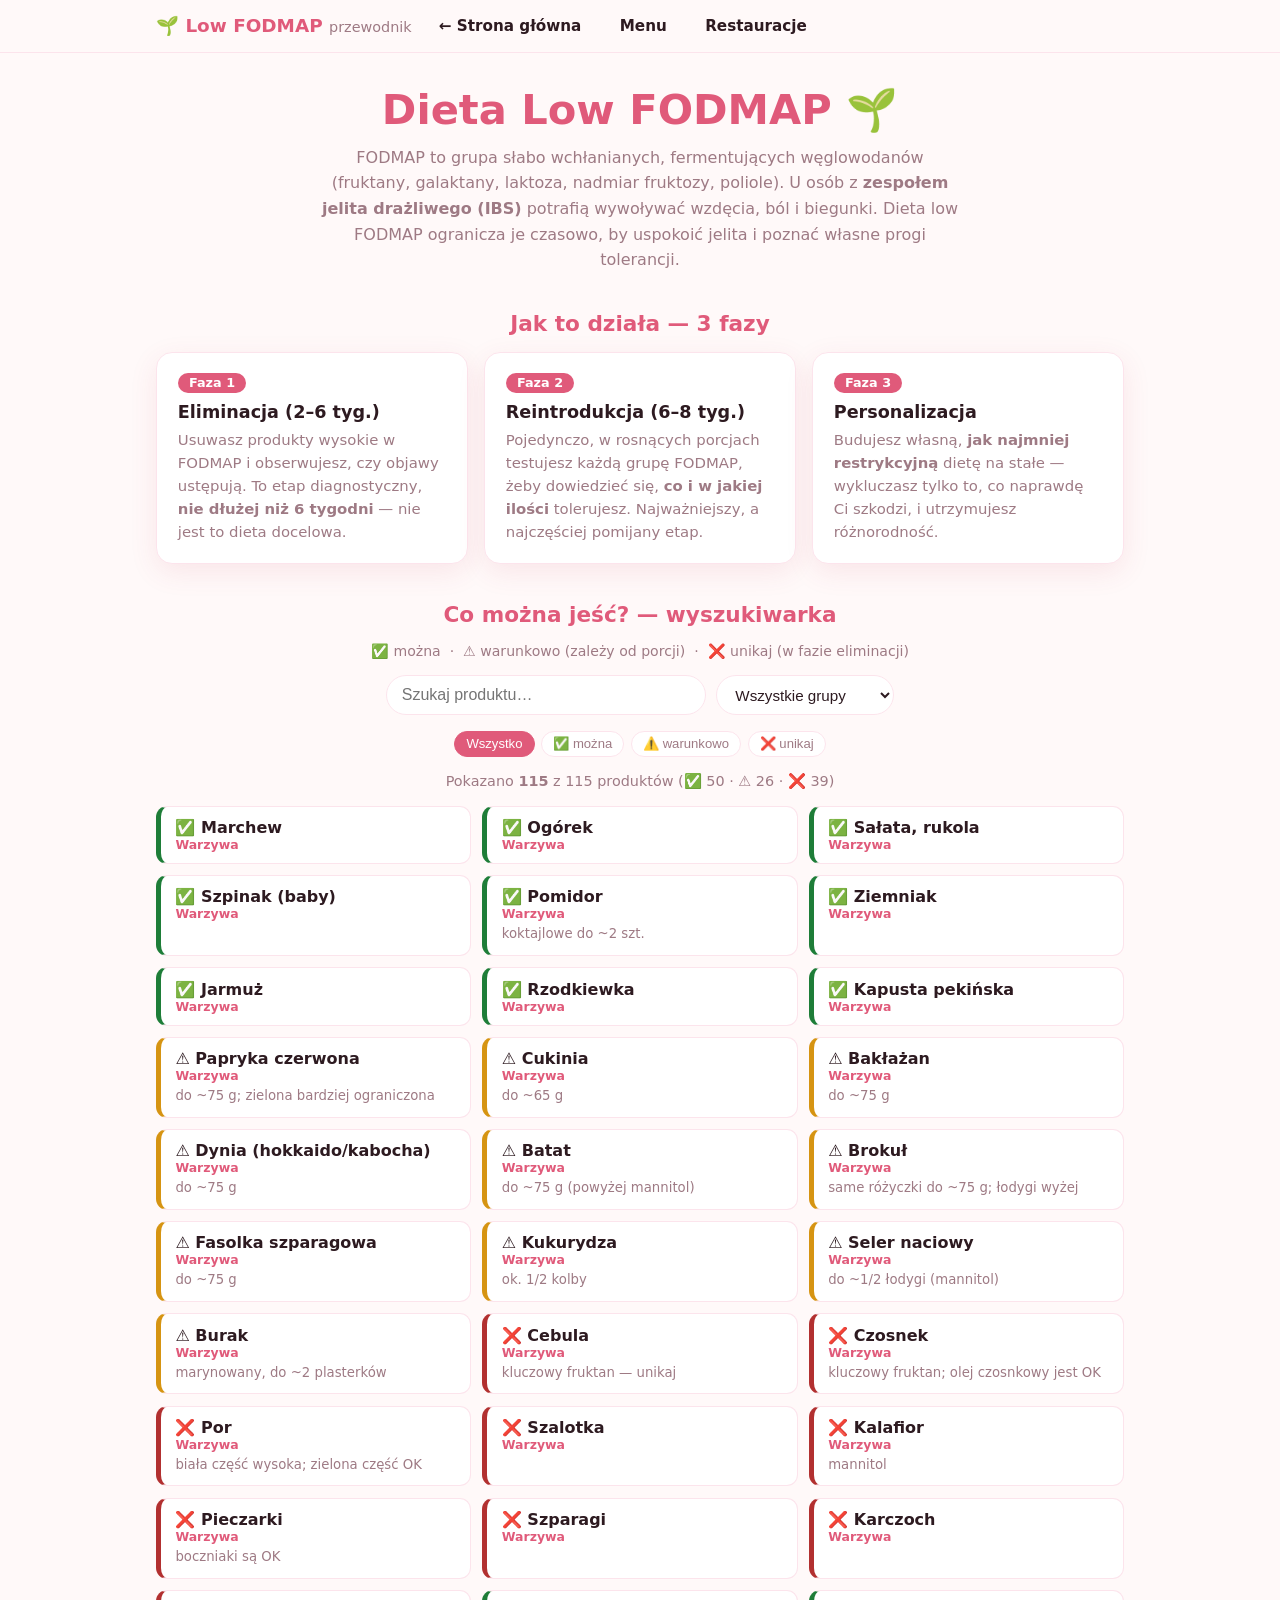
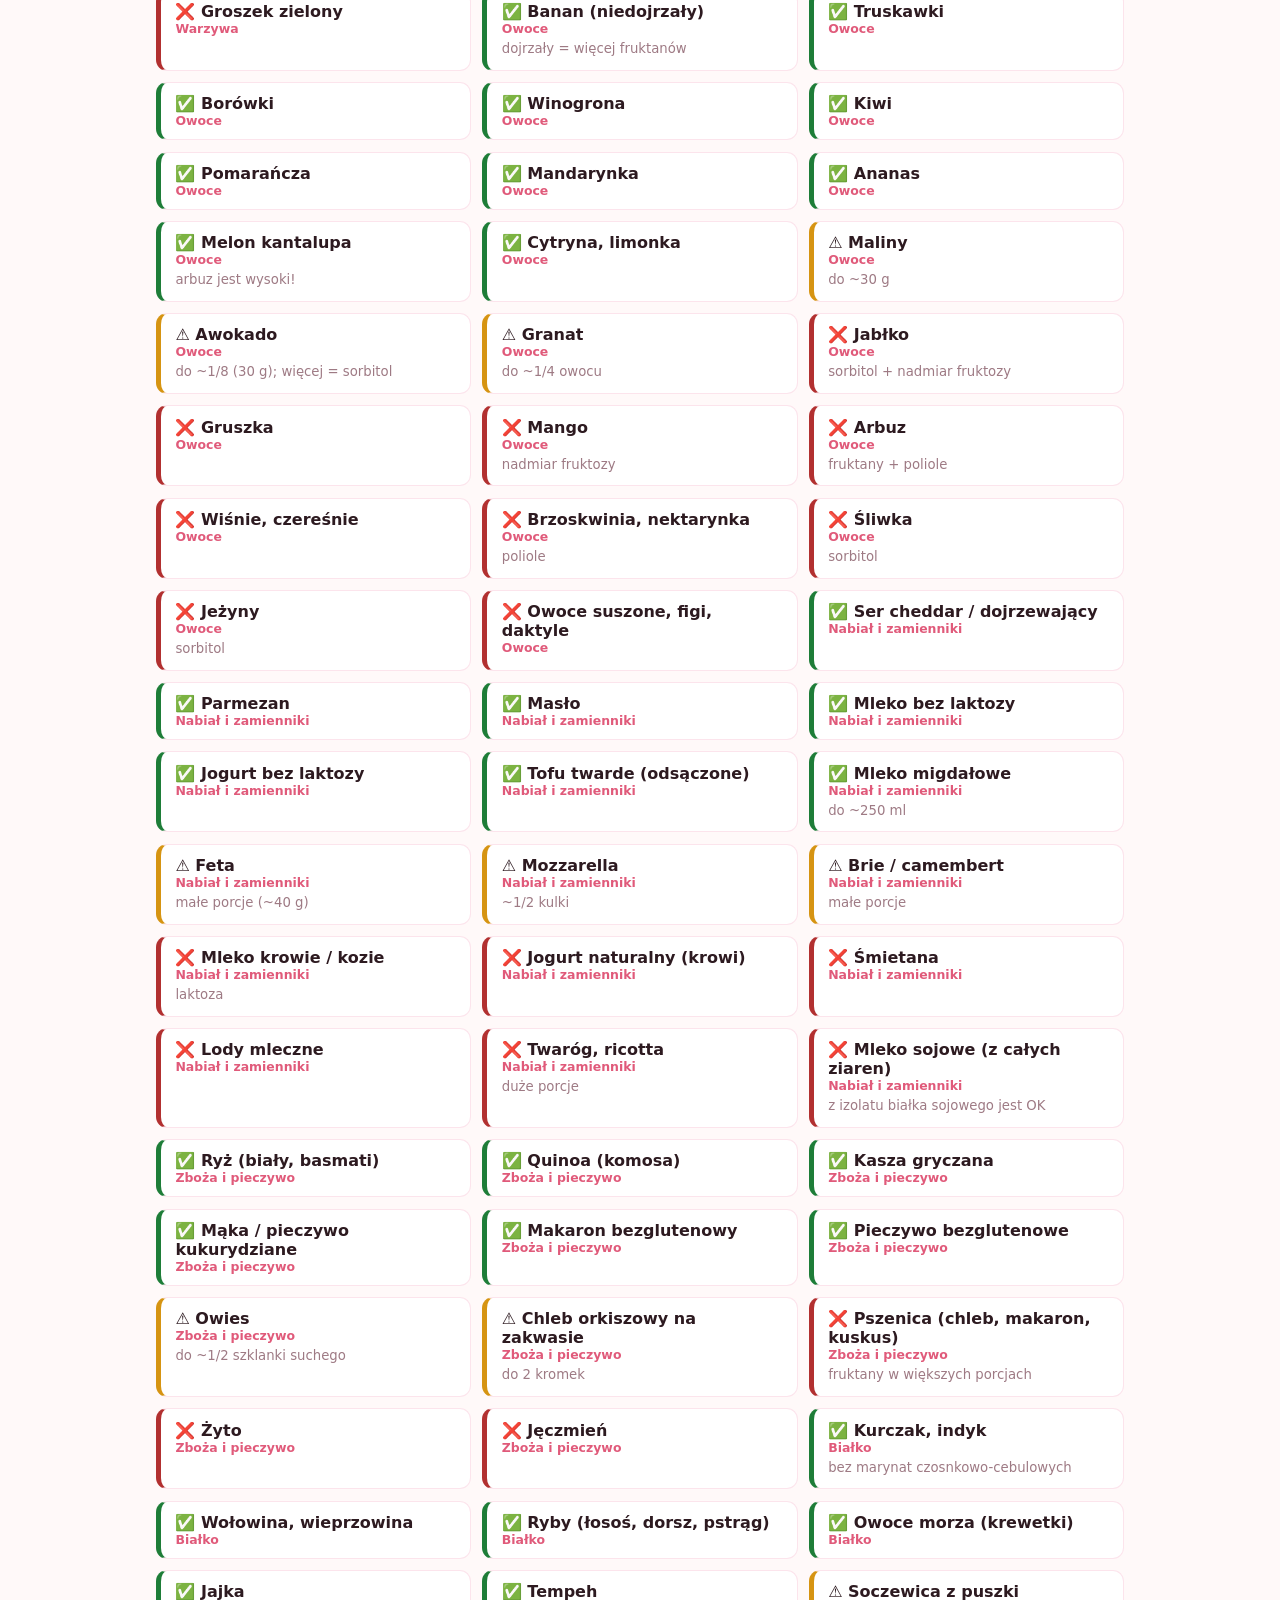
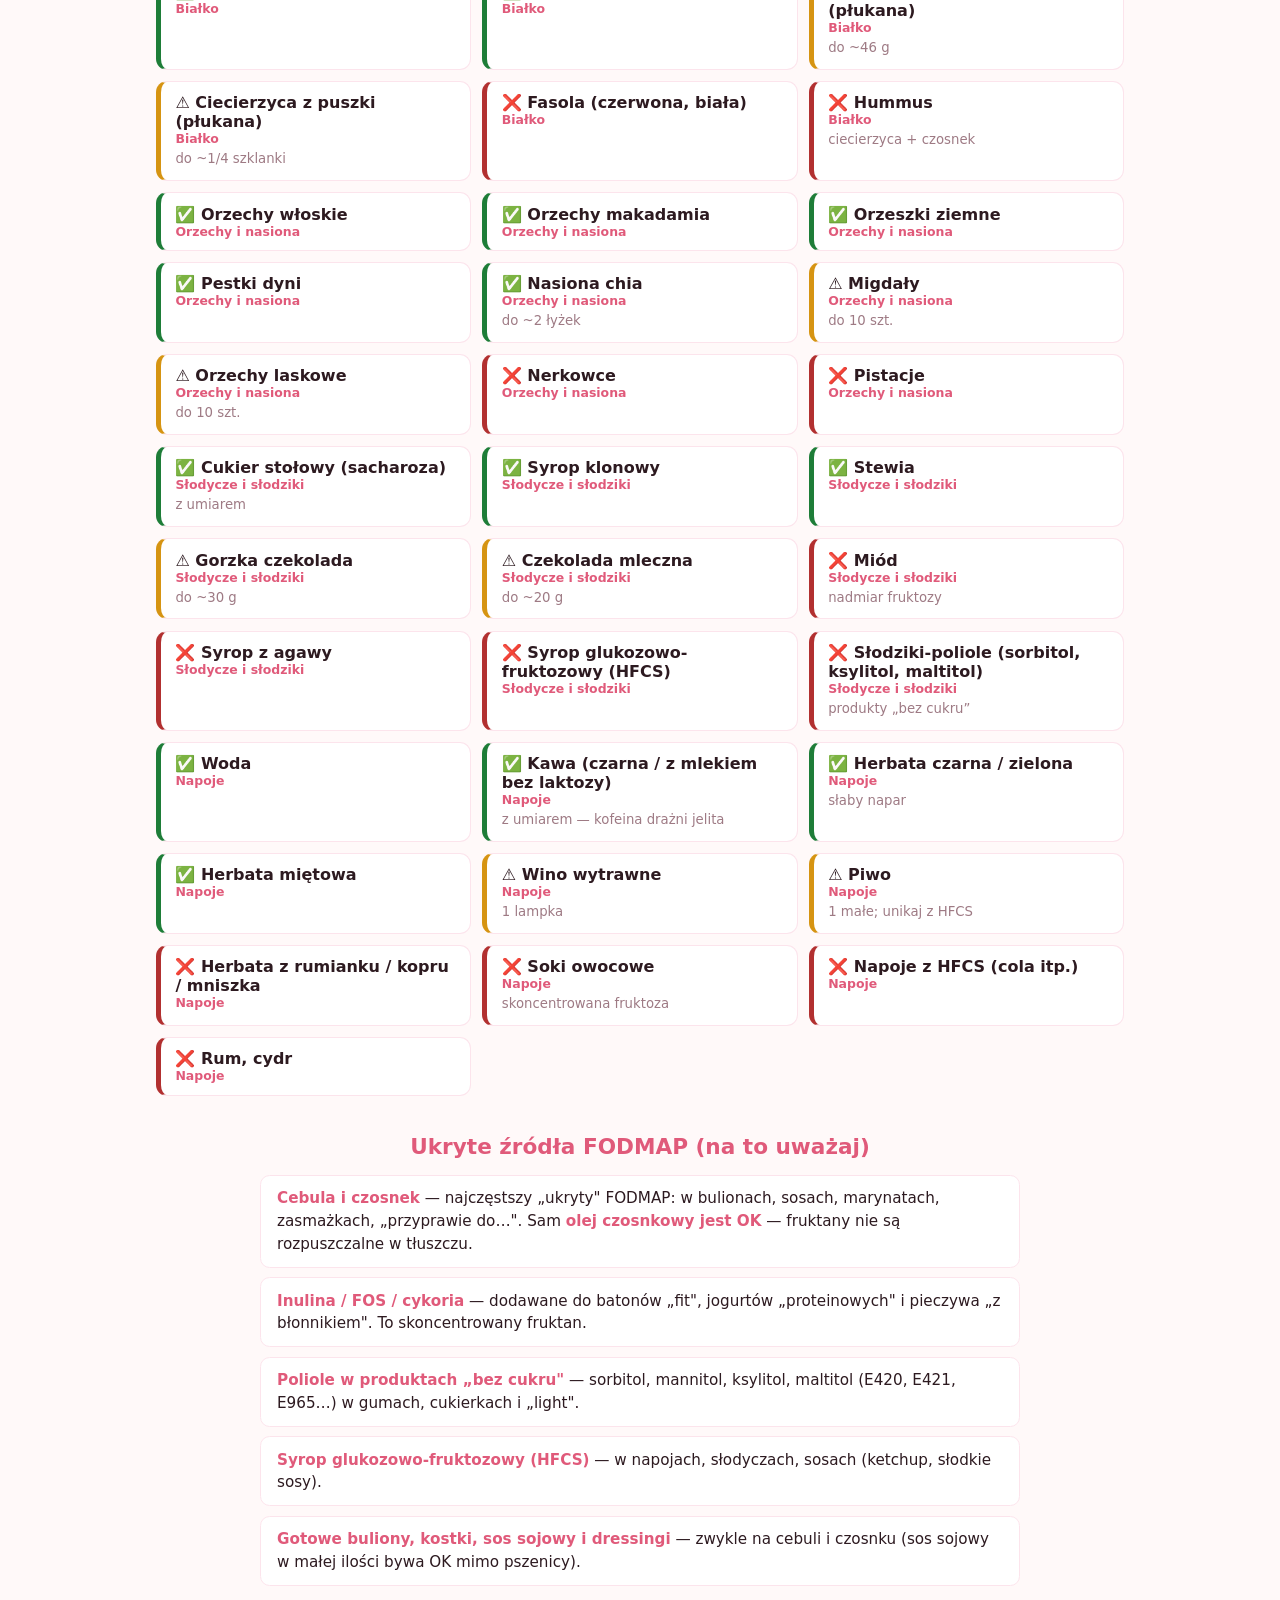
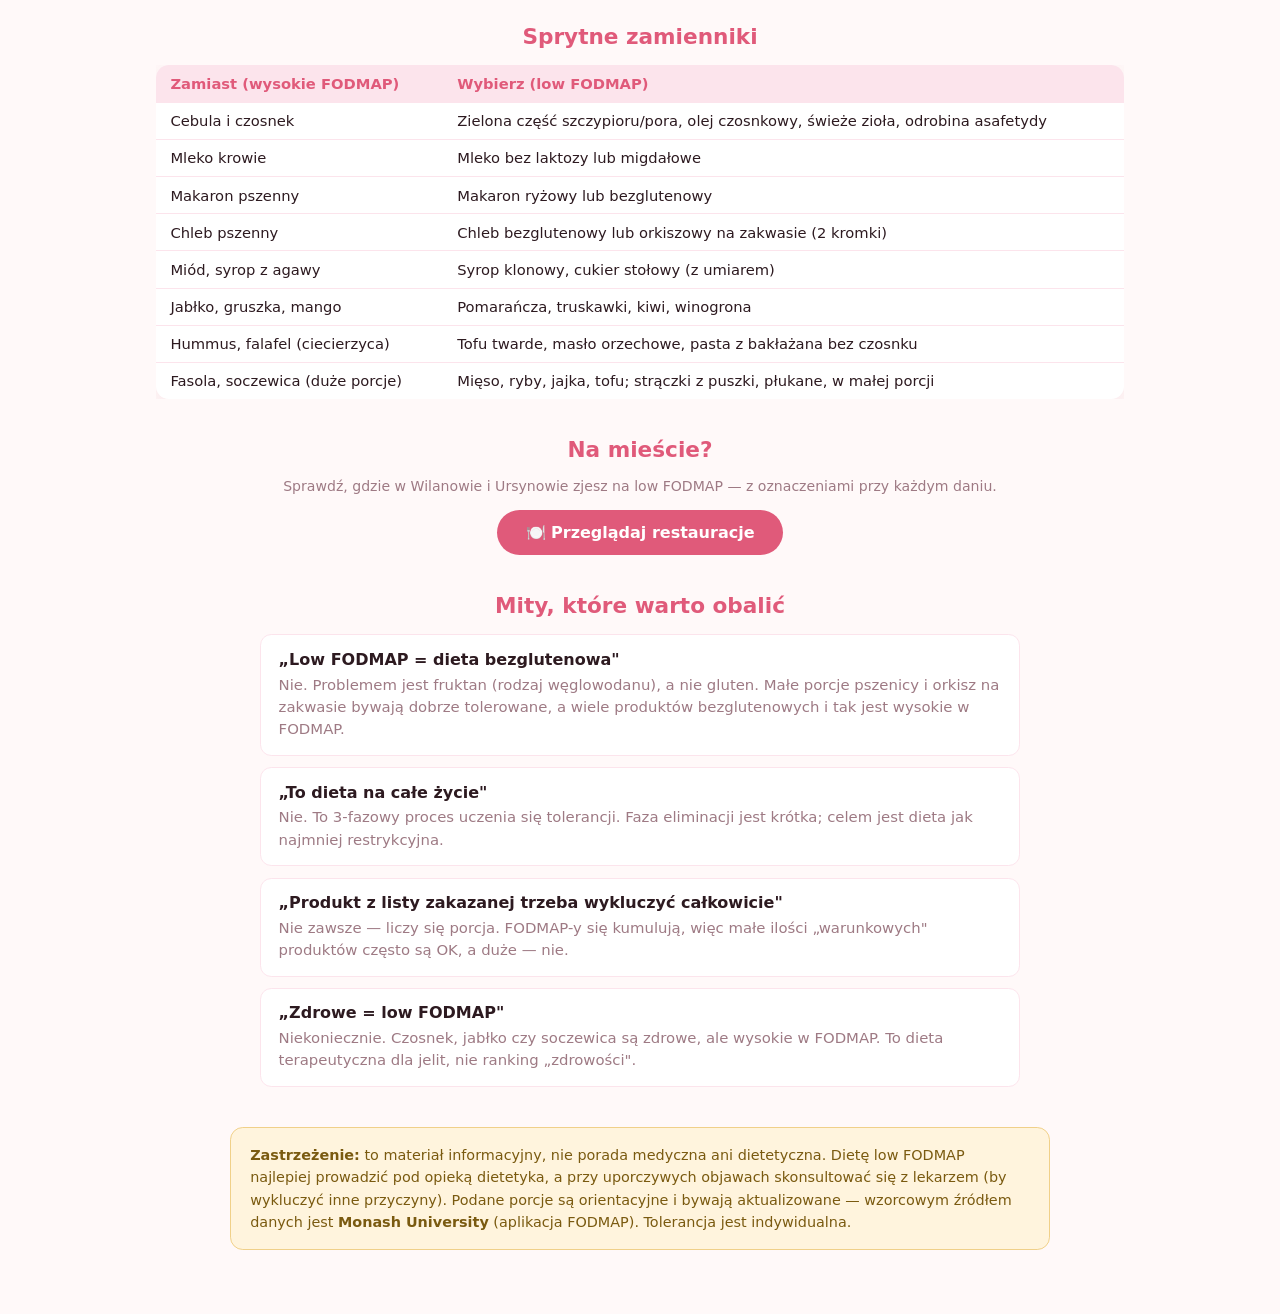
<file: low-fodmap/index.html>
<!doctype html>
<html lang="pl">
  <head>
    <meta charset="UTF-8" />
    <meta name="viewport" content="width=device-width, initial-scale=1.0" />
    <title>Dieta Low FODMAP — przewodnik</title>
    <link rel="stylesheet" href="../style.css" />
    <style>
      .r-nav { position: sticky; top: 0; z-index: 40; background: rgba(255,249,249,0.92);
               backdrop-filter: blur(8px); border-bottom: 1px solid var(--rose-lt); }
      .r-nav-inner { max-width: 1000px; margin: 0 auto; padding: 0.7rem 1rem; display: flex; align-items: center;
                     gap: 1rem; flex-wrap: wrap; }
      .r-brand { font-weight: 800; color: var(--rose); text-decoration: none; font-size: 1.15rem; }
      .r-brand span { font-weight: 400; color: var(--muted); font-size: 0.9rem; }
      .r-navlink { color: var(--text); text-decoration: none; font-weight: 600; font-size: 0.95rem;
                   padding: 0.35rem 0.7rem; border-radius: 100px; }
      .r-navlink:hover { background: var(--rose-lt); color: var(--rose); }
      .r-status-wrap { display: flex; align-items: center; gap: 0.4rem; flex-wrap: wrap; margin-left: auto; }
      .r-status-label { font-size: 0.82rem; font-weight: 700; color: var(--muted); text-transform: uppercase; letter-spacing: 0.04em; }
      .chips { display: flex; flex-wrap: wrap; gap: 0.4rem; }
      .chip { border: 1px solid var(--rose-lt); background: var(--card); color: var(--muted); border-radius: 100px;
              padding: 0.28rem 0.7rem; font-size: 0.82rem; cursor: pointer; transition: all 0.15s; }
      .chip:hover { border-color: var(--rose); }
      .chip.active { background: var(--rose); color: #fff; border-color: var(--rose); }

      .wrap { max-width: 1000px; margin: 0 auto; padding: 2rem 1rem 4rem; position: relative; z-index: 1; }
      .lead { text-align: center; margin-bottom: 2.2rem; }
      .lead h1 { color: var(--rose); font-size: clamp(1.8rem, 5vw, 2.6rem); }
      .lead p { color: var(--muted); max-width: 640px; margin: 0.7rem auto 0; line-height: 1.6; }

      .sec { margin: 2.4rem 0; }
      .sec h2 { color: var(--rose); font-size: 1.35rem; margin-bottom: 1rem; text-align: center; }

      .cards3 { display: grid; grid-template-columns: repeat(auto-fit, minmax(240px, 1fr)); gap: 1rem; }
      .pcard { background: var(--card); border: 1px solid var(--rose-lt); border-radius: 1rem; padding: 1.2rem 1.3rem; box-shadow: var(--shadow); }
      .pcard .step { display: inline-block; background: var(--rose); color: #fff; font-weight: 800; font-size: 0.8rem;
                     border-radius: 100px; padding: 0.15rem 0.7rem; margin-bottom: 0.6rem; }
      .pcard h3 { font-size: 1.1rem; margin-bottom: 0.4rem; }
      .pcard p { color: var(--muted); font-size: 0.93rem; line-height: 1.55; }

      /* Wyszukiwarka jedzenia */
      .finder-controls { display: flex; flex-wrap: wrap; gap: 0.6rem; justify-content: center; margin-bottom: 1rem; }
      .r-search { flex: 1 1 240px; max-width: 320px; padding: 0.6rem 0.9rem; border: 1px solid var(--rose-lt);
                  border-radius: 100px; font-size: 1rem; outline: none; }
      .r-search:focus { border-color: var(--rose); }
      .r-select { padding: 0.55rem 0.9rem; border: 1px solid var(--rose-lt); border-radius: 100px; font-size: 0.95rem;
                  background: var(--card); color: var(--text); cursor: pointer; outline: none; }
      .food-count { text-align: center; color: var(--muted); font-size: 0.9rem; margin-bottom: 1rem; }
      .food-grid { display: grid; grid-template-columns: repeat(auto-fill, minmax(240px, 1fr)); gap: 0.7rem; }
      .food { background: var(--card); border: 1px solid var(--rose-lt); border-left-width: 5px; border-radius: 0.7rem;
              padding: 0.7rem 0.9rem; }
      .food.ok { border-left-color: #1e7d38; }
      .food.maybe { border-left-color: #d69412; }
      .food.no { border-left-color: #b23030; }
      .food .fname { font-weight: 700; display: flex; align-items: center; gap: 0.4rem; }
      .food .fgroup { font-size: 0.78rem; color: var(--rose); font-weight: 600; }
      .food .fnote { font-size: 0.83rem; color: var(--muted); margin-top: 0.25rem; line-height: 1.4; }

      table.swaps { width: 100%; border-collapse: collapse; background: var(--card); border-radius: 0.8rem; overflow: hidden; box-shadow: var(--shadow); }
      table.swaps th, table.swaps td { padding: 0.6rem 0.9rem; text-align: left; border-bottom: 1px solid var(--rose-lt); font-size: 0.92rem; }
      table.swaps th { background: var(--rose-lt); color: var(--rose); }
      table.swaps tr:last-child td { border-bottom: none; }
      .table-scroll { overflow-x: auto; }

      ul.plain { list-style: none; padding: 0; max-width: 760px; margin: 0 auto; }
      ul.plain li { background: var(--card); border: 1px solid var(--rose-lt); border-radius: 0.6rem;
                    padding: 0.7rem 1rem; margin-bottom: 0.6rem; line-height: 1.5; font-size: 0.95rem; }
      ul.plain li strong { color: var(--rose); }

      .myth { display: grid; gap: 0.7rem; max-width: 760px; margin: 0 auto; }
      .myth .m { background: var(--card); border: 1px solid var(--rose-lt); border-radius: 0.7rem; padding: 0.9rem 1.1rem; }
      .myth .m .q { font-weight: 700; }
      .myth .m .a { color: var(--muted); font-size: 0.93rem; margin-top: 0.3rem; line-height: 1.5; }

      .cta { text-align: center; }
      .cta a { display: inline-block; background: var(--rose); color: #fff; text-decoration: none; font-weight: 700;
               padding: 0.8rem 1.8rem; border-radius: 100px; }
      .cta a:hover { background: #c0325a; }

      .disclaimer { background: #fff4dd; border: 1px solid #f0d089; border-radius: 0.8rem; padding: 1rem 1.2rem;
                    color: #7a5a10; font-size: 0.9rem; line-height: 1.55; max-width: 820px; margin: 2.5rem auto 0; }
      .legend-inline { text-align: center; color: var(--muted); font-size: 0.88rem; margin-bottom: 1rem; }
    </style>
  </head>
  <body>
    <div class="hearts-bg" aria-hidden="true" id="hearts-bg"></div>

    <nav class="r-nav">
      <div class="r-nav-inner">
        <a class="r-brand" href="../index.html">🌱 Low FODMAP <span>przewodnik</span></a>
        <a class="r-navlink" href="../index.html">← Strona główna</a>
        <a class="r-navlink" href="../menu/index.html">Menu</a>
        <a class="r-navlink" href="../restauracje/index.html">Restauracje</a>
      </div>
    </nav>

    <div class="wrap">
      <div class="lead">
        <h1>Dieta Low FODMAP 🌱</h1>
        <p>FODMAP to grupa słabo wchłanianych, fermentujących węglowodanów (fruktany, galaktany,
           laktoza, nadmiar fruktozy, poliole). U osób z <strong>zespołem jelita drażliwego (IBS)</strong>
           potrafią wywoływać wzdęcia, ból i biegunki. Dieta low FODMAP ogranicza je czasowo,
           by uspokoić jelita i poznać własne progi tolerancji.</p>
      </div>

      <!-- FAZY -->
      <section class="sec">
        <h2>Jak to działa — 3 fazy</h2>
        <div class="cards3">
          <div class="pcard">
            <span class="step">Faza 1</span>
            <h3>Eliminacja (2–6 tyg.)</h3>
            <p>Usuwasz produkty wysokie w FODMAP i obserwujesz, czy objawy ustępują. To etap
               diagnostyczny, <strong>nie dłużej niż 6 tygodni</strong> — nie jest to dieta docelowa.</p>
          </div>
          <div class="pcard">
            <span class="step">Faza 2</span>
            <h3>Reintrodukcja (6–8 tyg.)</h3>
            <p>Pojedynczo, w rosnących porcjach testujesz każdą grupę FODMAP, żeby dowiedzieć się,
               <strong>co i w jakiej ilości</strong> tolerujesz. Najważniejszy, a najczęściej pomijany etap.</p>
          </div>
          <div class="pcard">
            <span class="step">Faza 3</span>
            <h3>Personalizacja</h3>
            <p>Budujesz własną, <strong>jak najmniej restrykcyjną</strong> dietę na stałe — wykluczasz tylko to,
               co naprawdę Ci szkodzi, i utrzymujesz różnorodność.</p>
          </div>
        </div>
      </section>

      <!-- WYSZUKIWARKA JEDZENIA -->
      <section class="sec" id="finder">
        <h2>Co można jeść? — wyszukiwarka</h2>
        <p class="legend-inline">✅ można &nbsp;·&nbsp; ⚠️ warunkowo (zależy od porcji) &nbsp;·&nbsp; ❌ unikaj (w fazie eliminacji)</p>
        <div class="finder-controls">
          <input type="search" class="r-search" id="food-search" placeholder="Szukaj produktu…" />
          <select class="r-select" id="group-select" aria-label="Grupa produktów"></select>
        </div>
        <div class="chips" id="status-chips" style="justify-content:center; margin-bottom:1rem;"></div>
        <div class="food-count" id="food-count"></div>
        <div class="food-grid" id="food-grid"></div>
      </section>

      <!-- UKRYTE ŹRÓDŁA -->
      <section class="sec">
        <h2>Ukryte źródła FODMAP (na to uważaj)</h2>
        <ul class="plain">
          <li><strong>Cebula i czosnek</strong> — najczęstszy „ukryty" FODMAP: w bulionach, sosach, marynatach,
              zasmażkach, „przyprawie do…". Sam <strong>olej czosnkowy jest OK</strong> — fruktany nie są rozpuszczalne w tłuszczu.</li>
          <li><strong>Inulina / FOS / cykoria</strong> — dodawane do batonów „fit", jogurtów „proteinowych" i pieczywa
              „z błonnikiem". To skoncentrowany fruktan.</li>
          <li><strong>Poliole w produktach „bez cukru"</strong> — sorbitol, mannitol, ksylitol, maltitol (E420, E421,
              E965…) w gumach, cukierkach i „light".</li>
          <li><strong>Syrop glukozowo-fruktozowy (HFCS)</strong> — w napojach, słodyczach, sosach (ketchup, słodkie sosy).</li>
          <li><strong>Gotowe buliony, kostki, sos sojowy i dressingi</strong> — zwykle na cebuli i czosnku
              (sos sojowy w małej ilości bywa OK mimo pszenicy).</li>
        </ul>
      </section>

      <!-- ZAMIENNIKI -->
      <section class="sec">
        <h2>Sprytne zamienniki</h2>
        <div class="table-scroll">
          <table class="swaps">
            <tr><th>Zamiast (wysokie FODMAP)</th><th>Wybierz (low FODMAP)</th></tr>
            <tr><td>Cebula i czosnek</td><td>Zielona część szczypioru/pora, olej czosnkowy, świeże zioła, odrobina asafetydy</td></tr>
            <tr><td>Mleko krowie</td><td>Mleko bez laktozy lub migdałowe</td></tr>
            <tr><td>Makaron pszenny</td><td>Makaron ryżowy lub bezglutenowy</td></tr>
            <tr><td>Chleb pszenny</td><td>Chleb bezglutenowy lub orkiszowy na zakwasie (2 kromki)</td></tr>
            <tr><td>Miód, syrop z agawy</td><td>Syrop klonowy, cukier stołowy (z umiarem)</td></tr>
            <tr><td>Jabłko, gruszka, mango</td><td>Pomarańcza, truskawki, kiwi, winogrona</td></tr>
            <tr><td>Hummus, falafel (ciecierzyca)</td><td>Tofu twarde, masło orzechowe, pasta z bakłażana bez czosnku</td></tr>
            <tr><td>Fasola, soczewica (duże porcje)</td><td>Mięso, ryby, jajka, tofu; strączki z puszki, płukane, w małej porcji</td></tr>
          </table>
        </div>
      </section>

      <!-- JEDZENIE NA MIEŚCIE -->
      <section class="sec cta">
        <h2>Na mieście?</h2>
        <p class="legend-inline">Sprawdź, gdzie w Wilanowie i Ursynowie zjesz na low FODMAP — z oznaczeniami przy każdym daniu.</p>
        <a href="../restauracje/index.html">🍽️ Przeglądaj restauracje</a>
      </section>

      <!-- MITY -->
      <section class="sec">
        <h2>Mity, które warto obalić</h2>
        <div class="myth">
          <div class="m"><div class="q">„Low FODMAP = dieta bezglutenowa"</div>
            <div class="a">Nie. Problemem jest fruktan (rodzaj węglowodanu), a nie gluten. Małe porcje pszenicy i
              orkisz na zakwasie bywają dobrze tolerowane, a wiele produktów bezglutenowych i tak jest wysokie w FODMAP.</div></div>
          <div class="m"><div class="q">„To dieta na całe życie"</div>
            <div class="a">Nie. To 3-fazowy proces uczenia się tolerancji. Faza eliminacji jest krótka; celem jest
              dieta jak najmniej restrykcyjna.</div></div>
          <div class="m"><div class="q">„Produkt z listy zakazanej trzeba wykluczyć całkowicie"</div>
            <div class="a">Nie zawsze — liczy się porcja. FODMAP-y się kumulują, więc małe ilości „warunkowych"
              produktów często są OK, a duże — nie.</div></div>
          <div class="m"><div class="q">„Zdrowe = low FODMAP"</div>
            <div class="a">Niekoniecznie. Czosnek, jabłko czy soczewica są zdrowe, ale wysokie w FODMAP. To dieta
              terapeutyczna dla jelit, nie ranking „zdrowości".</div></div>
        </div>
      </section>

      <div class="disclaimer">
        <strong>Zastrzeżenie:</strong> to materiał informacyjny, nie porada medyczna ani dietetyczna. Dietę low FODMAP
        najlepiej prowadzić pod opieką dietetyka, a przy uporczywych objawach skonsultować się z lekarzem (by wykluczyć
        inne przyczyny). Podane porcje są orientacyjne i bywają aktualizowane — wzorcowym źródłem danych jest
        <strong>Monash University</strong> (aplikacja FODMAP). Tolerancja jest indywidualna.
      </div>
    </div>

    <script>
      // status: ok = ✅ można, maybe = ⚠️ warunkowo, no = ❌ unikaj
      const FOODS = [
        // Warzywa
        {n:"Marchew", g:"Warzywa", s:"ok"},
        {n:"Ogórek", g:"Warzywa", s:"ok"},
        {n:"Sałata, rukola", g:"Warzywa", s:"ok"},
        {n:"Szpinak (baby)", g:"Warzywa", s:"ok"},
        {n:"Pomidor", g:"Warzywa", s:"ok", note:"koktajlowe do ~2 szt."},
        {n:"Ziemniak", g:"Warzywa", s:"ok"},
        {n:"Jarmuż", g:"Warzywa", s:"ok"},
        {n:"Rzodkiewka", g:"Warzywa", s:"ok"},
        {n:"Kapusta pekińska", g:"Warzywa", s:"ok"},
        {n:"Papryka czerwona", g:"Warzywa", s:"maybe", note:"do ~75 g; zielona bardziej ograniczona"},
        {n:"Cukinia", g:"Warzywa", s:"maybe", note:"do ~65 g"},
        {n:"Bakłażan", g:"Warzywa", s:"maybe", note:"do ~75 g"},
        {n:"Dynia (hokkaido/kabocha)", g:"Warzywa", s:"maybe", note:"do ~75 g"},
        {n:"Batat", g:"Warzywa", s:"maybe", note:"do ~75 g (powyżej mannitol)"},
        {n:"Brokuł", g:"Warzywa", s:"maybe", note:"same różyczki do ~75 g; łodygi wyżej"},
        {n:"Fasolka szparagowa", g:"Warzywa", s:"maybe", note:"do ~75 g"},
        {n:"Kukurydza", g:"Warzywa", s:"maybe", note:"ok. 1/2 kolby"},
        {n:"Seler naciowy", g:"Warzywa", s:"maybe", note:"do ~1/2 łodygi (mannitol)"},
        {n:"Burak", g:"Warzywa", s:"maybe", note:"marynowany, do ~2 plasterków"},
        {n:"Cebula", g:"Warzywa", s:"no", note:"kluczowy fruktan — unikaj"},
        {n:"Czosnek", g:"Warzywa", s:"no", note:"kluczowy fruktan; olej czosnkowy jest OK"},
        {n:"Por", g:"Warzywa", s:"no", note:"biała część wysoka; zielona część OK"},
        {n:"Szalotka", g:"Warzywa", s:"no"},
        {n:"Kalafior", g:"Warzywa", s:"no", note:"mannitol"},
        {n:"Pieczarki", g:"Warzywa", s:"no", note:"boczniaki są OK"},
        {n:"Szparagi", g:"Warzywa", s:"no"},
        {n:"Karczoch", g:"Warzywa", s:"no"},
        {n:"Groszek zielony", g:"Warzywa", s:"no"},

        // Owoce
        {n:"Banan (niedojrzały)", g:"Owoce", s:"ok", note:"dojrzały = więcej fruktanów"},
        {n:"Truskawki", g:"Owoce", s:"ok"},
        {n:"Borówki", g:"Owoce", s:"ok"},
        {n:"Winogrona", g:"Owoce", s:"ok"},
        {n:"Kiwi", g:"Owoce", s:"ok"},
        {n:"Pomarańcza", g:"Owoce", s:"ok"},
        {n:"Mandarynka", g:"Owoce", s:"ok"},
        {n:"Ananas", g:"Owoce", s:"ok"},
        {n:"Melon kantalupa", g:"Owoce", s:"ok", note:"arbuz jest wysoki!"},
        {n:"Cytryna, limonka", g:"Owoce", s:"ok"},
        {n:"Maliny", g:"Owoce", s:"maybe", note:"do ~30 g"},
        {n:"Awokado", g:"Owoce", s:"maybe", note:"do ~1/8 (30 g); więcej = sorbitol"},
        {n:"Granat", g:"Owoce", s:"maybe", note:"do ~1/4 owocu"},
        {n:"Jabłko", g:"Owoce", s:"no", note:"sorbitol + nadmiar fruktozy"},
        {n:"Gruszka", g:"Owoce", s:"no"},
        {n:"Mango", g:"Owoce", s:"no", note:"nadmiar fruktozy"},
        {n:"Arbuz", g:"Owoce", s:"no", note:"fruktany + poliole"},
        {n:"Wiśnie, czereśnie", g:"Owoce", s:"no"},
        {n:"Brzoskwinia, nektarynka", g:"Owoce", s:"no", note:"poliole"},
        {n:"Śliwka", g:"Owoce", s:"no", note:"sorbitol"},
        {n:"Jeżyny", g:"Owoce", s:"no", note:"sorbitol"},
        {n:"Owoce suszone, figi, daktyle", g:"Owoce", s:"no"},

        // Nabiał i zamienniki
        {n:"Ser cheddar / dojrzewający", g:"Nabiał i zamienniki", s:"ok"},
        {n:"Parmezan", g:"Nabiał i zamienniki", s:"ok"},
        {n:"Masło", g:"Nabiał i zamienniki", s:"ok"},
        {n:"Mleko bez laktozy", g:"Nabiał i zamienniki", s:"ok"},
        {n:"Jogurt bez laktozy", g:"Nabiał i zamienniki", s:"ok"},
        {n:"Tofu twarde (odsączone)", g:"Nabiał i zamienniki", s:"ok"},
        {n:"Mleko migdałowe", g:"Nabiał i zamienniki", s:"ok", note:"do ~250 ml"},
        {n:"Feta", g:"Nabiał i zamienniki", s:"maybe", note:"małe porcje (~40 g)"},
        {n:"Mozzarella", g:"Nabiał i zamienniki", s:"maybe", note:"~1/2 kulki"},
        {n:"Brie / camembert", g:"Nabiał i zamienniki", s:"maybe", note:"małe porcje"},
        {n:"Mleko krowie / kozie", g:"Nabiał i zamienniki", s:"no", note:"laktoza"},
        {n:"Jogurt naturalny (krowi)", g:"Nabiał i zamienniki", s:"no"},
        {n:"Śmietana", g:"Nabiał i zamienniki", s:"no"},
        {n:"Lody mleczne", g:"Nabiał i zamienniki", s:"no"},
        {n:"Twaróg, ricotta", g:"Nabiał i zamienniki", s:"no", note:"duże porcje"},
        {n:"Mleko sojowe (z całych ziaren)", g:"Nabiał i zamienniki", s:"no", note:"z izolatu białka sojowego jest OK"},

        // Zboża i pieczywo
        {n:"Ryż (biały, basmati)", g:"Zboża i pieczywo", s:"ok"},
        {n:"Quinoa (komosa)", g:"Zboża i pieczywo", s:"ok"},
        {n:"Kasza gryczana", g:"Zboża i pieczywo", s:"ok"},
        {n:"Mąka / pieczywo kukurydziane", g:"Zboża i pieczywo", s:"ok"},
        {n:"Makaron bezglutenowy", g:"Zboża i pieczywo", s:"ok"},
        {n:"Pieczywo bezglutenowe", g:"Zboża i pieczywo", s:"ok"},
        {n:"Owies", g:"Zboża i pieczywo", s:"maybe", note:"do ~1/2 szklanki suchego"},
        {n:"Chleb orkiszowy na zakwasie", g:"Zboża i pieczywo", s:"maybe", note:"do 2 kromek"},
        {n:"Pszenica (chleb, makaron, kuskus)", g:"Zboża i pieczywo", s:"no", note:"fruktany w większych porcjach"},
        {n:"Żyto", g:"Zboża i pieczywo", s:"no"},
        {n:"Jęczmień", g:"Zboża i pieczywo", s:"no"},

        // Białko
        {n:"Kurczak, indyk", g:"Białko", s:"ok", note:"bez marynat czosnkowo-cebulowych"},
        {n:"Wołowina, wieprzowina", g:"Białko", s:"ok"},
        {n:"Ryby (łosoś, dorsz, pstrąg)", g:"Białko", s:"ok"},
        {n:"Owoce morza (krewetki)", g:"Białko", s:"ok"},
        {n:"Jajka", g:"Białko", s:"ok"},
        {n:"Tempeh", g:"Białko", s:"ok"},
        {n:"Soczewica z puszki (płukana)", g:"Białko", s:"maybe", note:"do ~46 g"},
        {n:"Ciecierzyca z puszki (płukana)", g:"Białko", s:"maybe", note:"do ~1/4 szklanki"},
        {n:"Fasola (czerwona, biała)", g:"Białko", s:"no"},
        {n:"Hummus", g:"Białko", s:"no", note:"ciecierzyca + czosnek"},

        // Orzechy i nasiona
        {n:"Orzechy włoskie", g:"Orzechy i nasiona", s:"ok"},
        {n:"Orzechy makadamia", g:"Orzechy i nasiona", s:"ok"},
        {n:"Orzeszki ziemne", g:"Orzechy i nasiona", s:"ok"},
        {n:"Pestki dyni", g:"Orzechy i nasiona", s:"ok"},
        {n:"Nasiona chia", g:"Orzechy i nasiona", s:"ok", note:"do ~2 łyżek"},
        {n:"Migdały", g:"Orzechy i nasiona", s:"maybe", note:"do 10 szt."},
        {n:"Orzechy laskowe", g:"Orzechy i nasiona", s:"maybe", note:"do 10 szt."},
        {n:"Nerkowce", g:"Orzechy i nasiona", s:"no"},
        {n:"Pistacje", g:"Orzechy i nasiona", s:"no"},

        // Słodycze i słodziki
        {n:"Cukier stołowy (sacharoza)", g:"Słodycze i słodziki", s:"ok", note:"z umiarem"},
        {n:"Syrop klonowy", g:"Słodycze i słodziki", s:"ok"},
        {n:"Stewia", g:"Słodycze i słodziki", s:"ok"},
        {n:"Gorzka czekolada", g:"Słodycze i słodziki", s:"maybe", note:"do ~30 g"},
        {n:"Czekolada mleczna", g:"Słodycze i słodziki", s:"maybe", note:"do ~20 g"},
        {n:"Miód", g:"Słodycze i słodziki", s:"no", note:"nadmiar fruktozy"},
        {n:"Syrop z agawy", g:"Słodycze i słodziki", s:"no"},
        {n:"Syrop glukozowo-fruktozowy (HFCS)", g:"Słodycze i słodziki", s:"no"},
        {n:"Słodziki-poliole (sorbitol, ksylitol, maltitol)", g:"Słodycze i słodziki", s:"no", note:"produkty „bez cukru”"},

        // Napoje
        {n:"Woda", g:"Napoje", s:"ok"},
        {n:"Kawa (czarna / z mlekiem bez laktozy)", g:"Napoje", s:"ok", note:"z umiarem — kofeina drażni jelita"},
        {n:"Herbata czarna / zielona", g:"Napoje", s:"ok", note:"słaby napar"},
        {n:"Herbata miętowa", g:"Napoje", s:"ok"},
        {n:"Wino wytrawne", g:"Napoje", s:"maybe", note:"1 lampka"},
        {n:"Piwo", g:"Napoje", s:"maybe", note:"1 małe; unikaj z HFCS"},
        {n:"Herbata z rumianku / kopru / mniszka", g:"Napoje", s:"no"},
        {n:"Soki owocowe", g:"Napoje", s:"no", note:"skoncentrowana fruktoza"},
        {n:"Napoje z HFCS (cola itp.)", g:"Napoje", s:"no"},
        {n:"Rum, cydr", g:"Napoje", s:"no"}
      ];

      const SMAP = { ok:["ok","✅"], maybe:["maybe","⚠️"], no:["no","❌"] };
      let fStatus = "all", fGroup = "all", fQuery = "";

      const groupSelect = document.getElementById("group-select");
      const groups = [...new Set(FOODS.map(f => f.g))];
      groupSelect.innerHTML = `<option value="all">Wszystkie grupy</option>` +
        groups.map(g => `<option value="${g}">${g}</option>`).join("");
      groupSelect.onchange = () => { fGroup = groupSelect.value; renderFoods(); };

      function renderStatusChips() {
        const box = document.getElementById("status-chips");
        box.innerHTML = "";
        [["all","Wszystko"],["ok","✅ można"],["maybe","⚠️ warunkowo"],["no","❌ unikaj"]]
          .forEach(([val, label]) => {
            const b = document.createElement("button");
            b.className = "chip" + (val === fStatus ? " active" : "");
            b.textContent = label;
            b.onclick = () => { fStatus = val; renderFoods(); renderStatusChips(); };
            box.appendChild(b);
          });
      }

      function esc(s){ return String(s).replace(/&/g,"&amp;").replace(/</g,"&lt;").replace(/>/g,"&gt;"); }

      function renderFoods() {
        const q = fQuery.trim().toLowerCase();
        const list = FOODS.filter(f =>
          (fStatus === "all" || f.s === fStatus) &&
          (fGroup === "all" || f.g === fGroup) &&
          (q === "" || f.n.toLowerCase().includes(q) || f.g.toLowerCase().includes(q))
        );
        const grid = document.getElementById("food-grid");
        grid.innerHTML = "";
        list.forEach(f => {
          const [cls, icon] = SMAP[f.s];
          const el = document.createElement("div");
          el.className = "food " + cls;
          el.innerHTML =
            `<div class="fname">${icon} ${esc(f.n)}</div>` +
            `<div class="fgroup">${esc(f.g)}</div>` +
            (f.note ? `<div class="fnote">${esc(f.note)}</div>` : "");
          grid.appendChild(el);
        });
        const c = document.getElementById("food-count");
        const okN = FOODS.filter(f=>f.s==="ok").length, mN = FOODS.filter(f=>f.s==="maybe").length, nN = FOODS.filter(f=>f.s==="no").length;
        c.innerHTML = `Pokazano <strong>${list.length}</strong> z ${FOODS.length} produktów ` +
          `(✅ ${okN} · ⚠️ ${mN} · ❌ ${nN})`;
      }

      document.getElementById("food-search").addEventListener("input", (e) => { fQuery = e.target.value; renderFoods(); });

      renderStatusChips();
      renderFoods();
    </script>
    <script src="../hearts.js"></script>
  </body>
</html>
</file>
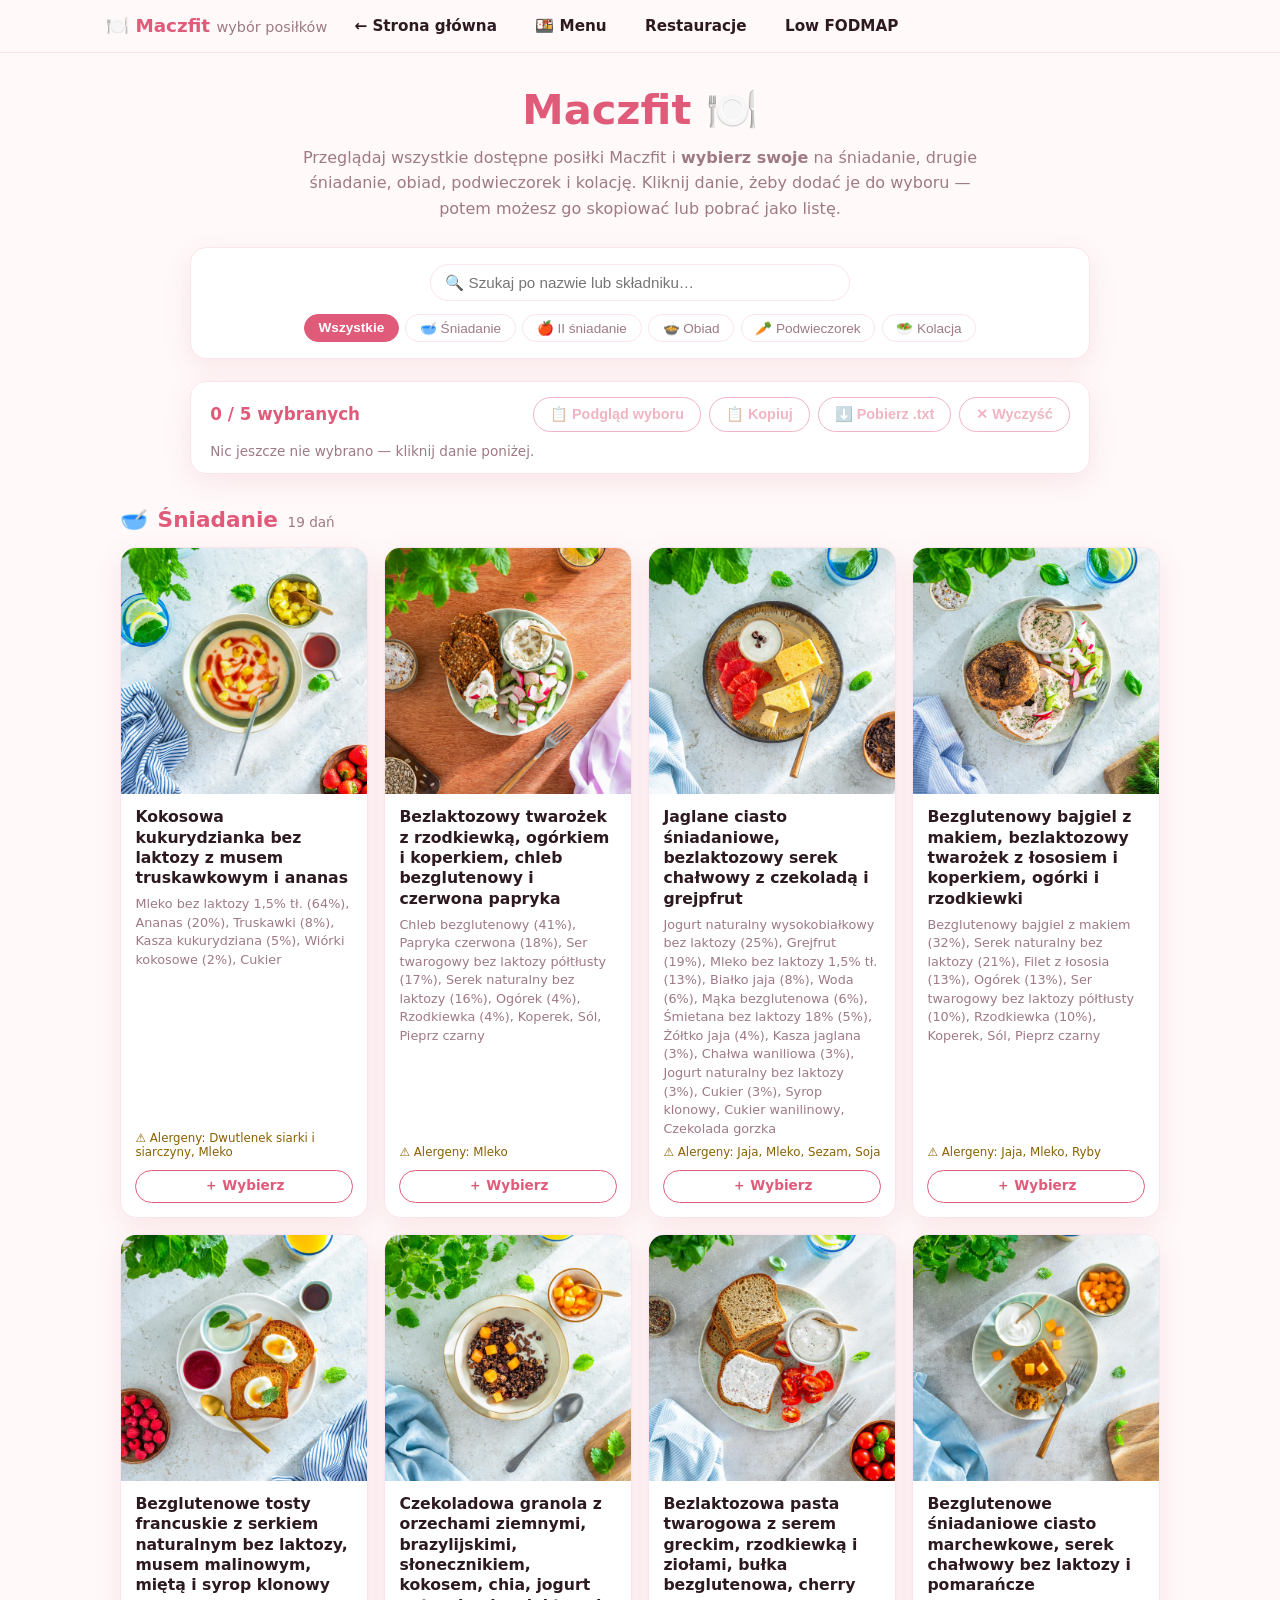
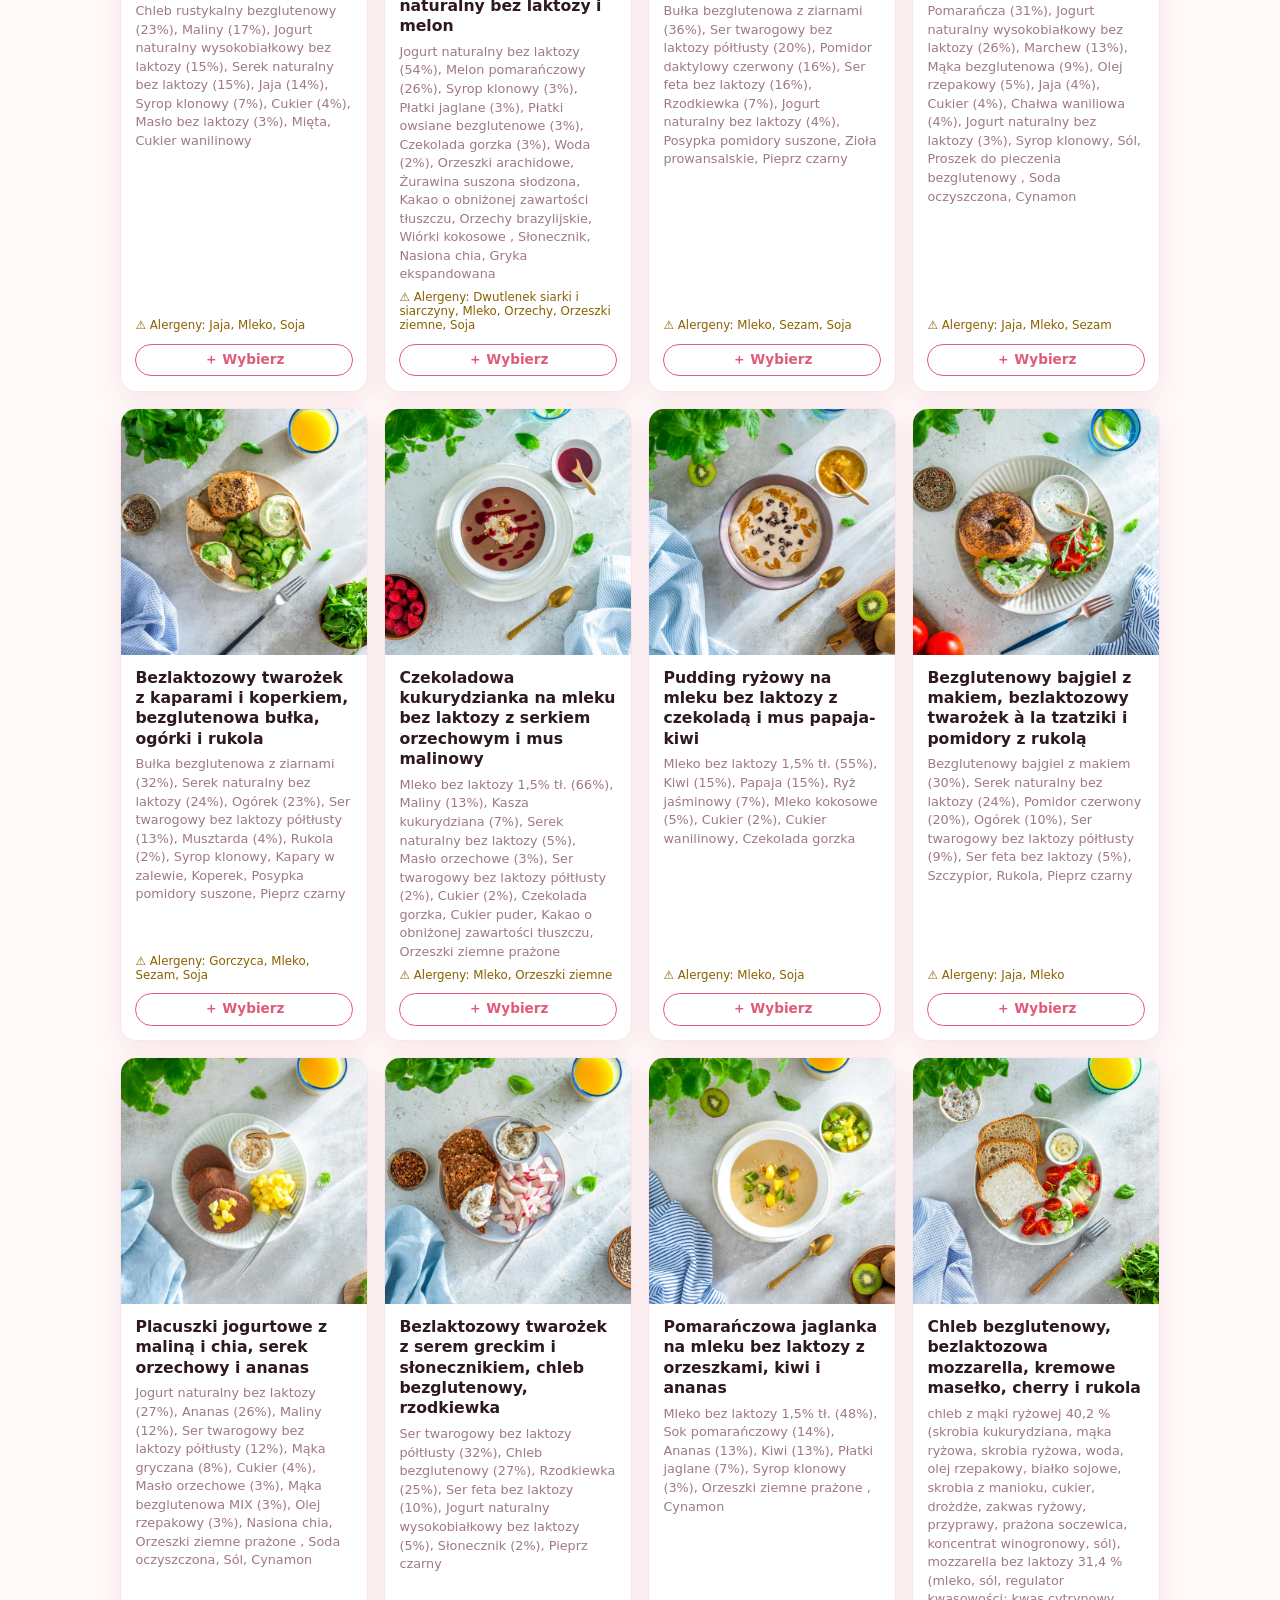
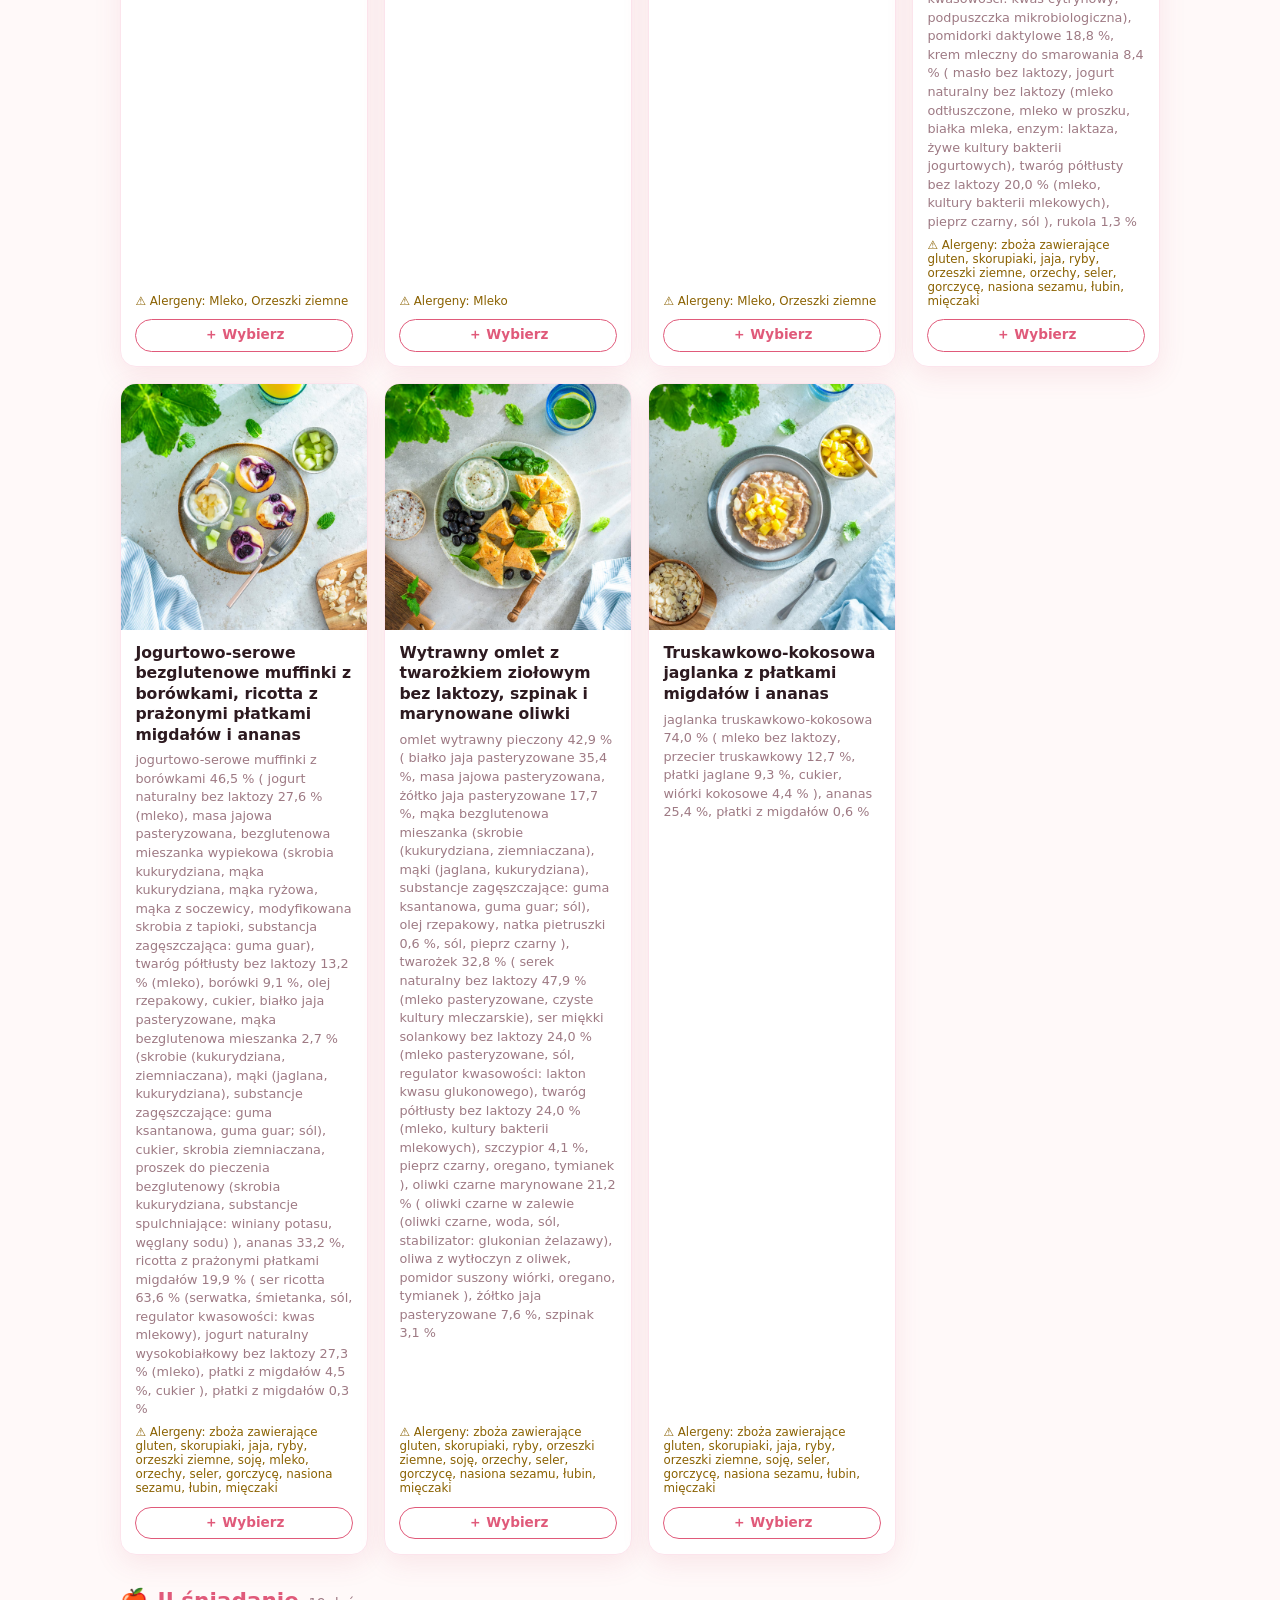
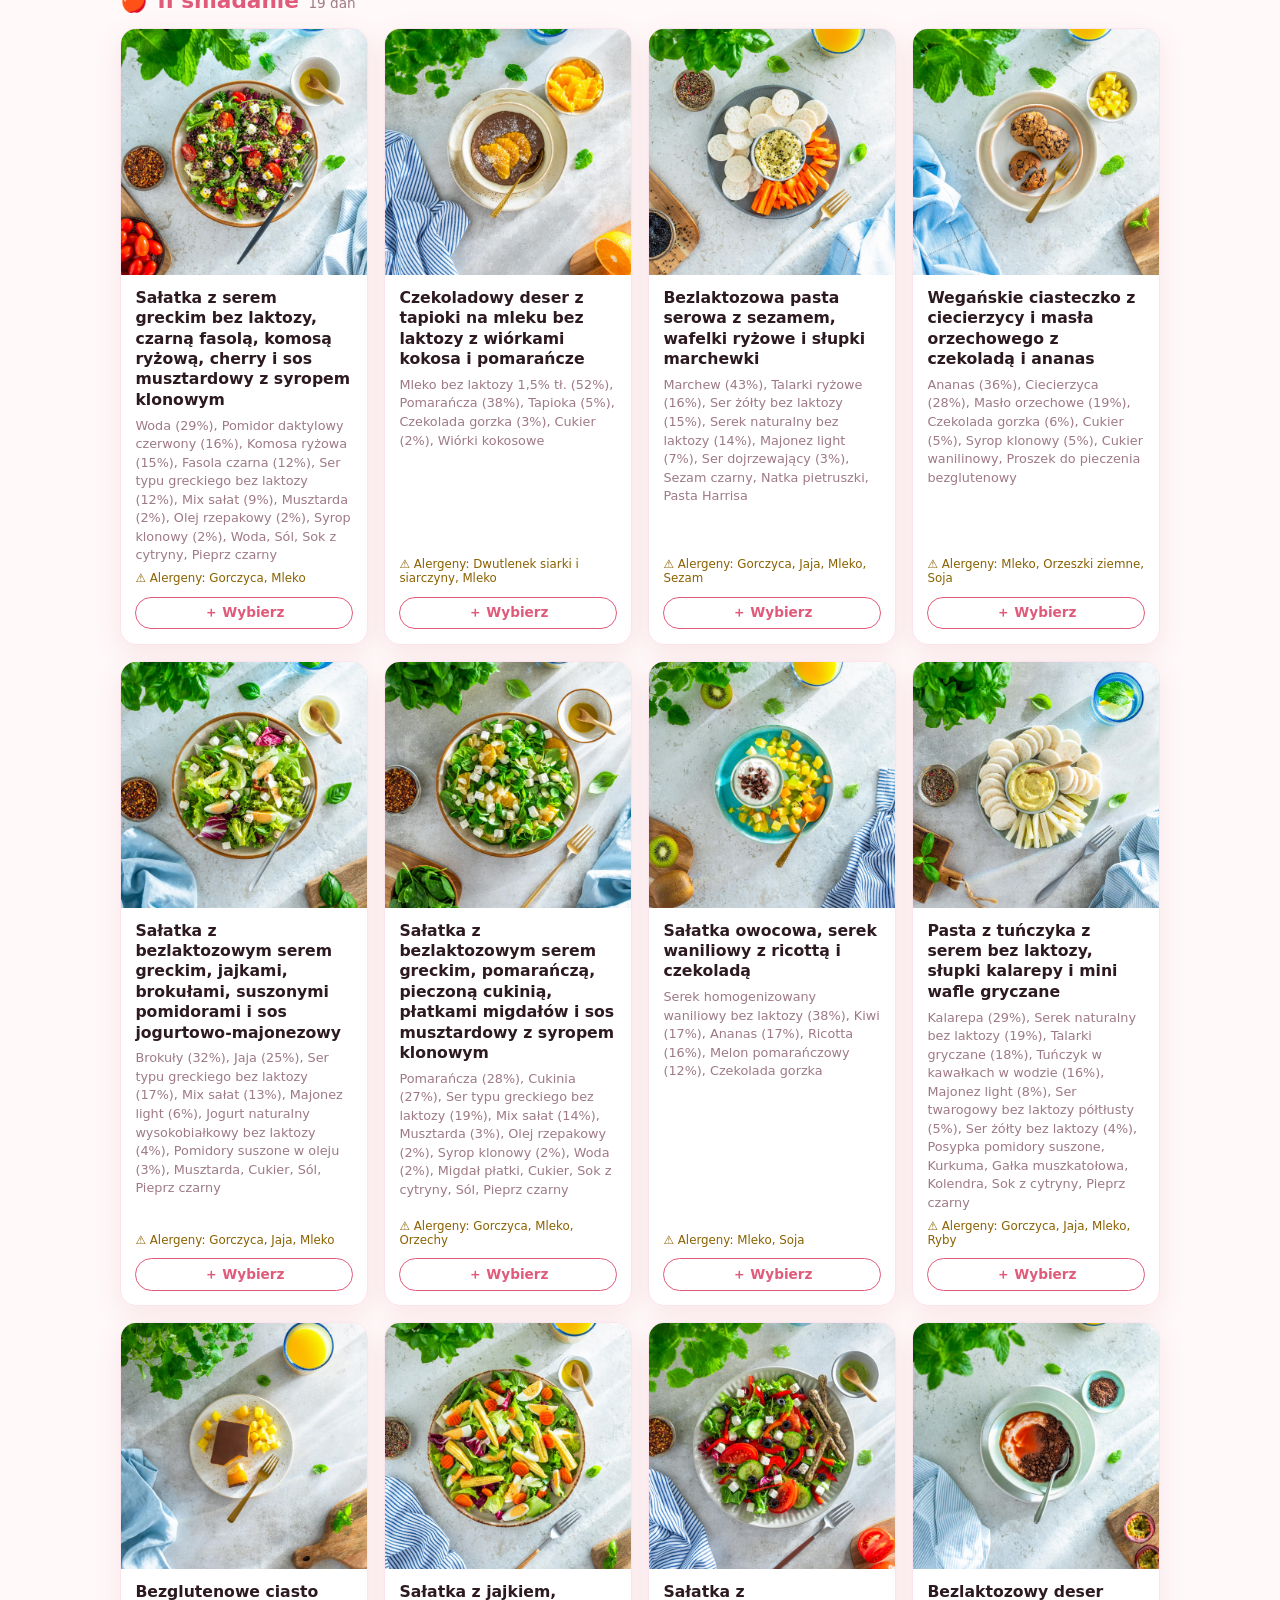
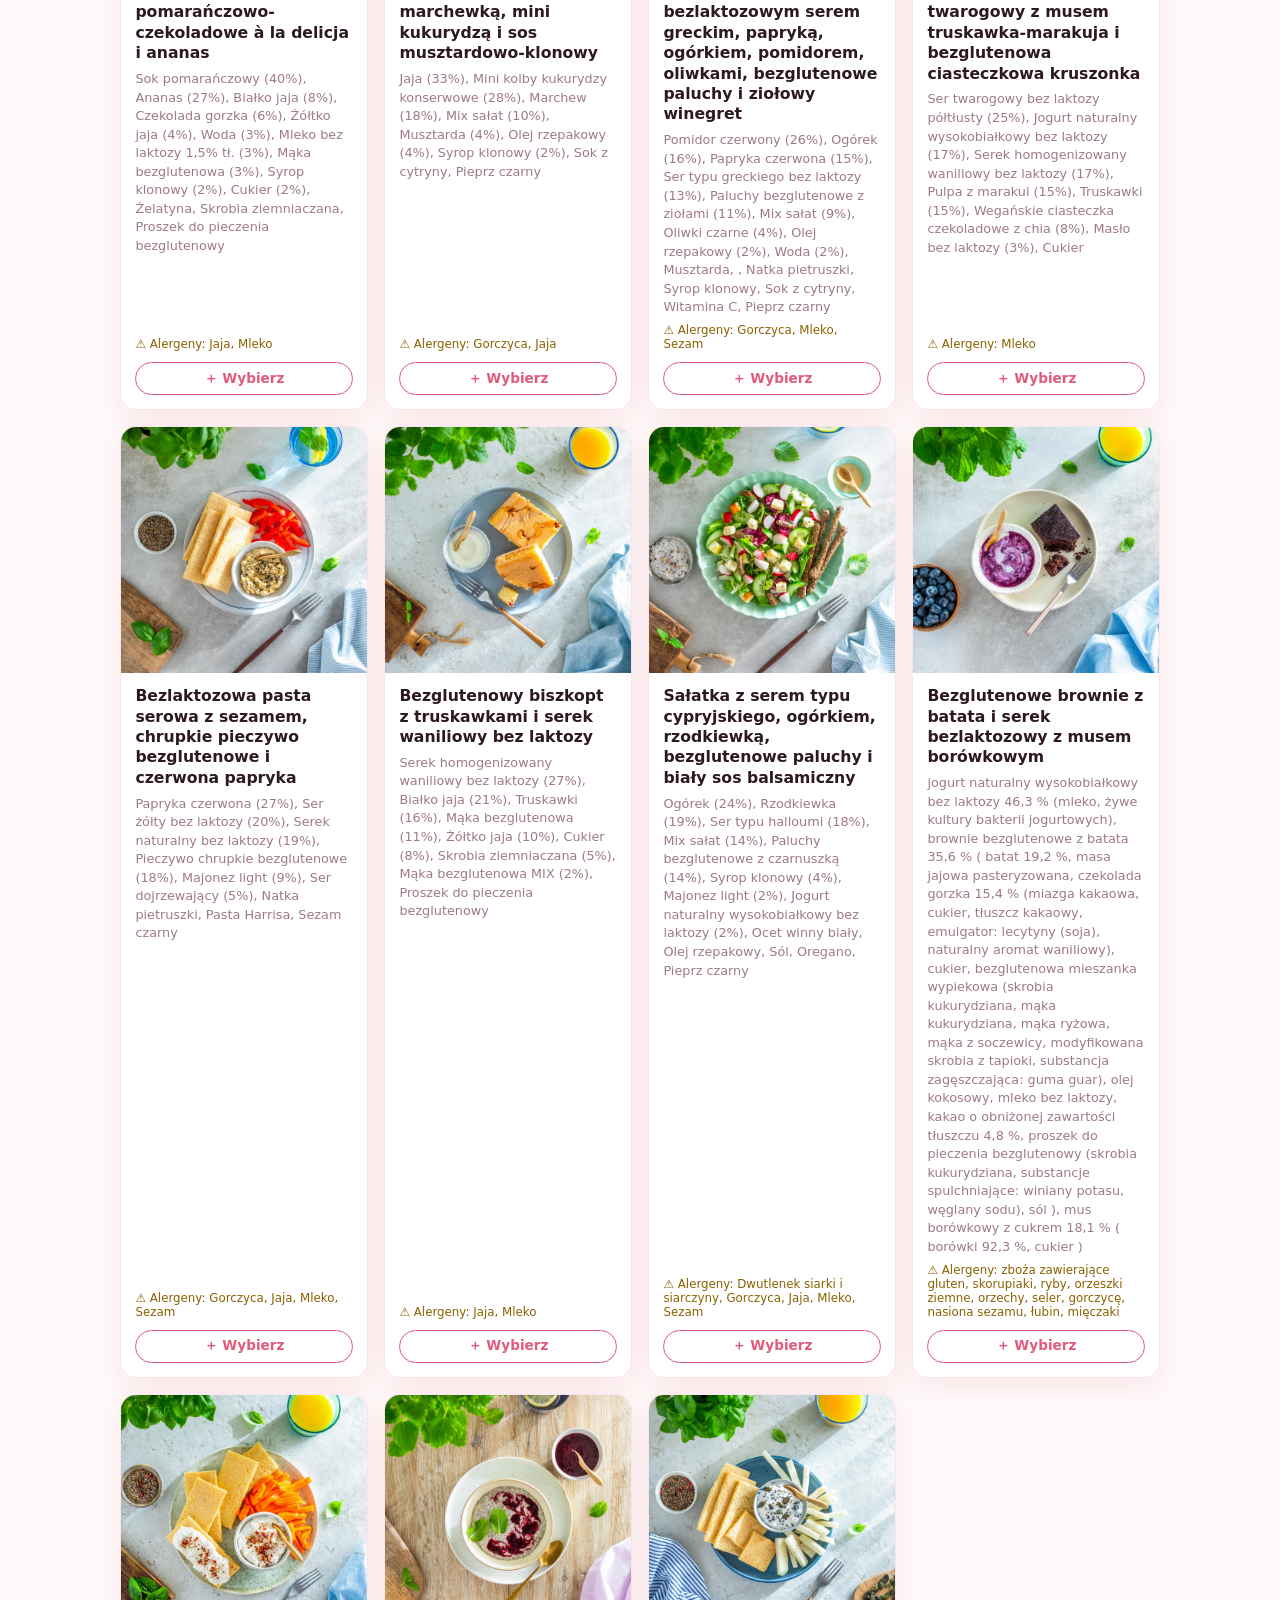
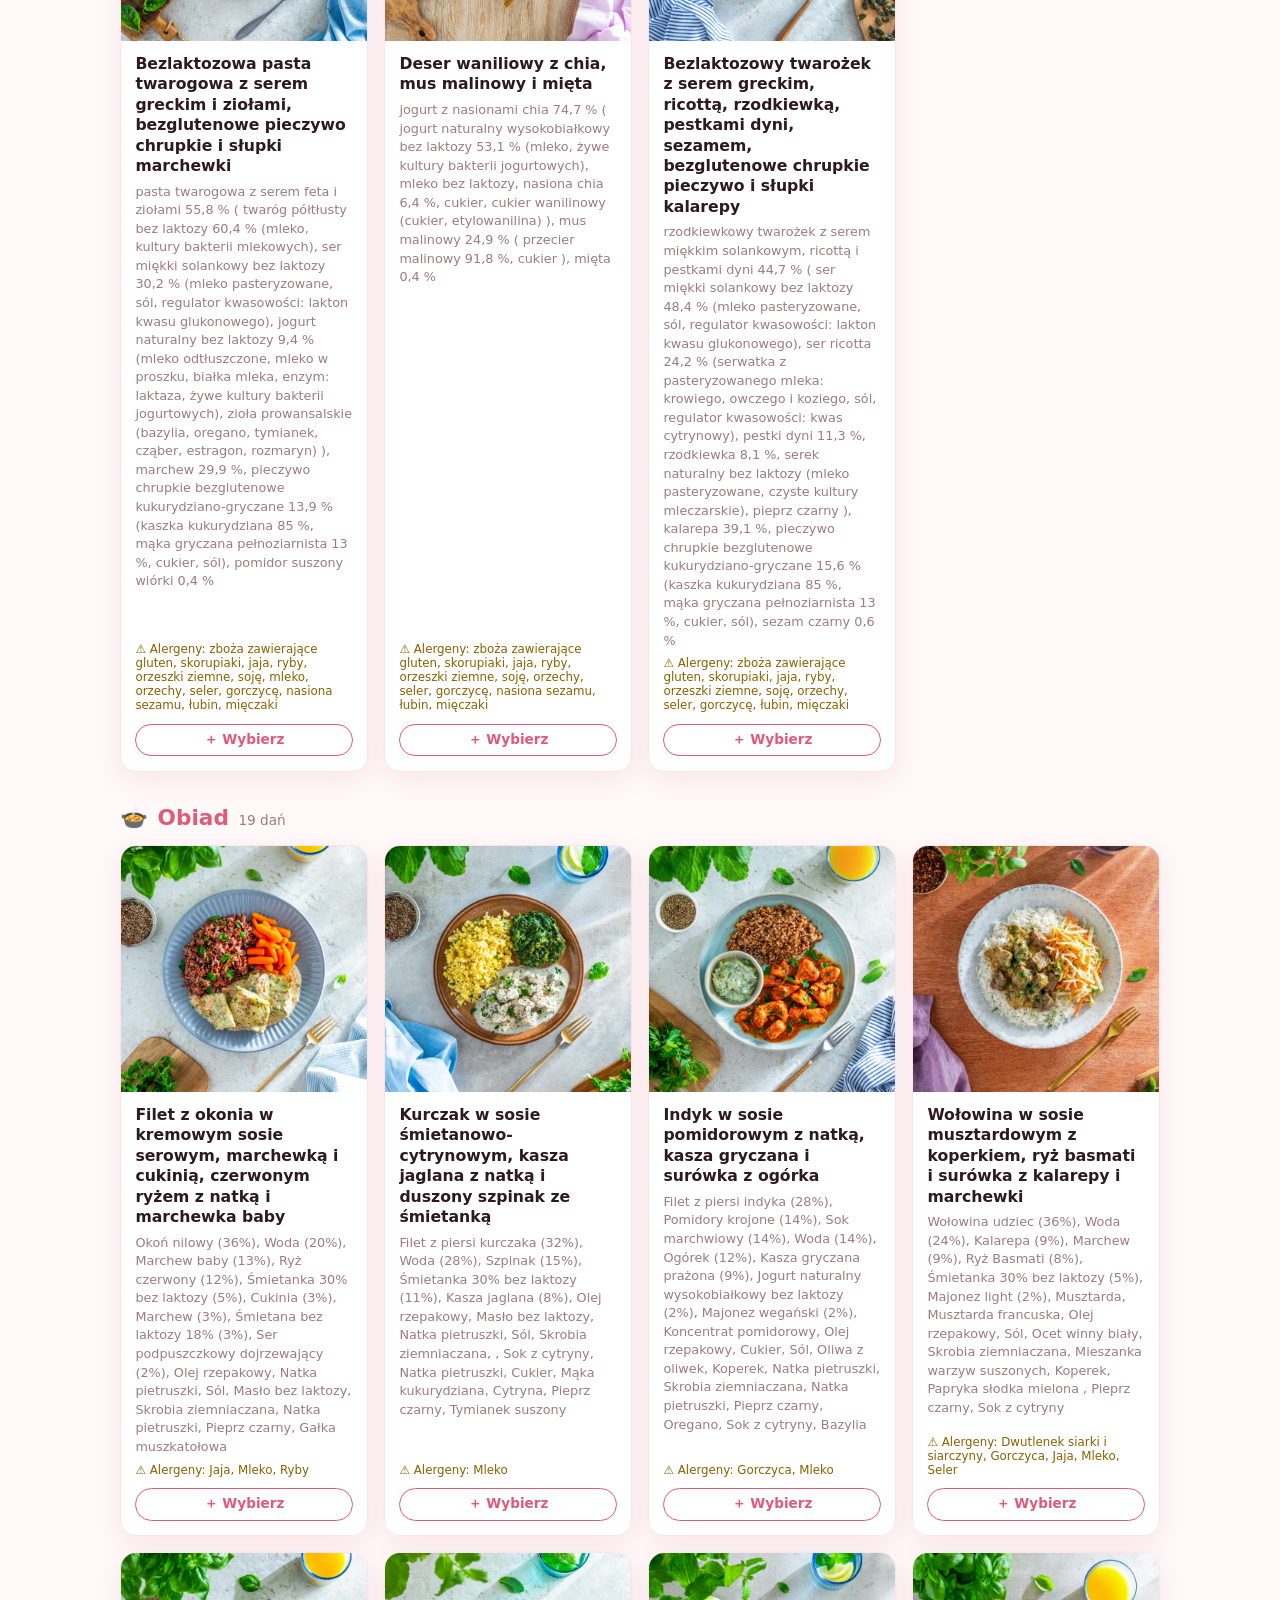
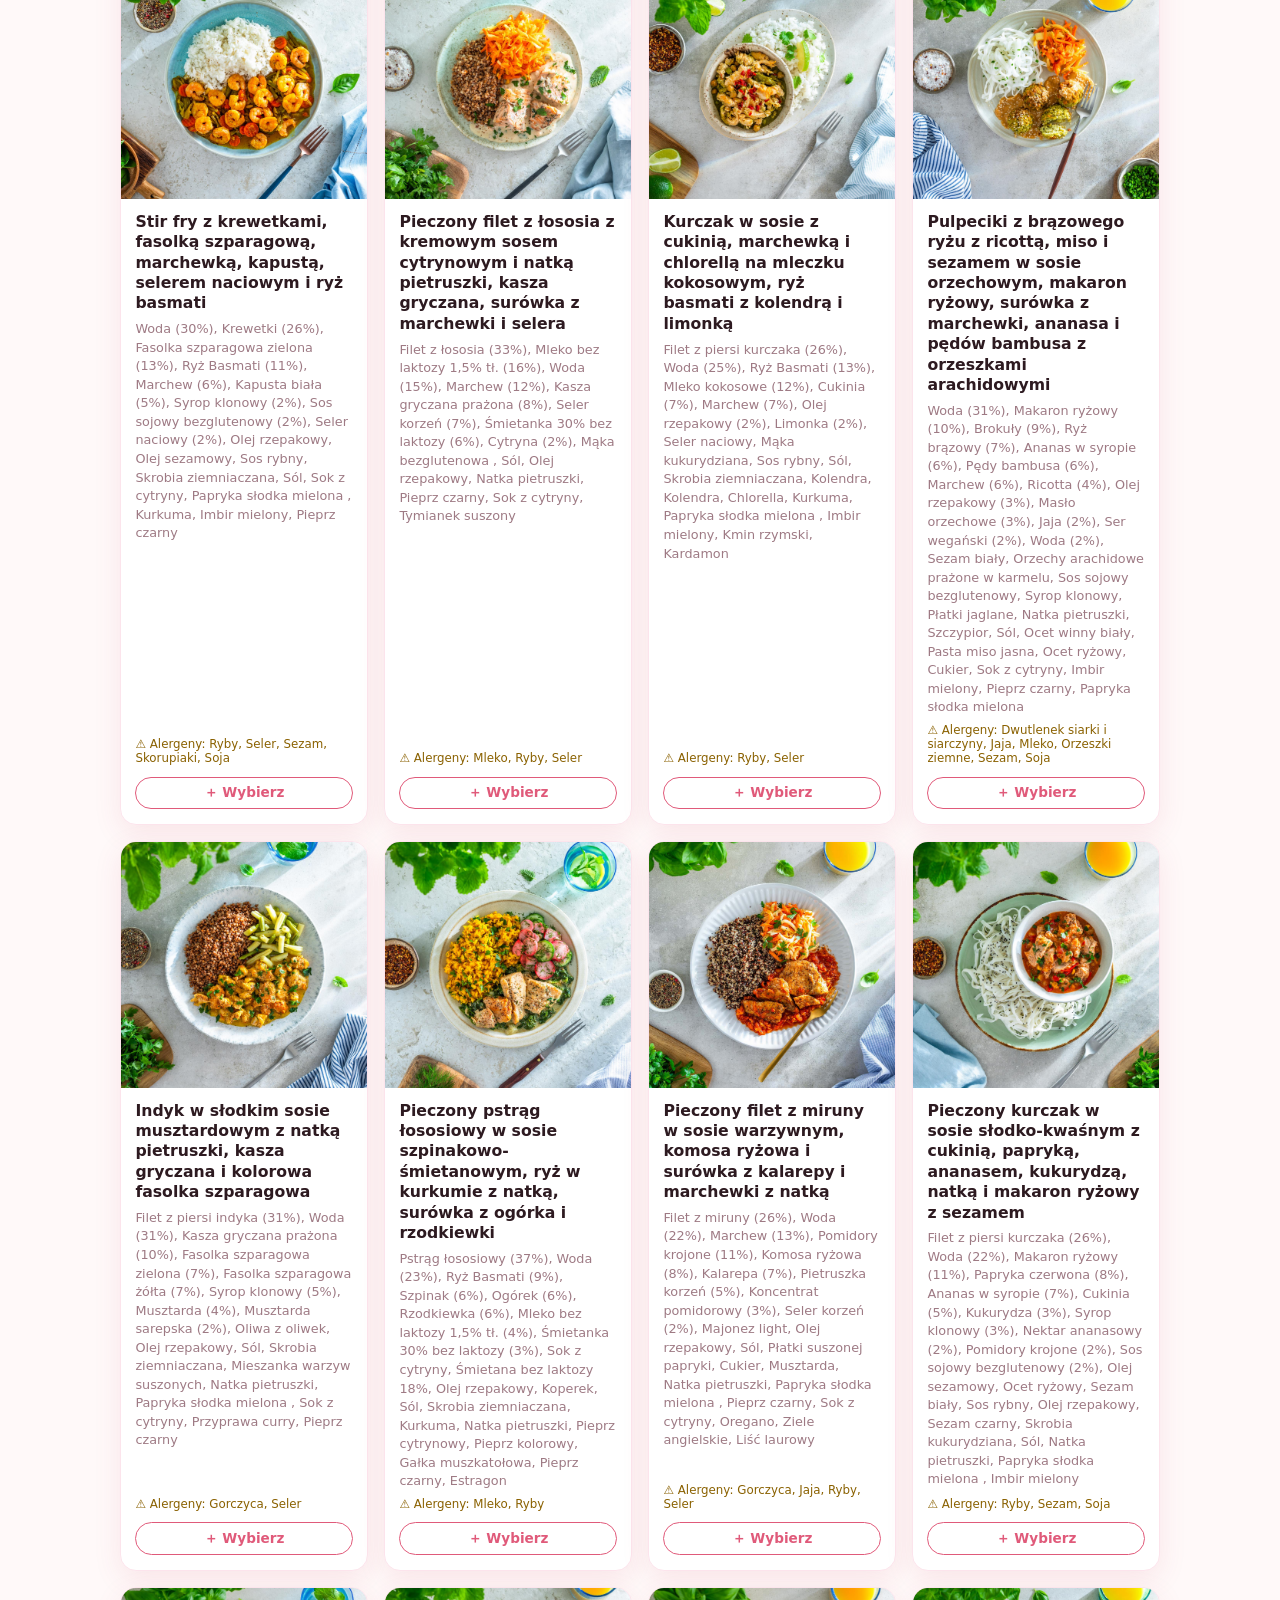
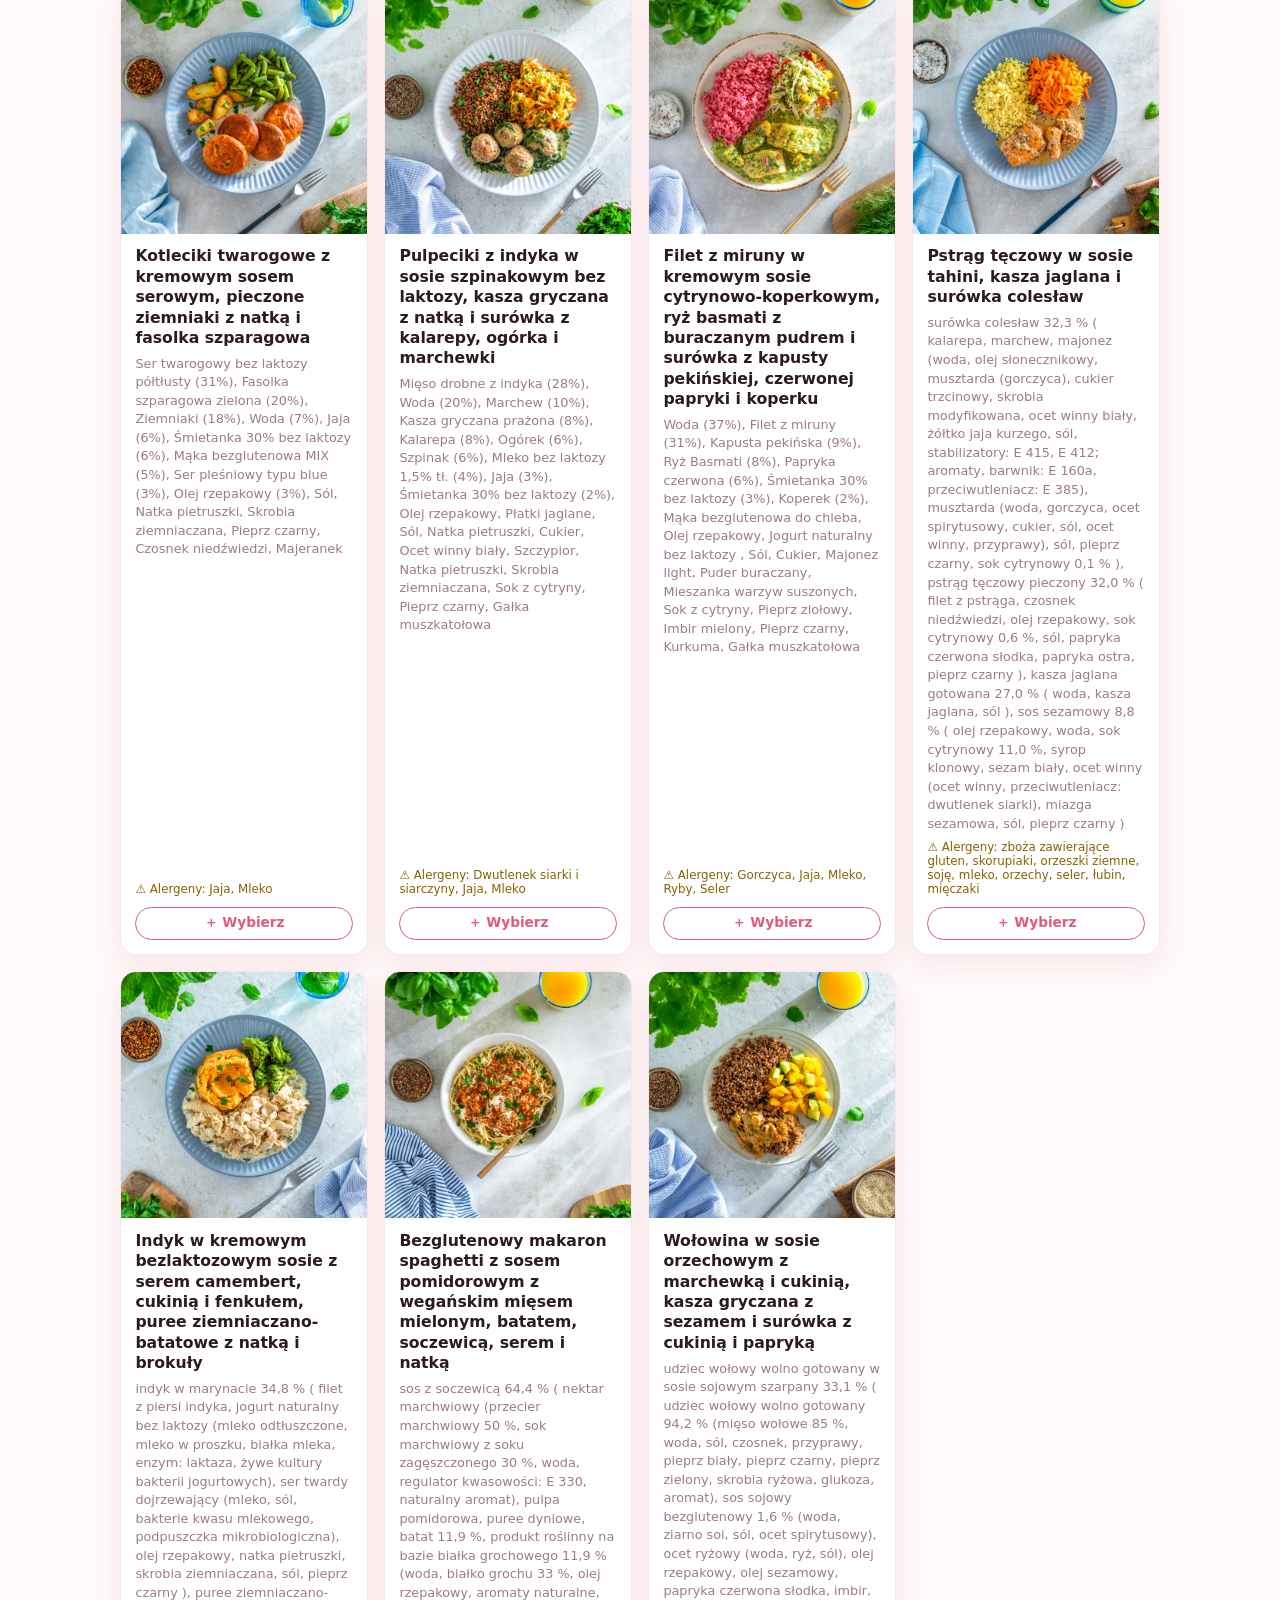
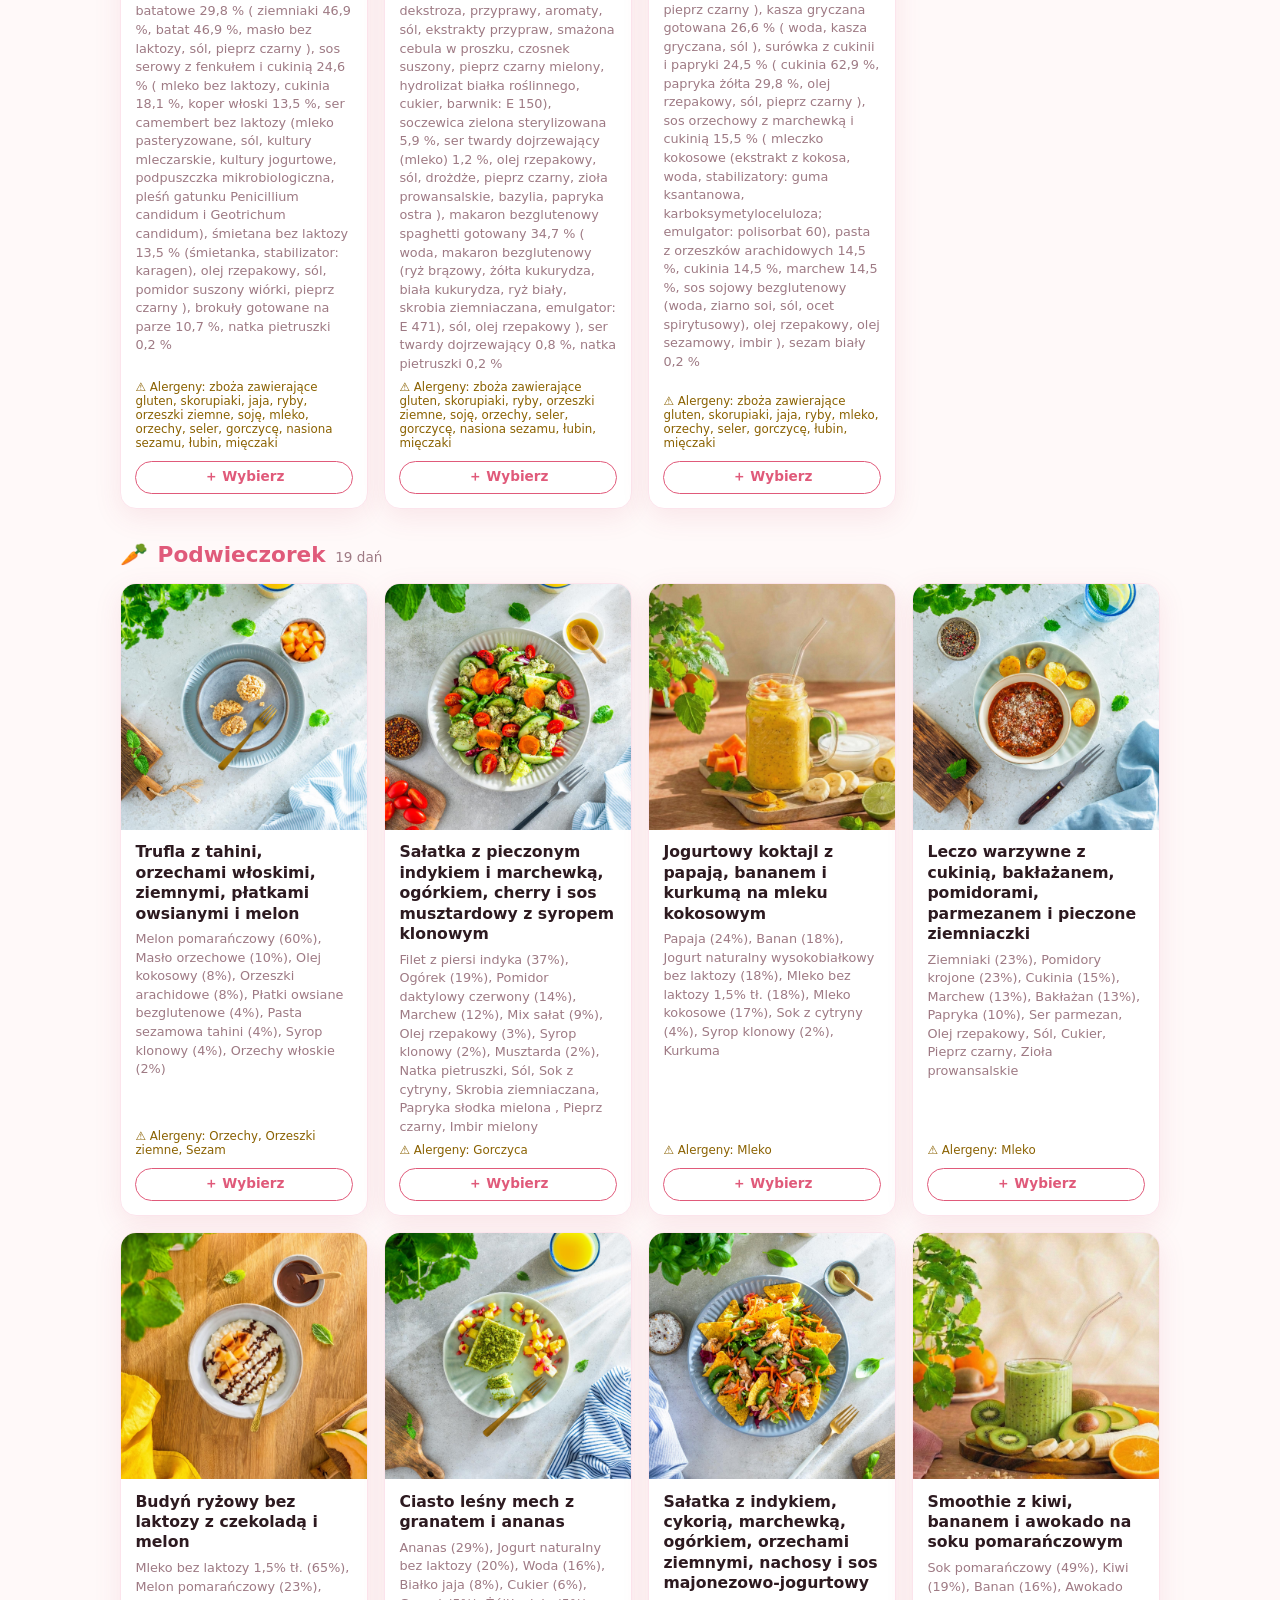
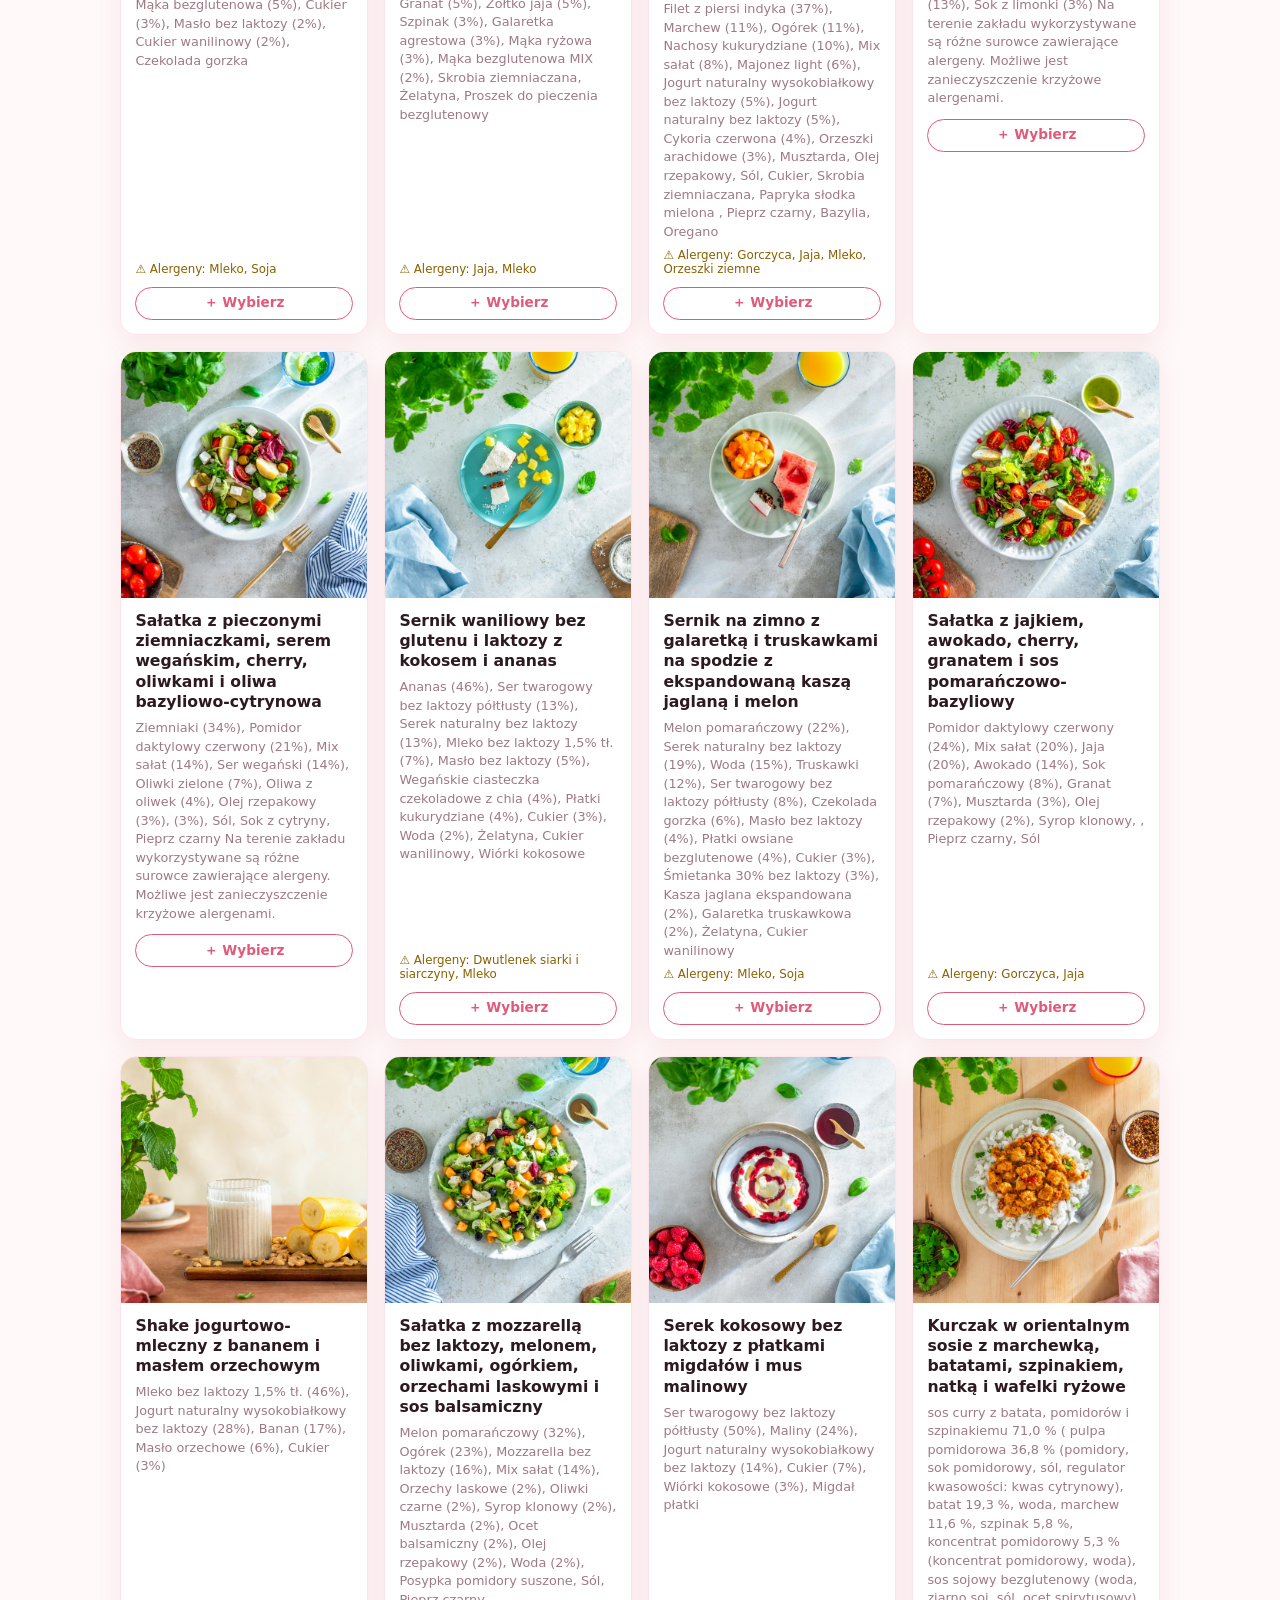
<file: maczfit/index.html>
<!doctype html>
<html lang="pl">
  <head>
    <meta charset="UTF-8" />
    <meta name="viewport" content="width=device-width, initial-scale=1.0" />
    <title>Maczfit — wybór posiłków</title>
    <link rel="stylesheet" href="../style.css" />
    <style>
      .r-nav { position: sticky; top: 0; z-index: 40; background: rgba(255,249,249,0.92);
               backdrop-filter: blur(8px); border-bottom: 1px solid var(--rose-lt); }
      .r-nav-inner { max-width: 1100px; margin: 0 auto; padding: 0.7rem 1rem; display: flex; align-items: center;
                     gap: 1rem; flex-wrap: wrap; }
      .r-brand { font-weight: 800; color: var(--rose); text-decoration: none; font-size: 1.15rem; }
      .r-brand span { font-weight: 400; color: var(--muted); font-size: 0.9rem; }
      .r-navlink { color: var(--text); text-decoration: none; font-weight: 600; font-size: 0.95rem;
                   padding: 0.35rem 0.7rem; border-radius: 100px; }
      .r-navlink:hover { background: var(--rose-lt); color: var(--rose); }

      .wrap { max-width: 1100px; margin: 0 auto; padding: 2rem 1rem 4rem; position: relative; z-index: 1; }
      .lead { text-align: center; margin-bottom: 1.6rem; }
      .lead h1 { color: var(--rose); font-size: clamp(1.8rem, 5vw, 2.6rem); }
      .lead p { color: var(--muted); max-width: 680px; margin: 0.7rem auto 0; line-height: 1.6; }

      /* Panel sterowania */
      .controls { background: var(--card); border: 1px solid var(--rose-lt); border-radius: 1rem;
                  box-shadow: var(--shadow); padding: 1rem 1.2rem; max-width: 900px; margin: 0 auto 1.4rem;
                  display: flex; flex-wrap: wrap; gap: 0.8rem; align-items: center; justify-content: center; }
      .search { flex: 1 1 260px; max-width: 420px; padding: 0.55rem 0.9rem; border: 1px solid var(--rose-lt);
                border-radius: 100px; font-size: 0.95rem; outline: none; }
      .search:focus { border-color: var(--rose); }
      .cat-filter { display: flex; gap: 0.4rem; flex-wrap: wrap; justify-content: center; }
      .cbtn { border: 1px solid var(--rose-lt); background: var(--card); color: var(--muted); border-radius: 100px;
              padding: 0.32rem 0.85rem; font-size: 0.85rem; cursor: pointer; }
      .cbtn:hover { border-color: var(--rose); color: var(--rose); }
      .cbtn.on { background: var(--rose); color: #fff; border-color: var(--rose); font-weight: 700; }

      /* Pasek wyboru (sticky) */
      .picked-bar { position: sticky; top: 56px; z-index: 30; max-width: 900px; margin: 0 auto 1.6rem;
                    background: var(--card); border: 1px solid var(--rose-lt); border-radius: 1rem;
                    box-shadow: var(--shadow); padding: 0.9rem 1.2rem; }
      .picked-top { display: flex; align-items: center; gap: 0.7rem; flex-wrap: wrap; }
      .picked-count { font-weight: 800; color: var(--rose); font-size: 1.05rem; }
      .picked-actions { margin-left: auto; display: flex; gap: 0.5rem; flex-wrap: wrap; }
      .btn-ghost { background: var(--card); color: var(--rose); border: 1px solid var(--rose); font-weight: 700;
                   padding: 0.5rem 1rem; border-radius: 100px; cursor: pointer; font-size: 0.9rem; }
      .btn-ghost:disabled { opacity: 0.45; cursor: default; }
      .picked-chips { display: flex; gap: 0.4rem; flex-wrap: wrap; margin-top: 0.7rem; }
      .chip { display: inline-flex; align-items: center; gap: 0.4rem; background: var(--rose-lt); color: var(--rose);
              border-radius: 100px; padding: 0.28rem 0.7rem; font-size: 0.82rem; font-weight: 600; }
      .chip b { font-weight: 800; }
      .chip button { border: none; background: transparent; color: var(--rose); cursor: pointer; font-size: 1rem;
                     line-height: 1; padding: 0; }
      .chip-empty { color: var(--muted); font-size: 0.85rem; }

      /* Sekcja kategorii */
      .cat { margin: 2rem auto 0; max-width: 1040px; }
      .cat-head { display: flex; align-items: baseline; gap: 0.6rem; margin: 0 0 0.9rem; }
      .cat-head .emoji { font-size: 1.4rem; }
      .cat-head h2 { color: var(--rose); font-size: 1.35rem; margin: 0; }
      .cat-head .n { color: var(--muted); font-size: 0.85rem; }

      .cards { display: grid; grid-template-columns: repeat(auto-fill, minmax(240px, 1fr)); gap: 1rem; }
      .card { background: var(--card); border: 1px solid var(--rose-lt); border-radius: 1rem; overflow: hidden;
              box-shadow: var(--shadow); display: flex; flex-direction: column; cursor: pointer; position: relative;
              transition: border-color 0.15s, transform 0.1s; }
      .card:hover { border-color: var(--rose); }
      .card.sel { border-color: var(--rose); box-shadow: 0 0 0 2px var(--rose), var(--shadow); }
      .card .thumb { width: 100%; aspect-ratio: 1 / 1; object-fit: cover; background: var(--rose-lt); display: block; }
      .card .body { padding: 0.8rem 0.9rem 0.9rem; display: flex; flex-direction: column; gap: 0.4rem; flex: 1; }
      .card h3 { font-size: 0.98rem; margin: 0; line-height: 1.3; }
      .card .ing { font-size: 0.8rem; color: var(--muted); line-height: 1.45; }
      .card .alg { font-size: 0.74rem; color: #8a6100; margin-top: auto; }
      .card .pick { display: inline-flex; align-items: center; justify-content: center; gap: 0.35rem;
                    margin-top: 0.3rem; border: 1px solid var(--rose); background: var(--card); color: var(--rose);
                    border-radius: 100px; padding: 0.4rem 0.6rem; font-size: 0.85rem; font-weight: 700; }
      .card.sel .pick { background: var(--rose); color: #fff; }
      .check { position: absolute; top: 0.6rem; right: 0.6rem; width: 30px; height: 30px; border-radius: 50%;
               background: var(--rose); color: #fff; display: none; align-items: center; justify-content: center;
               font-size: 1rem; box-shadow: 0 2px 8px rgba(0,0,0,0.25); }
      .card.sel .check { display: flex; }

      .empty { text-align: center; color: var(--muted); padding: 1.5rem 1rem; grid-column: 1 / -1; }
      .disclaimer { background: #fff4dd; border: 1px solid #f0d089; border-radius: 0.8rem; padding: 1rem 1.2rem;
                    color: #7a5a10; font-size: 0.9rem; line-height: 1.55; max-width: 1040px; margin: 2.5rem auto 0; }

      /* Modal podglądu */
      .modal-bg { position: fixed; inset: 0; background: rgba(45,26,32,0.45); z-index: 100; display: none;
                  align-items: flex-start; justify-content: center; padding: 4vh 1rem; overflow-y: auto; }
      .modal-bg.show { display: flex; }
      .modal { background: var(--card); border-radius: 1rem; box-shadow: 0 20px 60px rgba(0,0,0,0.25);
               max-width: 640px; width: 100%; overflow: hidden; }
      .modal-head { display: flex; align-items: center; gap: 0.7rem; padding: 1rem 1.3rem; background: var(--rose-lt); }
      .modal-head h2 { color: var(--rose); font-size: 1.2rem; margin: 0; }
      .modal-head .close { margin-left: auto; border: none; background: transparent; font-size: 1.5rem; cursor: pointer;
                           color: var(--muted); line-height: 1; }
      .modal-body { padding: 1.1rem 1.3rem 1.4rem; }
      .shop-list { list-style: none; padding: 0; margin: 0.4rem 0 0; }
      .shop-list li { padding: 0.6rem 0; border-bottom: 1px solid var(--rose-lt); font-size: 0.95rem; }
      .shop-list li:last-child { border-bottom: none; }
      .shop-list .cat-label { color: var(--rose); font-weight: 800; font-size: 0.78rem; text-transform: uppercase;
                              letter-spacing: 0.04em; }
      .shop-list .nm { font-weight: 700; }
      .shop-list .sk { color: var(--muted); font-size: 0.82rem; }
      .modal-actions { display: flex; gap: 0.5rem; margin-top: 1rem; flex-wrap: wrap; }
      .btn-primary { background: var(--rose); color: #fff; border: none; font-weight: 700; font-size: 0.95rem;
                     padding: 0.6rem 1.3rem; border-radius: 100px; cursor: pointer; }
      .btn-primary:hover { background: #c0325a; }
      .toast { position: fixed; left: 50%; bottom: 1.5rem; transform: translateX(-50%) translateY(1rem);
               background: #2e7d32; color: #fff; padding: 0.7rem 1.3rem; border-radius: 100px; font-weight: 700;
               font-size: 0.9rem; box-shadow: 0 8px 24px rgba(0,0,0,0.2); opacity: 0; pointer-events: none;
               transition: opacity 0.25s, transform 0.25s; z-index: 200; }
      .toast.show { opacity: 1; transform: translateX(-50%) translateY(0); }
    </style>
  </head>
  <body>
    <div class="hearts-bg" aria-hidden="true" id="hearts-bg"></div>

    <nav class="r-nav">
      <div class="r-nav-inner">
        <a class="r-brand" href="../index.html">🍽️ Maczfit <span>wybór posiłków</span></a>
        <a class="r-navlink" href="../index.html">← Strona główna</a>
        <a class="r-navlink" href="../menu/index.html">🍱 Menu</a>
        <a class="r-navlink" href="../restauracje/index.html">Restauracje</a>
        <a class="r-navlink" href="../low-fodmap/index.html">Low FODMAP</a>
      </div>
    </nav>

    <div class="wrap">
      <div class="lead">
        <h1>Maczfit 🍽️</h1>
        <p>Przeglądaj wszystkie dostępne posiłki Maczfit i <strong>wybierz swoje</strong> na
           śniadanie, drugie śniadanie, obiad, podwieczorek i kolację. Kliknij danie, żeby dodać je
           do wyboru — potem możesz go skopiować lub pobrać jako listę.</p>
      </div>

      <div class="controls">
        <input class="search" id="search" type="search" placeholder="🔍 Szukaj po nazwie lub składniku…" />
        <div class="cat-filter" id="catFilter"></div>
      </div>

      <div class="picked-bar">
        <div class="picked-top">
          <span class="picked-count"><span id="pickN">0</span> / 5 wybranych</span>
          <div class="picked-actions">
            <button class="btn-ghost" id="viewPick" disabled>📋 Podgląd wyboru</button>
            <button class="btn-ghost" id="copyPick" disabled>📋 Kopiuj</button>
            <button class="btn-ghost" id="downloadPick" disabled>⬇️ Pobierz .txt</button>
            <button class="btn-ghost" id="clearPick" disabled>✕ Wyczyść</button>
          </div>
        </div>
        <div class="picked-chips" id="pickedChips">
          <span class="chip-empty">Nic jeszcze nie wybrano — kliknij danie poniżej.</span>
        </div>
      </div>

      <div id="cats"></div>

      <div class="disclaimer">
        <strong>Uwaga:</strong> to zestawienie posiłków Maczfit (składniki i alergeny wg producenta). Dania
        <em>nie są</em> filtrowane pod dietę low FODMAP — sprawdzaj składniki samodzielnie. Daty dostaw są
        pominięte; lista pokazuje wszystkie unikalne dania z menu.
      </div>
    </div>

    <div class="modal-bg" id="pickModal">
      <div class="modal">
        <div class="modal-head">
          <h2>📋 Twój wybór</h2>
          <button class="close" id="pickClose" aria-label="Zamknij">×</button>
        </div>
        <div class="modal-body">
          <ul class="shop-list" id="pickList"></ul>
          <div class="modal-actions">
            <button class="btn-primary" id="pickCopy">📋 Kopiuj</button>
            <button class="btn-ghost" id="pickDownload">⬇️ Pobierz .txt</button>
          </div>
        </div>
      </div>
    </div>

    <div class="toast" id="toast" aria-live="polite"></div>

    <script src="../hearts.js"></script>
    <script>
      const $ = (id) => document.getElementById(id);
      let DATA = null;
      let byCat = {};
      let picked = {};          // slug posiłku -> danie (sku)
      let filterCat = "all";
      let query = "";

      const escapeHtml = (s) => String(s || "").replace(/[&<>"]/g, (c) =>
        ({ "&": "&amp;", "<": "&lt;", ">": "&gt;", '"': "&quot;" }[c]));

      async function load() {
        const res = await fetch("dania.json", { cache: "no-store" });
        if (!res.ok) throw new Error("Nie udało się wczytać dania.json (uruchom przez http://, nie file://).");
        DATA = await res.json();
        byCat = {};
        for (const p of DATA.posilki) byCat[p.slug] = [];
        for (const d of DATA.dania) (byCat[d.posilek] ||= []).push(d);
        renderCatFilter();
        render();
      }

      function renderCatFilter() {
        const box = $("catFilter");
        box.innerHTML = `<button class="cbtn on" data-cat="all">Wszystkie</button>` +
          DATA.posilki.map((p) =>
            `<button class="cbtn" data-cat="${p.slug}">${p.emoji} ${escapeHtml(p.etykieta)}</button>`).join("");
        box.addEventListener("click", (e) => {
          const b = e.target.closest("[data-cat]");
          if (!b) return;
          filterCat = b.dataset.cat;
          box.querySelectorAll(".cbtn").forEach((x) => x.classList.toggle("on", x === b));
          render();
        });
      }

      function matches(d) {
        if (!query) return true;
        const hay = (d.nazwa + " " + d.skladniki).toLowerCase();
        return hay.includes(query);
      }

      function render() {
        const root = $("cats");
        root.innerHTML = "";
        const cats = DATA.posilki.filter((p) => filterCat === "all" || p.slug === filterCat);
        for (const p of cats) {
          const dishes = (byCat[p.slug] || []).filter(matches);
          const sec = document.createElement("section");
          sec.className = "cat";
          sec.innerHTML =
            `<div class="cat-head"><span class="emoji">${p.emoji}</span>` +
            `<h2>${escapeHtml(p.etykieta)}</h2><span class="n">${dishes.length} dań</span></div>` +
            `<div class="cards"></div>`;
          const grid = sec.querySelector(".cards");
          if (!dishes.length) {
            grid.innerHTML = `<div class="empty">Brak dań pasujących do wyszukiwania.</div>`;
          } else {
            for (const d of dishes) grid.appendChild(card(p, d));
          }
          root.appendChild(sec);
        }
      }

      function card(posilek, d) {
        const el = document.createElement("div");
        const isSel = picked[posilek.slug] && picked[posilek.slug].sku === d.sku;
        el.className = "card" + (isSel ? " sel" : "");
        el.innerHTML =
          `<div class="check">✓</div>` +
          // Obrazek lokalny (img/<SKU>.jpg) gdy pobrany; oryginalny link Maczfit zachowany w komentarzu.
          `<!-- ${escapeHtml(d.obrazekUrl || d.obrazek)} -->` +
          `<img class="thumb" src="${escapeHtml(d.obrazek)}" alt="${escapeHtml(d.nazwa)}" loading="lazy" ` +
          `onerror="this.style.visibility='hidden'">` +
          `<div class="body">` +
          `<h3>${escapeHtml(d.nazwa)}</h3>` +
          `<div class="ing">${escapeHtml(d.skladniki)}</div>` +
          (d.alergeny.length ? `<div class="alg">⚠️ Alergeny: ${escapeHtml(d.alergeny.join(", "))}</div>` : "") +
          `<span class="pick">${isSel ? "✓ Wybrane" : "＋ Wybierz"}</span>` +
          `</div>`;
        el.addEventListener("click", () => toggle(posilek.slug, d));
        return el;
      }

      function toggle(slug, d) {
        if (picked[slug] && picked[slug].sku === d.sku) delete picked[slug];
        else picked[slug] = d;
        render();
        renderPicked();
      }

      function renderPicked() {
        const n = Object.keys(picked).length;
        $("pickN").textContent = n;
        const chips = $("pickedChips");
        if (!n) {
          chips.innerHTML = `<span class="chip-empty">Nic jeszcze nie wybrano — kliknij danie poniżej.</span>`;
        } else {
          chips.innerHTML = DATA.posilki.filter((p) => picked[p.slug]).map((p) => {
            const d = picked[p.slug];
            return `<span class="chip"><b>${p.emoji} ${escapeHtml(p.etykieta)}:</b> ` +
                   `${escapeHtml(d.nazwa)} <button data-clear="${p.slug}" title="Usuń">×</button></span>`;
          }).join("");
          chips.querySelectorAll("[data-clear]").forEach((b) =>
            b.addEventListener("click", () => { delete picked[b.dataset.clear]; render(); renderPicked(); }));
        }
        const has = n > 0;
        ["viewPick", "copyPick", "downloadPick", "clearPick"].forEach((id) => $(id).disabled = !has);
      }

      function pickText() {
        const lines = ["Mój wybór z Maczfit", ""];
        for (const p of DATA.posilki) {
          const d = picked[p.slug];
          if (!d) continue;
          lines.push(`${p.etykieta.toUpperCase()}: ${d.nazwa}`);
          if (d.skladniki) lines.push(`  Składniki: ${d.skladniki}`);
          if (d.alergeny.length) lines.push(`  Alergeny: ${d.alergeny.join(", ")}`);
          lines.push("");
        }
        return lines.join("\n").trim() + "\n";
      }

      function openModal() {
        $("pickList").innerHTML = DATA.posilki.filter((p) => picked[p.slug]).map((p) => {
          const d = picked[p.slug];
          return `<li><div class="cat-label">${p.emoji} ${escapeHtml(p.etykieta)}</div>` +
                 `<div class="nm">${escapeHtml(d.nazwa)}</div>` +
                 (d.skladniki ? `<div class="sk">${escapeHtml(d.skladniki)}</div>` : "") + `</li>`;
        }).join("");
        $("pickModal").classList.add("show");
      }
      const closeModal = () => $("pickModal").classList.remove("show");

      let toastTimer = null;
      function toast(msg) {
        const t = $("toast"); t.textContent = msg; t.classList.add("show");
        clearTimeout(toastTimer); toastTimer = setTimeout(() => t.classList.remove("show"), 2200);
      }
      async function copyText(txt) {
        try { await navigator.clipboard.writeText(txt); toast("Skopiowano ✓"); }
        catch (e) {
          const ta = document.createElement("textarea"); ta.value = txt; document.body.appendChild(ta); ta.select();
          try { document.execCommand("copy"); toast("Skopiowano ✓"); } catch (_) {}
          ta.remove();
        }
      }
      function download(name, txt) {
        const blob = new Blob([txt], { type: "text/plain;charset=utf-8" });
        const a = document.createElement("a");
        a.href = URL.createObjectURL(blob); a.download = name;
        document.body.appendChild(a); a.click(); a.remove();
        setTimeout(() => URL.revokeObjectURL(a.href), 1000);
      }

      $("search").addEventListener("input", (e) => { query = e.target.value.trim().toLowerCase(); render(); });
      $("viewPick").addEventListener("click", openModal);
      $("pickClose").addEventListener("click", closeModal);
      $("copyPick").addEventListener("click", () => copyText(pickText()));
      $("pickCopy").addEventListener("click", () => copyText(pickText()));
      $("downloadPick").addEventListener("click", () => { download("maczfit-wybor.txt", pickText()); toast("Pobrano ⬇️"); });
      $("pickDownload").addEventListener("click", () => { download("maczfit-wybor.txt", pickText()); toast("Pobrano ⬇️"); });
      $("clearPick").addEventListener("click", () => { picked = {}; render(); renderPicked(); });
      $("pickModal").addEventListener("click", (e) => { if (e.target.id === "pickModal") closeModal(); });
      document.addEventListener("keydown", (e) => { if (e.key === "Escape") closeModal(); });

      load().catch((err) => { $("cats").innerHTML = `<div class="empty">${escapeHtml(err.message)}</div>`; });
    </script>
  </body>
</html>
</file>
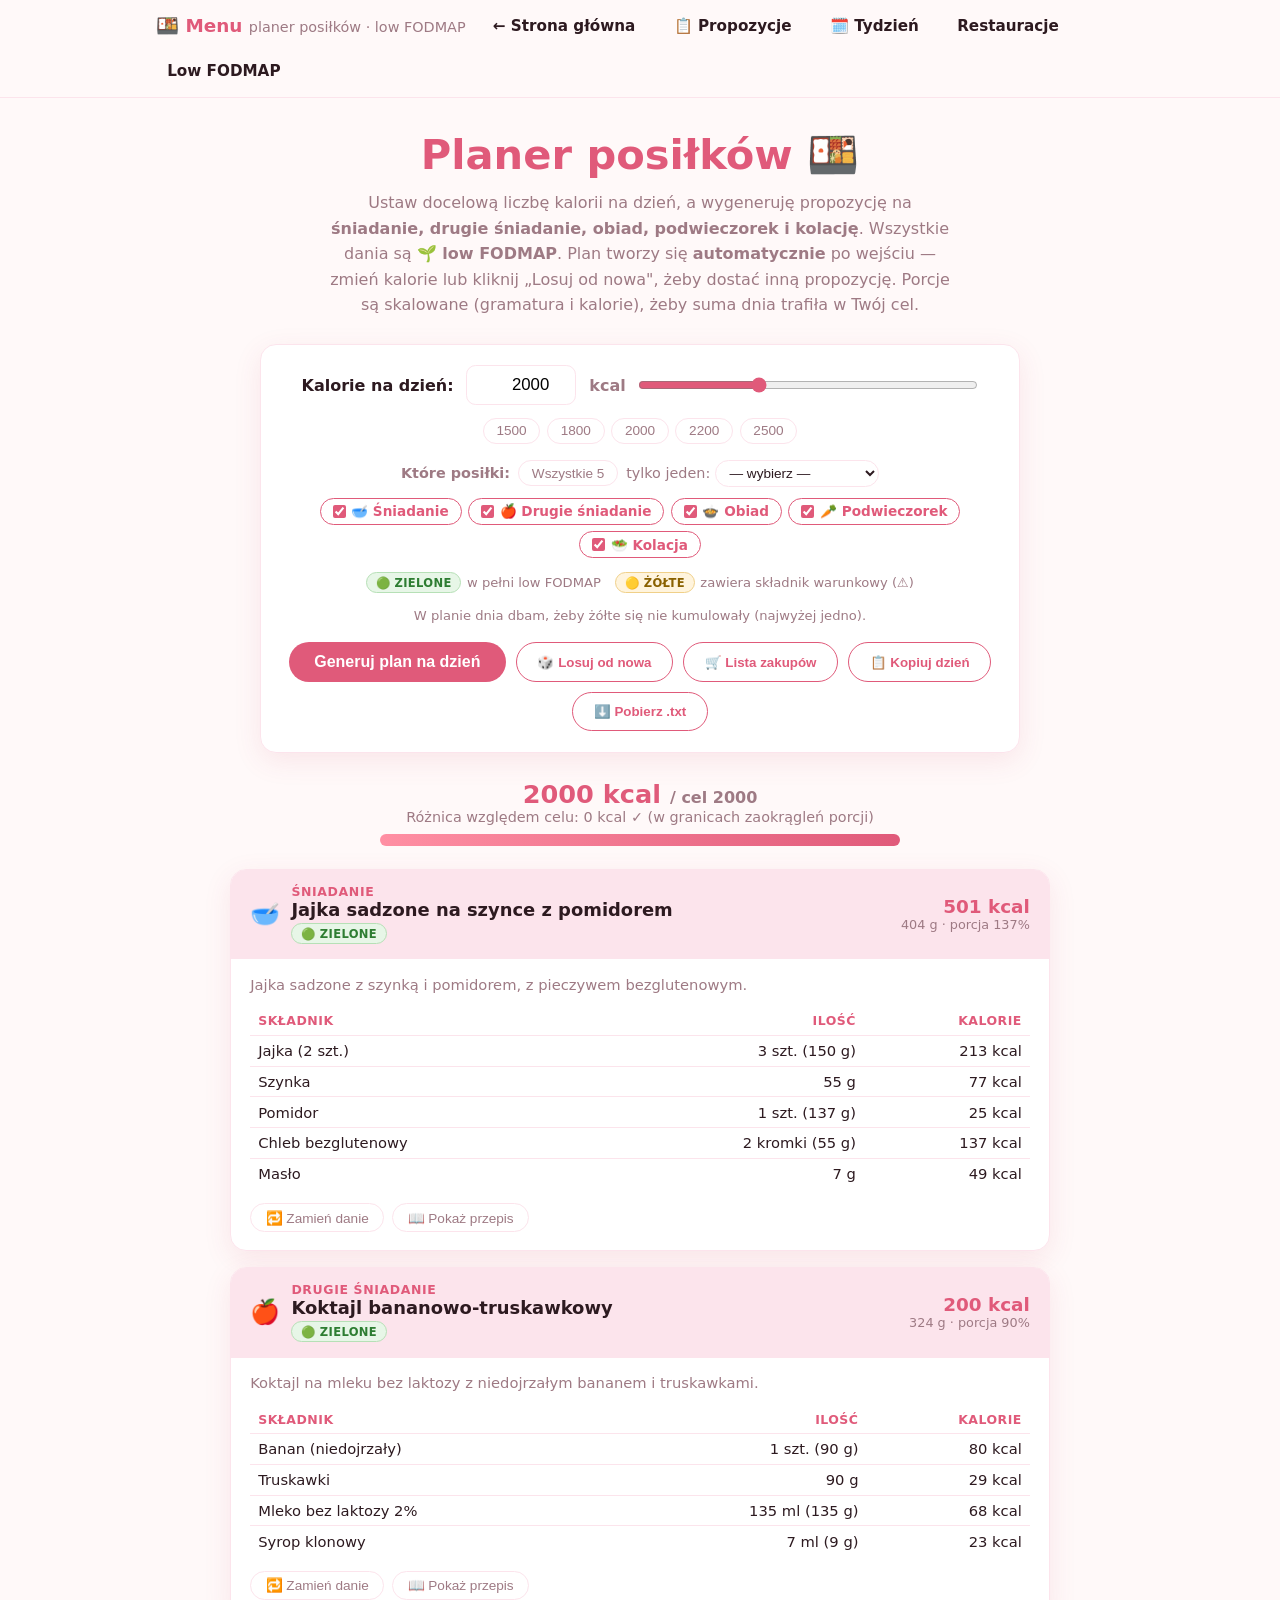
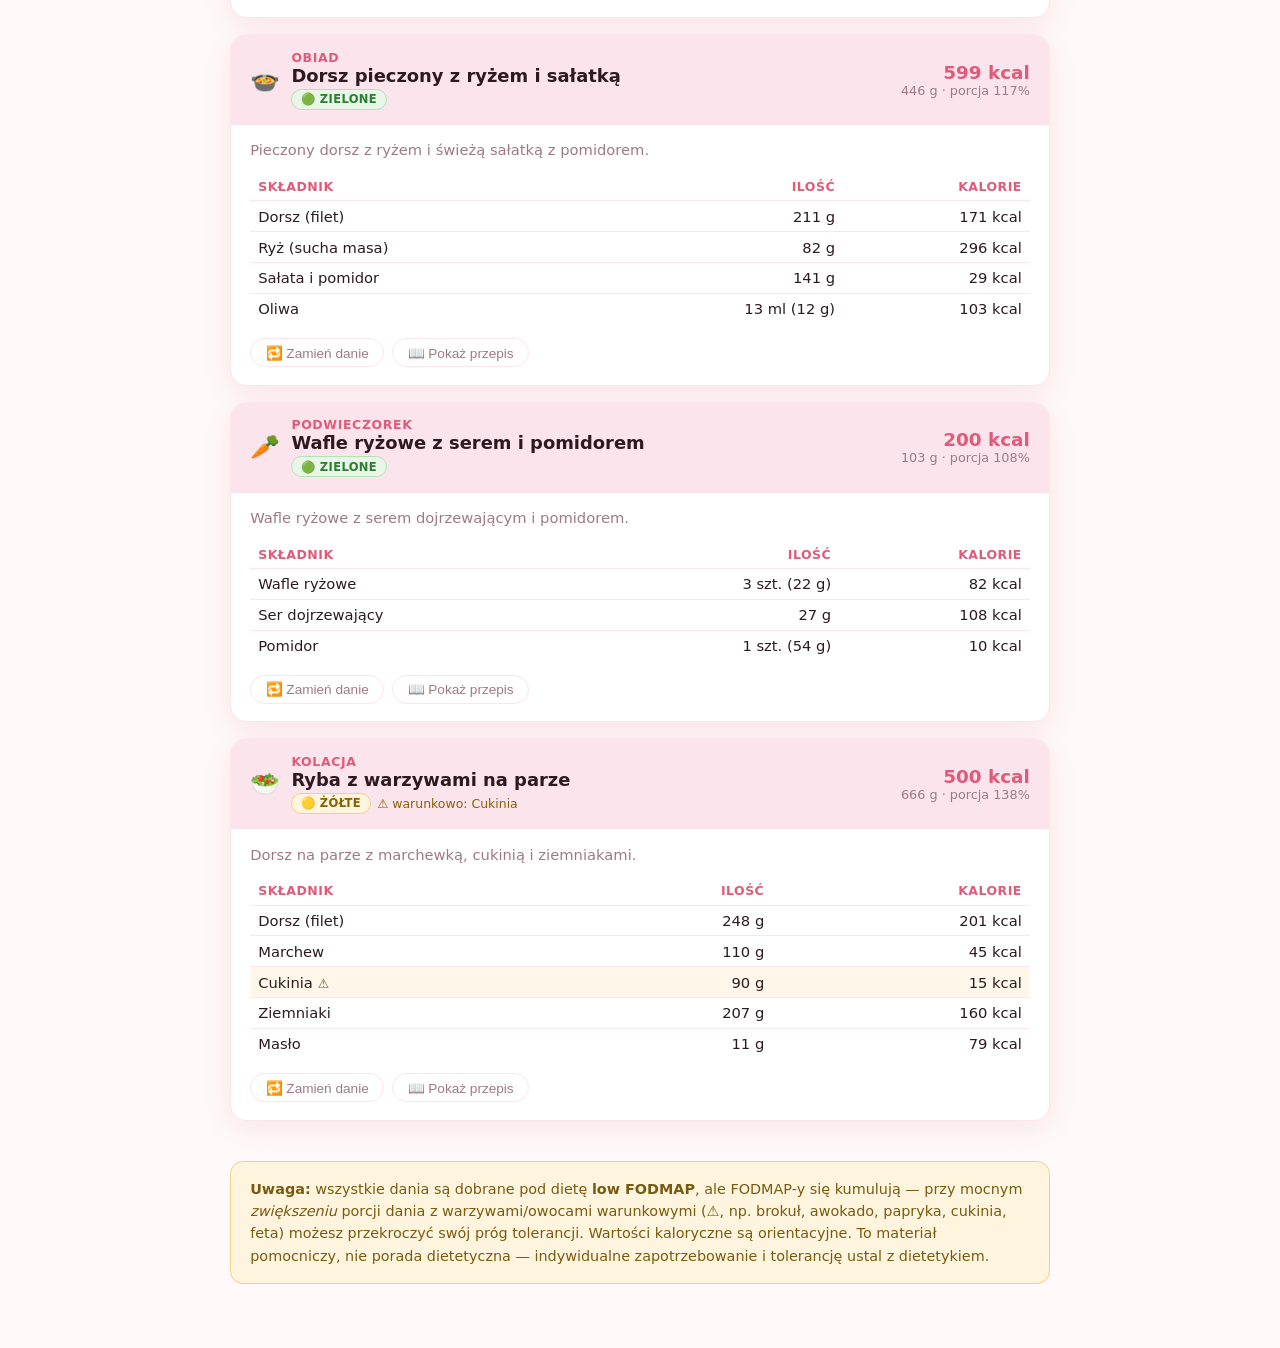
<file: menu/index.html>
<!doctype html>
<html lang="pl">
  <head>
    <meta charset="UTF-8" />
    <meta name="viewport" content="width=device-width, initial-scale=1.0" />
    <title>Menu — planer posiłków low FODMAP</title>
    <link rel="stylesheet" href="../style.css" />
    <style>
      .r-nav { position: sticky; top: 0; z-index: 40; background: rgba(255,249,249,0.92);
               backdrop-filter: blur(8px); border-bottom: 1px solid var(--rose-lt); }
      .r-nav-inner { max-width: 1000px; margin: 0 auto; padding: 0.7rem 1rem; display: flex; align-items: center;
                     gap: 1rem; flex-wrap: wrap; }
      .r-brand { font-weight: 800; color: var(--rose); text-decoration: none; font-size: 1.15rem; }
      .r-brand span { font-weight: 400; color: var(--muted); font-size: 0.9rem; }
      .r-navlink { color: var(--text); text-decoration: none; font-weight: 600; font-size: 0.95rem;
                   padding: 0.35rem 0.7rem; border-radius: 100px; }
      .r-navlink:hover { background: var(--rose-lt); color: var(--rose); }

      .wrap { max-width: 1000px; margin: 0 auto; padding: 2rem 1rem 4rem; position: relative; z-index: 1; }
      .lead { text-align: center; margin-bottom: 1.6rem; }
      .lead h1 { color: var(--rose); font-size: clamp(1.8rem, 5vw, 2.6rem); }
      .lead p { color: var(--muted); max-width: 640px; margin: 0.7rem auto 0; line-height: 1.6; }

      /* Panel sterowania */
      .controls { background: var(--card); border: 1px solid var(--rose-lt); border-radius: 1rem;
                  box-shadow: var(--shadow); padding: 1.3rem 1.4rem; max-width: 760px; margin: 0 auto 1.6rem; }
      .kcal-row { display: flex; align-items: center; gap: 0.8rem; flex-wrap: wrap; justify-content: center; }
      .kcal-row label { font-weight: 700; }
      .kcal-input { width: 110px; padding: 0.55rem 0.7rem; border: 1px solid var(--rose-lt); border-radius: 0.6rem;
                    font-size: 1.05rem; text-align: right; outline: none; }
      .kcal-input:focus { border-color: var(--rose); }
      .kcal-range { flex: 1 1 240px; max-width: 340px; accent-color: var(--rose); }
      .kcal-presets { display: flex; gap: 0.4rem; flex-wrap: wrap; justify-content: center; margin-top: 0.8rem; }
      .kbtn { border: 1px solid var(--rose-lt); background: var(--card); color: var(--muted); border-radius: 100px;
              padding: 0.28rem 0.8rem; font-size: 0.85rem; cursor: pointer; }
      .kbtn:hover { border-color: var(--rose); color: var(--rose); }

      .quick-select { display: flex; flex-wrap: wrap; gap: 0.5rem; justify-content: center; align-items: center;
                      margin-top: 1rem; font-size: 0.9rem; color: var(--muted); }
      .quick-select .qs-label { font-weight: 700; }
      .qs-only select { border: 1px solid var(--rose-lt); border-radius: 100px; padding: 0.25rem 0.6rem;
                        color: var(--text); background: var(--card); font-size: 0.85rem; }
      .meals-toggle { display: flex; flex-wrap: wrap; gap: 0.4rem; justify-content: center; margin-top: 0.7rem; }
      .mtog { display: inline-flex; align-items: center; gap: 0.35rem; border: 1px solid var(--rose-lt);
              background: var(--card); border-radius: 100px; padding: 0.28rem 0.75rem; font-size: 0.85rem;
              cursor: pointer; color: var(--muted); user-select: none; }
      .mtog input { accent-color: var(--rose); }
      .mtog.on { border-color: var(--rose); color: var(--rose); font-weight: 700; }

      .gen-row { display: flex; gap: 0.6rem; justify-content: center; margin-top: 1.2rem; flex-wrap: wrap; }
      .btn-primary { background: var(--rose); color: #fff; border: none; font-weight: 700; font-size: 1rem;
                     padding: 0.7rem 1.6rem; border-radius: 100px; cursor: pointer; }
      .btn-primary:hover { background: #c0325a; }
      .btn-ghost { background: var(--card); color: var(--rose); border: 1px solid var(--rose); font-weight: 700;
                   padding: 0.7rem 1.3rem; border-radius: 100px; cursor: pointer; }

      /* Podsumowanie kalorii */
      .summary { text-align: center; margin: 0 auto 1.4rem; max-width: 760px; }
      .summary .big { font-size: 1.6rem; font-weight: 800; color: var(--rose); }
      .summary .diff { font-size: 0.9rem; color: var(--muted); }
      .bar { height: 12px; border-radius: 100px; background: var(--rose-lt); overflow: hidden; margin: 0.6rem auto 0; max-width: 520px; }
      .bar > div { height: 100%; background: linear-gradient(90deg, #ff8fa3, var(--rose)); width: 0; transition: width 0.4s; }

      /* Karty posiłków */
      .meals { display: grid; gap: 1rem; max-width: 820px; margin: 0 auto; }
      .meal { background: var(--card); border: 1px solid var(--rose-lt); border-radius: 1rem; box-shadow: var(--shadow);
              overflow: hidden; }
      .meal-head { display: flex; align-items: center; gap: 0.7rem; padding: 0.9rem 1.2rem; border-bottom: 1px solid var(--rose-lt);
                   background: var(--rose-lt); }
      .meal-emoji { font-size: 1.5rem; }
      .meal-cat { font-size: 0.78rem; font-weight: 700; text-transform: uppercase; letter-spacing: 0.05em; color: var(--rose); }
      .meal-name { font-weight: 800; font-size: 1.12rem; }
      .badge { display: inline-flex; align-items: center; gap: 0.3rem; font-size: 0.72rem; font-weight: 700;
               text-transform: uppercase; letter-spacing: 0.03em; padding: 0.15rem 0.55rem; border-radius: 100px;
               border: 1px solid transparent; white-space: nowrap; }
      .badge-green { background: #e7f6e7; color: #2e7d32; border-color: #b6e0b6; }
      .badge-yellow { background: #fff4dd; color: #8a6100; border-color: #f0d089; }
      .meal-tags { display: flex; align-items: center; gap: 0.4rem; margin-top: 0.2rem; flex-wrap: wrap; }
      .warn-ings { font-size: 0.78rem; color: #8a6100; }
      table.ing tr.warn td { background: #fff8ea; }
      table.ing td .chip-warn { color: #8a6100; font-weight: 700; margin-left: 0.3rem; font-size: 0.8rem; }
      .legend { display: flex; gap: 0.9rem; justify-content: center; flex-wrap: wrap; margin-top: 0.9rem;
                font-size: 0.82rem; color: var(--muted); }
      .legend span { display: inline-flex; align-items: center; gap: 0.35rem; }
      .meal-kcal { margin-left: auto; text-align: right; }
      .meal-kcal .n { font-weight: 800; color: var(--rose); font-size: 1.15rem; }
      .meal-kcal .g { font-size: 0.8rem; color: var(--muted); }
      .meal-body { padding: 0.9rem 1.2rem 1.1rem; }
      .meal-desc { color: var(--muted); font-size: 0.92rem; margin-bottom: 0.7rem; line-height: 1.5; }
      table.ing { width: 100%; border-collapse: collapse; font-size: 0.92rem; }
      table.ing th, table.ing td { padding: 0.4rem 0.5rem; border-bottom: 1px solid var(--rose-lt); text-align: left; }
      table.ing th { color: var(--rose); font-size: 0.78rem; text-transform: uppercase; letter-spacing: 0.04em; }
      table.ing td.num, table.ing th.num { text-align: right; white-space: nowrap; }
      table.ing tr:last-child td { border-bottom: none; }
      .meal-actions { display: flex; gap: 0.5rem; margin-top: 0.9rem; flex-wrap: wrap; }
      .mini { border: 1px solid var(--rose-lt); background: var(--card); color: var(--muted); border-radius: 100px;
              padding: 0.35rem 0.9rem; font-size: 0.85rem; cursor: pointer; }
      .mini:hover { border-color: var(--rose); color: var(--rose); }
      .recipe { margin-top: 0.8rem; padding-top: 0.8rem; border-top: 1px dashed var(--rose-lt); font-size: 0.92rem;
                line-height: 1.6; display: none; }
      .recipe.show { display: block; }
      .recipe ol { padding-left: 1.2rem; }
      .recipe li { margin-bottom: 0.3rem; }
      .recipe a { color: var(--rose); }

      .empty { text-align: center; color: var(--muted); padding: 2rem 1rem; }
      .disclaimer { background: #fff4dd; border: 1px solid #f0d089; border-radius: 0.8rem; padding: 1rem 1.2rem;
                    color: #7a5a10; font-size: 0.9rem; line-height: 1.55; max-width: 820px; margin: 2.5rem auto 0; }

      /* Modal listy zakupów */
      .modal-bg { position: fixed; inset: 0; background: rgba(45,26,32,0.45); z-index: 100; display: none;
                  align-items: flex-start; justify-content: center; padding: 4vh 1rem; overflow-y: auto; }
      .modal-bg.show { display: flex; }
      .modal { background: var(--card); border-radius: 1rem; box-shadow: 0 20px 60px rgba(0,0,0,0.25);
               max-width: 620px; width: 100%; overflow: hidden; }
      .modal-head { display: flex; align-items: center; gap: 0.7rem; padding: 1rem 1.3rem; background: var(--rose-lt);
                    border-bottom: 1px solid var(--rose-lt); }
      .modal-head h2 { color: var(--rose); font-size: 1.2rem; margin: 0; }
      .modal-head .close { margin-left: auto; border: none; background: transparent; font-size: 1.5rem; cursor: pointer;
                           color: var(--muted); line-height: 1; }
      .modal-body { padding: 1.1rem 1.3rem 1.4rem; }
      .shop-list { list-style: none; padding: 0; margin: 0.4rem 0 0; column-gap: 2rem; }
      .shop-list li { display: flex; justify-content: space-between; gap: 1rem; padding: 0.4rem 0;
                      border-bottom: 1px solid var(--rose-lt); font-size: 0.95rem; }
      .shop-list li .q { color: var(--rose); font-weight: 700; white-space: nowrap; }
      .modal-actions { display: flex; gap: 0.5rem; margin-top: 1rem; flex-wrap: wrap; }
      .copied { color: #2e7d32; font-size: 0.85rem; align-self: center; }
      .toast { position: fixed; left: 50%; bottom: 1.5rem; transform: translateX(-50%) translateY(1rem);
               background: #2e7d32; color: #fff; padding: 0.7rem 1.3rem; border-radius: 100px; font-weight: 700;
               font-size: 0.9rem; box-shadow: 0 8px 24px rgba(0,0,0,0.2); opacity: 0; pointer-events: none;
               transition: opacity 0.25s, transform 0.25s; z-index: 200; }
      .toast.show { opacity: 1; transform: translateX(-50%) translateY(0); }
    </style>
  </head>
  <body>
    <div class="hearts-bg" aria-hidden="true" id="hearts-bg"></div>

    <nav class="r-nav">
      <div class="r-nav-inner">
        <a class="r-brand" href="../index.html">🍱 Menu <span>planer posiłków · low FODMAP</span></a>
        <a class="r-navlink" href="../index.html">← Strona główna</a>
        <a class="r-navlink" href="przegladaj.html">📋 Propozycje</a>
        <a class="r-navlink" href="tydzien.html">🗓️ Tydzień</a>
        <a class="r-navlink" href="../restauracje/index.html">Restauracje</a>
        <a class="r-navlink" href="../low-fodmap/index.html">Low FODMAP</a>
      </div>
    </nav>

    <div class="wrap">
      <div class="lead">
        <h1>Planer posiłków 🍱</h1>
        <p>Ustaw docelową liczbę kalorii na dzień, a wygeneruję propozycję na
           <strong>śniadanie, drugie śniadanie, obiad, podwieczorek i kolację</strong>.
           Wszystkie dania są <strong>🌱 low FODMAP</strong>. Plan tworzy się <strong>automatycznie</strong>
           po wejściu — zmień kalorie lub kliknij „Losuj od nowa", żeby dostać inną propozycję.
           Porcje są skalowane (gramatura i kalorie), żeby suma dnia trafiła w Twój cel.</p>
      </div>

      <div class="controls">
        <div class="kcal-row">
          <label for="kcal">Kalorie na dzień:</label>
          <input class="kcal-input" id="kcal" type="number" min="1000" max="4000" step="50" value="2000" />
          <span style="font-weight:700;color:var(--muted)">kcal</span>
          <input class="kcal-range" id="kcalRange" type="range" min="1200" max="3500" step="50" value="2000" />
        </div>
        <div class="kcal-presets" id="presets">
          <button class="kbtn" data-k="1500">1500</button>
          <button class="kbtn" data-k="1800">1800</button>
          <button class="kbtn" data-k="2000">2000</button>
          <button class="kbtn" data-k="2200">2200</button>
          <button class="kbtn" data-k="2500">2500</button>
        </div>
        <div class="quick-select">
          <span class="qs-label">Które posiłki:</span>
          <button class="kbtn" id="qsAll" type="button">Wszystkie 5</button>
          <label class="qs-only">tylko jeden:
            <select id="qsOnly">
              <option value="">— wybierz —</option>
            </select>
          </label>
        </div>
        <div class="meals-toggle" id="mealsToggle"></div>
        <div class="legend">
          <span><span class="badge badge-green">🟢 Zielone</span> w pełni low FODMAP</span>
          <span><span class="badge badge-yellow">🟡 Żółte</span> zawiera składnik warunkowy (⚠️)</span>
          <span>W planie dnia dbam, żeby żółte się nie kumulowały (najwyżej jedno).</span>
        </div>
        <div class="gen-row">
          <button class="btn-primary" id="generate">Generuj plan na dzień</button>
          <button class="btn-ghost" id="regen" hidden>🎲 Losuj od nowa</button>
          <button class="btn-ghost" id="shopping" hidden>🛒 Lista zakupów</button>
          <button class="btn-ghost" id="exportDay" hidden>📋 Kopiuj dzień</button>
          <button class="btn-ghost" id="downloadDay" hidden>⬇️ Pobierz .txt</button>
        </div>
      </div>

      <div class="summary" id="summary" hidden>
        <div class="big"><span id="planKcal">0</span> kcal <span style="color:var(--muted);font-weight:600;font-size:1rem">/ cel <span id="targetKcal">0</span></span></div>
        <div class="diff" id="diff"></div>
        <div class="bar"><div id="barFill"></div></div>
      </div>

      <div class="meals" id="meals">
        <div class="empty">Generuję propozycję na dzień…</div>
      </div>

      <div class="disclaimer">
        <strong>Uwaga:</strong> wszystkie dania są dobrane pod dietę <strong>low FODMAP</strong>, ale FODMAP-y
        się kumulują — przy mocnym <em>zwiększeniu</em> porcji dania z warzywami/owocami warunkowymi (⚠️, np. brokuł,
        awokado, papryka, cukinia, feta) możesz przekroczyć swój próg tolerancji. Wartości kaloryczne są orientacyjne.
        To materiał pomocniczy, nie porada dietetyczna — indywidualne zapotrzebowanie i tolerancję ustal z dietetykiem.
      </div>
    </div>

    <div class="modal-bg" id="shopModal">
      <div class="modal">
        <div class="modal-head">
          <h2>🛒 Lista zakupów na dzień</h2>
          <button class="close" id="shopClose" aria-label="Zamknij">×</button>
        </div>
        <div class="modal-body">
          <div id="shopMeta" style="color:var(--muted);font-size:0.9rem"></div>
          <ul class="shop-list" id="shopList"></ul>
          <div class="modal-actions">
            <button class="btn-primary" id="shopCopy">📋 Kopiuj listę</button>
            <button class="btn-ghost" id="shopDownload">⬇️ Pobierz .txt</button>
            <span class="copied" id="shopCopied" hidden>Skopiowano ✓</span>
          </div>
        </div>
      </div>
    </div>

    <div class="toast" id="toast" aria-live="polite"></div>

    <script src="../hearts.js"></script>
    <script src="units.js"></script>
    <script>
      // ── Bazowy rozkład kalorii między posiłki (wagi; normalizowane po odfiltrowaniu) ──
      const BASE_WEIGHTS = {
        "sniadanie": 25,
        "drugie-sniadanie": 10,
        "obiad": 30,
        "podwieczorek": 10,
        "kolacja": 25,
      };
      const EMOJI = {
        "sniadanie": "🥣", "drugie-sniadanie": "🍎", "obiad": "🍲",
        "podwieczorek": "🥕", "kolacja": "🥗",
      };

      let MENU = null;          // dane z dania.json
      let byMeal = {};          // slug posiłku -> [dania]
      let active = {};          // slug posiłku -> bool (włączony)
      let plan = {};            // slug posiłku -> { dish, factor }

      const $ = (id) => document.getElementById(id);

      async function loadData() {
        const res = await fetch("dania.json", { cache: "no-store" });
        if (!res.ok) throw new Error("Nie udało się wczytać dania.json (uruchom stronę przez http://, nie file://).");
        MENU = await res.json();
        byMeal = {};
        for (const p of MENU.posilki) byMeal[p.slug] = [];
        for (const d of MENU.dania) (byMeal[d.posilek] ||= []).push(d);
        for (const p of MENU.posilki) active[p.slug] = true;
        renderToggles();
        initQuickSelect();
      }

      // Wypełnia listę „tylko jeden" i podpina szybki wybór.
      function initQuickSelect() {
        const sel = $("qsOnly");
        sel.innerHTML = '<option value="">— wybierz —</option>';
        for (const p of MENU.posilki) {
          const o = document.createElement("option");
          o.value = p.slug;
          o.textContent = `${EMOJI[p.slug] || ""} ${p.etykieta}`;
          sel.appendChild(o);
        }
        sel.addEventListener("change", (e) => { if (e.target.value) setOnly(e.target.value); });
        $("qsAll").addEventListener("click", () => setAllMeals(true));
      }

      function applyActive() {
        renderToggles();
        generate(false);   // przelicz porcje, zachowując wybrane dania
      }
      function setAllMeals(on) {
        for (const p of MENU.posilki) active[p.slug] = on;
        $("qsOnly").value = "";
        applyActive();
      }
      function setOnly(slug) {
        for (const p of MENU.posilki) active[p.slug] = (p.slug === slug);
        applyActive();
      }

      function renderToggles() {
        const box = $("mealsToggle");
        box.innerHTML = "";
        for (const p of MENU.posilki) {
          const lab = document.createElement("label");
          lab.className = "mtog" + (active[p.slug] ? " on" : "");
          lab.innerHTML =
            `<input type="checkbox" ${active[p.slug] ? "checked" : ""}> ${EMOJI[p.slug] || ""} ${p.etykieta}`;
          lab.querySelector("input").addEventListener("change", (e) => {
            active[p.slug] = e.target.checked;
            lab.classList.toggle("on", e.target.checked);
            const sel = $("qsOnly"); if (sel) sel.value = "";  // ręczna zmiana ≠ „tylko jeden"
            if (Object.keys(plan).length) generate(false); // przelicz, zachowując dania
          });
          box.appendChild(lab);
        }
      }

      const TOTAL_WEIGHT = Object.values(BASE_WEIGHTS).reduce((a, b) => a + b, 0); // = 100

      function activeSlugs() {
        return MENU.posilki.filter((p) => active[p.slug]).map((p) => p.slug);
      }

      // Tryb planu:
      //  • < 3 posiłków → "domyślne porcje": każdy posiłek dostaje swój domyślny
      //    udział dnia (waga/100 × cel), NIE sumujemy do celu.
      //  • ≥ 3 posiłków → "do celu": wagi normalizujemy tak, by suma = cel.
      function isDefaultMode() {
        return activeSlugs().length < 3;
      }

      // Zwraca docelową liczbę kcal dla każdego aktywnego posiłku.
      function mealTargets(target) {
        const slugs = activeSlugs();
        const out = {};
        if (slugs.length >= 3) {
          let sum = 0;
          for (const s of slugs) sum += BASE_WEIGHTS[s] || 0;
          for (const s of slugs) out[s] = target * ((BASE_WEIGHTS[s] || 0) / (sum || 1));
        } else {
          for (const s of slugs) out[s] = target * ((BASE_WEIGHTS[s] || 0) / TOTAL_WEIGHT);
        }
        return out;
      }

      const pick = (arr) => arr[Math.floor(Math.random() * arr.length)];
      const isYellow = (d) => d && d.fodmap === "zolty";
      const shuffled = (arr) => {
        const a = arr.slice();
        for (let i = a.length - 1; i > 0; i--) {
          const j = Math.floor(Math.random() * (i + 1));
          [a[i], a[j]] = [a[j], a[i]];
        }
        return a;
      };

      // Liczba żółtych dań w planie poza wskazanym posiłkiem.
      function yellowCount(exceptSlug) {
        return Object.keys(plan).filter((s) => s !== exceptSlug && isYellow(plan[s].dish)).length;
      }

      // reroll=true losuje nowe dania; reroll=false zachowuje wybrane i tylko przelicza porcje.
      // Blokada kumulacji: w całym planie dnia dopuszczamy najwyżej JEDNO żółte danie.
      function generate(reroll = true) {
        const target = clampKcal(parseInt($("kcal").value, 10) || 2000);
        const w = mealTargets(target);
        const prev = plan;
        plan = {};
        let yellowUsed = false;
        // Losowa kolejność wyboru, żeby żółte danie mogło trafić w różne posiłki
        // (a nie zawsze w pierwszy). Renderujemy i tak w kolejności kanonicznej.
        const order = shuffled(MENU.posilki.filter((p) => active[p.slug]));
        for (const p of order) {
          const dishes = byMeal[p.slug] || [];
          if (!dishes.length) continue;

          let dish;
          if (!reroll && prev[p.slug]?.dish) {
            dish = prev[p.slug].dish;              // zachowaj wybrane danie
          } else if (yellowUsed) {
            // Żółte już wykorzystane — losuj tylko z zielonych (fallback: cokolwiek).
            const greens = dishes.filter((d) => !isYellow(d));
            dish = greens.length ? pick(greens) : pick(dishes);
          } else {
            dish = pick(dishes);
          }
          if (isYellow(dish)) yellowUsed = true;

          plan[p.slug] = { dish, factor: w[p.slug] / dish.bazowe_kcal };
        }
        render(target);
      }

      function swapMeal(slug) {
        let dishes = byMeal[slug] || [];
        if (dishes.length <= 1) return;
        // Jeśli w planie jest już żółte danie w innym posiłku, zamieniaj tylko
        // na zielone, żeby żółte się nie kumulowały.
        if (yellowCount(slug) >= 1) {
          const greens = dishes.filter((d) => !isYellow(d));
          if (greens.length) dishes = greens;
        }
        let d;
        do { d = pick(dishes); } while (d.slug === plan[slug].dish.slug && dishes.length > 1);
        const target = clampKcal(parseInt($("kcal").value, 10) || 2000);
        const w = mealTargets(target);
        plan[slug] = { dish: d, factor: w[slug] / d.bazowe_kcal };
        render(target);
      }

      // Skaluje danie: zaokrągla gramaturę i kcal składników; kcal posiłku = suma zaokrąglonych.
      function scaleDish(dish, factor) {
        const ing = dish.skladniki.map((s) => ({
          nazwa: s.nazwa,
          gramy: Math.max(1, Math.round(s.gramy * factor)),
          kcal: Math.round(s.kcal * factor),
          jednostka: s.jednostka || null,
        }));
        const kcal = ing.reduce((a, s) => a + s.kcal, 0);
        const gramy = ing.reduce((a, s) => a + s.gramy, 0);
        return { ing, kcal, gramy };
      }

      function render(target) {
        const meals = $("meals");
        meals.innerHTML = "";
        let total = 0;
        for (const p of MENU.posilki) {
          const entry = plan[p.slug];
          if (!entry) continue;
          const s = scaleDish(entry.dish, entry.factor);
          total += s.kcal;
          meals.appendChild(mealCard(p, entry.dish, s, Math.round(entry.factor * 100)));
        }
        if (!meals.children.length) {
          meals.innerHTML = '<div class="empty">Włącz przynajmniej jeden posiłek.</div>';
        }
        // Podsumowanie
        $("summary").hidden = false;
        $("regen").hidden = false;
        $("shopping").hidden = false;
        $("exportDay").hidden = false;
        $("downloadDay").hidden = false;
        $("planKcal").textContent = total;
        $("targetKcal").textContent = target;
        if (isDefaultMode()) {
          // Mniej niż 3 posiłki — porcje domyślne, nie sumujemy do celu.
          $("diff").textContent =
            `Porcje domyślne dla celu ${target} kcal/dzień (przy < 3 posiłkach nie sumuję do celu). ` +
            `Suma wybranych: ${total} kcal.`;
        } else {
          const diff = total - target;
          const sign = diff > 0 ? "+" : "";
          $("diff").textContent =
            `Różnica względem celu: ${sign}${diff} kcal` +
            (Math.abs(diff) <= Math.max(20, target * 0.02) ? " ✓ (w granicach zaokrągleń porcji)" : "");
        }
        $("barFill").style.width = Math.min(100, (total / target) * 100) + "%";
      }

      function mealCard(posilek, dish, scaled, pct) {
        const el = document.createElement("div");
        el.className = "meal";
        const warunkowe = dish.warunkowe || [];
        const isWarn = (nazwa) => warunkowe.includes(nazwa);
        const rows = scaled.ing.map((s) =>
          `<tr class="${isWarn(s.nazwa) ? "warn" : ""}"><td>${escapeHtml(s.nazwa)}` +
          `${isWarn(s.nazwa) ? '<span class="chip-warn" title="Składnik warunkowy — bezpieczny tylko w limicie porcji">⚠️</span>' : ""}` +
          `</td><td class="num">${MenuUnits.qtyLabel(s.gramy, s.jednostka)}</td><td class="num">${s.kcal} kcal</td></tr>`
        ).join("");
        const badge = isYellow(dish)
          ? `<span class="badge badge-yellow">🟡 Żółte</span>`
          : `<span class="badge badge-green">🟢 Zielone</span>`;
        const warnLine = (isYellow(dish) && warunkowe.length)
          ? `<span class="warn-ings">⚠️ warunkowo: ${warunkowe.map(escapeHtml).join(", ")}</span>`
          : "";
        el.innerHTML = `
          <div class="meal-head">
            <span class="meal-emoji">${EMOJI[posilek.slug] || "🍽️"}</span>
            <div>
              <div class="meal-cat">${posilek.etykieta}</div>
              <div class="meal-name">${escapeHtml(dish.nazwa)}</div>
              <div class="meal-tags">${badge}${warnLine}</div>
            </div>
            <div class="meal-kcal">
              <div class="n">${scaled.kcal} kcal</div>
              <div class="g">${scaled.gramy} g · porcja ${pct}%</div>
            </div>
          </div>
          <div class="meal-body">
            ${dish.opis ? `<div class="meal-desc">${dish.opis}</div>` : ""}
            <table class="ing">
              <thead><tr><th>Składnik</th><th class="num">Ilość</th><th class="num">Kalorie</th></tr></thead>
              <tbody>${rows}</tbody>
            </table>
            <div class="meal-actions">
              <button class="mini" data-act="swap">🔁 Zamień danie</button>
              <button class="mini" data-act="recipe">📖 Pokaż przepis</button>
            </div>
            <div class="recipe" data-recipe></div>
          </div>`;
        el.querySelector('[data-act="swap"]').addEventListener("click", () => swapMeal(posilek.slug));
        el.querySelector('[data-act="recipe"]').addEventListener("click", (e) =>
          toggleRecipe(e.target, dish, el.querySelector("[data-recipe]"))
        );
        return el;
      }

      // dish.plik jest zapisany względem korzenia repo ("menu/dania/…"), a ta
      // strona leży w "menu/", więc do fetch/linku trzeba ścieżki względem strony.
      const recipeHref = (plik) => plik.replace(/^menu\//, "");

      async function toggleRecipe(btn, dish, box) {
        if (box.classList.contains("show")) {
          box.classList.remove("show");
          btn.textContent = "📖 Pokaż przepis";
          return;
        }
        btn.textContent = "📖 Ukryj przepis";
        box.classList.add("show");
        if (box.dataset.loaded) return;
        box.innerHTML = "Wczytuję przepis…";
        const href = recipeHref(dish.plik);
        try {
          const res = await fetch(href, { cache: "no-store" });
          if (!res.ok) throw new Error("HTTP " + res.status);
          const md = await res.text();
          box.innerHTML = extractRecipe(md, href);
        } catch (e) {
          box.innerHTML = `<a href="${href}" target="_blank" rel="noopener">Otwórz pełny przepis →</a>`;
        }
        box.dataset.loaded = "1";
      }

      // Wyciąga sekcję "## Przepis" z Markdown i renderuje jako listę kroków.
      function extractRecipe(md, path) {
        const m = md.split(/^##\s+Przepis\s*$/m)[1] || "";
        const steps = m.split("\n").map((l) => l.trim())
          .filter((l) => /^\d+\.\s+/.test(l))
          .map((l) => l.replace(/^\d+\.\s+/, ""));
        const list = steps.length
          ? `<ol>${steps.map((s) => `<li>${escapeHtml(s)}</li>`).join("")}</ol>`
          : "";
        return `<strong>Przepis</strong>${list}<a href="${path}" target="_blank" rel="noopener">Pełny plik →</a>`;
      }

      const escapeHtml = (s) => s.replace(/[&<>]/g, (c) => ({ "&": "&amp;", "<": "&lt;", ">": "&gt;" }[c]));
      const clampKcal = (v) => Math.min(4000, Math.max(1000, v));

      // ── Lista zakupów na dzień ──
      const fmtQty = MenuUnits.fmtQty;
      const qtyLabel = (it) => MenuUnits.qtyLabel(it.gramy, it.jednostka);
      // Sumuje składniki (z ich `jednostka` z danych); produkty z grupą scala razem.
      function aggregateIngredients(entries) {
        const map = new Map();
        for (const it of entries) {
          const j = it.jednostka;
          const key = (j && j.grupa) ? j.grupa : it.nazwa;
          const cur = map.get(key) || { nazwa: (j && j.nazwa_grupy) ? j.nazwa_grupy : it.nazwa, gramy: 0, jednostka: j };
          cur.gramy += it.gramy;
          map.set(key, cur);
        }
        return [...map.values()]
          .map((it) => ({ ...it, gramy: Math.round(it.gramy) }))
          .sort((a, b) => a.nazwa.localeCompare(b.nazwa, "pl"));
      }
      // Składniki z bieżącego planu dnia (po przeskalowaniu porcji).
      function planIngredients() {
        const all = [];
        for (const slug in plan) {
          const s = scaleDish(plan[slug].dish, plan[slug].factor);
          for (const ing of s.ing) all.push({ nazwa: ing.nazwa, gramy: ing.gramy, jednostka: ing.jednostka });
        }
        return aggregateIngredients(all);
      }
      function shoppingText() {
        const items = planIngredients();
        return "Lista zakupów na dzień\n" + items.map((it) => `- ${it.nazwa}: ${qtyLabel(it)}`).join("\n");
      }
      // Pełny eksport dnia: posiłki + składniki + lista zakupów (tekst).
      function exportDayText() {
        const target = clampKcal(parseInt($("kcal").value, 10) || 2000);
        let total = 0;
        const body = [];
        for (const p of MENU.posilki) {
          const e = plan[p.slug];
          if (!e) continue;
          const s = scaleDish(e.dish, e.factor);
          total += s.kcal;
          body.push(`${p.etykieta.toUpperCase()}: ${e.dish.nazwa} — ${s.kcal} kcal`);
          for (const ing of s.ing) body.push(`  - ${ing.nazwa}: ${MenuUnits.qtyLabel(ing.gramy, ing.jednostka)}`);
          body.push("");
        }
        const lines = [`Plan dnia — ${total} kcal (cel ${target})`, ""].concat(body);
        lines.push("Lista zakupów (dzień):");
        for (const it of planIngredients()) lines.push(`- ${it.nazwa}: ${qtyLabel(it)}`);
        return lines.join("\n");
      }
      // Toast (potwierdzenie kopiowania/pobrania).
      let toastTimer = null;
      function toast(msg) {
        const t = $("toast"); t.textContent = msg; t.classList.add("show");
        clearTimeout(toastTimer); toastTimer = setTimeout(() => t.classList.remove("show"), 2200);
      }
      async function copyText(txt, msg) {
        try { await navigator.clipboard.writeText(txt); toast(msg || "Skopiowano ✓"); }
        catch (e) {
          const ta = document.createElement("textarea"); ta.value = txt; document.body.appendChild(ta); ta.select();
          try { document.execCommand("copy"); toast(msg || "Skopiowano ✓"); } catch (_) {}
          ta.remove();
        }
      }
      function openShopping() {
        const items = planIngredients();
        const nMeals = Object.keys(plan).length;
        $("shopMeta").textContent = items.length
          ? `${items.length} pozycji · z ${nMeals} posiłków`
          : "Najpierw wygeneruj plan.";
        $("shopList").innerHTML = items
          .map((it) => `<li><span>${escapeHtml(it.nazwa)}</span><span class="q">${qtyLabel(it)}</span></li>`)
          .join("");
        $("shopCopied").hidden = true;
        $("shopModal").classList.add("show");
      }
      async function copyShopping() {
        const txt = shoppingText();
        try {
          await navigator.clipboard.writeText(txt);
          $("shopCopied").hidden = false;
        } catch (e) {
          const ta = document.createElement("textarea");
          ta.value = txt; document.body.appendChild(ta); ta.select();
          try { document.execCommand("copy"); $("shopCopied").hidden = false; } catch (_) {}
          ta.remove();
        }
      }
      const closeShopping = () => $("shopModal").classList.remove("show");

      // ── Wiązanie kontrolek ──
      function syncKcal(v) {
        v = clampKcal(v);
        $("kcal").value = v;
        $("kcalRange").value = Math.min(3500, Math.max(1200, v));
      }
      $("kcal").addEventListener("input", (e) => $("kcalRange").value = Math.min(3500, Math.max(1200, parseInt(e.target.value, 10) || 2000)));
      $("kcalRange").addEventListener("input", (e) => { $("kcal").value = e.target.value; if (Object.keys(plan).length) generate(false); });
      $("presets").addEventListener("click", (e) => {
        if (e.target.dataset.k) { syncKcal(parseInt(e.target.dataset.k, 10)); if (Object.keys(plan).length) generate(false); }
      });
      $("generate").addEventListener("click", () => generate(true));
      $("regen").addEventListener("click", () => generate(true));
      $("shopping").addEventListener("click", openShopping);
      $("shopClose").addEventListener("click", closeShopping);
      $("shopCopy").addEventListener("click", copyShopping);
      $("shopDownload").addEventListener("click", () => { MenuUnits.download("zakupy-dzien.txt", shoppingText()); toast("Pobrano listę ⬇️"); });
      $("exportDay").addEventListener("click", () => copyText(exportDayText(), "Skopiowano plan dnia ✓"));
      $("downloadDay").addEventListener("click", () => { MenuUnits.download("plan-dzien.txt", exportDayText()); toast("Pobrano plan dnia ⬇️"); });
      $("shopModal").addEventListener("click", (e) => { if (e.target.id === "shopModal") closeShopping(); });
      document.addEventListener("keydown", (e) => { if (e.key === "Escape") closeShopping(); });

      // Po wczytaniu danych od razu generujemy propozycję na dzień — bez klikania.
      loadData()
        .then(() => generate(true))
        .catch((err) => {
          $("meals").innerHTML = `<div class="empty">${err.message}</div>`;
        });
    </script>
  </body>
</html>
</file>
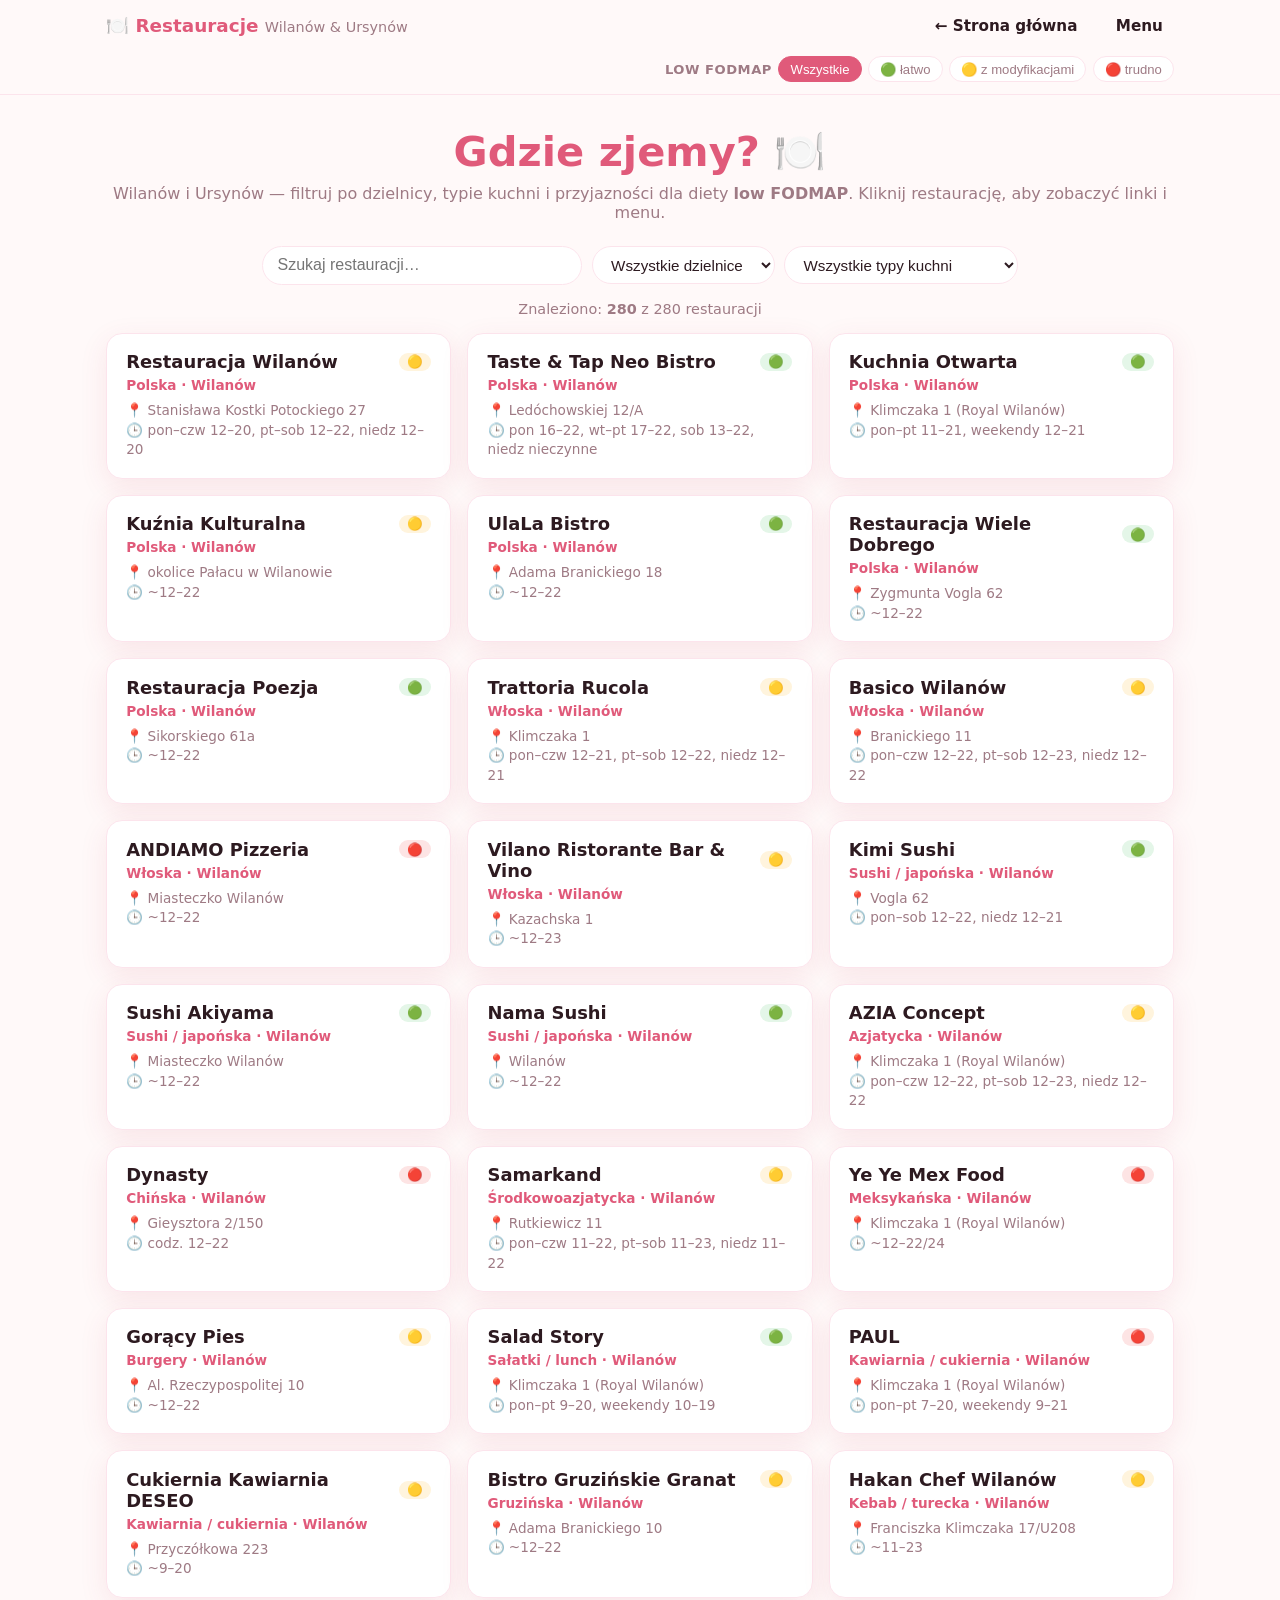
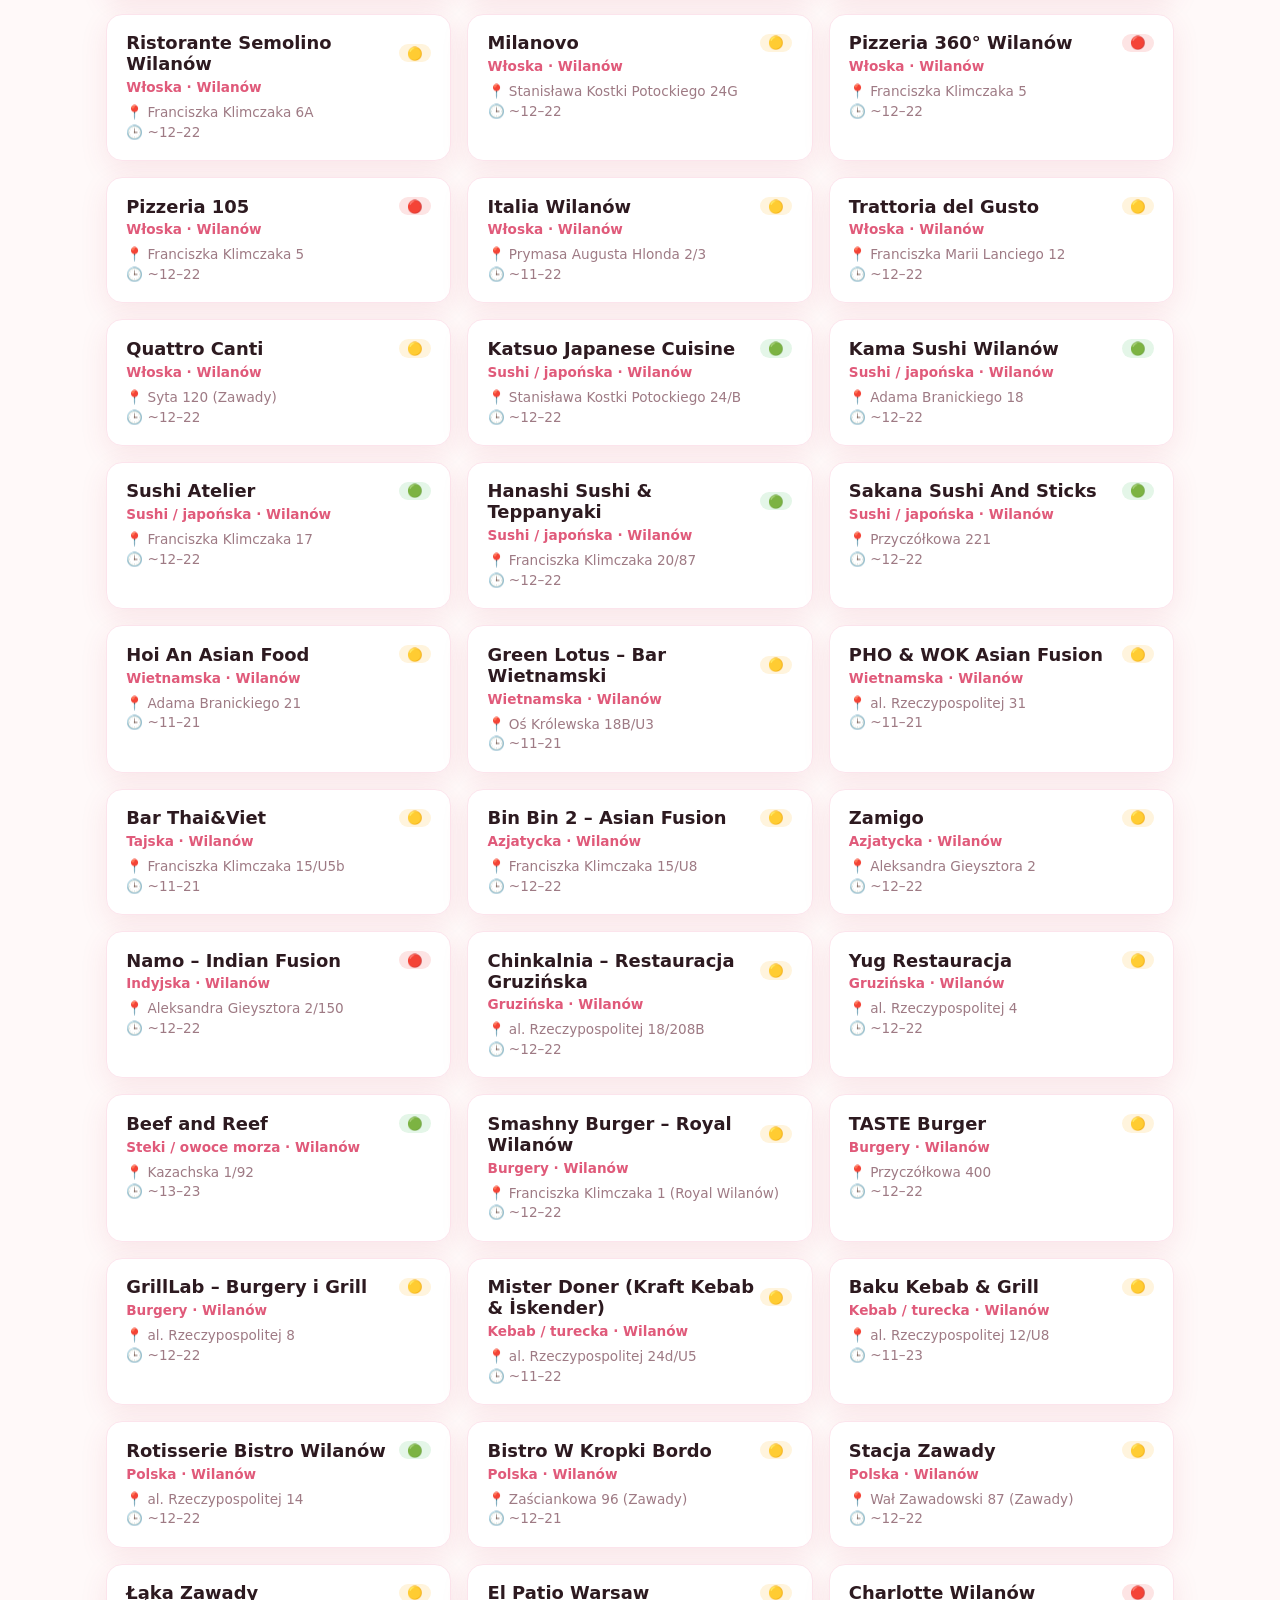
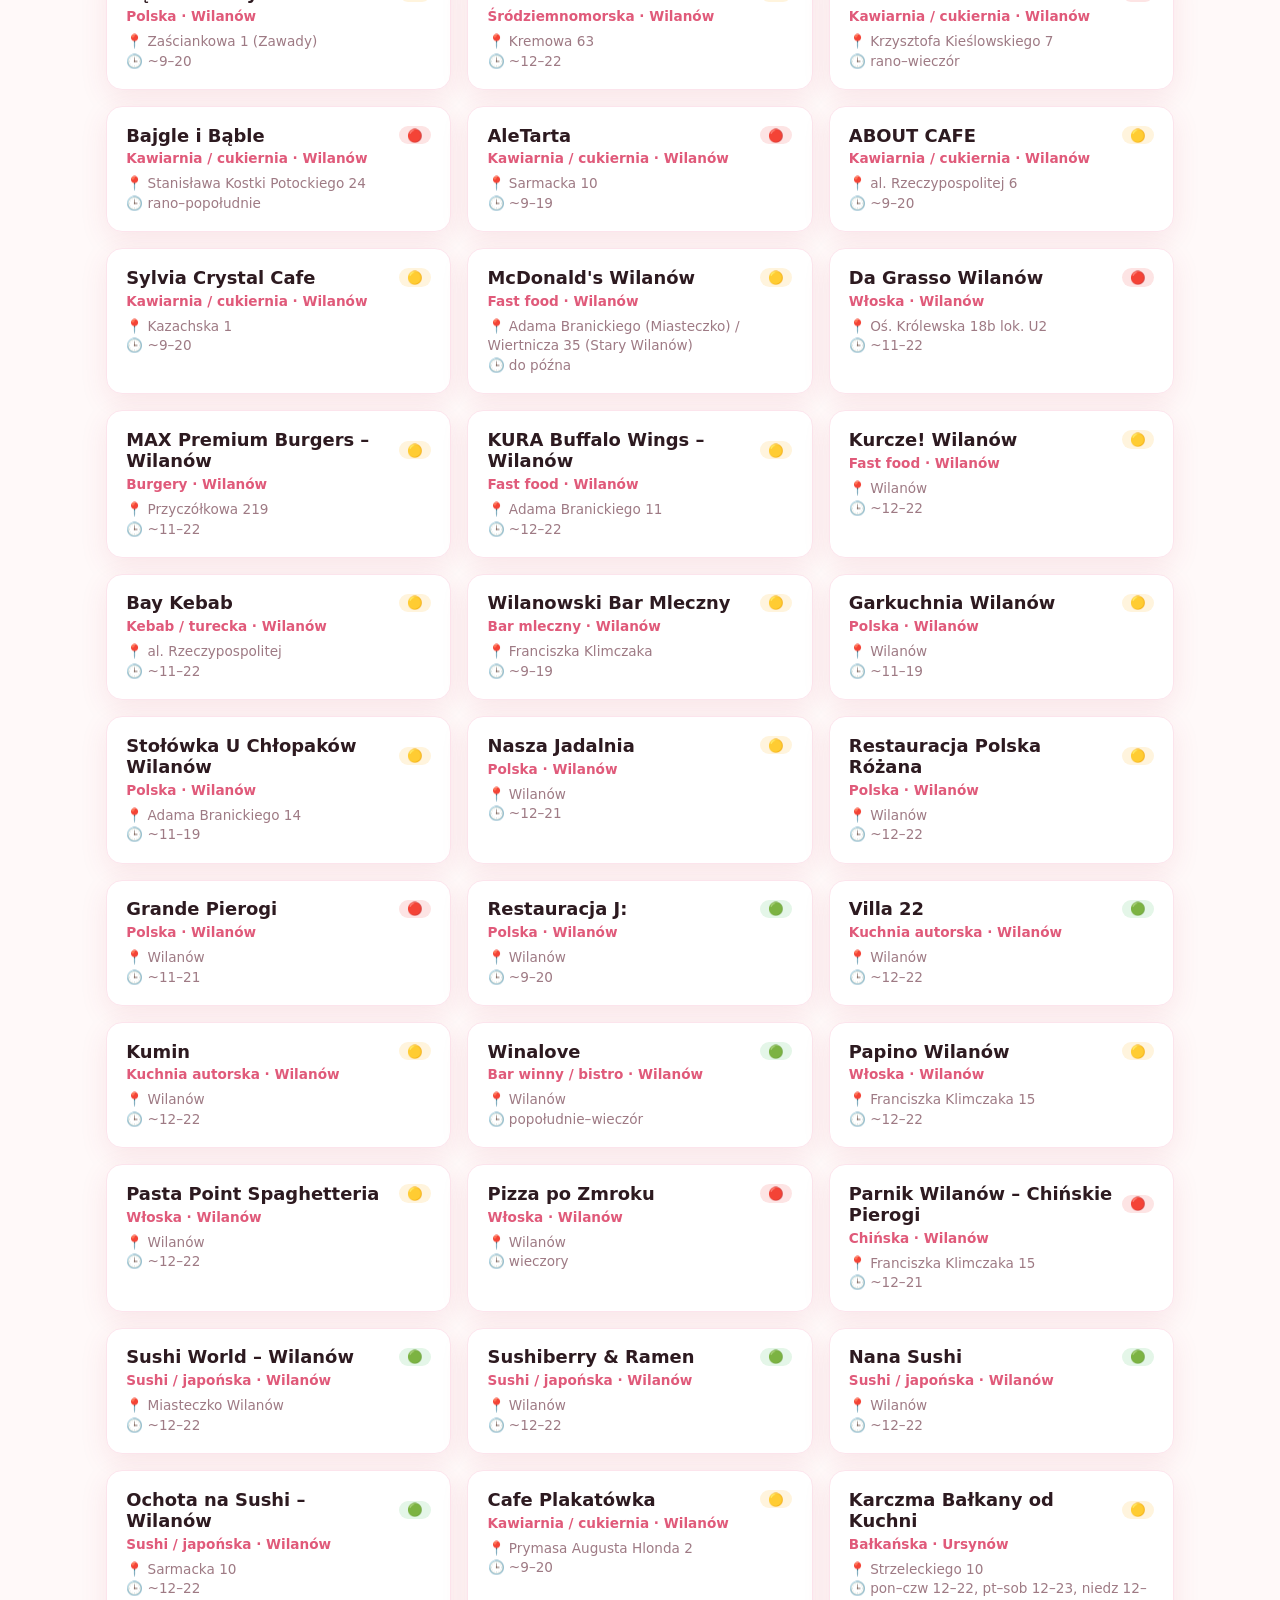
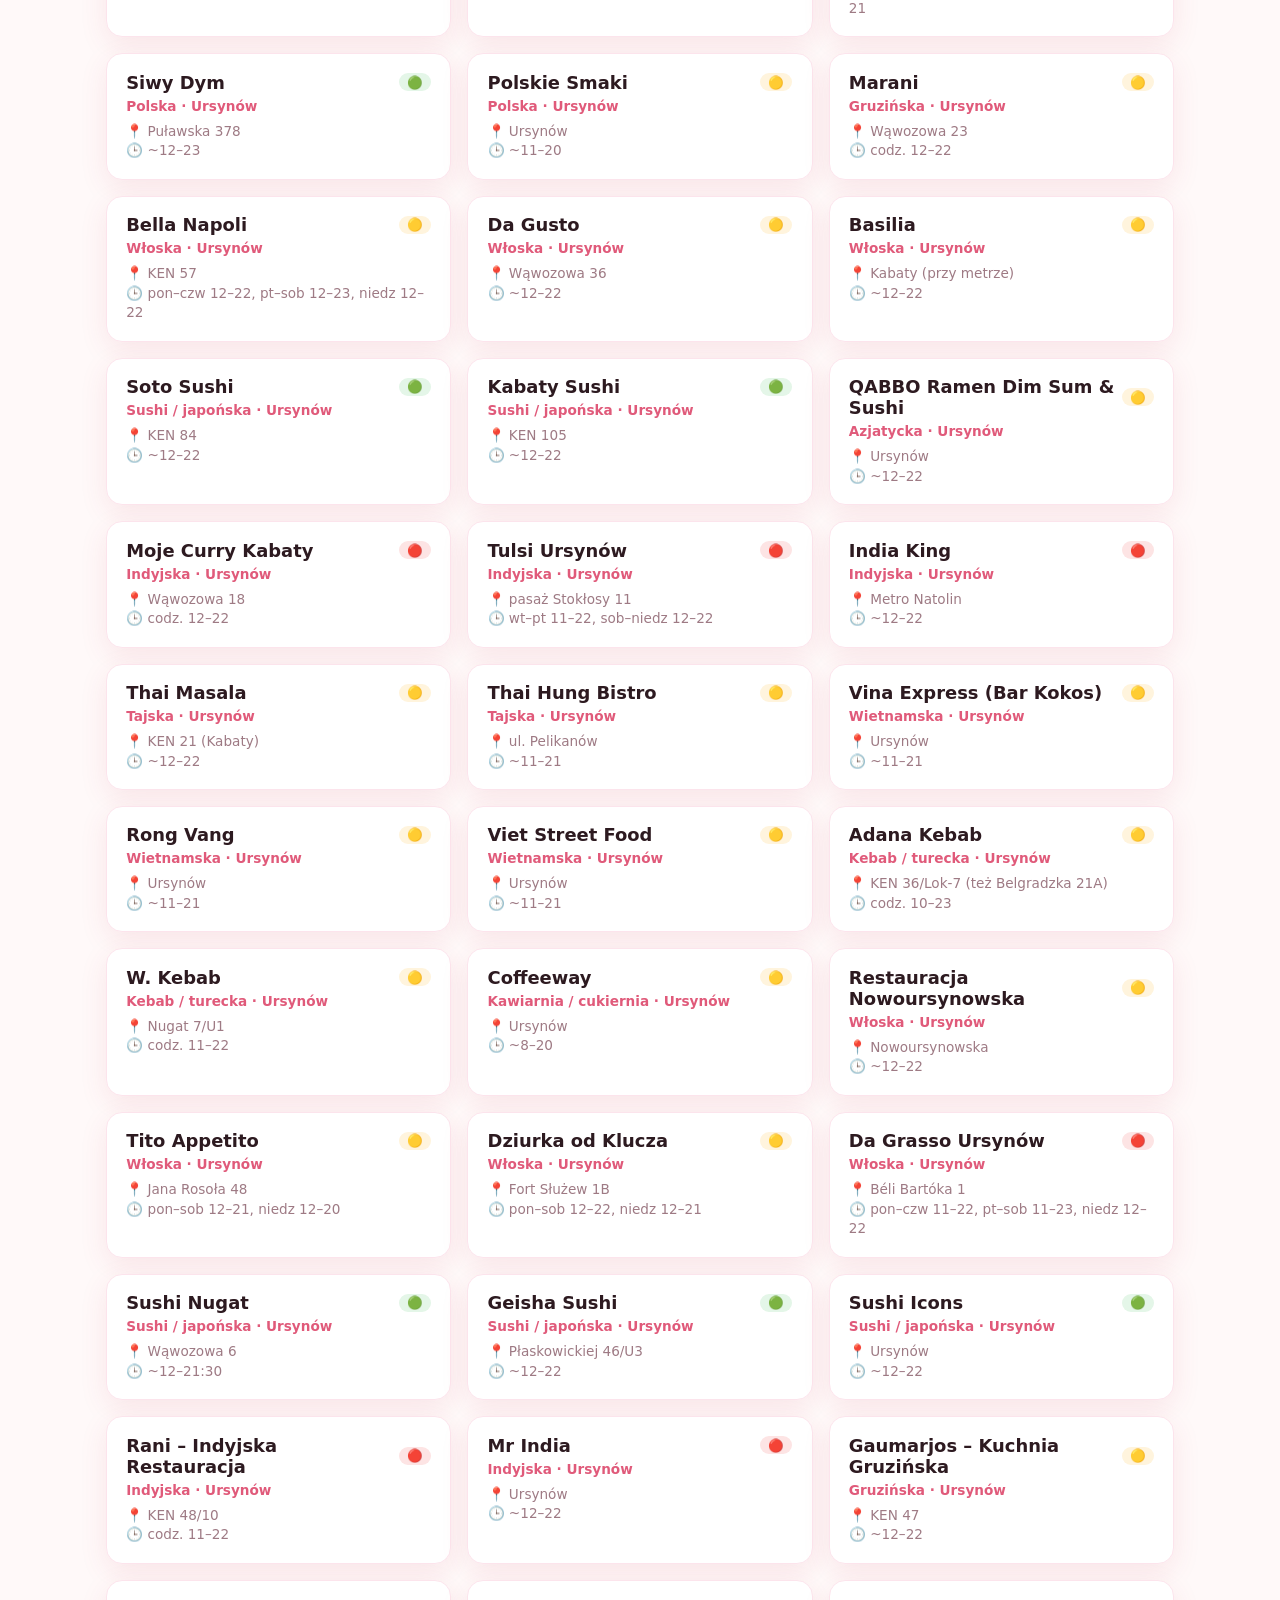
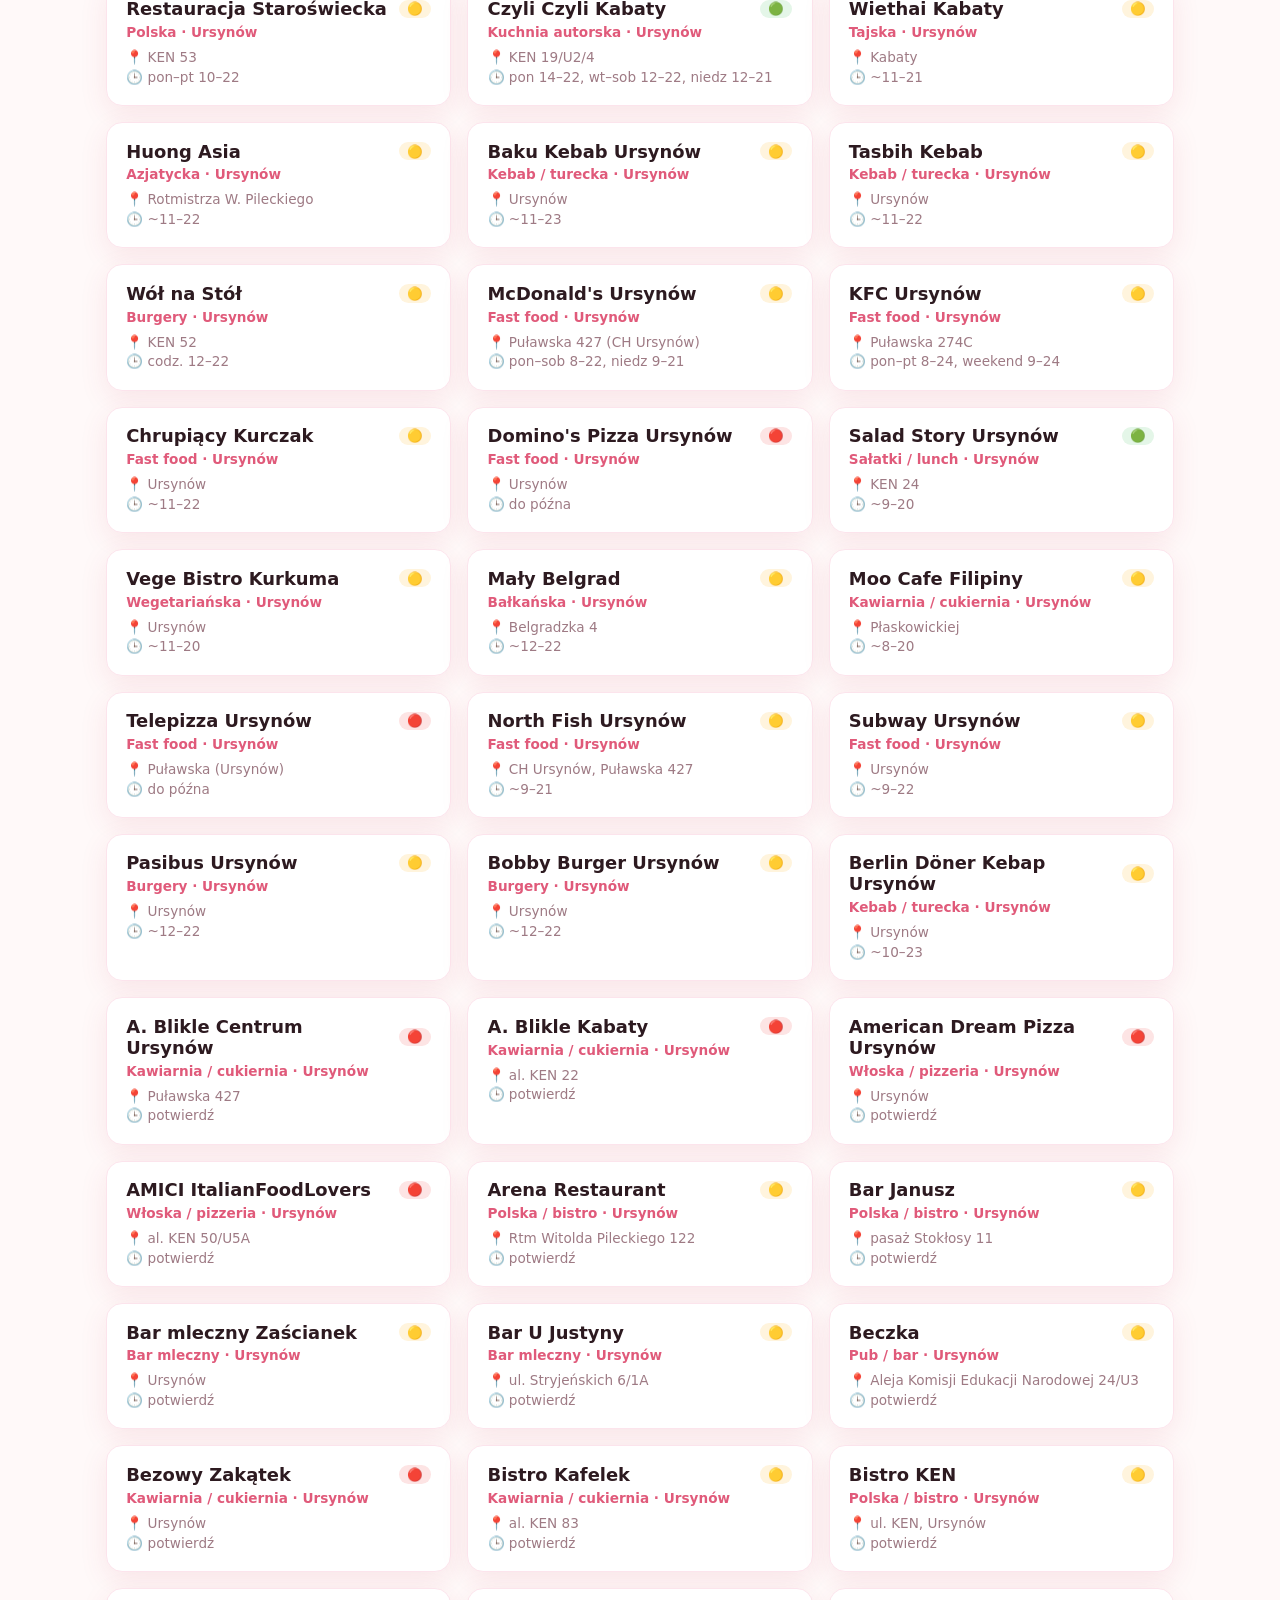
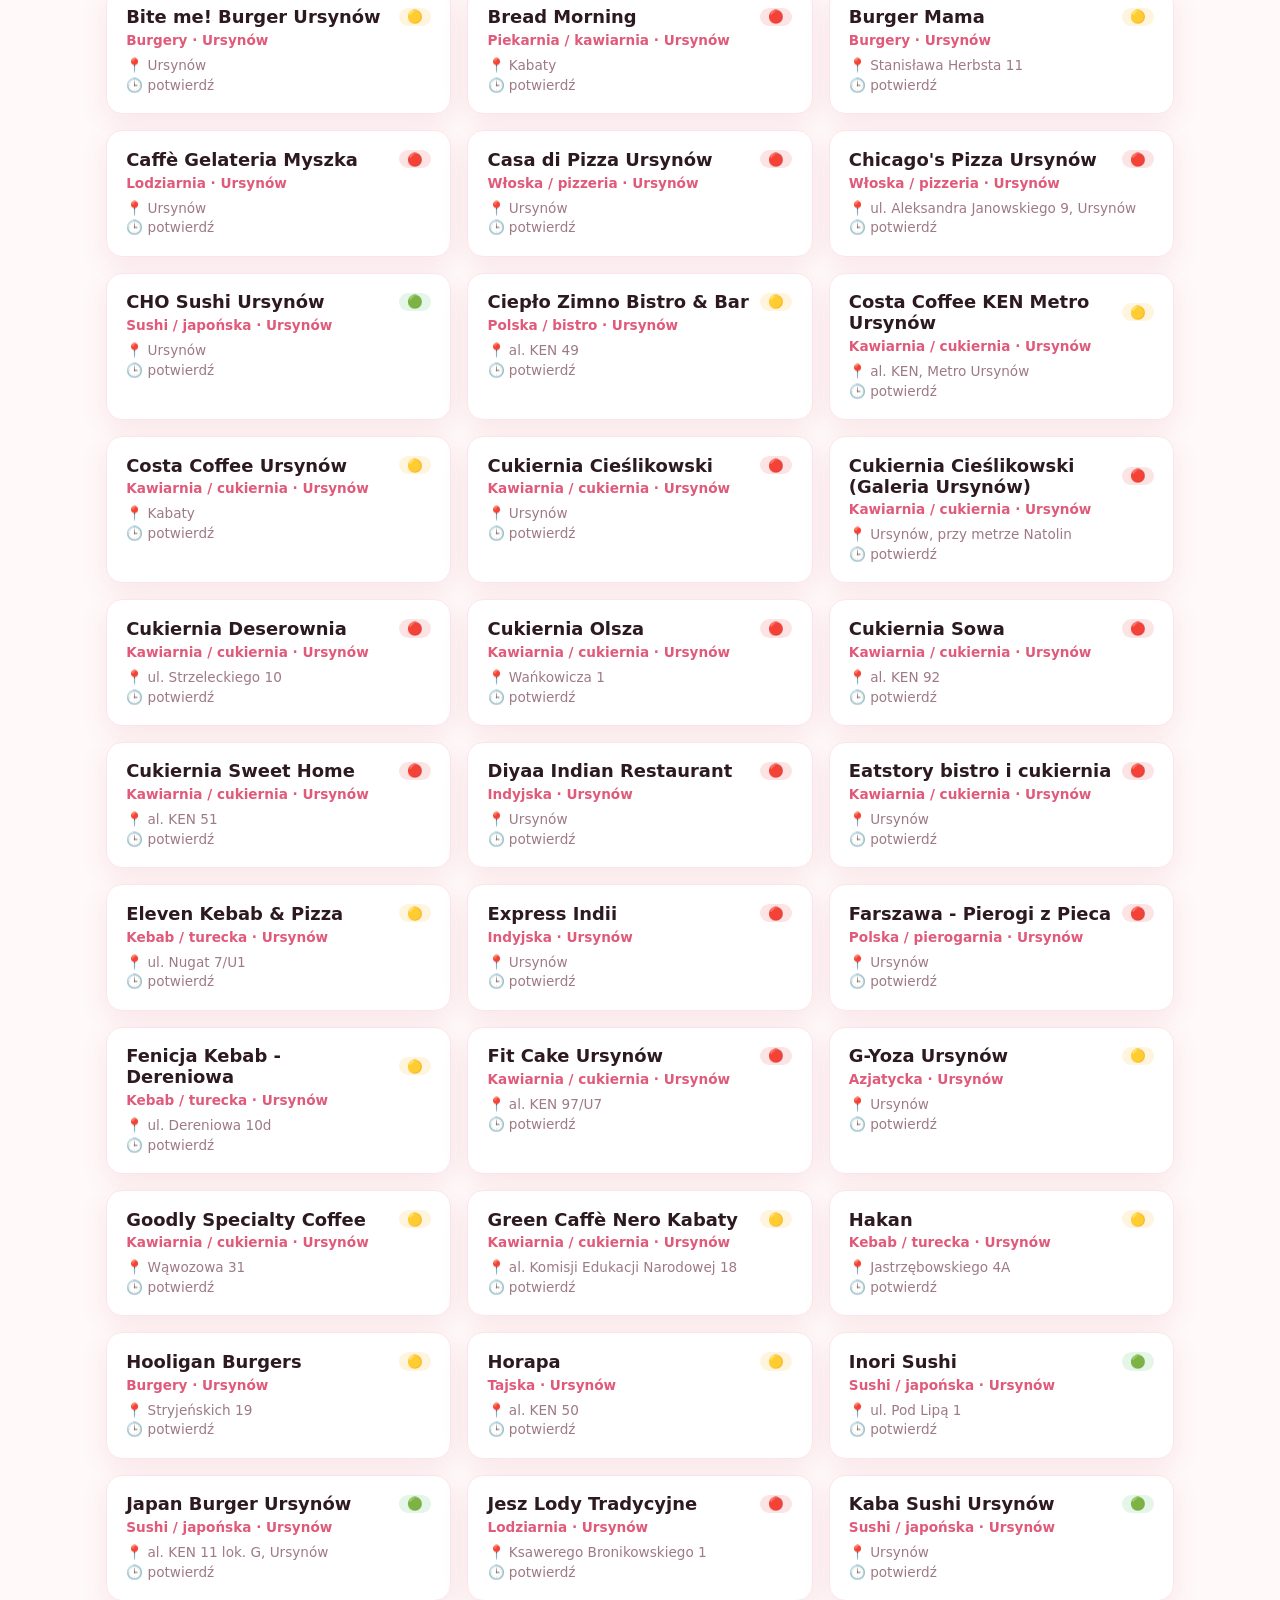
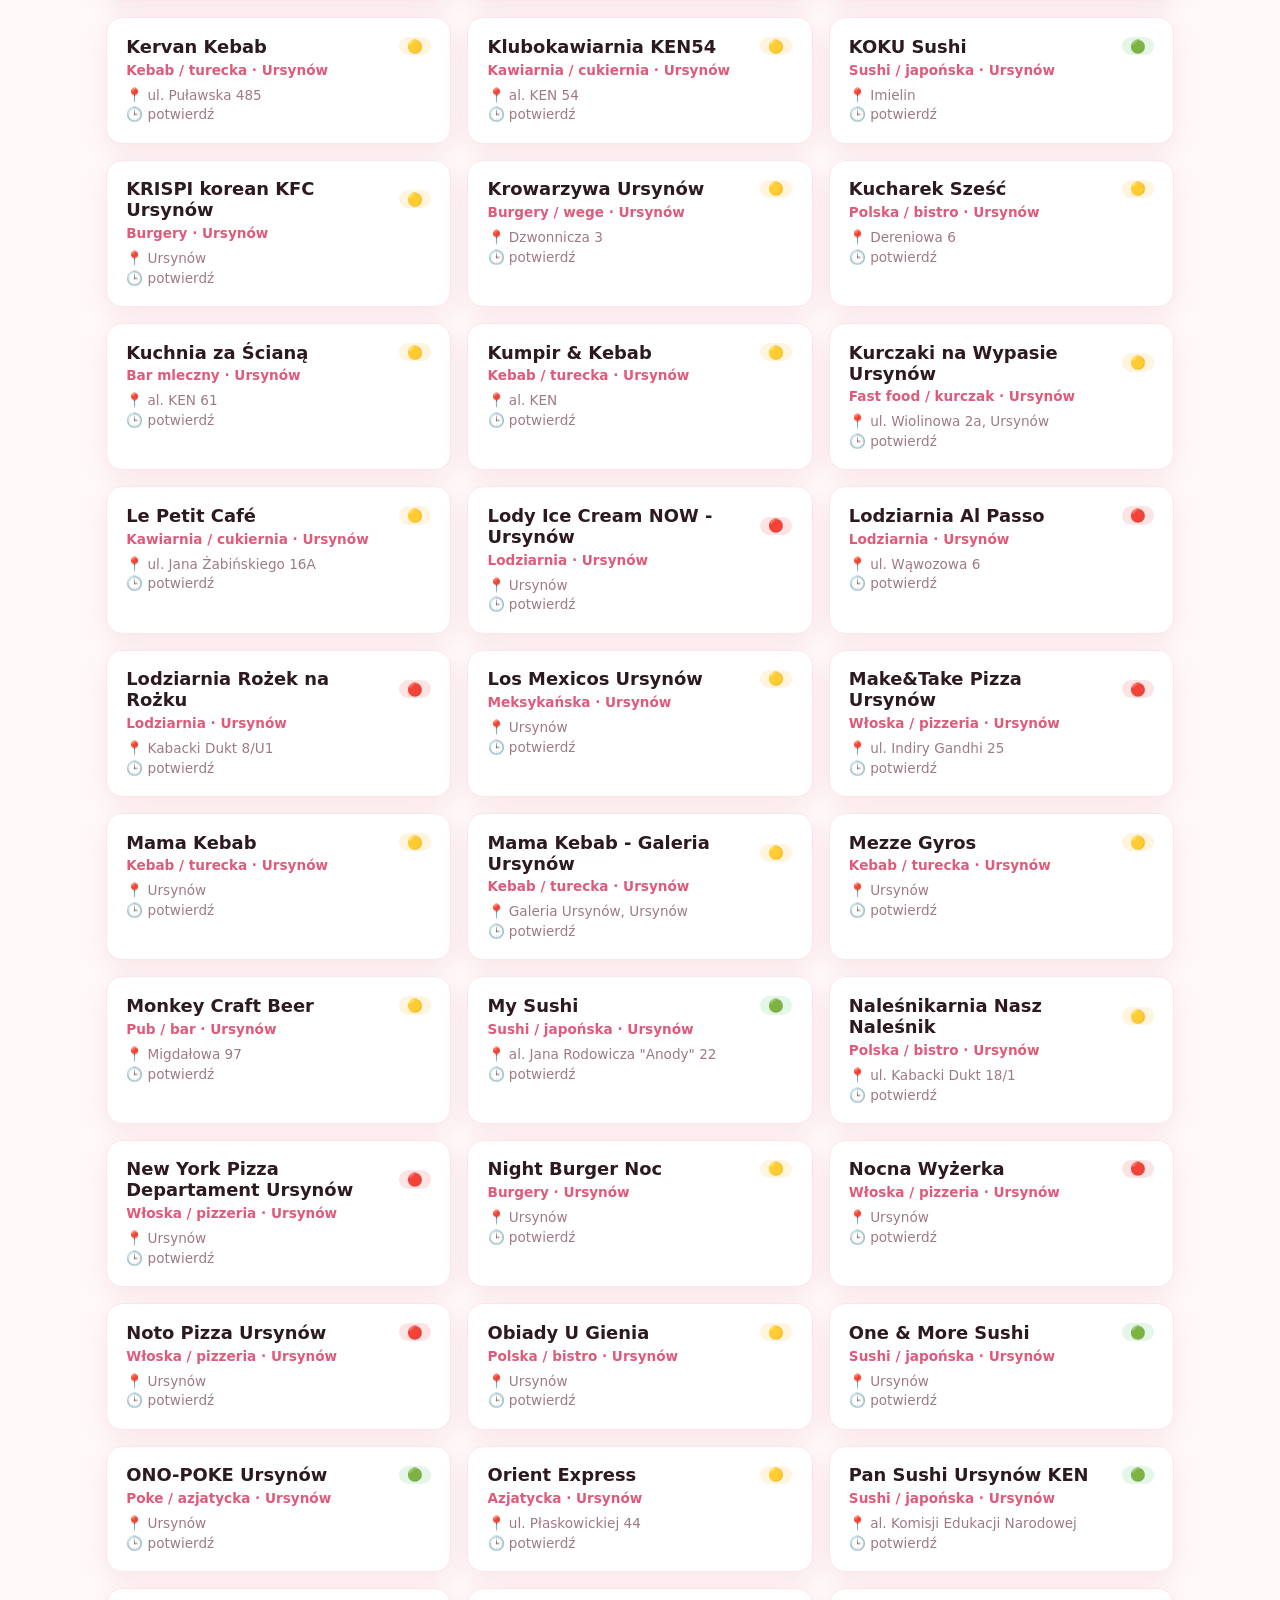
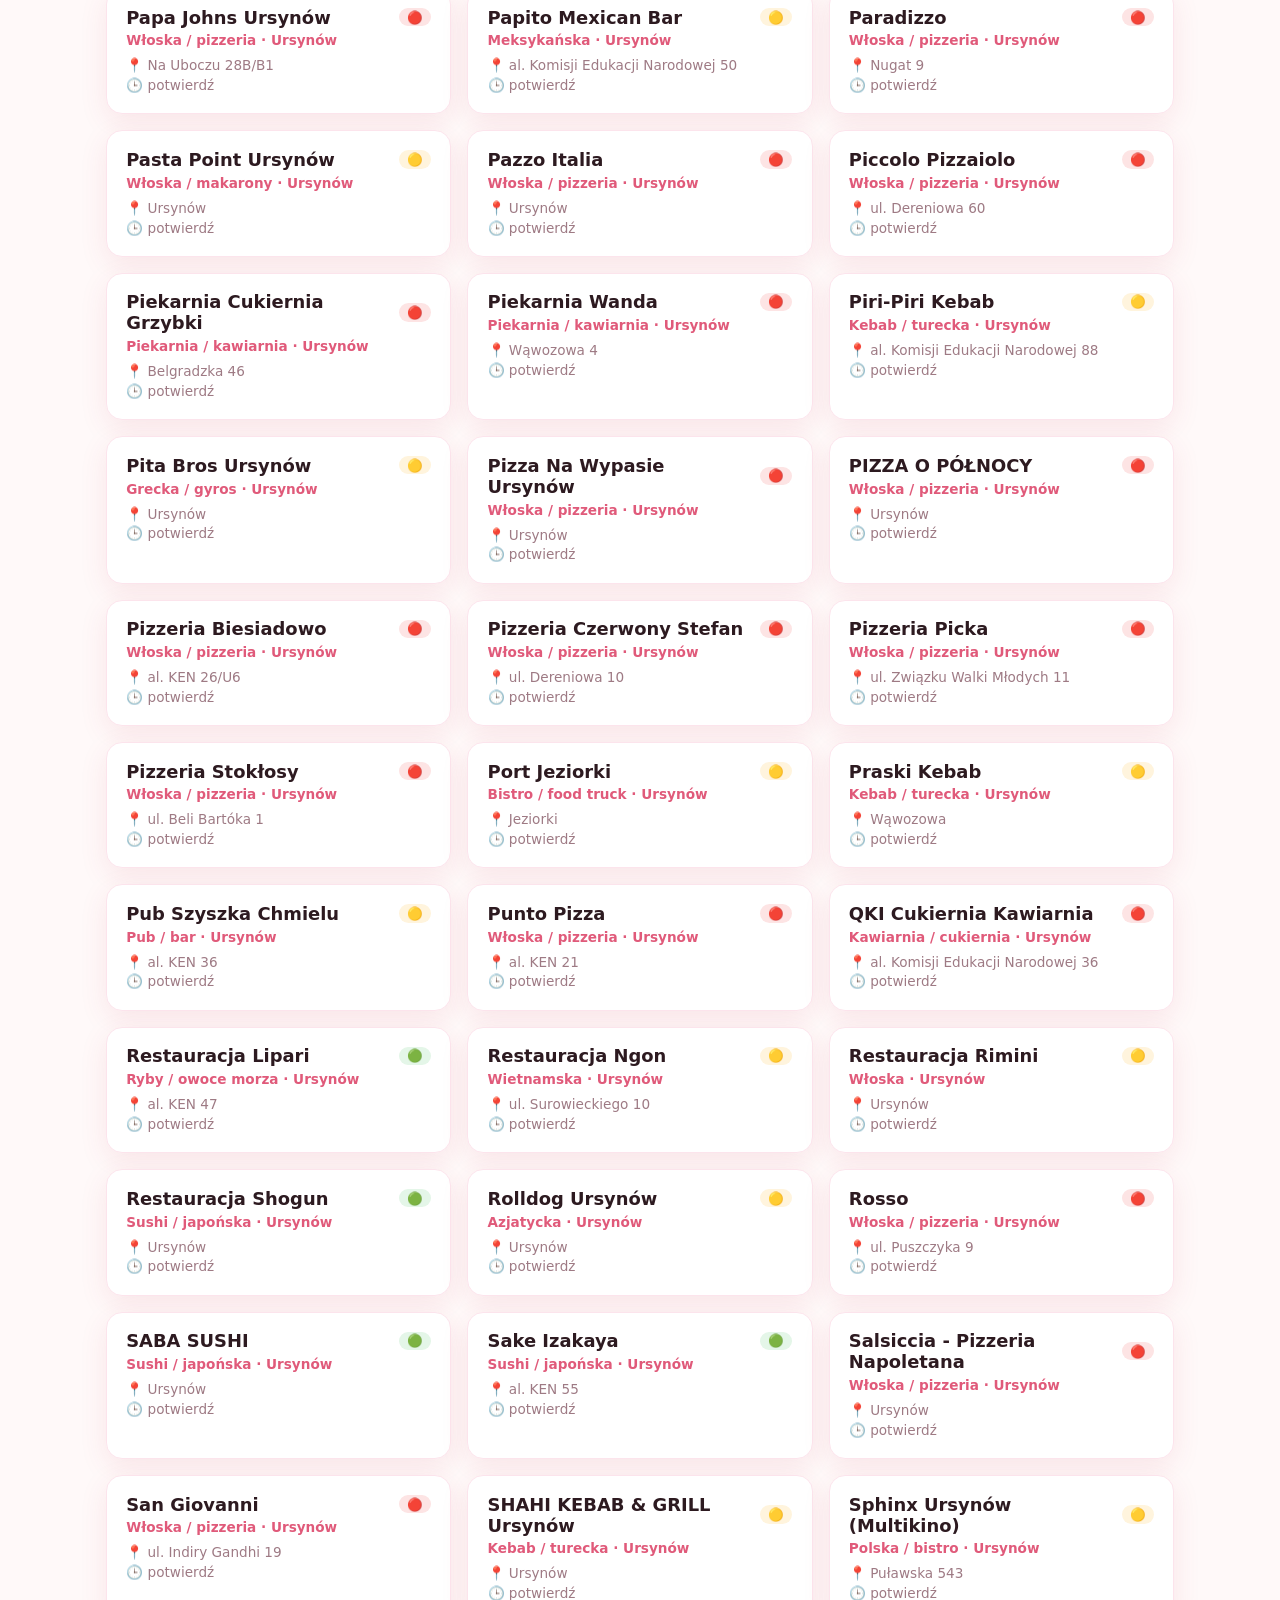
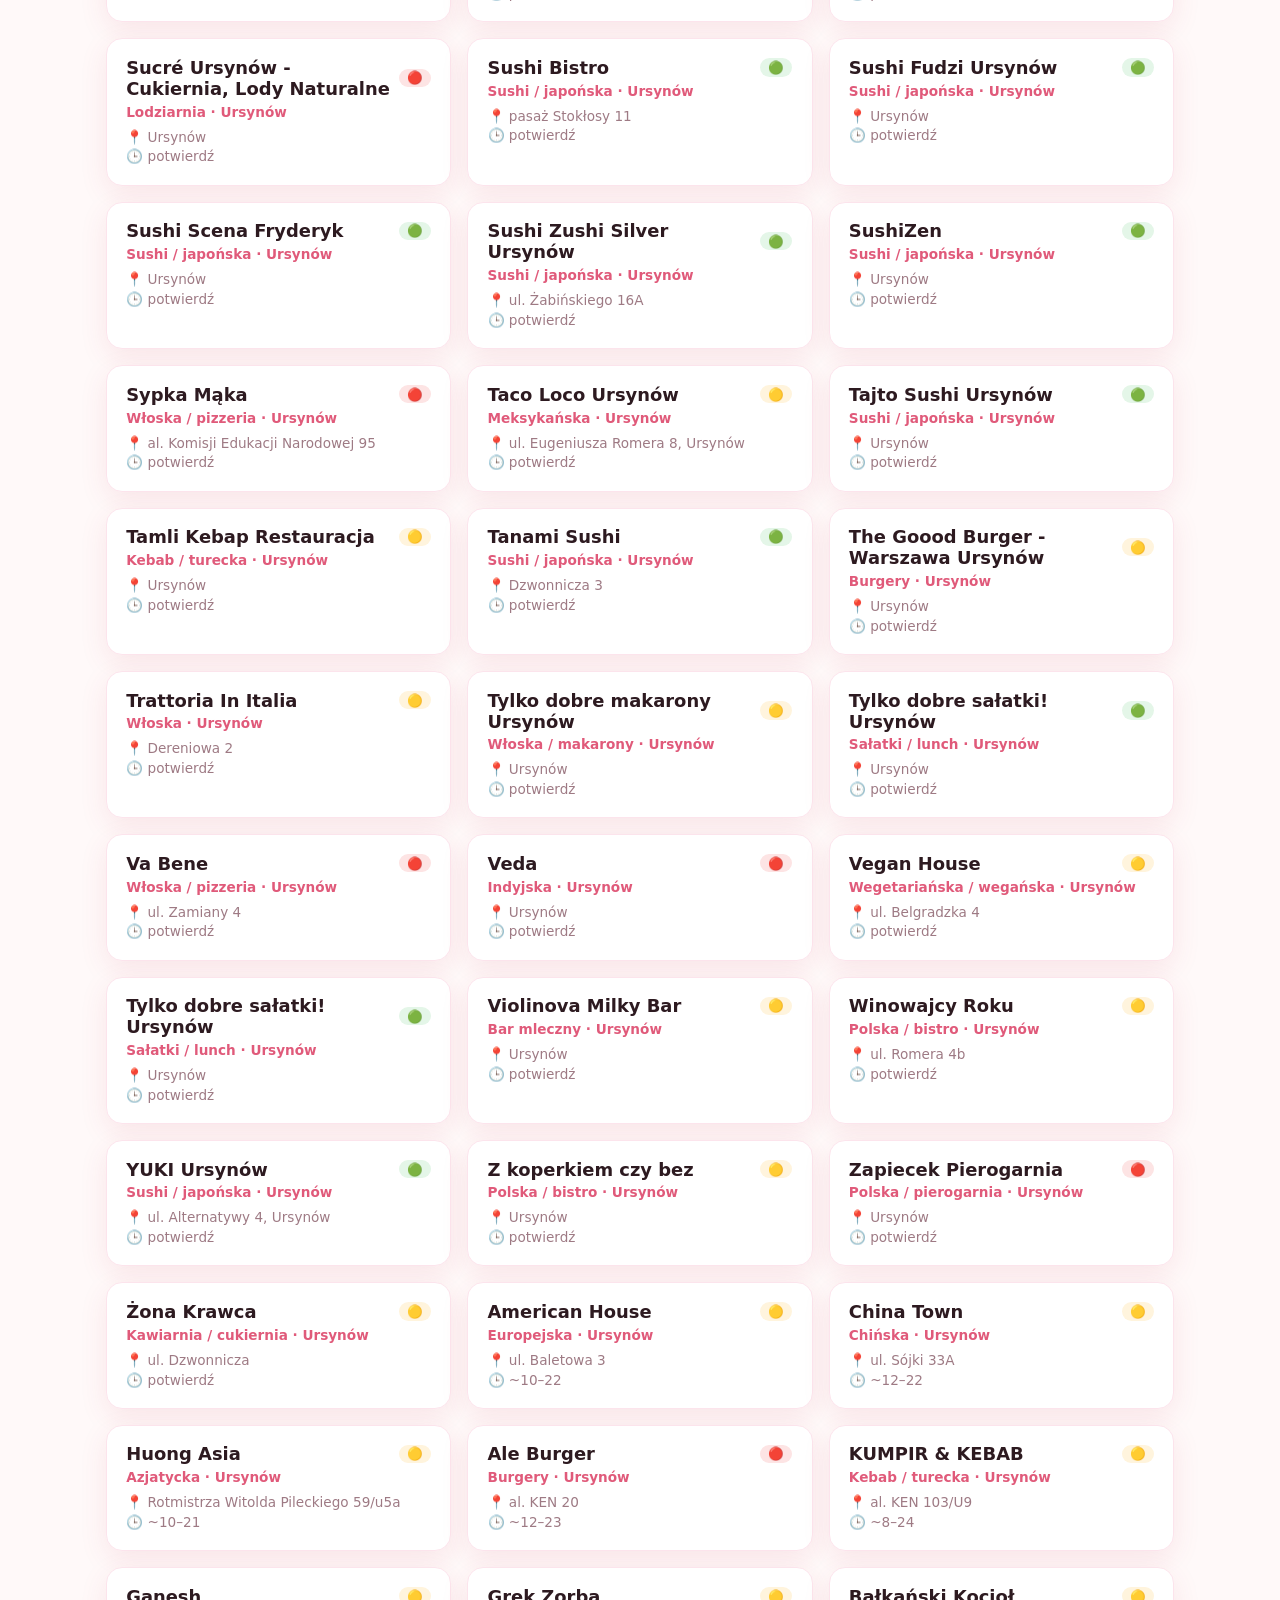
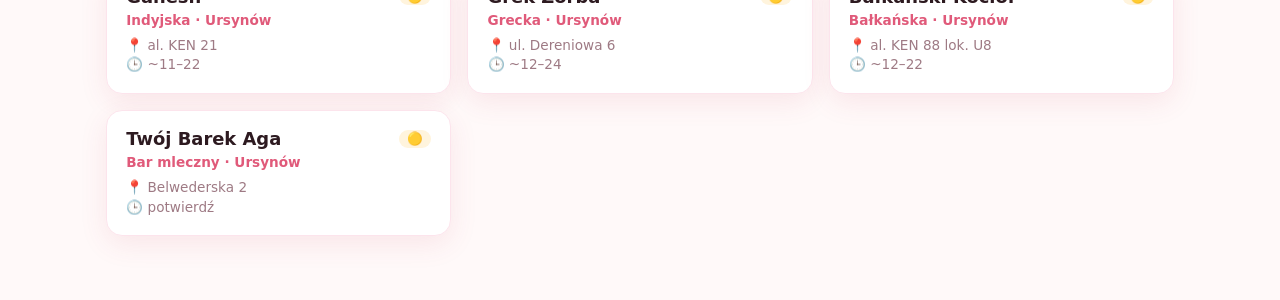
<file: restauracje/index.html>
<!doctype html>
<html lang="pl">
  <head>
    <meta charset="UTF-8" />
    <meta name="viewport" content="width=device-width, initial-scale=1.0" />
    <title>Restauracje — Wilanów i Ursynów</title>
    <link rel="stylesheet" href="../style.css" />
    <style>
      /* ── Nawigacja ── */
      .r-nav { position: sticky; top: 0; z-index: 40; background: rgba(255,249,249,0.92);
               backdrop-filter: blur(8px); border-bottom: 1px solid var(--rose-lt); }
      .r-nav-inner { max-width: 1100px; margin: 0 auto; padding: 0.7rem 1rem; display: flex; align-items: center;
                     gap: 1rem; flex-wrap: wrap; }
      .r-brand { font-weight: 800; color: var(--rose); text-decoration: none; font-size: 1.15rem; margin-right: auto; }
      .r-brand span { font-weight: 400; color: var(--muted); font-size: 0.9rem; }
      .r-nav a.r-navlink, .r-nav button.r-navlink {
        background: none; border: none; cursor: pointer; color: var(--text); text-decoration: none;
        font-size: 0.95rem; font-weight: 600; padding: 0.35rem 0.7rem; border-radius: 100px; transition: all 0.15s; }
      .r-nav a.r-navlink:hover, .r-nav button.r-navlink:hover { background: var(--rose-lt); color: var(--rose); }
      .r-fodmap-wrap { display: flex; align-items: center; gap: 0.4rem; flex-wrap: wrap; margin-left: auto; }
      .r-fodmap-label { font-size: 0.82rem; font-weight: 700; color: var(--muted); text-transform: uppercase; letter-spacing: 0.04em; }
      .r-fodmap-wrap .chips { margin: 0; }
      .r-fodmap-wrap .chip { padding: 0.28rem 0.7rem; font-size: 0.82rem; }

      .r-wrap { max-width: 1100px; margin: 0 auto; padding: 2rem 1rem 4rem; position: relative; z-index: 1; }
      .r-top { text-align: center; margin-bottom: 1.5rem; }
      .r-top h1 { color: var(--rose); font-size: clamp(1.8rem, 5vw, 2.6rem); }
      .r-top p { color: var(--muted); margin-top: 0.5rem; }

      .r-controls { display: flex; flex-wrap: wrap; gap: 0.6rem; justify-content: center; align-items: center; margin-bottom: 1rem; }
      .r-search { flex: 1 1 240px; max-width: 320px; padding: 0.6rem 0.9rem; border: 1px solid var(--rose-lt);
                  border-radius: 100px; font-size: 1rem; outline: none; }
      .r-search:focus { border-color: var(--rose); }
      .r-select { padding: 0.55rem 0.9rem; border: 1px solid var(--rose-lt); border-radius: 100px; font-size: 0.95rem;
                  background: var(--card); color: var(--text); cursor: pointer; outline: none; }
      .r-select:focus { border-color: var(--rose); }
      .chips { display: flex; flex-wrap: wrap; gap: 0.4rem; justify-content: center; margin-bottom: 0.8rem; }
      .chip { border: 1px solid var(--rose-lt); background: var(--card); color: var(--muted); border-radius: 100px;
              padding: 0.35rem 0.9rem; font-size: 0.88rem; cursor: pointer; transition: all 0.15s; }
      .chip:hover { border-color: var(--rose); }
      .chip.active { background: var(--rose); color: #fff; border-color: var(--rose); }

      .r-count { text-align: center; color: var(--muted); font-size: 0.9rem; margin-bottom: 1rem; }
      .r-reset { background: none; border: none; color: var(--rose); cursor: pointer; font-size: 0.85rem; text-decoration: underline; }

      .r-grid { display: grid; grid-template-columns: repeat(auto-fill, minmax(260px, 1fr)); gap: 1rem; }
      .r-card { background: var(--card); border: 1px solid var(--rose-lt); border-radius: 1rem; padding: 1.1rem 1.2rem;
                box-shadow: var(--shadow); cursor: pointer; transition: transform 0.2s, box-shadow 0.2s; text-align: left; }
      .r-card:hover { transform: translateY(-3px); box-shadow: 0 16px 40px rgba(200, 60, 90, 0.18); }
      .r-card h3 { color: var(--text); font-size: 1.12rem; margin-bottom: 0.3rem; display: flex; align-items: center; gap: 0.4rem; }
      .r-card .r-type { color: var(--rose); font-size: 0.85rem; font-weight: 600; }
      .r-card .r-meta { color: var(--muted); font-size: 0.85rem; margin-top: 0.5rem; line-height: 1.45; }
      .r-badge { font-size: 0.78rem; padding: 0.1rem 0.5rem; border-radius: 100px; margin-left: auto; white-space: nowrap; }
      .r-badge.g { background: #e4f6e8; color: #1e7d38; }
      .r-badge.y { background: #fff4dd; color: #9a6a10; }
      .r-badge.r { background: #fde4e4; color: #b23030; }

      /* Modal */
      .r-modal { position: fixed; inset: 0; background: rgba(45, 26, 32, 0.55); display: none; align-items: flex-start;
                 justify-content: center; padding: 2rem 1rem; z-index: 60; overflow-y: auto; }
      .r-modal.open { display: flex; }
      .r-dialog { background: var(--cream); border-radius: 1.1rem; max-width: 720px; width: 100%; box-shadow: var(--shadow); overflow: hidden; }
      .r-dialog-head { background: var(--rose); color: #fff; padding: 0.8rem 1.3rem; display: flex; align-items: center;
                       justify-content: space-between; position: sticky; top: 0; }
      .r-dialog-head span { font-weight: 700; letter-spacing: 0.05em; }
      .r-close { background: rgba(255,255,255,0.2); border: none; color: #fff; font-size: 1.3rem; line-height: 1;
                 width: 2rem; height: 2rem; border-radius: 50%; cursor: pointer; }
      .r-close:hover { background: rgba(255,255,255,0.35); }
      .r-body { padding: 1.4rem 1.6rem 2rem; line-height: 1.7; }

      /* Pasek linków restauracji */
      .r-links { display: flex; flex-wrap: wrap; gap: 0.5rem; margin: 0.2rem 0 1.2rem; }
      .r-link { display: inline-flex; align-items: center; gap: 0.35rem; padding: 0.45rem 0.85rem; border-radius: 100px;
                text-decoration: none; font-size: 0.88rem; font-weight: 600; border: 1px solid var(--rose-lt);
                background: var(--card); color: var(--text); transition: all 0.15s; }
      .r-link:hover { border-color: var(--rose); color: var(--rose); transform: translateY(-1px); }
      .r-link.primary { background: var(--rose); color: #fff; border-color: var(--rose); }
      .r-link.muted { opacity: 0.4; filter: grayscale(1); font-weight: 500; }
      .r-link.muted:hover { opacity: 0.7; transform: none; }
      .r-links-note { font-size: 0.78rem; color: var(--muted); margin: -0.6rem 0 1.2rem; }

      /* Menu podzielone na działy */
      .r-body h1 { font-size: 1.6rem; color: var(--rose); margin-bottom: 0.3rem; }
      .r-body h2 { display: none; } /* podtytuł opisowy pomijamy w podglądzie – kluczowe dane są w pasku linków */
      .r-section { background: var(--card); border: 1px solid var(--rose-lt); border-radius: 0.9rem; overflow: hidden; margin: 0.9rem 0; }
      .r-section > .r-section-title { background: var(--rose-lt); color: var(--rose); font-weight: 800; font-size: 0.95rem;
                letter-spacing: 0.03em; padding: 0.55rem 1rem; }
      .r-section ul { list-style: none; padding: 0.3rem 1rem 0.6rem; margin: 0; }
      .r-section li { padding: 0.32rem 0; border-bottom: 1px dashed var(--rose-lt); font-size: 0.95rem; }
      .r-section li:last-child { border-bottom: none; }
      .r-body p { margin: 0.5rem 0; }
      .r-body p.r-desc { color: var(--muted); font-size: 0.92rem; margin-bottom: 0.6rem; }
      .r-loading, .r-error { text-align: center; color: var(--muted); padding: 2rem; }
      .r-error a { color: var(--rose); }
    </style>
  </head>
  <body>
    <div class="hearts-bg" aria-hidden="true" id="hearts-bg"></div>

    <nav class="r-nav">
      <div class="r-nav-inner">
        <a class="r-brand" href="../index.html">🍽️ Restauracje <span>Wilanów &amp; Ursynów</span></a>
        <a class="r-navlink" href="../index.html">← Strona główna</a>
        <a class="r-navlink" href="../menu/index.html">Menu</a>
        <div class="r-fodmap-wrap">
          <span class="r-fodmap-label">Low FODMAP</span>
          <div class="chips" id="fodmap-chips"></div>
        </div>
      </div>
    </nav>

    <div class="r-wrap">
      <div class="r-top">
        <h1>Gdzie zjemy? 🍽️</h1>
        <p>Wilanów i Ursynów — filtruj po dzielnicy, typie kuchni i przyjazności dla diety
           <strong>low&nbsp;FODMAP</strong>. Kliknij restaurację, aby zobaczyć linki i menu.</p>
      </div>

      <div class="r-controls">
        <input type="search" class="r-search" id="search" placeholder="Szukaj restauracji…" />
        <select class="r-select" id="district-select" aria-label="Dzielnica"></select>
        <select class="r-select" id="type-select" aria-label="Typ kuchni"></select>
      </div>
      <div class="r-count" id="count"></div>

      <div class="r-grid" id="grid"></div>
    </div>

    <div class="r-modal" id="modal">
      <div class="r-dialog">
        <div class="r-dialog-head">
          <span id="modal-title">Menu</span>
          <button class="r-close" id="close" aria-label="Zamknij">×</button>
        </div>
        <div class="r-body" id="modal-body"></div>
      </div>
    </div>

    <script>
      const DATA = [
        // Wilanów  (c = kategoria/typ do filtra, www = oficjalna strona jeśli znana)
        {n:"Restauracja Wilanów", d:"Wilanów", c:"Polska", t:"polska / dziczyzna", a:"Stanisława Kostki Potockiego 27", h:"pon–czw 12–20, pt–sob 12–22, niedz 12–20", f:"y", p:"wilanow/kuchnia-polska/restauracja-wilanow.md", www:"https://restauracjawilanow.pl"},
        {n:"Taste & Tap Neo Bistro", d:"Wilanów", c:"Polska", t:"polska / neo bistro", a:"Ledóchowskiej 12/A", h:"pon 16–22, wt–pt 17–22, sob 13–22, niedz nieczynne", f:"g", p:"wilanow/kuchnia-polska/taste-and-tap.md", www:"https://tasteandtap.pl"},
        {n:"Kuchnia Otwarta", d:"Wilanów", c:"Polska", t:"polska / europejska", a:"Klimczaka 1 (Royal Wilanów)", h:"pon–pt 11–21, weekendy 12–21", f:"g", p:"wilanow/kuchnia-polska/kuchnia-otwarta.md", www:"https://kuchniaotwarta.pl"},
        {n:"Kuźnia Kulturalna", d:"Wilanów", c:"Polska", t:"polska / międzynarodowa", a:"okolice Pałacu w Wilanowie", h:"~12–22", f:"y", p:"wilanow/kuchnia-polska/kuznia-kulturalna.md"},
        {n:"UlaLa Bistro", d:"Wilanów", c:"Polska", t:"polska / europejska", a:"Adama Branickiego 18", h:"~12–22", f:"g", p:"wilanow/kuchnia-polska/ulala-bistro.md"},
        {n:"Restauracja Wiele Dobrego", d:"Wilanów", c:"Polska", t:"polska / europejska", a:"Zygmunta Vogla 62", h:"~12–22", f:"g", p:"wilanow/kuchnia-polska/wiele-dobrego.md"},
        {n:"Restauracja Poezja", d:"Wilanów", c:"Polska", t:"polska / włoska / francuska", a:"Sikorskiego 61a", h:"~12–22", f:"g", p:"wilanow/kuchnia-polska/poezja.md"},
        {n:"Trattoria Rucola", d:"Wilanów", c:"Włoska", t:"włoska", a:"Klimczaka 1", h:"pon–czw 12–21, pt–sob 12–22, niedz 12–21", f:"y", p:"wilanow/kuchnia-wloska/trattoria-rucola.md"},
        {n:"Basico Wilanów", d:"Wilanów", c:"Włoska", t:"włoska / pizzeria", a:"Branickiego 11", h:"pon–czw 12–22, pt–sob 12–23, niedz 12–22", f:"y", p:"wilanow/kuchnia-wloska/basico-wilanow.md"},
        {n:"ANDIAMO Pizzeria", d:"Wilanów", c:"Włoska", t:"pizza neapolitańska", a:"Miasteczko Wilanów", h:"~12–22", f:"r", p:"wilanow/kuchnia-wloska/andiamo-pizzeria.md"},
        {n:"Vilano Ristorante Bar & Vino", d:"Wilanów", c:"Włoska", t:"włoska", a:"Kazachska 1", h:"~12–23", f:"y", p:"wilanow/kuchnia-wloska/vilano.md"},
        {n:"Kimi Sushi", d:"Wilanów", c:"Sushi / japońska", t:"japońska / sushi", a:"Vogla 62", h:"pon–sob 12–22, niedz 12–21", f:"g", p:"wilanow/sushi-japonska/kimi-sushi.md"},
        {n:"Sushi Akiyama", d:"Wilanów", c:"Sushi / japońska", t:"japońska / koreańska", a:"Miasteczko Wilanów", h:"~12–22", f:"g", p:"wilanow/sushi-japonska/sushi-akiyama.md"},
        {n:"Nama Sushi", d:"Wilanów", c:"Sushi / japońska", t:"japońska / sushi", a:"Wilanów", h:"~12–22", f:"g", p:"wilanow/sushi-japonska/nama-sushi.md"},
        {n:"AZIA Concept", d:"Wilanów", c:"Azjatycka", t:"azjatycka (tajska/chińska/japońska)", a:"Klimczaka 1 (Royal Wilanów)", h:"pon–czw 12–22, pt–sob 12–23, niedz 12–22", f:"y", p:"wilanow/kuchnia-azjatycka/azia-concept.md"},
        {n:"Dynasty", d:"Wilanów", c:"Chińska", t:"chińska", a:"Gieysztora 2/150", h:"codz. 12–22", f:"r", p:"wilanow/kuchnia-chinska/dynasty.md"},
        {n:"Samarkand", d:"Wilanów", c:"Środkowoazjatycka", t:"uzbecka / środkowoazjatycka", a:"Rutkiewicz 11", h:"pon–czw 11–22, pt–sob 11–23, niedz 11–22", f:"y", p:"wilanow/kuchnia-srodkowoazjatycka/samarkand.md"},
        {n:"Ye Ye Mex Food", d:"Wilanów", c:"Meksykańska", t:"meksykańska", a:"Klimczaka 1 (Royal Wilanów)", h:"~12–22/24", f:"r", p:"wilanow/kuchnia-meksykanska/ye-ye-mex.md"},
        {n:"Gorący Pies", d:"Wilanów", c:"Burgery", t:"burgery / grill", a:"Al. Rzeczypospolitej 10", h:"~12–22", f:"y", p:"wilanow/burgery/goracy-pies.md"},
        {n:"Salad Story", d:"Wilanów", c:"Sałatki / lunch", t:"sałatki / lunch", a:"Klimczaka 1 (Royal Wilanów)", h:"pon–pt 9–20, weekendy 10–19", f:"g", p:"wilanow/salatki-cafe/salad-story.md"},
        {n:"PAUL", d:"Wilanów", c:"Kawiarnia / cukiernia", t:"piekarnia / kawiarnia", a:"Klimczaka 1 (Royal Wilanów)", h:"pon–pt 7–20, weekendy 9–21", f:"r", p:"wilanow/salatki-cafe/paul.md"},
        {n:"Cukiernia Kawiarnia DESEO", d:"Wilanów", c:"Kawiarnia / cukiernia", t:"cukiernia / kawiarnia", a:"Przyczółkowa 223", h:"~9–20", f:"y", p:"wilanow/salatki-cafe/deseo.md"},
        {n:"Bistro Gruzińskie Granat", d:"Wilanów", c:"Gruzińska", t:"gruzińska", a:"Adama Branickiego 10", h:"~12–22", f:"y", p:"wilanow/kuchnia-gruzinska/granat.md"},
        {n:"Hakan Chef Wilanów", d:"Wilanów", c:"Kebab / turecka", t:"turecka / grill", a:"Franciszka Klimczaka 17/U208", h:"~11–23", f:"y", p:"wilanow/kebab-turecka/hakan-chef.md", ig:"https://www.instagram.com/hakanchefwilanow/"},
        {n:"Ristorante Semolino Wilanów", d:"Wilanów", c:"Włoska", t:"włoska", a:"Franciszka Klimczaka 6A", h:"~12–22", f:"y", p:"wilanow/kuchnia-wloska/semolino.md"},
        {n:"Milanovo", d:"Wilanów", c:"Włoska", t:"włoska (makarony, pizza, desery)", a:"Stanisława Kostki Potockiego 24G", h:"~12–22", f:"y", p:"wilanow/kuchnia-wloska/milanovo.md"},
        {n:"Pizzeria 360° Wilanów", d:"Wilanów", c:"Włoska", t:"pizzeria", a:"Franciszka Klimczaka 5", h:"~12–22", f:"r", p:"wilanow/kuchnia-wloska/pizzeria-360.md"},
        {n:"Pizzeria 105", d:"Wilanów", c:"Włoska", t:"pizzeria", a:"Franciszka Klimczaka 5", h:"~12–22", f:"r", p:"wilanow/kuchnia-wloska/pizzeria-105.md"},
        {n:"Italia Wilanów", d:"Wilanów", c:"Włoska", t:"pizzeria / lodziarnia / kawiarnia", a:"Prymasa Augusta Hlonda 2/3", h:"~11–22", f:"y", p:"wilanow/kuchnia-wloska/italia-wilanow.md"},
        {n:"Trattoria del Gusto", d:"Wilanów", c:"Włoska", t:"włoska", a:"Franciszka Marii Lanciego 12", h:"~12–22", f:"y", p:"wilanow/kuchnia-wloska/trattoria-del-gusto.md"},
        {n:"Quattro Canti", d:"Wilanów", c:"Włoska", t:"włoska / sycylijska", a:"Syta 120 (Zawady)", h:"~12–22", f:"y", p:"wilanow/kuchnia-wloska/quattro-canti.md"},
        {n:"Katsuo Japanese Cuisine", d:"Wilanów", c:"Sushi / japońska", t:"japońska / sushi", a:"Stanisława Kostki Potockiego 24/B", h:"~12–22", f:"g", p:"wilanow/sushi-japonska/katsuo.md"},
        {n:"Kama Sushi Wilanów", d:"Wilanów", c:"Sushi / japońska", t:"japońska / sushi", a:"Adama Branickiego 18", h:"~12–22", f:"g", p:"wilanow/sushi-japonska/kama-sushi.md"},
        {n:"Sushi Atelier", d:"Wilanów", c:"Sushi / japońska", t:"japońska / sushi", a:"Franciszka Klimczaka 17", h:"~12–22", f:"g", p:"wilanow/sushi-japonska/sushi-atelier.md"},
        {n:"Hanashi Sushi & Teppanyaki", d:"Wilanów", c:"Sushi / japońska", t:"japońska / sushi / teppanyaki", a:"Franciszka Klimczaka 20/87", h:"~12–22", f:"g", p:"wilanow/sushi-japonska/hanashi.md"},
        {n:"Sakana Sushi And Sticks", d:"Wilanów", c:"Sushi / japońska", t:"japońska / sushi", a:"Przyczółkowa 221", h:"~12–22", f:"g", p:"wilanow/sushi-japonska/sakana.md"},
        {n:"Hoi An Asian Food", d:"Wilanów", c:"Wietnamska", t:"wietnamska", a:"Adama Branickiego 21", h:"~11–21", f:"y", p:"wilanow/kuchnia-wietnamska/hoi-an.md"},
        {n:"Green Lotus – Bar Wietnamski", d:"Wilanów", c:"Wietnamska", t:"wietnamska", a:"Oś Królewska 18B/U3", h:"~11–21", f:"y", p:"wilanow/kuchnia-wietnamska/green-lotus.md"},
        {n:"PHO & WOK Asian Fusion", d:"Wilanów", c:"Wietnamska", t:"wietnamska / azjatycka fusion", a:"al. Rzeczypospolitej 31", h:"~11–21", f:"y", p:"wilanow/kuchnia-wietnamska/pho-wok.md"},
        {n:"Bar Thai&Viet", d:"Wilanów", c:"Tajska", t:"tajska / wietnamska", a:"Franciszka Klimczaka 15/U5b", h:"~11–21", f:"y", p:"wilanow/kuchnia-tajska/bar-thai-viet.md"},
        {n:"Bin Bin 2 – Asian Fusion", d:"Wilanów", c:"Azjatycka", t:"azjatycka fusion", a:"Franciszka Klimczaka 15/U8", h:"~12–22", f:"y", p:"wilanow/kuchnia-azjatycka/bin-bin-2.md"},
        {n:"Zamigo", d:"Wilanów", c:"Azjatycka", t:"azjatycka / ramen", a:"Aleksandra Gieysztora 2", h:"~12–22", f:"y", p:"wilanow/kuchnia-azjatycka/zamigo.md"},
        {n:"Namo – Indian Fusion", d:"Wilanów", c:"Indyjska", t:"indyjska (fusion)", a:"Aleksandra Gieysztora 2/150", h:"~12–22", f:"r", p:"wilanow/kuchnia-indyjska/namo.md"},
        {n:"Chinkalnia – Restauracja Gruzińska", d:"Wilanów", c:"Gruzińska", t:"gruzińska", a:"al. Rzeczypospolitej 18/208B", h:"~12–22", f:"y", p:"wilanow/kuchnia-gruzinska/chinkalnia.md"},
        {n:"Yug Restauracja", d:"Wilanów", c:"Gruzińska", t:"gruzińska / kaukaska", a:"al. Rzeczypospolitej 4", h:"~12–22", f:"y", p:"wilanow/kuchnia-gruzinska/yug.md"},
        {n:"Beef and Reef", d:"Wilanów", c:"Steki / owoce morza", t:"steki i owoce morza / grill", a:"Kazachska 1/92", h:"~13–23", f:"g", p:"wilanow/steki-grill/beef-and-reef.md"},
        {n:"Smashny Burger – Royal Wilanów", d:"Wilanów", c:"Burgery", t:"burgery (smash)", a:"Franciszka Klimczaka 1 (Royal Wilanów)", h:"~12–22", f:"y", p:"wilanow/burgery/smashny-burger.md"},
        {n:"TASTE Burger", d:"Wilanów", c:"Burgery", t:"burgery", a:"Przyczółkowa 400", h:"~12–22", f:"y", p:"wilanow/burgery/taste-burger.md"},
        {n:"GrillLab – Burgery i Grill", d:"Wilanów", c:"Burgery", t:"burgery / grill", a:"al. Rzeczypospolitej 8", h:"~12–22", f:"y", p:"wilanow/burgery/grilllab.md"},
        {n:"Mister Doner (Kraft Kebab & İskender)", d:"Wilanów", c:"Kebab / turecka", t:"turecka / kebab", a:"al. Rzeczypospolitej 24d/U5", h:"~11–22", f:"y", p:"wilanow/kebab-turecka/mister-doner.md"},
        {n:"Baku Kebab & Grill", d:"Wilanów", c:"Kebab / turecka", t:"turecka / azerska / kebab", a:"al. Rzeczypospolitej 12/U8", h:"~11–23", f:"y", p:"wilanow/kebab-turecka/baku-kebab.md"},
        {n:"Rotisserie Bistro Wilanów", d:"Wilanów", c:"Polska", t:"bistro / kurczak z rożna", a:"al. Rzeczypospolitej 14", h:"~12–22", f:"g", p:"wilanow/kuchnia-polska/rotisserie-bistro.md"},
        {n:"Bistro W Kropki Bordo", d:"Wilanów", c:"Polska", t:"bistro / polska", a:"Zaściankowa 96 (Zawady)", h:"~12–21", f:"y", p:"wilanow/kuchnia-polska/kropki-bordo.md"},
        {n:"Stacja Zawady", d:"Wilanów", c:"Polska", t:"bistro / polska", a:"Wał Zawadowski 87 (Zawady)", h:"~12–22", f:"y", p:"wilanow/kuchnia-polska/stacja-zawady.md"},
        {n:"Łąka Zawady", d:"Wilanów", c:"Polska", t:"bistro / kawiarnia", a:"Zaściankowa 1 (Zawady)", h:"~9–20", f:"y", p:"wilanow/kuchnia-polska/laka-zawady.md"},
        {n:"El Patio Warsaw", d:"Wilanów", c:"Śródziemnomorska", t:"śródziemnomorska / hiszpańska", a:"Kremowa 63", h:"~12–22", f:"y", p:"wilanow/kuchnia-srodziemnomorska/el-patio.md"},
        {n:"Charlotte Wilanów", d:"Wilanów", c:"Kawiarnia / cukiernia", t:"francuska piekarnia / bistro", a:"Krzysztofa Kieślowskiego 7", h:"rano–wieczór", f:"r", p:"wilanow/salatki-cafe/charlotte.md"},
        {n:"Bajgle i Bąble", d:"Wilanów", c:"Kawiarnia / cukiernia", t:"bajgle / śniadania / bistro", a:"Stanisława Kostki Potockiego 24", h:"rano–popołudnie", f:"r", p:"wilanow/salatki-cafe/bajgle-i-bable.md"},
        {n:"AleTarta", d:"Wilanów", c:"Kawiarnia / cukiernia", t:"tarty / kawiarnia", a:"Sarmacka 10", h:"~9–19", f:"r", p:"wilanow/salatki-cafe/aletarta.md"},
        {n:"ABOUT CAFE", d:"Wilanów", c:"Kawiarnia / cukiernia", t:"kawiarnia / matcha / desery", a:"al. Rzeczypospolitej 6", h:"~9–20", f:"y", p:"wilanow/salatki-cafe/about-cafe.md"},
        {n:"Sylvia Crystal Cafe", d:"Wilanów", c:"Kawiarnia / cukiernia", t:"kawiarnia", a:"Kazachska 1", h:"~9–20", f:"y", p:"wilanow/salatki-cafe/sylvia-crystal-cafe.md"},
        {n:"McDonald's Wilanów", d:"Wilanów", c:"Fast food", t:"fast food (burgery)", a:"Adama Branickiego (Miasteczko) / Wiertnicza 35 (Stary Wilanów)", h:"do późna", f:"y", p:"wilanow/fast-food/mcdonalds.md", www:"https://mcdonalds.pl"},
        {n:"Da Grasso Wilanów", d:"Wilanów", c:"Włoska", t:"pizzeria (sieć)", a:"Oś. Królewska 18b lok. U2", h:"~11–22", f:"r", p:"wilanow/kuchnia-wloska/da-grasso.md", www:"https://www.dagrasso.pl/warszawa-wilanow"},
        {n:"MAX Premium Burgers – Wilanów", d:"Wilanów", c:"Burgery", t:"burgery (sieć)", a:"Przyczółkowa 219", h:"~11–22", f:"y", p:"wilanow/burgery/max-premium-burgers.md", www:"https://www.maxpremiumburgers.pl"},
        {n:"KURA Buffalo Wings – Wilanów", d:"Wilanów", c:"Fast food", t:"kurczak / wings", a:"Adama Branickiego 11", h:"~12–22", f:"y", p:"wilanow/fast-food/kura-buffalo-wings.md"},
        {n:"Kurcze! Wilanów", d:"Wilanów", c:"Fast food", t:"kurczak / fast food", a:"Wilanów", h:"~12–22", f:"y", p:"wilanow/fast-food/kurcze.md"},
        {n:"Bay Kebab", d:"Wilanów", c:"Kebab / turecka", t:"turecka / kebab", a:"al. Rzeczypospolitej", h:"~11–22", f:"y", p:"wilanow/kebab-turecka/bay-kebab.md"},
        {n:"Wilanowski Bar Mleczny", d:"Wilanów", c:"Bar mleczny", t:"bar mleczny / polska", a:"Franciszka Klimczaka", h:"~9–19", f:"y", p:"wilanow/bar-mleczny/wilanowski-bar-mleczny.md"},
        {n:"Garkuchnia Wilanów", d:"Wilanów", c:"Polska", t:"polska / kuchnia domowa", a:"Wilanów", h:"~11–19", f:"y", p:"wilanow/kuchnia-polska/garkuchnia.md"},
        {n:"Stołówka U Chłopaków Wilanów", d:"Wilanów", c:"Polska", t:"polska / stołówka", a:"Adama Branickiego 14", h:"~11–19", f:"y", p:"wilanow/kuchnia-polska/stolowka-u-chlopakow.md"},
        {n:"Nasza Jadalnia", d:"Wilanów", c:"Polska", t:"polska / bistro", a:"Wilanów", h:"~12–21", f:"y", p:"wilanow/kuchnia-polska/nasza-jadalnia.md"},
        {n:"Restauracja Polska Różana", d:"Wilanów", c:"Polska", t:"polska tradycyjna", a:"Wilanów", h:"~12–22", f:"y", p:"wilanow/kuchnia-polska/polska-rozana.md"},
        {n:"Grande Pierogi", d:"Wilanów", c:"Polska", t:"polska / pierogarnia", a:"Wilanów", h:"~11–21", f:"r", p:"wilanow/kuchnia-polska/grande-pierogi.md"},
        {n:"Restauracja J:", d:"Wilanów", c:"Polska", t:"polska / śniadania / bistro", a:"Wilanów", h:"~9–20", f:"g", p:"wilanow/kuchnia-polska/restauracja-j.md"},
        {n:"Villa 22", d:"Wilanów", c:"Kuchnia autorska", t:"autorska / owoce morza", a:"Wilanów", h:"~12–22", f:"g", p:"wilanow/kuchnia-autorska/villa-22.md"},
        {n:"Kumin", d:"Wilanów", c:"Kuchnia autorska", t:"autorska / bliskowschodnia", a:"Wilanów", h:"~12–22", f:"y", p:"wilanow/kuchnia-autorska/kumin.md"},
        {n:"Winalove", d:"Wilanów", c:"Bar winny / bistro", t:"bar winny / tapas", a:"Wilanów", h:"popołudnie–wieczór", f:"g", p:"wilanow/bar-winny/winalove.md"},
        {n:"Papino Wilanów", d:"Wilanów", c:"Włoska", t:"włoska (makaron i wino)", a:"Franciszka Klimczaka 15", h:"~12–22", f:"y", p:"wilanow/kuchnia-wloska/papino.md", www:"https://www.papino.pl/location/wilanow"},
        {n:"Pasta Point Spaghetteria", d:"Wilanów", c:"Włoska", t:"włoska (makarony)", a:"Wilanów", h:"~12–22", f:"y", p:"wilanow/kuchnia-wloska/pasta-point.md"},
        {n:"Pizza po Zmroku", d:"Wilanów", c:"Włoska", t:"pizzeria (dowóz)", a:"Wilanów", h:"wieczory", f:"r", p:"wilanow/kuchnia-wloska/pizza-po-zmroku.md"},
        {n:"Parnik Wilanów – Chińskie Pierogi", d:"Wilanów", c:"Chińska", t:"chińska / pierożki na parze", a:"Franciszka Klimczaka 15", h:"~12–21", f:"r", p:"wilanow/kuchnia-chinska/parnik.md"},
        {n:"Sushi World – Wilanów", d:"Wilanów", c:"Sushi / japońska", t:"japońska / sushi", a:"Miasteczko Wilanów", h:"~12–22", f:"g", p:"wilanow/sushi-japonska/sushi-world.md", www:"https://wilanow.sushiworld.pl"},
        {n:"Sushiberry & Ramen", d:"Wilanów", c:"Sushi / japońska", t:"japońska / sushi / ramen", a:"Wilanów", h:"~12–22", f:"g", p:"wilanow/sushi-japonska/sushiberry-ramen.md"},
        {n:"Nana Sushi", d:"Wilanów", c:"Sushi / japońska", t:"japońska / sushi", a:"Wilanów", h:"~12–22", f:"g", p:"wilanow/sushi-japonska/nana-sushi.md"},
        {n:"Ochota na Sushi – Wilanów", d:"Wilanów", c:"Sushi / japońska", t:"japońska / sushi", a:"Sarmacka 10", h:"~12–22", f:"g", p:"wilanow/sushi-japonska/ochota-na-sushi.md"},
        {n:"Cafe Plakatówka", d:"Wilanów", c:"Kawiarnia / cukiernia", t:"kawiarnia", a:"Prymasa Augusta Hlonda 2", h:"~9–20", f:"y", p:"wilanow/salatki-cafe/plakatowka.md"},
        // Ursynów
        {n:"Karczma Bałkany od Kuchni", d:"Ursynów", c:"Bałkańska", t:"bałkańska / grill", a:"Strzeleckiego 10", h:"pon–czw 12–22, pt–sob 12–23, niedz 12–21", f:"y", p:"ursynow/kuchnia-balkanska/karczma-balkany.md"},
        {n:"Siwy Dym", d:"Ursynów", c:"Polska", t:"polska / BBQ / grill", a:"Puławska 378", h:"~12–23", f:"g", p:"ursynow/kuchnia-polska/siwy-dym.md"},
        {n:"Polskie Smaki", d:"Ursynów", c:"Polska", t:"polska / pierogarnia", a:"Ursynów", h:"~11–20", f:"y", p:"ursynow/kuchnia-polska/polskie-smaki.md"},
        {n:"Marani", d:"Ursynów", c:"Gruzińska", t:"gruzińska", a:"Wąwozowa 23", h:"codz. 12–22", f:"y", p:"ursynow/kuchnia-gruzinska/marani.md", www:"https://www.marani.pl"},
        {n:"Bella Napoli", d:"Ursynów", c:"Włoska", t:"włoska / pizzeria", a:"KEN 57", h:"pon–czw 12–22, pt–sob 12–23, niedz 12–22", f:"y", p:"ursynow/kuchnia-wloska/bella-napoli.md"},
        {n:"Da Gusto", d:"Ursynów", c:"Włoska", t:"włoska / pizzeria", a:"Wąwozowa 36", h:"~12–22", f:"y", p:"ursynow/kuchnia-wloska/da-gusto.md"},
        {n:"Basilia", d:"Ursynów", c:"Włoska", t:"włoska / sycylijska", a:"Kabaty (przy metrze)", h:"~12–22", f:"y", p:"ursynow/kuchnia-wloska/basilia.md"},
        {n:"Soto Sushi", d:"Ursynów", c:"Sushi / japońska", t:"japońska / sushi", a:"KEN 84", h:"~12–22", f:"g", p:"ursynow/sushi-japonska/soto-sushi.md"},
        {n:"Kabaty Sushi", d:"Ursynów", c:"Sushi / japońska", t:"japońska / sushi", a:"KEN 105", h:"~12–22", f:"g", p:"ursynow/sushi-japonska/kabaty-sushi.md"},
        {n:"QABBO Ramen Dim Sum & Sushi", d:"Ursynów", c:"Azjatycka", t:"azjatycka (ramen/dim sum/sushi)", a:"Ursynów", h:"~12–22", f:"y", p:"ursynow/kuchnia-azjatycka/qabbo.md"},
        {n:"Moje Curry Kabaty", d:"Ursynów", c:"Indyjska", t:"indyjska", a:"Wąwozowa 18", h:"codz. 12–22", f:"r", p:"ursynow/kuchnia-indyjska/moje-curry.md"},
        {n:"Tulsi Ursynów", d:"Ursynów", c:"Indyjska", t:"indyjska", a:"pasaż Stokłosy 11", h:"wt–pt 11–22, sob–niedz 12–22", f:"r", p:"ursynow/kuchnia-indyjska/tulsi.md"},
        {n:"India King", d:"Ursynów", c:"Indyjska", t:"indyjska", a:"Metro Natolin", h:"~12–22", f:"r", p:"ursynow/kuchnia-indyjska/india-king.md", www:"https://www.indiaking.pl"},
        {n:"Thai Masala", d:"Ursynów", c:"Tajska", t:"tajska / indyjska", a:"KEN 21 (Kabaty)", h:"~12–22", f:"y", p:"ursynow/kuchnia-tajska/thai-masala.md"},
        {n:"Thai Hung Bistro", d:"Ursynów", c:"Tajska", t:"tajska / wietnamska", a:"ul. Pelikanów", h:"~11–21", f:"y", p:"ursynow/kuchnia-tajska/thai-hung-bistro.md"},
        {n:"Vina Express (Bar Kokos)", d:"Ursynów", c:"Wietnamska", t:"wietnamska", a:"Ursynów", h:"~11–21", f:"y", p:"ursynow/kuchnia-wietnamska/vina-express.md"},
        {n:"Rong Vang", d:"Ursynów", c:"Wietnamska", t:"wietnamska", a:"Ursynów", h:"~11–21", f:"y", p:"ursynow/kuchnia-wietnamska/rong-vang.md"},
        {n:"Viet Street Food", d:"Ursynów", c:"Wietnamska", t:"wietnamska / street food", a:"Ursynów", h:"~11–21", f:"y", p:"ursynow/kuchnia-wietnamska/viet-street-food.md"},
        {n:"Adana Kebab", d:"Ursynów", c:"Kebab / turecka", t:"turecka / kebab", a:"KEN 36/Lok-7 (też Belgradzka 21A)", h:"codz. 10–23", f:"y", p:"ursynow/kebab-turecka/adana-kebab.md"},
        {n:"W. Kebab", d:"Ursynów", c:"Kebab / turecka", t:"turecka / kebab", a:"Nugat 7/U1", h:"codz. 11–22", f:"y", p:"ursynow/kebab-turecka/w-kebab.md"},
        {n:"Coffeeway", d:"Ursynów", c:"Kawiarnia / cukiernia", t:"kawiarnia", a:"Ursynów", h:"~8–20", f:"y", p:"ursynow/salatki-cafe/coffeeway.md"},
        {n:"Restauracja Nowoursynowska", d:"Ursynów", c:"Włoska", t:"włoska", a:"Nowoursynowska", h:"~12–22", f:"y", p:"ursynow/kuchnia-wloska/nowoursynowska.md"},
        {n:"Tito Appetito", d:"Ursynów", c:"Włoska", t:"włoska", a:"Jana Rosoła 48", h:"pon–sob 12–21, niedz 12–20", f:"y", p:"ursynow/kuchnia-wloska/tito-appetito.md"},
        {n:"Dziurka od Klucza", d:"Ursynów", c:"Włoska", t:"włoska / pizza neapolitańska", a:"Fort Służew 1B", h:"pon–sob 12–22, niedz 12–21", f:"y", p:"ursynow/kuchnia-wloska/dziurka-od-klucza.md"},
        {n:"Da Grasso Ursynów", d:"Ursynów", c:"Włoska", t:"pizzeria (sieć)", a:"Béli Bartóka 1", h:"pon–czw 11–22, pt–sob 11–23, niedz 12–22", f:"r", p:"ursynow/kuchnia-wloska/da-grasso.md"},
        {n:"Sushi Nugat", d:"Ursynów", c:"Sushi / japońska", t:"japońska / sushi", a:"Wąwozowa 6", h:"~12–21:30", f:"g", p:"ursynow/sushi-japonska/sushi-nugat.md"},
        {n:"Geisha Sushi", d:"Ursynów", c:"Sushi / japońska", t:"japońska / sushi", a:"Płaskowickiej 46/U3", h:"~12–22", f:"g", p:"ursynow/sushi-japonska/geisha-sushi.md"},
        {n:"Sushi Icons", d:"Ursynów", c:"Sushi / japońska", t:"japońska / sushi", a:"Ursynów", h:"~12–22", f:"g", p:"ursynow/sushi-japonska/sushi-icons.md"},
        {n:"Rani – Indyjska Restauracja", d:"Ursynów", c:"Indyjska", t:"indyjska", a:"KEN 48/10", h:"codz. 11–22", f:"r", p:"ursynow/kuchnia-indyjska/rani.md"},
        {n:"Mr India", d:"Ursynów", c:"Indyjska", t:"indyjska", a:"Ursynów", h:"~12–22", f:"r", p:"ursynow/kuchnia-indyjska/mr-india.md"},
        {n:"Gaumarjos – Kuchnia Gruzińska", d:"Ursynów", c:"Gruzińska", t:"gruzińska", a:"KEN 47", h:"~12–22", f:"y", p:"ursynow/kuchnia-gruzinska/gaumarjos.md"},
        {n:"Restauracja Staroświecka", d:"Ursynów", c:"Polska", t:"polska tradycyjna", a:"KEN 53", h:"pon–pt 10–22", f:"y", p:"ursynow/kuchnia-polska/staroswiecka.md"},
        {n:"Czyli Czyli Kabaty", d:"Ursynów", c:"Kuchnia autorska", t:"autorska / nowoczesna polska", a:"KEN 19/U2/4", h:"pon 14–22, wt–sob 12–22, niedz 12–21", f:"g", p:"ursynow/kuchnia-autorska/czyli-czyli.md"},
        {n:"Wiethai Kabaty", d:"Ursynów", c:"Tajska", t:"tajska / wietnamska", a:"Kabaty", h:"~11–21", f:"y", p:"ursynow/kuchnia-tajska/wiethai.md"},
        {n:"Huong Asia", d:"Ursynów", c:"Azjatycka", t:"azjatycka (chińska/tajska/wietnamska)", a:"Rotmistrza W. Pileckiego", h:"~11–22", f:"y", p:"ursynow/kuchnia-azjatycka/huong-asia.md"},
        {n:"Baku Kebab Ursynów", d:"Ursynów", c:"Kebab / turecka", t:"turecka / azerska / kebab", a:"Ursynów", h:"~11–23", f:"y", p:"ursynow/kebab-turecka/baku-kebab.md"},
        {n:"Tasbih Kebab", d:"Ursynów", c:"Kebab / turecka", t:"turecka / kebab", a:"Ursynów", h:"~11–22", f:"y", p:"ursynow/kebab-turecka/tasbih-kebab.md"},
        {n:"Wół na Stół", d:"Ursynów", c:"Burgery", t:"burgery / street food", a:"KEN 52", h:"codz. 12–22", f:"y", p:"ursynow/burgery/wol-na-stol.md"},
        {n:"McDonald's Ursynów", d:"Ursynów", c:"Fast food", t:"fast food (burgery)", a:"Puławska 427 (CH Ursynów)", h:"pon–sob 8–22, niedz 9–21", f:"y", p:"ursynow/fast-food/mcdonalds.md", www:"https://mcdonalds.pl"},
        {n:"KFC Ursynów", d:"Ursynów", c:"Fast food", t:"fast food (kurczak)", a:"Puławska 274C", h:"pon–pt 8–24, weekend 9–24", f:"y", p:"ursynow/fast-food/kfc.md", www:"https://kfc.pl"},
        {n:"Chrupiący Kurczak", d:"Ursynów", c:"Fast food", t:"fast food (kurczak)", a:"Ursynów", h:"~11–22", f:"y", p:"ursynow/fast-food/chrupiacy-kurczak.md"},
        {n:"Domino's Pizza Ursynów", d:"Ursynów", c:"Fast food", t:"pizzeria (sieć, dowóz)", a:"Ursynów", h:"do późna", f:"r", p:"ursynow/fast-food/dominos.md", www:"https://dominospizza.pl"},
        {n:"Salad Story Ursynów", d:"Ursynów", c:"Sałatki / lunch", t:"sałatki / lunch", a:"KEN 24", h:"~9–20", f:"g", p:"ursynow/salatki-cafe/salad-story.md"},
        {n:"Vege Bistro Kurkuma", d:"Ursynów", c:"Wegetariańska", t:"wegetariańska / roślinna", a:"Ursynów", h:"~11–20", f:"y", p:"ursynow/wegetarianska/kurkuma.md"},
        {n:"Mały Belgrad", d:"Ursynów", c:"Bałkańska", t:"bałkańska / serbska", a:"Belgradzka 4", h:"~12–22", f:"y", p:"ursynow/kuchnia-balkanska/maly-belgrad.md"},
        {n:"Moo Cafe Filipiny", d:"Ursynów", c:"Kawiarnia / cukiernia", t:"kawiarnia", a:"Płaskowickiej", h:"~8–20", f:"y", p:"ursynow/salatki-cafe/moo-cafe.md"},
        {n:"Telepizza Ursynów", d:"Ursynów", c:"Fast food", t:"pizzeria (sieć, dowóz)", a:"Puławska (Ursynów)", h:"do późna", f:"r", p:"ursynow/fast-food/telepizza.md", www:"https://telepizza.pl"},
        {n:"North Fish Ursynów", d:"Ursynów", c:"Fast food", t:"ryby / fish & chips (sieć)", a:"CH Ursynów, Puławska 427", h:"~9–21", f:"y", p:"ursynow/fast-food/north-fish.md", www:"https://northfish.pl"},
        {n:"Subway Ursynów", d:"Ursynów", c:"Fast food", t:"kanapki (sieć)", a:"Ursynów", h:"~9–22", f:"y", p:"ursynow/fast-food/subway.md", www:"https://www.subway.com/pl-PL"},
        {n:"Pasibus Ursynów", d:"Ursynów", c:"Burgery", t:"burgery (sieć)", a:"Ursynów", h:"~12–22", f:"y", p:"ursynow/burgery/pasibus.md", www:"https://pasibus.pl"},
        {n:"Bobby Burger Ursynów", d:"Ursynów", c:"Burgery", t:"burgery (sieć)", a:"Ursynów", h:"~12–22", f:"y", p:"ursynow/burgery/bobby-burger.md", www:"https://bobbyburger.pl"},
        {n:"Berlin Döner Kebap Ursynów", d:"Ursynów", c:"Kebab / turecka", t:"turecka / kebab (sieć)", a:"Ursynów", h:"~10–23", f:"y", p:"ursynow/kebab-turecka/berlin-doner.md"},
        {n:"A. Blikle Centrum Ursynów", d:"Ursynów", c:"Kawiarnia / cukiernia", t:"cukiernia/kawiarnia", a:"Puławska 427", h:"potwierdź", f:"r", p:"ursynow/salatki-cafe/a-blikle-centrum-ursynow.md"},
        {n:"A. Blikle Kabaty", d:"Ursynów", c:"Kawiarnia / cukiernia", t:"cukiernia/kawiarnia", a:"al. KEN 22", h:"potwierdź", f:"r", p:"ursynow/salatki-cafe/a-blikle-kabaty.md"},
        {n:"American Dream Pizza Ursynów", d:"Ursynów", c:"Włoska / pizzeria", t:"pizza", a:"Ursynów", h:"potwierdź", f:"r", p:"ursynow/kuchnia-wloska/american-dream-pizza-ursynow.md"},
        {n:"AMICI ItalianFoodLovers", d:"Ursynów", c:"Włoska / pizzeria", t:"restauracja włoska/pizzeria", a:"al. KEN 50/U5A", h:"potwierdź", f:"r", p:"ursynow/kuchnia-wloska/amici-italianfoodlovers.md", www:"https://amiciwarszawa.pl/"},
        {n:"Arena Restaurant", d:"Ursynów", c:"Polska / bistro", t:"restauracja", a:"Rtm Witolda Pileckiego 122", h:"potwierdź", f:"y", p:"ursynow/kuchnia-polska/arena-restaurant.md"},
        {n:"Bar Janusz", d:"Ursynów", c:"Polska / bistro", t:"bar", a:"pasaż Stokłosy 11", h:"potwierdź", f:"y", p:"ursynow/kuchnia-polska/bar-janusz.md"},
        {n:"Bar mleczny Zaścianek", d:"Ursynów", c:"Bar mleczny", t:"bar mleczny", a:"Ursynów", h:"potwierdź", f:"y", p:"ursynow/bar-mleczny/bar-mleczny-zascianek.md"},
        {n:"Bar U Justyny", d:"Ursynów", c:"Bar mleczny", t:"bar mleczny", a:"ul. Stryjeńskich 6/1A", h:"potwierdź", f:"y", p:"ursynow/bar-mleczny/bar-u-justyny.md"},
        {n:"Beczka", d:"Ursynów", c:"Pub / bar", t:"pub", a:"Aleja Komisji Edukacji Narodowej 24/U3", h:"potwierdź", f:"y", p:"ursynow/pub-bar/beczka.md"},
        {n:"Bezowy Zakątek", d:"Ursynów", c:"Kawiarnia / cukiernia", t:"cukiernia", a:"Ursynów", h:"potwierdź", f:"r", p:"ursynow/salatki-cafe/bezowy-zakatek.md"},
        {n:"Bistro Kafelek", d:"Ursynów", c:"Kawiarnia / cukiernia", t:"kawiarnia/bistro", a:"al. KEN 83", h:"potwierdź", f:"y", p:"ursynow/salatki-cafe/bistro-kafelek.md"},
        {n:"Bistro KEN", d:"Ursynów", c:"Polska / bistro", t:"polska", a:"ul. KEN, Ursynów", h:"potwierdź", f:"y", p:"ursynow/kuchnia-polska/bistro-ken.md"},
        {n:"Bite me! Burger Ursynów", d:"Ursynów", c:"Burgery", t:"burger", a:"Ursynów", h:"potwierdź", f:"y", p:"ursynow/burgery/bite-me-burger-ursynow.md"},
        {n:"Bread Morning", d:"Ursynów", c:"Piekarnia / kawiarnia", t:"piekarnia", a:"Kabaty", h:"potwierdź", f:"r", p:"ursynow/salatki-cafe/bread-morning.md"},
        {n:"Burger Mama", d:"Ursynów", c:"Burgery", t:"burgery", a:"Stanisława Herbsta 11", h:"potwierdź", f:"y", p:"ursynow/burgery/burger-mama.md"},
        {n:"Caffè Gelateria Myszka", d:"Ursynów", c:"Lodziarnia", t:"desery", a:"Ursynów", h:"potwierdź", f:"r", p:"ursynow/salatki-cafe/caffe-gelateria-myszka.md"},
        {n:"Casa di Pizza Ursynów", d:"Ursynów", c:"Włoska / pizzeria", t:"pizza", a:"Ursynów", h:"potwierdź", f:"r", p:"ursynow/kuchnia-wloska/casa-di-pizza-ursynow.md"},
        {n:"Chicago's Pizza Ursynów", d:"Ursynów", c:"Włoska / pizzeria", t:"pizza", a:"ul. Aleksandra Janowskiego 9, Ursynów", h:"potwierdź", f:"r", p:"ursynow/kuchnia-wloska/chicago-s-pizza-ursynow.md"},
        {n:"CHO Sushi Ursynów", d:"Ursynów", c:"Sushi / japońska", t:"sushi", a:"Ursynów", h:"potwierdź", f:"g", p:"ursynow/sushi-japonska/cho-sushi-ursynow.md"},
        {n:"Ciepło Zimno Bistro & Bar", d:"Ursynów", c:"Polska / bistro", t:"bistro", a:"al. KEN 49", h:"potwierdź", f:"y", p:"ursynow/kuchnia-polska/ciepo-zimno-bistro-bar.md", www:"https://cieplozimnobistro.pl/"},
        {n:"Costa Coffee KEN Metro Ursynów", d:"Ursynów", c:"Kawiarnia / cukiernia", t:"kawa / śniadania", a:"al. KEN, Metro Ursynów", h:"potwierdź", f:"y", p:"ursynow/salatki-cafe/costa-coffee-ken-metro-ursynow.md"},
        {n:"Costa Coffee Ursynów", d:"Ursynów", c:"Kawiarnia / cukiernia", t:"kawa / śniadania", a:"Kabaty", h:"potwierdź", f:"y", p:"ursynow/salatki-cafe/costa-coffee-ursynow.md"},
        {n:"Cukiernia Cieślikowski", d:"Ursynów", c:"Kawiarnia / cukiernia", t:"desery", a:"Ursynów", h:"potwierdź", f:"r", p:"ursynow/salatki-cafe/cukiernia-cieslikowski.md"},
        {n:"Cukiernia Cieślikowski (Galeria Ursynów)", d:"Ursynów", c:"Kawiarnia / cukiernia", t:"cukiernia/kawiarnia", a:"Ursynów, przy metrze Natolin", h:"potwierdź", f:"r", p:"ursynow/salatki-cafe/cukiernia-cieslikowski-galeria-ursynow.md"},
        {n:"Cukiernia Deserownia", d:"Ursynów", c:"Kawiarnia / cukiernia", t:"cukiernia", a:"ul. Strzeleckiego 10", h:"potwierdź", f:"r", p:"ursynow/salatki-cafe/cukiernia-deserownia.md"},
        {n:"Cukiernia Olsza", d:"Ursynów", c:"Kawiarnia / cukiernia", t:"cukiernia", a:"Wańkowicza 1", h:"potwierdź", f:"r", p:"ursynow/salatki-cafe/cukiernia-olsza.md"},
        {n:"Cukiernia Sowa", d:"Ursynów", c:"Kawiarnia / cukiernia", t:"desery", a:"al. KEN 92", h:"potwierdź", f:"r", p:"ursynow/salatki-cafe/cukiernia-sowa.md"},
        {n:"Cukiernia Sweet Home", d:"Ursynów", c:"Kawiarnia / cukiernia", t:"cukiernia", a:"al. KEN 51", h:"potwierdź", f:"r", p:"ursynow/salatki-cafe/cukiernia-sweet-home.md", www:"https://www.sweet-home.pl/"},
        {n:"Diyaa Indian Restaurant", d:"Ursynów", c:"Indyjska", t:"indyjskie", a:"Ursynów", h:"potwierdź", f:"r", p:"ursynow/kuchnia-indyjska/diyaa-indian-restaurant.md"},
        {n:"Eatstory bistro i cukiernia", d:"Ursynów", c:"Kawiarnia / cukiernia", t:"śniadania", a:"Ursynów", h:"potwierdź", f:"r", p:"ursynow/salatki-cafe/eatstory-bistro-i-cukiernia.md"},
        {n:"Eleven Kebab & Pizza", d:"Ursynów", c:"Kebab / turecka", t:"kebab", a:"ul. Nugat 7/U1", h:"potwierdź", f:"y", p:"ursynow/kebab-turecka/eleven-kebab-pizza.md"},
        {n:"Express Indii", d:"Ursynów", c:"Indyjska", t:"indyjskie", a:"Ursynów", h:"potwierdź", f:"r", p:"ursynow/kuchnia-indyjska/express-indii.md"},
        {n:"Farszawa - Pierogi z Pieca", d:"Ursynów", c:"Polska / pierogarnia", t:"polskie", a:"Ursynów", h:"potwierdź", f:"r", p:"ursynow/kuchnia-polska/farszawa-pierogi-z-pieca.md"},
        {n:"Fenicja Kebab - Dereniowa", d:"Ursynów", c:"Kebab / turecka", t:"kebab", a:"ul. Dereniowa 10d", h:"potwierdź", f:"y", p:"ursynow/kebab-turecka/fenicja-kebab-dereniowa.md"},
        {n:"Fit Cake Ursynów", d:"Ursynów", c:"Kawiarnia / cukiernia", t:"desery / cukiernia", a:"al. KEN 97/U7", h:"potwierdź", f:"r", p:"ursynow/salatki-cafe/fit-cake-ursynow.md"},
        {n:"G-Yoza Ursynów", d:"Ursynów", c:"Azjatycka", t:"azjatyckie / gyoza", a:"Ursynów", h:"potwierdź", f:"y", p:"ursynow/kuchnia-azjatycka/g-yoza-ursynow.md"},
        {n:"Goodly Specialty Coffee", d:"Ursynów", c:"Kawiarnia / cukiernia", t:"kawiarnia", a:"Wąwozowa 31", h:"potwierdź", f:"y", p:"ursynow/salatki-cafe/goodly-specialty-coffee.md"},
        {n:"Green Caffè Nero Kabaty", d:"Ursynów", c:"Kawiarnia / cukiernia", t:"kawiarnia", a:"al. Komisji Edukacji Narodowej 18", h:"potwierdź", f:"y", p:"ursynow/salatki-cafe/green-caffe-nero-kabaty.md"},
        {n:"Hakan", d:"Ursynów", c:"Kebab / turecka", t:"kebab", a:"Jastrzębowskiego 4A", h:"potwierdź", f:"y", p:"ursynow/kebab-turecka/hakan.md"},
        {n:"Hooligan Burgers", d:"Ursynów", c:"Burgery", t:"burgery", a:"Stryjeńskich 19", h:"potwierdź", f:"y", p:"ursynow/burgery/hooligan-burgers.md"},
        {n:"Horapa", d:"Ursynów", c:"Tajska", t:"restauracja tajska", a:"al. KEN 50", h:"potwierdź", f:"y", p:"ursynow/kuchnia-tajska/horapa.md", www:"https://horapa.pl/"},
        {n:"Inori Sushi", d:"Ursynów", c:"Sushi / japońska", t:"sushi", a:"ul. Pod Lipą 1", h:"potwierdź", f:"g", p:"ursynow/sushi-japonska/inori-sushi.md"},
        {n:"Japan Burger Ursynów", d:"Ursynów", c:"Sushi / japońska", t:"burger / sushi", a:"al. KEN 11 lok. G, Ursynów", h:"potwierdź", f:"g", p:"ursynow/sushi-japonska/japan-burger-ursynow.md"},
        {n:"Jesz Lody Tradycyjne", d:"Ursynów", c:"Lodziarnia", t:"lodziarnia", a:"Ksawerego Bronikowskiego 1", h:"potwierdź", f:"r", p:"ursynow/salatki-cafe/jesz-lody-tradycyjne.md"},
        {n:"Kaba Sushi Ursynów", d:"Ursynów", c:"Sushi / japońska", t:"sushi", a:"Ursynów", h:"potwierdź", f:"g", p:"ursynow/sushi-japonska/kaba-sushi-ursynow.md"},
        {n:"Kervan Kebab", d:"Ursynów", c:"Kebab / turecka", t:"kebab", a:"ul. Puławska 485", h:"potwierdź", f:"y", p:"ursynow/kebab-turecka/kervan-kebab.md"},
        {n:"Klubokawiarnia KEN54", d:"Ursynów", c:"Kawiarnia / cukiernia", t:"klubokawiarnia", a:"al. KEN 54", h:"potwierdź", f:"y", p:"ursynow/salatki-cafe/klubokawiarnia-ken54.md"},
        {n:"KOKU Sushi", d:"Ursynów", c:"Sushi / japońska", t:"sushi", a:"Imielin", h:"potwierdź", f:"g", p:"ursynow/sushi-japonska/koku-sushi.md"},
        {n:"KRISPI korean KFC Ursynów", d:"Ursynów", c:"Burgery", t:"koreańska / burger", a:"Ursynów", h:"potwierdź", f:"y", p:"ursynow/burgery/krispi-korean-kfc-ursynow.md"},
        {n:"Krowarzywa Ursynów", d:"Ursynów", c:"Burgery / wege", t:"wegański burger", a:"Dzwonnicza 3", h:"potwierdź", f:"y", p:"ursynow/burgery/krowarzywa-ursynow.md", www:"https://krowarzywa.pl/"},
        {n:"Kucharek Sześć", d:"Ursynów", c:"Polska / bistro", t:"bistro/kuchnia polska", a:"Dereniowa 6", h:"potwierdź", f:"y", p:"ursynow/kuchnia-polska/kucharek-szesc.md", www:"https://kucharekszesc.pl/pl/"},
        {n:"Kuchnia za Ścianą", d:"Ursynów", c:"Bar mleczny", t:"bar mleczny", a:"al. KEN 61", h:"potwierdź", f:"y", p:"ursynow/bar-mleczny/kuchnia-za-sciana.md", www:"https://kuchniazasciana.pl/"},
        {n:"Kumpir & Kebab", d:"Ursynów", c:"Kebab / turecka", t:"kebab", a:"al. KEN", h:"potwierdź", f:"y", p:"ursynow/kebab-turecka/kumpir-kebab.md"},
        {n:"Kurczaki na Wypasie Ursynów", d:"Ursynów", c:"Fast food / kurczak", t:"kurczak z rożna", a:"ul. Wiolinowa 2a, Ursynów", h:"potwierdź", f:"y", p:"ursynow/fast-food/kurczaki-na-wypasie-ursynow.md"},
        {n:"Le Petit Café", d:"Ursynów", c:"Kawiarnia / cukiernia", t:"kawiarnia", a:"ul. Jana Żabińskiego 16A", h:"potwierdź", f:"y", p:"ursynow/salatki-cafe/le-petit-cafe.md"},
        {n:"Lody Ice Cream NOW - Ursynów", d:"Ursynów", c:"Lodziarnia", t:"desery", a:"Ursynów", h:"potwierdź", f:"r", p:"ursynow/salatki-cafe/lody-ice-cream-now-ursynow.md"},
        {n:"Lodziarnia Al Passo", d:"Ursynów", c:"Lodziarnia", t:"lodziarnia", a:"ul. Wąwozowa 6", h:"potwierdź", f:"r", p:"ursynow/salatki-cafe/lodziarnia-al-passo.md"},
        {n:"Lodziarnia Rożek na Rożku", d:"Ursynów", c:"Lodziarnia", t:"lodziarnia/kawiarnia", a:"Kabacki Dukt 8/U1", h:"potwierdź", f:"r", p:"ursynow/salatki-cafe/lodziarnia-rozek-na-rozku.md"},
        {n:"Los Mexicos Ursynów", d:"Ursynów", c:"Meksykańska", t:"meksykańska", a:"Ursynów", h:"potwierdź", f:"y", p:"ursynow/kuchnia-meksykanska/los-mexicos-ursynow.md"},
        {n:"Make&Take Pizza Ursynów", d:"Ursynów", c:"Włoska / pizzeria", t:"pizza", a:"ul. Indiry Gandhi 25", h:"potwierdź", f:"r", p:"ursynow/kuchnia-wloska/make-take-pizza-ursynow.md"},
        {n:"Mama Kebab", d:"Ursynów", c:"Kebab / turecka", t:"kebab", a:"Ursynów", h:"potwierdź", f:"y", p:"ursynow/kebab-turecka/mama-kebab.md"},
        {n:"Mama Kebab - Galeria Ursynów", d:"Ursynów", c:"Kebab / turecka", t:"kebab", a:"Galeria Ursynów, Ursynów", h:"potwierdź", f:"y", p:"ursynow/kebab-turecka/mama-kebab-galeria-ursynow.md"},
        {n:"Mezze Gyros", d:"Ursynów", c:"Kebab / turecka", t:"kebab", a:"Ursynów", h:"potwierdź", f:"y", p:"ursynow/kebab-turecka/mezze-gyros.md"},
        {n:"Monkey Craft Beer", d:"Ursynów", c:"Pub / bar", t:"bar", a:"Migdałowa 97", h:"potwierdź", f:"y", p:"ursynow/pub-bar/monkey-craft-beer.md"},
        {n:"My Sushi", d:"Ursynów", c:"Sushi / japońska", t:"sushi", a:"al. Jana Rodowicza \"Anody\" 22", h:"potwierdź", f:"g", p:"ursynow/sushi-japonska/my-sushi.md"},
        {n:"Naleśnikarnia Nasz Naleśnik", d:"Ursynów", c:"Polska / bistro", t:"naleśniki", a:"ul. Kabacki Dukt 18/1", h:"potwierdź", f:"y", p:"ursynow/kuchnia-polska/nalesnikarnia-nasz-nalesnik.md"},
        {n:"New York Pizza Departament Ursynów", d:"Ursynów", c:"Włoska / pizzeria", t:"pizza", a:"Ursynów", h:"potwierdź", f:"r", p:"ursynow/kuchnia-wloska/new-york-pizza-departament-ursynow.md"},
        {n:"Night Burger Noc", d:"Ursynów", c:"Burgery", t:"burgery", a:"Ursynów", h:"potwierdź", f:"y", p:"ursynow/burgery/night-burger-noc.md"},
        {n:"Nocna Wyżerka", d:"Ursynów", c:"Włoska / pizzeria", t:"pizza", a:"Ursynów", h:"potwierdź", f:"r", p:"ursynow/kuchnia-wloska/nocna-wyzerka.md"},
        {n:"Noto Pizza Ursynów", d:"Ursynów", c:"Włoska / pizzeria", t:"pizza", a:"Ursynów", h:"potwierdź", f:"r", p:"ursynow/kuchnia-wloska/noto-pizza-ursynow.md"},
        {n:"Obiady U Gienia", d:"Ursynów", c:"Polska / bistro", t:"polskie", a:"Ursynów", h:"potwierdź", f:"y", p:"ursynow/kuchnia-polska/obiady-u-gienia.md"},
        {n:"One & More Sushi", d:"Ursynów", c:"Sushi / japońska", t:"sushi", a:"Ursynów", h:"potwierdź", f:"g", p:"ursynow/sushi-japonska/one-more-sushi.md"},
        {n:"ONO-POKE Ursynów", d:"Ursynów", c:"Poke / azjatycka", t:"poke", a:"Ursynów", h:"potwierdź", f:"g", p:"ursynow/kuchnia-azjatycka/ono-poke-ursynow.md"},
        {n:"Orient Express", d:"Ursynów", c:"Azjatycka", t:"restauracja azjatycka", a:"ul. Płaskowickiej 44", h:"potwierdź", f:"y", p:"ursynow/kuchnia-azjatycka/orient-express.md"},
        {n:"Pan Sushi Ursynów KEN", d:"Ursynów", c:"Sushi / japońska", t:"sushi", a:"al. Komisji Edukacji Narodowej", h:"potwierdź", f:"g", p:"ursynow/sushi-japonska/pan-sushi-ursynow-ken.md"},
        {n:"Papa Johns Ursynów", d:"Ursynów", c:"Włoska / pizzeria", t:"pizza", a:"Na Uboczu 28B/B1", h:"potwierdź", f:"r", p:"ursynow/kuchnia-wloska/papa-johns-ursynow.md"},
        {n:"Papito Mexican Bar", d:"Ursynów", c:"Meksykańska", t:"meksykańska", a:"al. Komisji Edukacji Narodowej 50", h:"potwierdź", f:"y", p:"ursynow/kuchnia-meksykanska/papito-mexican-bar.md"},
        {n:"Paradizzo", d:"Ursynów", c:"Włoska / pizzeria", t:"włoskie", a:"Nugat 9", h:"potwierdź", f:"r", p:"ursynow/kuchnia-wloska/paradizzo.md"},
        {n:"Pasta Point Ursynów", d:"Ursynów", c:"Włoska / makarony", t:"makarony", a:"Ursynów", h:"potwierdź", f:"y", p:"ursynow/kuchnia-wloska/pasta-point-ursynow.md"},
        {n:"Pazzo Italia", d:"Ursynów", c:"Włoska / pizzeria", t:"pizza", a:"Ursynów", h:"potwierdź", f:"r", p:"ursynow/kuchnia-wloska/pazzo-italia.md"},
        {n:"Piccolo Pizzaiolo", d:"Ursynów", c:"Włoska / pizzeria", t:"pizzeria", a:"ul. Dereniowa 60", h:"potwierdź", f:"r", p:"ursynow/kuchnia-wloska/piccolo-pizzaiolo.md"},
        {n:"Piekarnia Cukiernia Grzybki", d:"Ursynów", c:"Piekarnia / kawiarnia", t:"piekarnia/cukiernia", a:"Belgradzka 46", h:"potwierdź", f:"r", p:"ursynow/salatki-cafe/piekarnia-cukiernia-grzybki.md"},
        {n:"Piekarnia Wanda", d:"Ursynów", c:"Piekarnia / kawiarnia", t:"piekarnia", a:"Wąwozowa 4", h:"potwierdź", f:"r", p:"ursynow/salatki-cafe/piekarnia-wanda.md"},
        {n:"Piri-Piri Kebab", d:"Ursynów", c:"Kebab / turecka", t:"kebab", a:"al. Komisji Edukacji Narodowej 88", h:"potwierdź", f:"y", p:"ursynow/kebab-turecka/piri-piri-kebab.md"},
        {n:"Pita Bros Ursynów", d:"Ursynów", c:"Grecka / gyros", t:"grecka", a:"Ursynów", h:"potwierdź", f:"y", p:"ursynow/kebab-turecka/pita-bros-ursynow.md"},
        {n:"Pizza Na Wypasie Ursynów", d:"Ursynów", c:"Włoska / pizzeria", t:"pizza", a:"Ursynów", h:"potwierdź", f:"r", p:"ursynow/kuchnia-wloska/pizza-na-wypasie-ursynow.md"},
        {n:"PIZZA O PÓŁNOCY", d:"Ursynów", c:"Włoska / pizzeria", t:"pizza", a:"Ursynów", h:"potwierdź", f:"r", p:"ursynow/kuchnia-wloska/pizza-o-ponocy.md"},
        {n:"Pizzeria Biesiadowo", d:"Ursynów", c:"Włoska / pizzeria", t:"pizzeria", a:"al. KEN 26/U6", h:"potwierdź", f:"r", p:"ursynow/kuchnia-wloska/pizzeria-biesiadowo.md"},
        {n:"Pizzeria Czerwony Stefan", d:"Ursynów", c:"Włoska / pizzeria", t:"pizzeria", a:"ul. Dereniowa 10", h:"potwierdź", f:"r", p:"ursynow/kuchnia-wloska/pizzeria-czerwony-stefan.md"},
        {n:"Pizzeria Picka", d:"Ursynów", c:"Włoska / pizzeria", t:"pizzeria", a:"ul. Związku Walki Młodych 11", h:"potwierdź", f:"r", p:"ursynow/kuchnia-wloska/pizzeria-picka.md"},
        {n:"Pizzeria Stokłosy", d:"Ursynów", c:"Włoska / pizzeria", t:"pizzeria", a:"ul. Beli Bartóka 1", h:"potwierdź", f:"r", p:"ursynow/kuchnia-wloska/pizzeria-stokosy.md"},
        {n:"Port Jeziorki", d:"Ursynów", c:"Bistro / food truck", t:"food truck", a:"Jeziorki", h:"potwierdź", f:"y", p:"ursynow/kuchnia-polska/port-jeziorki.md"},
        {n:"Praski Kebab", d:"Ursynów", c:"Kebab / turecka", t:"kebab", a:"Wąwozowa", h:"potwierdź", f:"y", p:"ursynow/kebab-turecka/praski-kebab.md"},
        {n:"Pub Szyszka Chmielu", d:"Ursynów", c:"Pub / bar", t:"pub", a:"al. KEN 36", h:"potwierdź", f:"y", p:"ursynow/pub-bar/pub-szyszka-chmielu.md"},
        {n:"Punto Pizza", d:"Ursynów", c:"Włoska / pizzeria", t:"pizzeria", a:"al. KEN 21", h:"potwierdź", f:"r", p:"ursynow/kuchnia-wloska/punto-pizza.md"},
        {n:"QKI Cukiernia Kawiarnia", d:"Ursynów", c:"Kawiarnia / cukiernia", t:"cukiernia/kawiarnia", a:"al. Komisji Edukacji Narodowej 36", h:"potwierdź", f:"r", p:"ursynow/salatki-cafe/qki-cukiernia-kawiarnia.md"},
        {n:"Restauracja Lipari", d:"Ursynów", c:"Ryby / owoce morza", t:"ryby", a:"al. KEN 47", h:"potwierdź", f:"g", p:"ursynow/kuchnia-wloska/restauracja-lipari.md", www:"https://restauracjalipari.pl/"},
        {n:"Restauracja Ngon", d:"Ursynów", c:"Wietnamska", t:"wietnamska", a:"ul. Surowieckiego 10", h:"potwierdź", f:"y", p:"ursynow/kuchnia-wietnamska/restauracja-ngon.md", www:"https://www.pyszne.pl/menu/bar-orientalny-ngon-ngon"},
        {n:"Restauracja Rimini", d:"Ursynów", c:"Włoska", t:"włoska", a:"Ursynów", h:"potwierdź", f:"y", p:"ursynow/kuchnia-wloska/restauracja-rimini.md"},
        {n:"Restauracja Shogun", d:"Ursynów", c:"Sushi / japońska", t:"japońska", a:"Ursynów", h:"potwierdź", f:"g", p:"ursynow/sushi-japonska/restauracja-shogun.md"},
        {n:"Rolldog Ursynów", d:"Ursynów", c:"Azjatycka", t:"hot dogi / azjatyckie", a:"Ursynów", h:"potwierdź", f:"y", p:"ursynow/kuchnia-azjatycka/rolldog-ursynow.md"},
        {n:"Rosso", d:"Ursynów", c:"Włoska / pizzeria", t:"pizzeria", a:"ul. Puszczyka 9", h:"potwierdź", f:"r", p:"ursynow/kuchnia-wloska/rosso.md"},
        {n:"SABA SUSHI", d:"Ursynów", c:"Sushi / japońska", t:"sushi", a:"Ursynów", h:"potwierdź", f:"g", p:"ursynow/sushi-japonska/saba-sushi.md"},
        {n:"Sake Izakaya", d:"Ursynów", c:"Sushi / japońska", t:"restauracja japońska", a:"al. KEN 55", h:"potwierdź", f:"g", p:"ursynow/sushi-japonska/sake-izakaya.md", www:"https://sake-izakaya.eatbu.com/"},
        {n:"Salsiccia - Pizzeria Napoletana", d:"Ursynów", c:"Włoska / pizzeria", t:"pizza", a:"Ursynów", h:"potwierdź", f:"r", p:"ursynow/kuchnia-wloska/salsiccia-pizzeria-napoletana.md"},
        {n:"San Giovanni", d:"Ursynów", c:"Włoska / pizzeria", t:"pizzeria", a:"ul. Indiry Gandhi 19", h:"potwierdź", f:"r", p:"ursynow/kuchnia-wloska/san-giovanni.md"},
        {n:"SHAHI KEBAB & GRILL Ursynów", d:"Ursynów", c:"Kebab / turecka", t:"kebab", a:"Ursynów", h:"potwierdź", f:"y", p:"ursynow/kebab-turecka/shahi-kebab-grill-ursynow.md"},
        {n:"Sphinx Ursynów (Multikino)", d:"Ursynów", c:"Polska / bistro", t:"restauracja", a:"Puławska 543", h:"potwierdź", f:"y", p:"ursynow/kuchnia-polska/sphinx-ursynow-multikino.md"},
        {n:"Sucré Ursynów - Cukiernia, Lody Naturalne", d:"Ursynów", c:"Lodziarnia", t:"desery", a:"Ursynów", h:"potwierdź", f:"r", p:"ursynow/salatki-cafe/sucre-ursynow-cukiernia-lody-naturalne.md"},
        {n:"Sushi Bistro", d:"Ursynów", c:"Sushi / japońska", t:"sushi", a:"pasaż Stokłosy 11", h:"potwierdź", f:"g", p:"ursynow/sushi-japonska/sushi-bistro.md"},
        {n:"Sushi Fudzi Ursynów", d:"Ursynów", c:"Sushi / japońska", t:"sushi", a:"Ursynów", h:"potwierdź", f:"g", p:"ursynow/sushi-japonska/sushi-fudzi-ursynow.md"},
        {n:"Sushi Scena Fryderyk", d:"Ursynów", c:"Sushi / japońska", t:"sushi", a:"Ursynów", h:"potwierdź", f:"g", p:"ursynow/sushi-japonska/sushi-scena-fryderyk.md"},
        {n:"Sushi Zushi Silver Ursynów", d:"Ursynów", c:"Sushi / japońska", t:"sushi", a:"ul. Żabińskiego 16A", h:"potwierdź", f:"g", p:"ursynow/sushi-japonska/sushi-zushi-silver-ursynow.md"},
        {n:"SushiZen", d:"Ursynów", c:"Sushi / japońska", t:"sushi", a:"Ursynów", h:"potwierdź", f:"g", p:"ursynow/sushi-japonska/sushizen.md"},
        {n:"Sypka Mąka", d:"Ursynów", c:"Włoska / pizzeria", t:"pizzeria", a:"al. Komisji Edukacji Narodowej 95", h:"potwierdź", f:"r", p:"ursynow/kuchnia-wloska/sypka-maka.md"},
        {n:"Taco Loco Ursynów", d:"Ursynów", c:"Meksykańska", t:"meksykańska", a:"ul. Eugeniusza Romera 8, Ursynów", h:"potwierdź", f:"y", p:"ursynow/kuchnia-meksykanska/taco-loco-ursynow.md", www:"https://www.pyszne.pl/menu/taco-loco-eugeniusza-romera"},
        {n:"Tajto Sushi Ursynów", d:"Ursynów", c:"Sushi / japońska", t:"sushi", a:"Ursynów", h:"potwierdź", f:"g", p:"ursynow/sushi-japonska/tajto-sushi-ursynow.md"},
        {n:"Tamli Kebap Restauracja", d:"Ursynów", c:"Kebab / turecka", t:"kebab", a:"Ursynów", h:"potwierdź", f:"y", p:"ursynow/kebab-turecka/tamli-kebap-restauracja.md"},
        {n:"Tanami Sushi", d:"Ursynów", c:"Sushi / japońska", t:"restauracja japońska/sushi", a:"Dzwonnicza 3", h:"potwierdź", f:"g", p:"ursynow/sushi-japonska/tanami-sushi.md", www:"https://tanami-sushi.pl/"},
        {n:"The Goood Burger - Warszawa Ursynów", d:"Ursynów", c:"Burgery", t:"burgery", a:"Ursynów", h:"potwierdź", f:"y", p:"ursynow/burgery/the-goood-burger-warszawa-ursynow.md"},
        {n:"Trattoria In Italia", d:"Ursynów", c:"Włoska", t:"restauracja włoska", a:"Dereniowa 2", h:"potwierdź", f:"y", p:"ursynow/kuchnia-wloska/trattoria-in-italia.md"},
        {n:"Tylko dobre makarony Ursynów", d:"Ursynów", c:"Włoska / makarony", t:"makarony", a:"Ursynów", h:"potwierdź", f:"y", p:"ursynow/kuchnia-wloska/tylko-dobre-makarony-ursynow.md"},
        {n:"Tylko dobre sałatki! Ursynów", d:"Ursynów", c:"Sałatki / lunch", t:"sałatki", a:"Ursynów", h:"potwierdź", f:"g", p:"ursynow/salatki-cafe/tylko-dobre-saatki-ursynow.md"},
        {n:"Va Bene", d:"Ursynów", c:"Włoska / pizzeria", t:"restauracja/pizzeria", a:"ul. Zamiany 4", h:"potwierdź", f:"r", p:"ursynow/kuchnia-wloska/va-bene.md"},
        {n:"Veda", d:"Ursynów", c:"Indyjska", t:"indyjskie", a:"Ursynów", h:"potwierdź", f:"r", p:"ursynow/kuchnia-indyjska/veda.md"},
        {n:"Vegan House", d:"Ursynów", c:"Wegetariańska / wegańska", t:"wegańska", a:"ul. Belgradzka 4", h:"potwierdź", f:"y", p:"ursynow/wegetarianska/vegan-house.md"},
        {n:"Tylko dobre sałatki! Ursynów", d:"Ursynów", c:"Sałatki / lunch", t:"sałatki", a:"Ursynów", h:"potwierdź", f:"g", p:"ursynow/salatki-cafe/tylko-dobre-saatki-ursynow.md"},
        {n:"Violinova Milky Bar", d:"Ursynów", c:"Bar mleczny", t:"bar mleczny", a:"Ursynów", h:"potwierdź", f:"y", p:"ursynow/bar-mleczny/violinova-milky-bar.md"},
        {n:"Winowajcy Roku", d:"Ursynów", c:"Polska / bistro", t:"bistro", a:"ul. Romera 4b", h:"potwierdź", f:"y", p:"ursynow/kuchnia-polska/winowajcy-roku.md"},
        {n:"YUKI Ursynów", d:"Ursynów", c:"Sushi / japońska", t:"sushi / japońska", a:"ul. Alternatywy 4, Ursynów", h:"potwierdź", f:"g", p:"ursynow/sushi-japonska/yuki-ursynow.md"},
        {n:"Z koperkiem czy bez", d:"Ursynów", c:"Polska / bistro", t:"kuchnia domowa", a:"Ursynów", h:"potwierdź", f:"y", p:"ursynow/kuchnia-polska/z-koperkiem-czy-bez.md"},
        {n:"Zapiecek Pierogarnia", d:"Ursynów", c:"Polska / pierogarnia", t:"pierogarnia", a:"Ursynów", h:"potwierdź", f:"r", p:"ursynow/kuchnia-polska/zapiecek-pierogarnia.md"},
        {n:"Żona Krawca", d:"Ursynów", c:"Kawiarnia / cukiernia", t:"kawiarnia", a:"ul. Dzwonnicza", h:"potwierdź", f:"y", p:"ursynow/salatki-cafe/zona-krawca.md"},
        {n:"American House", d:"Ursynów", c:"Europejska", t:"europejska / amerykańska", a:"ul. Baletowa 3", h:"~10–22", f:"y", p:"ursynow/kuchnia-europejska/american-house.md", www:"https://restauracjaamericanhouse.pl"},
        {n:"China Town", d:"Ursynów", c:"Chińska", t:"chińska", a:"ul. Sójki 33A", h:"~12–22", f:"y", p:"ursynow/kuchnia-chinska/china-town.md", www:"https://www.chinatown.pl"},
        {n:"Huong Asia", d:"Ursynów", c:"Azjatycka", t:"azjatycka / pan-asia", a:"Rotmistrza Witolda Pileckiego 59/u5a", h:"~10–21", f:"y", p:"ursynow/kuchnia-azjatycka/huong-asia.md"},
        {n:"Ale Burger", d:"Ursynów", c:"Burgery", t:"burgery", a:"al. KEN 20", h:"~12–23", f:"r", p:"ursynow/burgery/ale-burger.md", www:"https://www.aleburgerwarszawa.pl"},
        {n:"KUMPIR & KEBAB", d:"Ursynów", c:"Kebab / turecka", t:"kebab / kumpir", a:"al. KEN 103/U9", h:"~8–24", f:"y", p:"ursynow/kebab-turecka/kumpir-kebab.md"},
        {n:"Ganesh", d:"Ursynów", c:"Indyjska", t:"indyjska", a:"al. KEN 21", h:"~11–22", f:"y", p:"ursynow/kuchnia-indyjska/ganesh.md"},
        {n:"Grek Zorba", d:"Ursynów", c:"Grecka", t:"grecka", a:"ul. Dereniowa 6", h:"~12–24", f:"y", p:"ursynow/kuchnia-grecka/grek-zorba.md", www:"https://www.zorba.pl"},
        {n:"Bałkański Kocioł", d:"Ursynów", c:"Bałkańska", t:"bałkańska", a:"al. KEN 88 lok. U8", h:"~12–22", f:"y", p:"ursynow/kuchnia-balkanska/balkanski-kociol.md", www:"https://www.balkanskikociol.pl"},
        {n:"Twój Barek Aga", d:"Ursynów", c:"Bar mleczny", t:"bar mleczny", a:"Belwederska 2", h:"potwierdź", f:"y", p:"ursynow/bar-mleczny/twoj-barek-aga.md"},
      ];

      const FBADGE = { g: ["g","🟢 łatwo"], y: ["y","🟡 z modyfikacjami"], r: ["r","🔴 trudno"] };

      let filterDistrict = "Wszystkie", filterFodmap = "all", filterType = "all", query = "";

      const grid = document.getElementById("grid");
      const countEl = document.getElementById("count");

      // Dropdown: dzielnica
      const districtSelect = document.getElementById("district-select");
      districtSelect.innerHTML =
        `<option value="Wszystkie">Wszystkie dzielnice</option>` +
        `<option value="Wilanów">Wilanów</option>` +
        `<option value="Ursynów">Ursynów</option>`;
      districtSelect.onchange = () => { filterDistrict = districtSelect.value; render(); };

      // Dropdown: typ kuchni
      const typeSelect = document.getElementById("type-select");
      const types = [...new Set(DATA.map(r => r.c))].sort((a,b) => a.localeCompare(b,"pl"));
      typeSelect.innerHTML = `<option value="all">Wszystkie typy kuchni</option>` +
        types.map(t => `<option value="${t}">${t}</option>`).join("");
      typeSelect.onchange = () => { filterType = typeSelect.value; render(); };

      // Filtr FODMAP (zawsze widoczny w nawigacji)
      function refreshChips() {
        const box = document.getElementById("fodmap-chips");
        box.innerHTML = "";
        [["all","Wszystkie"],["g","🟢 łatwo"],["y","🟡 z modyfikacjami"],["r","🔴 trudno"]]
          .forEach(([val, label]) => {
            const b = document.createElement("button");
            b.className = "chip" + (val === filterFodmap ? " active" : "");
            b.textContent = label;
            b.onclick = () => { filterFodmap = val; render(); refreshChips(); };
            box.appendChild(b);
          });
      }

      function render() {
        const q = query.trim().toLowerCase();
        const list = DATA.filter(r =>
          (filterDistrict === "Wszystkie" || r.d === filterDistrict) &&
          (filterFodmap === "all" || r.f === filterFodmap) &&
          (filterType === "all" || r.c === filterType) &&
          (q === "" || r.n.toLowerCase().includes(q) || r.t.toLowerCase().includes(q) || r.c.toLowerCase().includes(q))
        );
        grid.innerHTML = "";
        list.forEach(r => {
          const card = document.createElement("div");
          card.className = "r-card";
          const [cls, title] = FBADGE[r.f];
          card.innerHTML =
            `<h3>${esc(r.n)} <span class="r-badge ${cls}" title="low FODMAP: ${title}">${title.split(" ")[0]}</span></h3>` +
            `<div class="r-type">${esc(r.c)} · ${esc(r.d)}</div>` +
            `<div class="r-meta">📍 ${esc(r.a)}<br>🕒 ${esc(r.h)}</div>`;
          card.onclick = () => openModal(r);
          grid.appendChild(card);
        });
        countEl.innerHTML = `Znaleziono: <strong>${list.length}</strong> z ${DATA.length} restauracji` +
          (list.length < DATA.length ? ` · <button class="r-reset" id="reset">wyczyść filtry</button>` : "");
        const rb = document.getElementById("reset");
        if (rb) rb.onclick = resetFilters;
      }

      function resetFilters() {
        filterDistrict = "Wszystkie"; filterFodmap = "all"; filterType = "all"; query = "";
        document.getElementById("search").value = ""; typeSelect.value = "all"; districtSelect.value = "Wszystkie";
        render(); refreshChips();
      }

      function esc(s) { return String(s).replace(/&/g,"&amp;").replace(/</g,"&lt;").replace(/>/g,"&gt;"); }
      function gsearch(q) { return "https://www.google.com/search?q=" + encodeURIComponent(q); }

      // Zweryfikowane linki (strona www / menu) uzupełniane przez research; klucz = ścieżka pliku .md
      const LINKS = {
        "ursynow/bar-mleczny/kuchnia-za-sciana.md": {www:"https://kuchniazasciana.pl/", menu:"https://kuchniazasciana.pl/en/todays-menu/"},
        "ursynow/burgery/krowarzywa-ursynow.md": {www:"https://krowarzywa.pl/", menu:"https://wolt.com/pl/pol/warsaw/restaurant/krowarzywa-ursynow"},
        "ursynow/burgery/wol-na-stol.md": {www:"https://wolnastol.pl/"},
        "ursynow/kebab-turecka/adana-kebab.md": {www:"https://www.adanakebab.pl", menu:"https://www.adanakebab.pl/menu"},
        "ursynow/kebab-turecka/baku-kebab.md": {www:"https://www.bakukebab.com", menu:"https://www.bakukebab.com/restauracja/baku-kebab-ursynow"},
        "ursynow/kebab-turecka/tasbih-kebab.md": {www:"https://www.ubereats.com/pl/store/tasbih-kebab/GRLQRxvzR56WJBmZ3tD3iw", menu:"https://www.ubereats.com/pl/store/tasbih-kebab/GRLQRxvzR56WJBmZ3tD3iw"},
        "ursynow/kuchnia-autorska/czyli-czyli.md": {www:"http://czyliczyli.pl/", menu:"http://czyliczyli.pl/menu/"},
        "ursynow/kuchnia-azjatycka/g-yoza-ursynow.md": {www:"https://wolt.com/en/pol/warsaw/restaurant/g-yoza-ursynow", menu:"https://wolt.com/en/pol/warsaw/restaurant/g-yoza-ursynow"},
        "ursynow/kuchnia-azjatycka/huong-asia.md": {www:"https://wolt.com/en/pol/warsaw/restaurant/huong-asia-pan-asia-cuisine-bar", menu:"https://wolt.com/en/pol/warsaw/restaurant/huong-asia-pan-asia-cuisine-bar"},
        "ursynow/kuchnia-azjatycka/qabbo.md": {www:"https://qabbo.pl/", menu:"https://qabbo.pl/menu/"},
        "ursynow/kuchnia-balkanska/karczma-balkany.md": {www:"https://balkanyodkuchni.pl/", menu:"https://balkanyodkuchni.pl/pl/menu"},
        "ursynow/kuchnia-balkanska/maly-belgrad.md": {www:"https://www.malybelgrad.pl/"},
        "ursynow/kuchnia-gruzinska/gaumarjos.md": {www:"http://www.gaumarjos.pl/", menu:"http://www.gaumarjos.pl/menu/"},
        "ursynow/kuchnia-indyjska/india-king.md": {www:"https://www.indiaking.pl/", menu:"https://www.indiaking.pl/menu.html"},
        "ursynow/kuchnia-indyjska/moje-curry.md": {www:"https://wolt.com/en/pol/warsaw/restaurant/moje-curry", menu:"https://wolt.com/en/pol/warsaw/restaurant/moje-curry"},
        "ursynow/kuchnia-indyjska/mr-india.md": {www:"https://www.mrindia.pl/", menu:"https://www.pyszne.pl/menu/mr-india"},
        "ursynow/kuchnia-indyjska/rani.md": {www:"https://rani.com.pl/", menu:"https://rani-restauracja-indyjska.orderwebsite.com/en/rani-warszawa"},
        "ursynow/kuchnia-indyjska/tulsi.md": {www:"https://tulsirestauracja.pl/", menu:"https://tulsirestauracja.pl/tulsi-menu/"},
        "ursynow/kuchnia-meksykanska/taco-loco-ursynow.md": {www:"https://www.pyszne.pl/menu/taco-loco-eugeniusza-romera", menu:"https://www.pyszne.pl/menu/taco-loco-eugeniusza-romera"},
        "ursynow/kuchnia-polska/ciepo-zimno-bistro-bar.md": {www:"https://cieplozimnobistro.pl/", menu:"https://cieplozimnobistro.pl/menu/"},
        "ursynow/kuchnia-polska/kucharek-szesc.md": {www:"https://kucharekszesc.pl/pl/", menu:"https://www.pyszne.pl/menu/kucharek-szesc"},
        "ursynow/kuchnia-polska/siwy-dym.md": {www:"https://warszawa.siwydym.pl/", menu:"https://warszawa.siwydym.pl/menu/"},
        "ursynow/kuchnia-polska/staroswiecka.md": {www:"https://staroswiecka.pl", menu:"https://staroswiecka.pl/menu-restauracji/"},
        "ursynow/kuchnia-tajska/horapa.md": {www:"https://horapa.pl/", menu:"http://horapa.pl/menu/main-menu/"},
        "ursynow/kuchnia-tajska/thai-hung-bistro.md": {www:"https://www.pyszne.pl/menu/thai-hung-warszawa", menu:"https://www.pyszne.pl/menu/thai-hung-warszawa"},
        "ursynow/kuchnia-tajska/thai-masala.md": {www:"https://www.facebook.com/restauracjathaimasala/"},
        "ursynow/kuchnia-tajska/wiethai.md": {www:"https://www.ubereats.com/pl/store/wiethai-kabaty/SW9b0nktUX26yBPjGwRfVQ", menu:"https://www.ubereats.com/pl/store/wiethai-kabaty/SW9b0nktUX26yBPjGwRfVQ"},
        "ursynow/kuchnia-wietnamska/restauracja-ngon.md": {www:"https://www.pyszne.pl/menu/bar-orientalny-ngon-ngon", menu:"https://www.pyszne.pl/menu/bar-orientalny-ngon-ngon"},
        "ursynow/kuchnia-wietnamska/rong-vang.md": {www:"https://rongvang.pl/"},
        "ursynow/kuchnia-wietnamska/viet-street-food.md": {www:"https://vietstreetfood.pl/", menu:"https://vietstreetfood.pl/photo-menu/"},
        "ursynow/kuchnia-wietnamska/vina-express.md": {www:"https://www.ubereats.com/pl/store/vina-express/Ld-1Bc4oU9mjFmBfsYRFJw", menu:"https://www.ubereats.com/pl/store/vina-express/Ld-1Bc4oU9mjFmBfsYRFJw"},
        "ursynow/kuchnia-wloska/amici-italianfoodlovers.md": {www:"https://amiciwarszawa.pl/", menu:"https://amiciwarszawa.pl/menu/"},
        "ursynow/kuchnia-wloska/basilia.md": {www:"https://basilia.pl/", menu:"https://basilia.pl/menu/"},
        "ursynow/kuchnia-wloska/bella-napoli.md": {www:"https://bellanapoli.com.pl/ursynow.html", menu:"https://wolt.com/en/pol/warsaw/restaurant/bella-napoli-ursynow"},
        "ursynow/kuchnia-wloska/da-grasso.md": {www:"https://www.dagrasso.pl/warszawa-ursynow", menu:"https://www.dagrasso.pl/warszawa-ursynow"},
        "ursynow/kuchnia-wloska/dziurka-od-klucza.md": {www:"https://dziurkaodklucza.eu", menu:"https://wolt.com/en/pol/warsaw/restaurant/dziurka-od-klucza-wwa"},
        "ursynow/kuchnia-wloska/nowoursynowska.md": {www:"https://www.nowoursynowska.pl/", menu:"https://www.nowoursynowska.pl/restauracja/nowoursynowska"},
        "ursynow/kuchnia-wloska/restauracja-lipari.md": {www:"https://restauracjalipari.pl/", menu:"https://www.restauracjalipari.pl/restauracja/restauracja-lipari-warszawa"},
        "ursynow/kuchnia-wloska/tito-appetito.md": {www:"https://www.facebook.com/titoappetito/", menu:"https://titoappetito.order.dish.co/menus"},
        "ursynow/salatki-cafe/cukiernia-sweet-home.md": {www:"https://www.sweet-home.pl/"},
        "ursynow/salatki-cafe/moo-cafe.md": {www:"https://www.facebook.com/moocafe/"},
        "ursynow/salatki-cafe/salad-story.md": {www:"https://wolt.com/en/pol/warsaw/restaurant/salad-story-al-ken", menu:"https://wolt.com/en/pol/warsaw/restaurant/salad-story-al-ken"},
        "ursynow/sushi-japonska/geisha-sushi.md": {www:"https://www.geishasushiursynow.pl/", menu:"https://www.geishasushiursynow.pl/menu"},
        "ursynow/sushi-japonska/sake-izakaya.md": {www:"https://sake-izakaya.eatbu.com/"},
        "ursynow/sushi-japonska/soto-sushi.md": {www:"https://www.sotosushi.pl/", menu:"https://www.sotosushi.pl/menu"},
        "ursynow/sushi-japonska/sushi-icons.md": {www:"https://sushiicons.pl", menu:"https://sushiicons.pl/category/sushi"},
        "ursynow/sushi-japonska/sushi-nugat.md": {www:"https://www.sushinugat.pl/", menu:"https://www.sushinugat.pl/en/menu"},
        "ursynow/sushi-japonska/tanami-sushi.md": {www:"https://tanami-sushi.pl/", menu:"https://www.pyszne.pl/menu/tanami-sushi-dzwonnicza"},
        "ursynow/wegetarianska/kurkuma.md": {www:"https://vege-bistro.dowozimy.pl/", menu:"https://vege-bistro.dowozimy.pl/"},
        "wilanow/bar-mleczny/wilanowski-bar-mleczny.md": {www:"https://www.facebook.com/wilanowski.bar.mleczny/"},
        "wilanow/burgery/goracy-pies.md": {www:"https://goracypies.pl/"},
        "wilanow/burgery/grilllab.md": {www:"https://www.pyszne.pl/menu/grilllab", menu:"https://www.pyszne.pl/menu/grilllab"},
        "wilanow/burgery/max-premium-burgers.md": {www:"https://www.maxpremiumburgers.pl", menu:"https://www.maxpremiumburgers.pl/jedzenie/nasze-menu/"},
        "wilanow/burgery/smashny-burger.md": {www:"https://www.smashnyburger.pl"},
        "wilanow/burgery/taste-burger.md": {www:"https://tasteburger.pl"},
        "wilanow/fast-food/kura-buffalo-wings.md": {www:"https://restauracjakura.pl/", menu:"https://restauracjakura.pl/menu-zamow-online/"},
        "wilanow/fast-food/kurcze.md": {www:"https://www.ubereats.com/pl/store/kurcze!-wilanow/VG32XLNEQ6apM2OdANmdnw", menu:"https://www.pyszne.pl/menu/sfera-burgera-kurcze-wilanow"},
        "wilanow/kebab-turecka/baku-kebab.md": {www:"https://www.bakukebab.com/", menu:"https://www.bakukebab.com/restauracja/baku-kebab-wilanow"},
        "wilanow/kebab-turecka/hakan-chef.md": {www:"https://www.facebook.com/p/Hakan-Chef-Wilanow-100079119724910/", menu:"https://wolt.com/en/pol/warsaw/restaurant/hakan-chef"},
        "wilanow/kebab-turecka/mister-doner.md": {www:"https://www.pyszne.pl/menu/mister-doner", menu:"https://www.pyszne.pl/menu/mister-doner"},
        "wilanow/kuchnia-autorska/villa-22.md": {www:"https://villa22.pl/", menu:"https://villa22.pl/menu-qr/"},
        "wilanow/kuchnia-azjatycka/azia-concept.md": {www:"https://royalwilanow.azia.pl/", menu:"https://royalwilanow.azia.pl/menu/"},
        "wilanow/kuchnia-azjatycka/bin-bin-2.md": {www:"https://wolt.com/en/pol/warsaw/restaurant/bin-bin-asian-fusion-restaurant", menu:"https://www.pyszne.pl/menu/bin-bin-asian-fusion-restaurant"},
        "wilanow/kuchnia-azjatycka/zamigo.md": {www:"https://www.zamigo.pl/", menu:"https://www.zamigo.pl/restauracja/zamigo-gieysztora-2"},
        "wilanow/kuchnia-chinska/dynasty.md": {www:"https://dynastyrestaurant.eatbu.com/?lang=en"},
        "wilanow/kuchnia-chinska/parnik.md": {www:"https://parnik.com.pl/", menu:"https://wolt.com/en/pol/warsaw/restaurant/parnik-wilanw-chiskie-pierogi"},
        "wilanow/kuchnia-gruzinska/chinkalnia.md": {www:"https://chinkalniawilanow.choiceqr.com/", menu:"https://chinkalniawilanow.choiceqr.com/delivery/section:menu"},
        "wilanow/kuchnia-gruzinska/granat.md": {www:"https://bistrogranat.pl/", menu:"https://wolt.com/en/pol/warsaw/restaurant/bistro-gruziskie-granat1"},
        "wilanow/kuchnia-gruzinska/yug.md": {www:"https://www.ubereats.com/pl/store/yug-restauracja/L7fxfYjxUrqKxCt0SM1Y_Q", menu:"https://www.ubereats.com/pl/store/yug-restauracja/L7fxfYjxUrqKxCt0SM1Y_Q"},
        "wilanow/kuchnia-indyjska/namo.md": {www:"https://namorestaurant.pl/"},
        "wilanow/kuchnia-meksykanska/ye-ye-mex.md": {www:"https://yeye.waw.pl", menu:"https://yeye.waw.pl/en/menu-wilanow-en/"},
        "wilanow/kuchnia-polska/garkuchnia.md": {www:"https://garkuchniawilanow.eatbu.com/"},
        "wilanow/kuchnia-polska/kropki-bordo.md": {www:"https://wkropkibordo.wixsite.com/wkropkibordo"},
        "wilanow/kuchnia-polska/kuchnia-otwarta.md": {www:"https://kuchniaotwarta.pl"},
        "wilanow/kuchnia-polska/kuznia-kulturalna.md": {www:"https://www.kuzniakulturalna.pl/"},
        "wilanow/kuchnia-polska/poezja.md": {www:"https://www.facebook.com/RestauracjaPoezja"},
        "wilanow/kuchnia-polska/polska-rozana.md": {www:"https://www.restauracjarozana.com.pl/"},
        "wilanow/kuchnia-polska/restauracja-j.md": {www:"https://www.facebook.com/p/Restauracja-J-Wilan%C3%B3w-100063572349823/"},
        "wilanow/kuchnia-polska/restauracja-wilanow.md": {www:"https://restauracjawilanow.pl", menu:"https://restauracjawilanow.pl/menu/"},
        "wilanow/kuchnia-polska/rotisserie-bistro.md": {www:"https://rotisseriebistro.pl/"},
        "wilanow/kuchnia-polska/stacja-zawady.md": {www:"https://stacjazawady.pl"},
        "wilanow/kuchnia-polska/stolowka-u-chlopakow.md": {www:"https://wolt.com/en/pol/warsaw/restaurant/stowka-u-chopakw-warszawa-wilanw", menu:"https://wolt.com/en/pol/warsaw/restaurant/stowka-u-chopakw-warszawa-wilanw"},
        "wilanow/kuchnia-polska/ulala-bistro.md": {www:"https://pl-pl.facebook.com/UlaLaBistro/"},
        "wilanow/kuchnia-polska/wiele-dobrego.md": {www:"https://en.wieledobrego.com/"},
        "wilanow/kuchnia-srodkowoazjatycka/samarkand.md": {www:"https://samarkand.pl", menu:"https://wolt.com/en/pol/warsaw/restaurant/samarkand-restauracja-uzbecka-na-wilanowie"},
        "wilanow/kuchnia-srodziemnomorska/el-patio.md": {www:"https://elpatiowarsaw.com/en", menu:"https://elpatiowarsaw.com/en/menu"},
        "wilanow/kuchnia-tajska/bar-thai-viet.md": {www:"https://www.barthaiviet.pl/", menu:"https://www.pyszne.pl/menu/bar-thaiviet"},
        "wilanow/kuchnia-wietnamska/green-lotus.md": {www:"https://wolt.com/en/pol/warsaw/restaurant/green-lotus-asian-restaurant", menu:"https://wolt.com/en/pol/warsaw/restaurant/green-lotus-asian-restaurant"},
        "wilanow/kuchnia-wietnamska/pho-wok.md": {www:"https://www.pyszne.pl/menu/pho-wok-asian-fusion", menu:"https://www.pyszne.pl/menu/pho-wok-asian-fusion"},
        "wilanow/kuchnia-wloska/andiamo-pizzeria.md": {www:"https://www.andiamopizzeria.pl/"},
        "wilanow/kuchnia-wloska/basico-wilanow.md": {www:"https://www.basico.pl/"},
        "wilanow/kuchnia-wloska/da-grasso.md": {www:"https://www.dagrasso.pl/warszawa-wilanow"},
        "wilanow/kuchnia-wloska/italia-wilanow.md": {www:"https://www.facebook.com/italiawilanow/", menu:"https://wolt.com/en/pol/warsaw/restaurant/italia-wilanw"},
        "wilanow/kuchnia-wloska/milanovo.md": {www:"https://milanovo.pl/en/"},
        "wilanow/kuchnia-wloska/papino.md": {www:"https://www.papino.pl/location/wilanow"},
        "wilanow/kuchnia-wloska/pasta-point.md": {www:"https://pastapoint.pl/", menu:"https://www.pyszne.pl/menu/pasta-point-spaghetteria-wilanow"},
        "wilanow/kuchnia-wloska/pizza-po-zmroku.md": {www:"https://pizzapozmroku.pl"},
        "wilanow/kuchnia-wloska/pizzeria-105.md": {www:"https://105.pl/pizzeria-warszawa-wilanow/", menu:"https://wolt.com/en/pol/warsaw/restaurant/pizzeria-105-stopitka"},
        "wilanow/kuchnia-wloska/pizzeria-360.md": {www:"https://360pizza.pl", menu:"https://360pizza.pl/360-menu-klimczaka"},
        "wilanow/kuchnia-wloska/quattro-canti.md": {www:"https://quattrowilanow.pl/"},
        "wilanow/kuchnia-wloska/semolino.md": {www:"https://semolino.pl/", menu:"https://semolino.pl/wp-content/uploads/2025/09/Menu-Wilanow-2025-sierpien.pdf.pdf"},
        "wilanow/kuchnia-wloska/trattoria-del-gusto.md": {www:"https://wolt.com/en/pol/warsaw/restaurant/trattoria-del-gustowaw", menu:"https://wolt.com/en/pol/warsaw/restaurant/trattoria-del-gustowaw"},
        "wilanow/kuchnia-wloska/trattoria-rucola.md": {www:"https://www.trattoriarucola.pl", menu:"https://www.trattoriarucola.pl/en/menu"},
        "wilanow/kuchnia-wloska/vilano.md": {www:"https://vilano.pl/", menu:"https://www.ubereats.com/pl/store/vilano-ristorante-bar/FKTue1yISUOGBuxKX5Ckew"},
        "wilanow/salatki-cafe/aletarta.md": {www:"https://aletarta.pl", menu:"https://aletarta.pl/menu/"},
        "wilanow/salatki-cafe/bajgle-i-bable.md": {www:"https://wolt.com/en/pol/warsaw/restaurant/bajgle-i-bble-breakfast-coffee-bar", menu:"https://wolt.com/en/pol/warsaw/restaurant/bajgle-i-bble-breakfast-coffee-bar"},
        "wilanow/salatki-cafe/charlotte.md": {www:"https://bistrocharlotte.com", menu:"https://www.ubereats.com/pl/store/charlotte-wilanow/PPNhiZVOR3imSFrmdJ0S9A"},
        "wilanow/salatki-cafe/deseo.md": {www:"https://deseopatisserie.com/"},
        "wilanow/salatki-cafe/paul.md": {www:"https://paul-bakeries.pl/"},
        "wilanow/salatki-cafe/plakatowka.md": {www:"http://www.plakatowka.pl/"},
        "wilanow/salatki-cafe/salad-story.md": {www:"https://www.saladstory.com/wilanow", menu:"https://www.pyszne.pl/menu/salad-story-warszawa-klimczaka"},
        "wilanow/salatki-cafe/sylvia-crystal-cafe.md": {www:"https://sylviacrystals.com/pages/crystal-cafe"},
        "wilanow/steki-grill/beef-and-reef.md": {www:"https://beefandreef.pl/"},
        "wilanow/sushi-japonska/hanashi.md": {www:"https://hanashi.pl/", menu:"https://hanashi.pl/menu-w-lokalu/"},
        "wilanow/sushi-japonska/kama-sushi.md": {www:"https://www.kamasushi.com.pl", menu:"https://www.kamasushi.com.pl/menu-1"},
        "wilanow/sushi-japonska/kimi-sushi.md": {www:"https://www.kimisushi.pl/", menu:"https://www.kimisushi.pl/wilanow/menu.html"},
        "wilanow/sushi-japonska/nama-sushi.md": {www:"https://namasushi.pl/", menu:"https://namasushi.pl/menu/section:menu"},
        "wilanow/sushi-japonska/nana-sushi.md": {www:"https://nanasushi.pl/"},
        "wilanow/sushi-japonska/ochota-na-sushi.md": {www:"https://www.ochotanasushi.pl/", menu:"https://www.ochotanasushi.pl/restauracja/ochota-na-sushi"},
        "wilanow/sushi-japonska/sakana.md": {www:"https://sakana.pl/", menu:"https://sakana.pl/wp-content/uploads/2024/10/Sakana-Wilanow-Menu-Wynos-PL-102024.pdf"},
        "wilanow/sushi-japonska/sushi-akiyama.md": {www:"https://www.facebook.com/p/Sushi-Akiyama-100054470199091/"},
        "wilanow/sushi-japonska/sushi-atelier.md": {www:"https://sushiatelier.pl/", menu:"https://sushiatelier.pl/menu"},
        "wilanow/sushi-japonska/sushiberry-ramen.md": {www:"https://www.sushiberry.pl"},
        "ursynow/salatki-cafe/a-blikle-centrum-ursynow.md": {www:"https://www.blikle.pl/", menu:"https://wolt.com/en/pol/warsaw/restaurant/a-blikle-ch-ursynow"},
        "ursynow/salatki-cafe/a-blikle-kabaty.md": {www:"https://www.blikle.pl/", menu:"https://wolt.com/en/pol/warsaw/venue/blikle-kabaty"},
        "ursynow/kuchnia-wloska/american-dream-pizza-ursynow.md": {menu:"https://wolt.com/en/pol/warsaw/restaurant/american-dream-pizza-ursynw"},
        "ursynow/kuchnia-europejska/arena-restaurant.md": {www:"https://arenarestaurant.pl/"},
        "ursynow/bar-pub/bar-janusz.md": {www:"http://barjanusz.prv.pl/"},
        "ursynow/bar-mleczny/bar-mleczny-zascianek.md": {},
        "ursynow/salatki-cafe/bezowy-zakatek.md": {www:"https://bezowyzakatek.pl/"},
        "ursynow/salatki-cafe/bistro-kafelek.md": {www:"https://www.bistrokafelek.pl/"},
        "ursynow/kuchnia-polska/bistro-ken.md": {menu:"https://www.pyszne.pl/menu/bistro-ken"},
        "ursynow/burgery/bite-me-burger-ursynow.md": {menu:"https://wolt.com/en/pol/warsaw/restaurant/bite-me-burger-ursynw"},
        "ursynow/burgery/bobby-burger.md": {www:"https://bobbyburger.pl/", menu:"https://bobbyburger.pl/menu/"},
        "ursynow/salatki-cafe/bread-morning.md": {www:"https://www.facebook.com/breadmorning/"},
        "ursynow/burgery/burger-mama.md": {menu:"https://wolt.com/en/pol/warsaw/restaurant/burger-mama-ursynw"},
        "ursynow/salatki-cafe/caffe-gelateria-myszka.md": {menu:"https://www.pyszne.pl/menu/caffe-gelateria-myszka"},
        "ursynow/kuchnia-wloska/casa-di-pizza-ursynow.md": {menu:"https://wolt.com/en/pol/warsaw/restaurant/casa-di-pizza-ursynow"},
        "ursynow/kuchnia-wloska/chicago-s-pizza-ursynow.md": {www:"https://chicagospizza.pl/", menu:"https://chicago-s-pizza.orderwebsite.com/"},
        "ursynow/sushi-japonska/cho-sushi-ursynow.md": {menu:"https://wolt.com/en/pol/warsaw/restaurant/cho-sushi-ursynow"},
        "ursynow/fast-food/chrupiacy-kurczak.md": {menu:"https://wolt.com/en/pol/warsaw/restaurant/bangkok-fried-crunch-bfc"},
        "ursynow/salatki-cafe/costa-coffee-ken-metro-ursynow.md": {menu:"https://wolt.com/en/pol/warsaw/restaurant/costa-cofee-ken"},
        "ursynow/salatki-cafe/costa-coffee-ursynow.md": {menu:"https://wolt.com/en/pol/warsaw/restaurant/costa-coffee-ursynow"},
        "ursynow/salatki-cafe/cukiernia-cieslikowski.md": {www:"https://www.cukierniacieslikowski.pl/", menu:"https://wolt.com/en/pol/warsaw/venue/cukiernia-a-cielikowski-galeria-ursynw"},
        "ursynow/salatki-cafe/cukiernia-cieslikowski-galeria-ursynow.md": {www:"https://www.cukierniacieslikowski.pl/", menu:"https://wolt.com/en/pol/warsaw/venue/cukiernia-a-cielikowski-galeria-ursynw"},
        "ursynow/salatki-cafe/cukiernia-deserownia.md": {www:"http://www.deserownia.com/"},
        "ursynow/salatki-cafe/cukiernia-olsza.md": {www:"https://cukierniaolsza.pl/"},
        "ursynow/salatki-cafe/cukiernia-sowa.md": {www:"https://www.cukierniasowa.pl/"},
        "ursynow/kuchnia-wloska/da-gusto.md": {menu:"https://www.ubereats.com/pl-en/store/da-gusto/dVcjeZ6sSmSQOzCX_IHbJw"},
        "ursynow/fast-food/dominos.md": {menu:"https://www.pyszne.pl/menu/dominos-pizza-dereniowa"},
        "ursynow/kebab-turecka/eleven-kebab-pizza.md": {menu:"https://wolt.com/en/pol/warsaw/restaurant/eleven-kebab-pizza"},
        "ursynow/kuchnia-indyjska/express-indii.md": {www:"https://expressindii.pl/", menu:"https://wolt.com/en/pol/warsaw/restaurant/express-indii"},
        "ursynow/kuchnia-polska/farszawa-pierogi-z-pieca.md": {www:"https://farszawa.pl/", menu:"https://farszawa.pl/pl/menu"},
        "ursynow/kebab-turecka/fenicja-kebab-dereniowa.md": {menu:"https://wolt.com/en/pol/warsaw/restaurant/fenicja-kebab-dereniowa"},
        "ursynow/salatki-cafe/fit-cake-ursynow.md": {www:"https://fitcakeursynow.com/", menu:"https://wolt.com/en/pol/warsaw/restaurant/fit-cake-ursynow"},
        "ursynow/salatki-cafe/goodly-specialty-coffee.md": {},
        "ursynow/kebab-turecka/hakan.md": {menu:"https://wolt.com/en/pol/warsaw/restaurant/hakan-chef"},
        "ursynow/burgery/hooligan-burgers.md": {www:"https://hooliganburgers.com.pl/", menu:"https://wolt.com/en/pol/warsaw/restaurant/hooligan-burgers"},
        "ursynow/sushi-japonska/inori-sushi.md": {www:"https://www.inorisushi.pl/", menu:"https://www.inorisushi.pl/menu/"},
        "ursynow/kuchnia-polska/arena-restaurant.md": {www:"https://arenarestaurant.pl/", menu:"https://arenarestaurant.pl/menu/"},
        "ursynow/bar-pub/bar-janusz.md": {www:"http://barjanusz.prv.pl/"},
        "ursynow/bar-mleczny/bar-u-justyny.md": {www:"https://www.barujustyny.pl/", menu:"https://www.pyszne.pl/menu/bar-u-justyny-warszawa"},
        "ursynow/bar-mleczny/bar-mleczny-zascianek.md": {},
        "ursynow/pub-bar/beczka.md": {www:"https://www.facebook.com/beczka.kabaty/"},
        "ursynow/kebab-turecka/berlin-doner.md": {www:"https://www.berlindonerkebap.com/", menu:"https://wolt.com/en/pol/warsaw/restaurant/berlin-doner-kebap-1"},
        "ursynow/salatki-cafe/green-caffe-nero-kabaty.md": {www:"https://www.greencaffenero.pl/pl", menu:"https://www.greencaffenero.pl/pl/menu"},
        "ursynow/sushi-japonska/japan-burger-ursynow.md": {www:"https://ursynow.japanburger.pl/", menu:"https://ursynow.japanburger.pl/menu"},
        "ursynow/salatki-cafe/jesz-lody-tradycyjne.md": {www:"https://jeszlody.pl/"},
        "ursynow/fast-food/kfc.md": {www:"https://kfc.pl/", menu:"https://kfc.pl/restauracje/kfc-warszawa-ursynow-3-19"},
        "ursynow/sushi-japonska/koku-sushi.md": {www:"https://kokusushi.pl/", menu:"https://www.pyszne.pl/menu/koku-sushi-warszawa-skoroszewska"},
        "ursynow/burgery/krispi-korean-kfc-ursynow.md": {menu:"https://wolt.com/en/pol/warsaw/restaurant/krispi-korean-kfc-burger-ursynw"},
        "ursynow/salatki-cafe/le-petit-cafe.md": {www:"https://lepetitcafe.eu/"},
        "ursynow/salatki-cafe/lody-ice-cream-now-ursynow.md": {menu:"https://www.pyszne.pl/menu/lody-ice-cream-now-ursynow"},
        "ursynow/salatki-cafe/lodziarnia-al-passo.md": {},
        "ursynow/salatki-cafe/lodziarnia-rozek-na-rozku.md": {},
        "ursynow/kuchnia-meksykanska/los-mexicos-ursynow.md": {menu:"https://wolt.com/en/pol/warsaw/restaurant/los-mexicos-ursynw"},
        "ursynow/kuchnia-wloska/make-take-pizza-ursynow.md": {www:"https://maketake.pl/ursynow/", menu:"https://www.ubereats.com/pl/store/make&take-pizza-ursynow/agMr-TBlSR21bLfUxl8RRg"},
        "ursynow/kebab-turecka/mezze-gyros.md": {menu:"https://wolt.com/en/pol/warsaw/restaurant/mezze-gyros-beirut-ursynw"},
        "ursynow/pub-bar/monkey-craft-beer.md": {www:"https://monkeycraftbeerursynow.pl/"},
        "ursynow/sushi-japonska/my-sushi.md": {www:"https://mysushi.com.pl/"},
        "ursynow/kuchnia-polska/nalesnikarnia-nasz-nalesnik.md": {www:"https://www.nasznalesnik.pl/", menu:"https://www.ubereats.com/pl/store/nalesnikarnia-nasz-nalesnik-kabaty/8odSXD54Q8qV_MgFElJ5RQ"},
        "ursynow/kuchnia-wloska/new-york-pizza-departament-ursynow.md": {www:"https://nowojorska.pizza/", menu:"https://www.pyszne.pl/jedzenie-na-dowoz/marki/new-york-pizza-department"},
        "ursynow/burgery/night-burger-noc.md": {www:"https://www.nightburger.pl/", menu:"https://www.pyszne.pl/menu/night-burger-noc"},
        "ursynow/kuchnia-azjatycka/orient-express.md": {www:"https://www.barorientexpress.pl/"},
        "ursynow/kuchnia-wloska/pizza-o-ponocy.md": {menu:"https://www.pyszne.pl/menu/pizza-o-pnocy"},
        "ursynow/sushi-japonska/pan-sushi-ursynow-ken.md": {www:"https://ursynow.pansushi.pl/", menu:"https://www.ubereats.com/pl/store/pan-sushi-ursynow-ken/zj63XN1dSOGDVk85wJ5I3A"},
        "ursynow/kuchnia-wloska/papa-johns-ursynow.md": {menu:"https://www.pyszne.pl/menu/papa-johns-ursynow"},
        "ursynow/kuchnia-meksykanska/papito-mexican-bar.md": {www:"https://papitowarszawa.pl/", menu:"https://wolt.com/en/pol/warsaw/restaurant/papito-mexican-bar"},
        "ursynow/kuchnia-wloska/paradizzo.md": {www:"https://paradizzo.eatbu.com/"},
        "ursynow/kebab-turecka/piri-piri-kebab.md": {menu:"https://wolt.com/en/pol/warsaw/restaurant/piri-piri-kebab-ursynow"},
        "ursynow/kebab-turecka/pita-bros-ursynow.md": {www:"https://pitabros.pl/", menu:"https://www.ubereats.com/pl/store/pita-bros-ursynow/mw1ZLbGwS9KfEBZD0GLRTQ"},
        "ursynow/kuchnia-wloska/pizza-na-wypasie-ursynow.md": {menu:"https://wolt.com/en/pol/warsaw/restaurant/pizza-na-wypasie-ursynow"},
        "ursynow/kuchnia-wloska/pizzeria-biesiadowo.md": {www:"https://www.facebook.com/biesiadowoursynowken/", menu:"https://pizzaportal.pl/warszawa/pizzeria-biesiadowo-ursynow/"},
        "ursynow/kuchnia-wloska/pizzeria-czerwony-stefan.md": {menu:"https://wolt.com/en/pol/warsaw/restaurant/pizzeria-czerwony-stefan"},
        "ursynow/kuchnia-wloska/pizzeria-picka.md": {menu:"https://www.pyszne.pl/menu/pizzeria-picka-warszawa"},
        "ursynow/salatki-cafe/qki-cukiernia-kawiarnia.md": {www:"https://qkicukiernia.pl/", menu:"https://wolt.com/en/pol/warsaw/restaurant/qki-cukiernia-kawiarnia"},
        "ursynow/kuchnia-wloska/restauracja-rimini.md": {www:"https://riminiwarszawa.pl/", menu:"https://www.pyszne.pl/menu/rimini-warszawa"},
        "ursynow/sushi-japonska/restauracja-shogun.md": {menu:"https://wolt.com/en/pol/warsaw/restaurant/restauracja-shogun-ursynow"},
        "ursynow/kuchnia-azjatycka/rolldog-ursynow.md": {www:"https://rolldog.pl/", menu:"https://www.ubereats.com/pl/store/rolldog-ursynow/lNhPKMCGSdOZKMENGJXjQA"},
        "ursynow/kuchnia-wloska/rosso.md": {menu:"https://wolt.com/en/pol/warsaw/restaurant/rosso-ursynow"},
        "ursynow/sushi-japonska/saba-sushi.md": {www:"https://saba-sushi.pl/", menu:"https://www.pyszne.pl/menu/saba-sushi-ursynow"},
        "ursynow/sushi-japonska/sushi-bistro.md": {www:"https://sushibistro.pl/pl/", menu:"https://www.ubereats.com/pl/store/sushi-bistro-ursynow/5vZ0hMSxWASTIcgatiHVhw"},
        "ursynow/sushi-japonska/sushi-fudzi-ursynow.md": {www:"https://sushifudzi.pl/", menu:"https://www.pyszne.pl/menu/sushi-fudzi-warszawa"},
        "ursynow/sushi-japonska/sushi-scena-fryderyk.md": {menu:"https://wolt.com/en/pol/warsaw/restaurant/sushi-scena-fryderyk"},
        "ursynow/sushi-japonska/sushi-zushi-silver-ursynow.md": {www:"https://zushisilver.pl/", menu:"https://www.pyszne.pl/menu/zushi-silver-warszawa"},
        "ursynow/sushi-japonska/sushizen.md": {www:"https://sushizen.pl/", menu:"https://wolt.com/en/pol/warsaw/restaurant/sushizen-ursynow"},
        "ursynow/kuchnia-wloska/sypka-maka.md": {www:"https://www.sypkamaka.pl/", menu:"https://www.pyszne.pl/menu/sypka-maka"},
        "ursynow/salatki-cafe/tylko-dobre-saatki-ursynow.md": {www:"https://tylkodobresalatki.pl/", menu:"https://www.pyszne.pl/menu/tylko-dobre-salatki-warszawa"},
        "ursynow/kuchnia-wloska/va-bene.md": {www:"https://vabene.pl/", menu:"https://wolt.com/en/pol/warsaw/restaurant/va-bene-pizzeria-ursynow"},
        "ursynow/kuchnia-indyjska/veda.md": {menu:"https://wolt.com/en/pol/warsaw/restaurant/veda-ursynow"},
        "ursynow/wegetarianska/vegan-house.md": {www:"https://www.veganhouse.pl/", menu:"https://www.ubereats.com/pl/store/vegan-house-ursynow/q_EcGuaISPW8LLVyHZfohg"},
        "ursynow/bar-mleczny/violinova-milky-bar.md": {},
        "ursynow/kebab-turecka/w-kebab.md": {menu:"https://wolt.com/en/pol/warsaw/restaurant/w-kebab-ursynow"},
        "ursynow/kuchnia-gruzinska/marani.md": {www:"https://www.marani.com.pl/", menu:"https://www.pyszne.pl/menu/marani-restauracja-i-winiarnia-gruzinska"},
        "ursynow/kuchnia-polska/winowajcy-roku.md": {www:"https://winowajcyroku.pl/", menu:"https://winowajcyroku.choiceqr.com/menu"},
        "ursynow/kuchnia-europejska/american-house.md": {www:"https://restauracjaamericanhouse.pl/", menu:"https://restauracjaamericanhouse.pl/lunch-menu/"},
        "ursynow/kuchnia-chinska/china-town.md": {www:"https://www.chinatown.pl/", menu:"https://www.pyszne.pl/menu/china-town-sojki-warszawa"},
        "ursynow/burgery/ale-burger.md": {www:"https://www.aleburgerwarszawa.pl/"},
        "ursynow/kebab-turecka/kumpir-kebab.md": {menu:"https://wolt.com/en/pol/warsaw/restaurant/kumpir-kebab-ursynow"},
        "ursynow/kuchnia-balkanska/balkanski-kociol.md": {www:"https://www.balkanskikociol.pl/", menu:"https://balkanskikociol.eatbu.com/"},
        "ursynow/kuchnia-grecka/grek-zorba.md": {www:"https://www.zorba.pl/"}
      };

      // Pasek linków: strona www, Facebook, Instagram, mapa, menu online, nasze menu (plik .md)
      function linksBar(r) {
        const lk = LINKS[r.p] || {};
        const q = `${r.n} ${r.d} Warszawa`;
        const wwwReal = r.www || lk.www;
        const fbReal  = r.fb  || lk.fb;
        const igReal  = r.ig  || lk.ig;
        const menuUrl = r.menu || lk.menu;
        const maps = "https://www.google.com/maps/search/" + encodeURIComponent(`${r.n}, ${r.a}, ${r.d}, Warszawa`);
        // Zweryfikowany link => aktywna ikona; brak => wyszarzona (klik = wyszukiwarka Google)
        const chip = (icon, label, realUrl, searchQ) => realUrl
          ? `<a class="r-link" href="${realUrl}" target="_blank" rel="noopener">${icon} ${label}</a>`
          : `<a class="r-link muted" href="${gsearch(searchQ)}" target="_blank" rel="noopener" title="Brak zweryfikowanego linku — kliknij, aby wyszukać w Google">${icon} ${label}</a>`;
        const anyMuted = !wwwReal || !fbReal || !igReal;
        return `
          <div class="r-links">
            ${chip("🌐", "Strona www", wwwReal, `${r.n} ${r.d} Warszawa restauracja`)}
            ${chip("📘", "Facebook", fbReal, `${r.n} ${r.d} Warszawa Facebook`)}
            ${chip("📸", "Instagram", igReal, `${r.n} Warszawa Instagram`)}
            <a class="r-link" href="${maps}" target="_blank" rel="noopener">🗺️ Mapa</a>
            ${menuUrl ? `<a class="r-link" href="${menuUrl}" target="_blank" rel="noopener">📋 Menu online</a>` : ""}
            <a class="r-link primary" href="${r.p}" target="_blank" rel="noopener">📋 Nasze menu</a>
          </div>
          ${anyMuted ? `<p class="r-links-note">Wyszarzone ikony = brak zweryfikowanego linku (kliknięcie otwiera wyszukiwarkę Google). 🗺️ Mapa i „Nasze menu” działają zawsze.</p>` : ""}`;
      }

      // Mini-renderer Markdown → HTML z grupowaniem działów menu (### → sekcja)
      function mdToHtml(md) {
        const lines = md.replace(/\r/g,"").split("\n");
        const inline = (s) => esc(s)
          .replace(/\*\*(.+?)\*\*/g, "<strong>$1</strong>")
          .replace(/\[(.+?)\]\((.+?)\)/g, '<a href="$2" target="_blank" rel="noopener">$1</a>');
        let html = "", listBuf = "", inList = false, inSection = false;
        const closeList = () => { if (inList) { html += `<ul>${listBuf}</ul>`; listBuf = ""; inList = false; } };
        const closeSection = () => { closeList(); if (inSection) { html += `</div>`; inSection = false; } };
        for (const raw of lines) {
          const line = raw.trimEnd();
          if (/^###\s+/.test(line)) {                       // dział menu
            closeSection();
            html += `<div class="r-section"><div class="r-section-title">${inline(line.replace(/^###\s+/,""))}</div>`;
            inSection = true;
          } else if (/^##\s+/.test(line)) {                 // podtytuł opisowy – ukryty w CSS
            closeSection(); html += `<h2>${inline(line.replace(/^##\s+/,""))}</h2>`;
          } else if (/^#\s+/.test(line)) {                  // nazwa restauracji
            closeSection(); html += `<h1>${inline(line.replace(/^#\s+/,""))}</h1>`;
          } else if (/^-\s+/.test(line)) {
            inList = true; listBuf += `<li>${inline(line.replace(/^-\s+/,""))}</li>`;
          } else if (line.trim() === "") {
            closeList();
          } else {
            closeList();
            const cls = /Gdzie zjesz na low FODMAP/i.test(line) ? "" : "r-desc";
            html += `<p class="${cls}">${inline(line)}</p>`;
          }
        }
        closeSection();
        return html;
      }

      const modal = document.getElementById("modal");
      const modalBody = document.getElementById("modal-body");
      const modalTitle = document.getElementById("modal-title");
      function openModal(r) {
        modal.classList.add("open");
        modalTitle.textContent = r.n;
        modalBody.innerHTML = linksBar(r) + `<div class="r-loading">Ładowanie menu…</div>`;
        fetch(r.p)
          .then(res => { if (!res.ok) throw new Error(res.status); return res.text(); })
          .then(txt => { modalBody.innerHTML = linksBar(r) + mdToHtml(txt); })
          .catch(() => {
            modalBody.innerHTML = linksBar(r) +
              `<div class="r-error">Podgląd menu jest dostępny po opublikowaniu strony (GitHub Pages).<br>` +
              `Otwórz plik menu bezpośrednio: <a href="${r.p}" target="_blank" rel="noopener">${esc(r.n)}</a></div>`;
          });
      }
      function closeModal() { modal.classList.remove("open"); }
      document.getElementById("close").onclick = closeModal;
      modal.onclick = (e) => { if (e.target === modal) closeModal(); };
      document.addEventListener("keydown", (e) => { if (e.key === "Escape") closeModal(); });

      document.getElementById("search").addEventListener("input", (e) => { query = e.target.value; render(); });

      refreshChips();
      render();
    </script>
    <script src="../hearts.js"></script>
  </body>
</html>
</file>
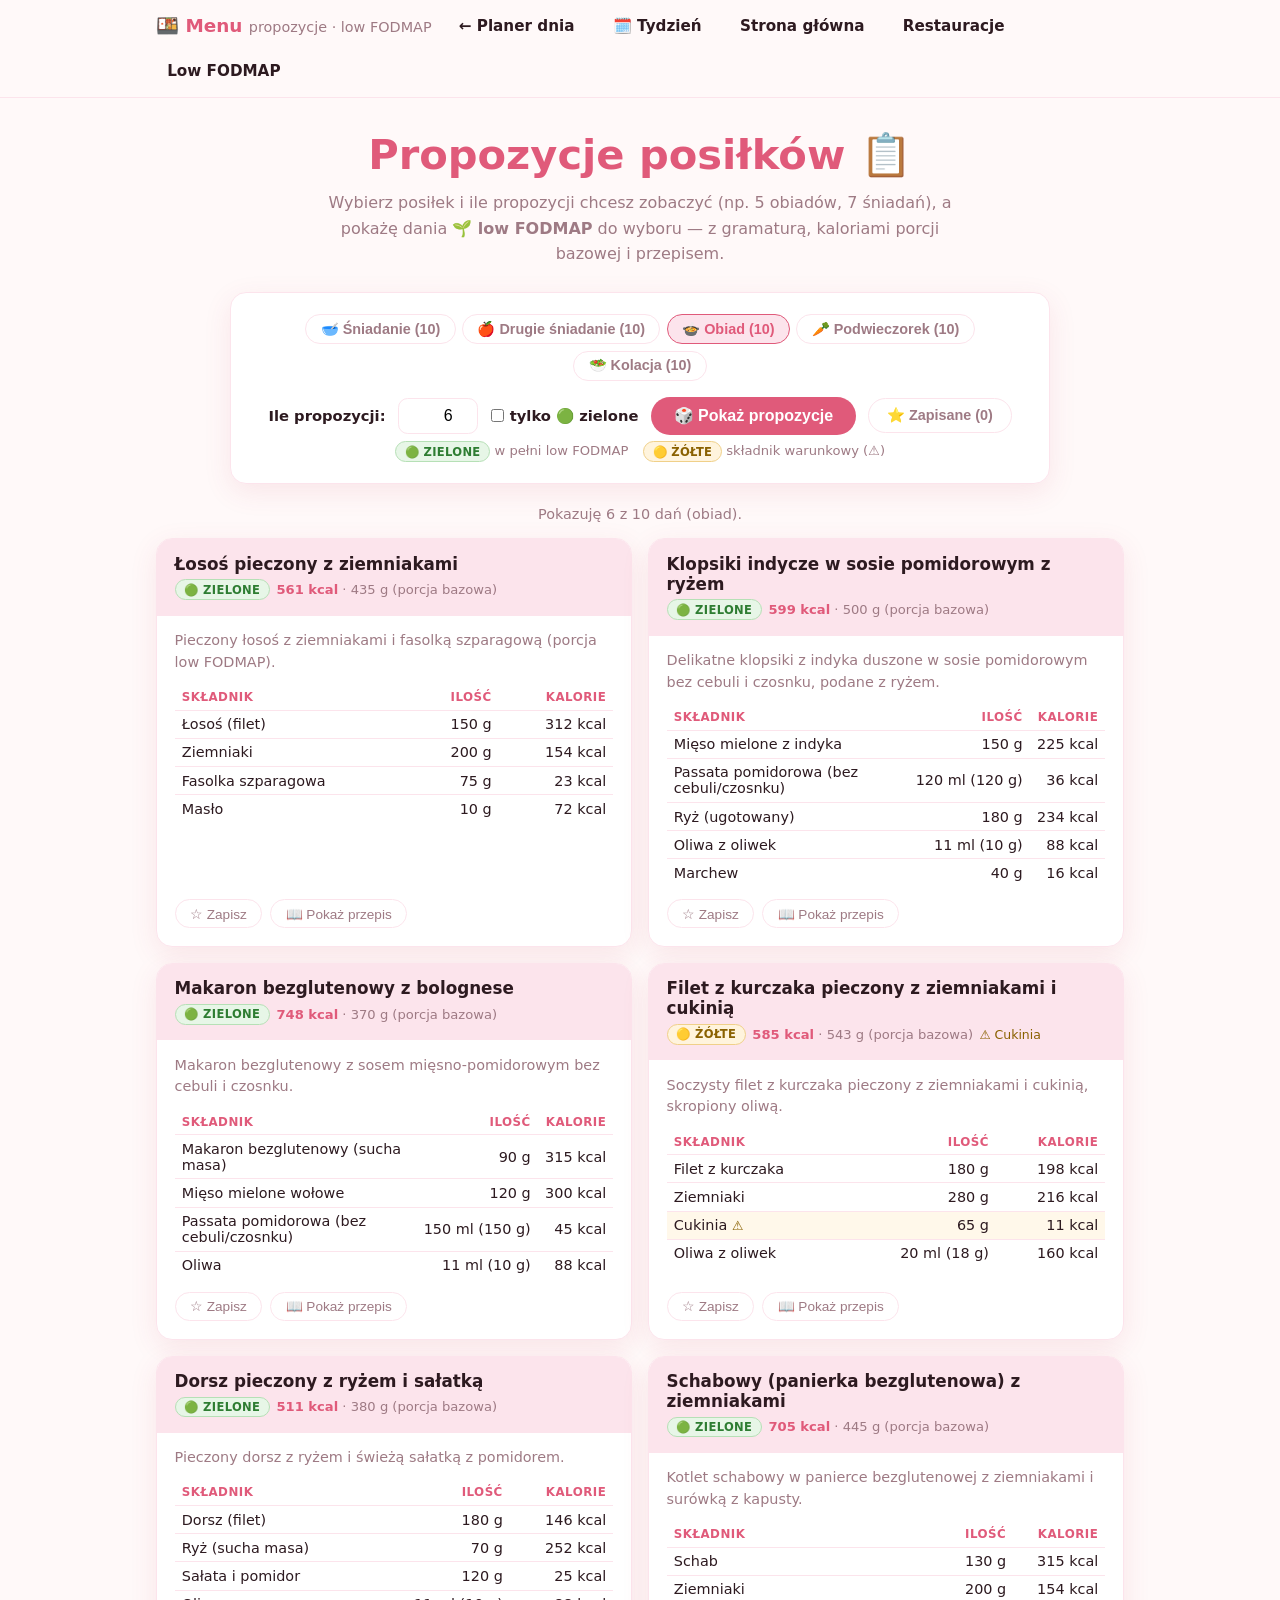
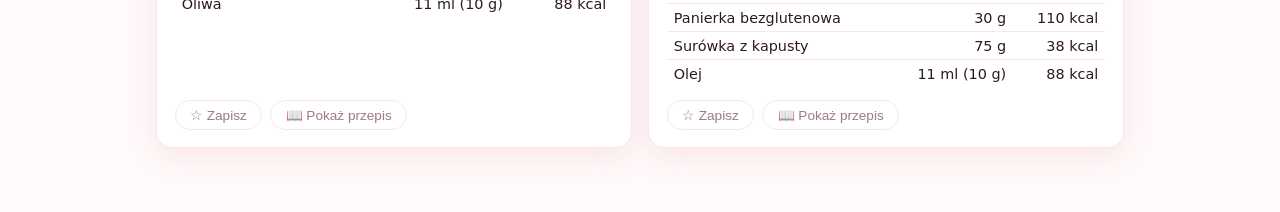
<file: menu/przegladaj.html>
<!doctype html>
<html lang="pl">
  <head>
    <meta charset="UTF-8" />
    <meta name="viewport" content="width=device-width, initial-scale=1.0" />
    <title>Propozycje posiłków — low FODMAP</title>
    <link rel="stylesheet" href="../style.css" />
    <style>
      .r-nav { position: sticky; top: 0; z-index: 40; background: rgba(255,249,249,0.92);
               backdrop-filter: blur(8px); border-bottom: 1px solid var(--rose-lt); }
      .r-nav-inner { max-width: 1000px; margin: 0 auto; padding: 0.7rem 1rem; display: flex; align-items: center;
                     gap: 1rem; flex-wrap: wrap; }
      .r-brand { font-weight: 800; color: var(--rose); text-decoration: none; font-size: 1.15rem; }
      .r-brand span { font-weight: 400; color: var(--muted); font-size: 0.9rem; }
      .r-navlink { color: var(--text); text-decoration: none; font-weight: 600; font-size: 0.95rem;
                   padding: 0.35rem 0.7rem; border-radius: 100px; }
      .r-navlink:hover { background: var(--rose-lt); color: var(--rose); }

      .wrap { max-width: 1000px; margin: 0 auto; padding: 2rem 1rem 4rem; position: relative; z-index: 1; }
      .lead { text-align: center; margin-bottom: 1.6rem; }
      .lead h1 { color: var(--rose); font-size: clamp(1.8rem, 5vw, 2.6rem); }
      .lead p { color: var(--muted); max-width: 640px; margin: 0.7rem auto 0; line-height: 1.6; }

      .controls { background: var(--card); border: 1px solid var(--rose-lt); border-radius: 1rem;
                  box-shadow: var(--shadow); padding: 1.3rem 1.4rem; max-width: 820px; margin: 0 auto 1.4rem; }
      .meal-chips { display: flex; flex-wrap: wrap; gap: 0.4rem; justify-content: center; }
      .chip { border: 1px solid var(--rose-lt); background: var(--card); color: var(--muted); border-radius: 100px;
              padding: 0.35rem 0.9rem; font-size: 0.9rem; cursor: pointer; font-weight: 600; }
      .chip.on { border-color: var(--rose); color: var(--rose); background: var(--rose-lt); font-weight: 800; }
      .row2 { display: flex; flex-wrap: wrap; gap: 0.8rem; align-items: center; justify-content: center; margin-top: 1rem; }
      .row2 label { font-weight: 700; color: var(--text); font-size: 0.92rem; }
      .cnt-input { width: 80px; padding: 0.5rem 0.6rem; border: 1px solid var(--rose-lt); border-radius: 0.6rem;
                   font-size: 1rem; text-align: right; }
      .filter-toggle { display: inline-flex; align-items: center; gap: 0.35rem; font-size: 0.88rem; color: var(--muted); }
      .btn-primary { background: var(--rose); color: #fff; border: none; font-weight: 700; font-size: 1rem;
                     padding: 0.6rem 1.4rem; border-radius: 100px; cursor: pointer; }
      .btn-primary:hover { background: #c0325a; }

      .count-note { text-align: center; color: var(--muted); font-size: 0.9rem; margin: 0 auto 1rem; }

      .grid { display: grid; grid-template-columns: repeat(auto-fill, minmax(min(320px, 100%), 1fr));
              gap: 1rem; max-width: 980px; margin: 0 auto; }
      .card { background: var(--card); border: 1px solid var(--rose-lt); border-radius: 1rem; box-shadow: var(--shadow);
              overflow: hidden; display: flex; flex-direction: column; }
      .card-head { padding: 0.9rem 1.1rem; border-bottom: 1px solid var(--rose-lt); background: var(--rose-lt); }
      .card-name { font-weight: 800; font-size: 1.05rem; }
      .card-tags { display: flex; align-items: center; gap: 0.4rem; margin-top: 0.35rem; flex-wrap: wrap; }
      .badge { display: inline-flex; align-items: center; gap: 0.3rem; font-size: 0.72rem; font-weight: 700;
               text-transform: uppercase; letter-spacing: 0.03em; padding: 0.15rem 0.55rem; border-radius: 100px;
               border: 1px solid transparent; white-space: nowrap; }
      .badge-green { background: #e7f6e7; color: #2e7d32; border-color: #b6e0b6; }
      .badge-yellow { background: #fff4dd; color: #8a6100; border-color: #f0d089; }
      .kcal-tag { font-size: 0.82rem; color: var(--muted); }
      .kcal-tag b { color: var(--rose); }
      .card-body { padding: 0.9rem 1.1rem 1.1rem; display: flex; flex-direction: column; flex: 1; }
      .card-desc { color: var(--muted); font-size: 0.9rem; margin-bottom: 0.7rem; line-height: 1.5; }
      table.ing { width: 100%; border-collapse: collapse; font-size: 0.9rem; }
      table.ing th, table.ing td { padding: 0.35rem 0.45rem; border-bottom: 1px solid var(--rose-lt); text-align: left; }
      table.ing th { color: var(--rose); font-size: 0.74rem; text-transform: uppercase; letter-spacing: 0.04em; }
      table.ing td.num, table.ing th.num { text-align: right; white-space: nowrap; }
      table.ing tr:last-child td { border-bottom: none; }
      table.ing tr.warn td { background: #fff8ea; }
      .chip-warn { color: #8a6100; font-weight: 700; margin-left: 0.3rem; font-size: 0.8rem; }
      .warn-ings { font-size: 0.78rem; color: #8a6100; }
      .card-actions { margin-top: auto; padding-top: 0.8rem; }
      .mini { border: 1px solid var(--rose-lt); background: var(--card); color: var(--muted); border-radius: 100px;
              padding: 0.35rem 0.9rem; font-size: 0.85rem; cursor: pointer; }
      .mini:hover { border-color: var(--rose); color: var(--rose); }
      .card-actions { display: flex; gap: 0.5rem; flex-wrap: wrap; align-items: center; }
      .fav-btn { border: 1px solid var(--rose-lt); background: var(--card); color: var(--muted); border-radius: 100px;
                 padding: 0.35rem 0.9rem; font-size: 0.85rem; cursor: pointer; }
      .fav-btn:hover { border-color: var(--rose); color: var(--rose); }
      .fav-btn.on { border-color: var(--rose); color: var(--rose); background: var(--rose-lt); font-weight: 700; }
      .saved-btn { border: 1px solid var(--rose-lt); background: var(--card); color: var(--muted); border-radius: 100px;
                   padding: 0.5rem 1.1rem; font-size: 0.9rem; cursor: pointer; font-weight: 700; }
      .saved-btn.on { border-color: var(--rose); color: #fff; background: var(--rose); }
      .recipe { margin-top: 0.7rem; padding-top: 0.7rem; border-top: 1px dashed var(--rose-lt); font-size: 0.9rem;
                line-height: 1.6; display: none; }
      .recipe.show { display: block; }
      .recipe ol { padding-left: 1.2rem; }
      .recipe li { margin-bottom: 0.3rem; }
      .recipe a { color: var(--rose); }
      .empty { text-align: center; color: var(--muted); padding: 2rem 1rem; }
      .legend { display: flex; gap: 0.9rem; justify-content: center; flex-wrap: wrap; margin: 0.4rem auto 0;
                font-size: 0.82rem; color: var(--muted); }
    </style>
  </head>
  <body>
    <div class="hearts-bg" aria-hidden="true" id="hearts-bg"></div>

    <nav class="r-nav">
      <div class="r-nav-inner">
        <a class="r-brand" href="../index.html">🍱 Menu <span>propozycje · low FODMAP</span></a>
        <a class="r-navlink" href="index.html">← Planer dnia</a>
        <a class="r-navlink" href="tydzien.html">🗓️ Tydzień</a>
        <a class="r-navlink" href="../index.html">Strona główna</a>
        <a class="r-navlink" href="../restauracje/index.html">Restauracje</a>
        <a class="r-navlink" href="../low-fodmap/index.html">Low FODMAP</a>
      </div>
    </nav>

    <div class="wrap">
      <div class="lead">
        <h1>Propozycje posiłków 📋</h1>
        <p>Wybierz posiłek i ile propozycji chcesz zobaczyć (np. 5 obiadów, 7 śniadań),
           a pokażę dania <strong>🌱 low FODMAP</strong> do wyboru — z gramaturą, kaloriami
           porcji bazowej i przepisem.</p>
      </div>

      <div class="controls">
        <div class="meal-chips" id="mealChips"></div>
        <div class="row2">
          <label for="cnt">Ile propozycji:</label>
          <input class="cnt-input" id="cnt" type="number" min="1" max="50" step="1" value="6" />
          <label class="filter-toggle"><input type="checkbox" id="onlyGreen" /> tylko 🟢 zielone</label>
          <button class="btn-primary" id="show">🎲 Pokaż propozycje</button>
          <button class="saved-btn" id="savedBtn" type="button">⭐ Zapisane (0)</button>
        </div>
        <div class="legend">
          <span><span class="badge badge-green">🟢 Zielone</span> w pełni low FODMAP</span>
          <span><span class="badge badge-yellow">🟡 Żółte</span> składnik warunkowy (⚠️)</span>
        </div>
      </div>

      <div class="count-note" id="note"></div>
      <div class="grid" id="grid"><div class="empty">Wczytuję dania…</div></div>
    </div>

    <script src="../hearts.js"></script>
    <script src="units.js"></script>
    <script>
      const EMOJI = { "sniadanie": "🥣", "drugie-sniadanie": "🍎", "obiad": "🍲", "podwieczorek": "🥕", "kolacja": "🥗" };
      const $ = (id) => document.getElementById(id);
      let MENU = null, byMeal = {}, currentMeal = null, savedMode = false;

      // ── Ulubione zapisywane lokalnie (localStorage) ──
      const FAV_KEY = "marta_menu_ulubione";
      function loadFav() {
        try { return new Set(JSON.parse(localStorage.getItem(FAV_KEY) || "[]")); }
        catch (e) { return new Set(); }
      }
      let FAV = loadFav();
      function saveFav() {
        try { localStorage.setItem(FAV_KEY, JSON.stringify([...FAV])); } catch (e) {}
        updateSavedBtn();
      }
      const isFav = (slug) => FAV.has(slug);
      function toggleFav(slug) {
        if (FAV.has(slug)) FAV.delete(slug); else FAV.add(slug);
        saveFav();
      }
      function updateSavedBtn() {
        const btn = $("savedBtn");
        btn.textContent = `⭐ Zapisane (${FAV.size})`;
        btn.classList.toggle("on", savedMode);
      }
      const dishBySlug = (slug) => (MENU ? MENU.dania.find((d) => d.slug === slug) : null);

      const isYellow = (d) => d && d.fodmap === "zolty";
      const escapeHtml = (s) => s.replace(/[&<>]/g, (c) => ({ "&": "&amp;", "<": "&lt;", ">": "&gt;" }[c]));
      const recipeHref = (plik) => plik.replace(/^menu\//, "");
      const shuffled = (arr) => {
        const a = arr.slice();
        for (let i = a.length - 1; i > 0; i--) { const j = Math.floor(Math.random() * (i + 1)); [a[i], a[j]] = [a[j], a[i]]; }
        return a;
      };

      async function loadData() {
        const res = await fetch("dania.json", { cache: "no-store" });
        if (!res.ok) throw new Error("Nie udało się wczytać dania.json (uruchom przez http://, nie file://).");
        MENU = await res.json();
        byMeal = {};
        for (const p of MENU.posilki) byMeal[p.slug] = [];
        for (const d of MENU.dania) (byMeal[d.posilek] ||= []).push(d);
        renderChips();
        currentMeal = MENU.posilki[2]?.slug || MENU.posilki[0].slug; // domyślnie obiad
        selectMeal(currentMeal);
      }

      function renderChips() {
        const box = $("mealChips");
        box.innerHTML = "";
        for (const p of MENU.posilki) {
          const b = document.createElement("button");
          b.className = "chip";
          b.dataset.slug = p.slug;
          b.textContent = `${EMOJI[p.slug] || ""} ${p.etykieta} (${p.liczba})`;
          b.addEventListener("click", () => selectMeal(p.slug));
          box.appendChild(b);
        }
      }

      function selectMeal(slug) {
        currentMeal = slug;
        savedMode = false; updateSavedBtn();
        for (const b of $("mealChips").children) b.classList.toggle("on", b.dataset.slug === slug);
        show();
      }

      function show() {
        const grid = $("grid");
        grid.innerHTML = "";

        if (savedMode) {
          // Tryb „Zapisane" — pokazuje ulubione dania ze WSZYSTKICH posiłków.
          let saved = MENU.dania.filter((d) => isFav(d.slug));
          if ($("onlyGreen").checked) saved = saved.filter((d) => !isYellow(d));
          $("note").textContent = FAV.size
            ? `Zapisane dania: ${saved.length}${$("onlyGreen").checked ? " (po filtrze zielonych)" : ""}.`
            : "";
          if (!saved.length) {
            grid.innerHTML = '<div class="empty">Brak zapisanych dań. Kliknij „☆ Zapisz" na karcie, żeby dodać.</div>';
            return;
          }
          for (const d of saved) grid.appendChild(card(d));
          return;
        }

        let dishes = byMeal[currentMeal] || [];
        if ($("onlyGreen").checked) dishes = dishes.filter((d) => !isYellow(d));
        const n = Math.max(1, Math.min(50, parseInt($("cnt").value, 10) || 6));
        const chosen = shuffled(dishes).slice(0, n);

        const label = MENU.posilki.find((p) => p.slug === currentMeal)?.etykieta || "";
        $("note").textContent = dishes.length
          ? `Pokazuję ${chosen.length} z ${dishes.length} dań (${label.toLowerCase()}).`
          : "";

        if (!chosen.length) {
          grid.innerHTML = '<div class="empty">Brak dań dla tego filtra.</div>';
          return;
        }
        for (const d of chosen) grid.appendChild(card(d));
      }

      function card(d) {
        const el = document.createElement("div");
        el.className = "card";
        const warunkowe = d.warunkowe || [];
        const isW = (nazwa) => warunkowe.includes(nazwa);
        const rows = d.skladniki.map((s) =>
          `<tr class="${isW(s.nazwa) ? "warn" : ""}"><td>${escapeHtml(s.nazwa)}` +
          `${isW(s.nazwa) ? '<span class="chip-warn" title="Składnik warunkowy — bezpieczny tylko w limicie porcji">⚠️</span>' : ""}` +
          `</td><td class="num">${MenuUnits.qtyLabel(Math.round(s.gramy), s.jednostka)}</td><td class="num">${Math.round(s.kcal)} kcal</td></tr>`
        ).join("");
        const badge = isYellow(d)
          ? `<span class="badge badge-yellow">🟡 Żółte</span>`
          : `<span class="badge badge-green">🟢 Zielone</span>`;
        const warnLine = (isYellow(d) && warunkowe.length)
          ? `<span class="warn-ings">⚠️ ${warunkowe.map(escapeHtml).join(", ")}</span>` : "";
        el.innerHTML = `
          <div class="card-head">
            <div class="card-name">${escapeHtml(d.nazwa)}</div>
            <div class="card-tags">
              ${badge}
              <span class="kcal-tag"><b>${d.bazowe_kcal} kcal</b> · ${d.bazowa_gramatura} g (porcja bazowa)</span>
              ${warnLine}
            </div>
          </div>
          <div class="card-body">
            ${d.opis ? `<div class="card-desc">${escapeHtml(d.opis)}</div>` : ""}
            <table class="ing">
              <thead><tr><th>Składnik</th><th class="num">Ilość</th><th class="num">Kalorie</th></tr></thead>
              <tbody>${rows}</tbody>
            </table>
            <div class="card-actions">
              <button class="fav-btn ${isFav(d.slug) ? "on" : ""}" data-act="fav">
                ${isFav(d.slug) ? "★ Zapisane" : "☆ Zapisz"}
              </button>
              <button class="mini" data-act="recipe">📖 Pokaż przepis</button>
            </div>
            <div class="recipe" data-recipe></div>
          </div>`;
        el.querySelector('[data-act="recipe"]').addEventListener("click", (e) =>
          toggleRecipe(e.target, d, el.querySelector("[data-recipe]")));
        el.querySelector('[data-act="fav"]').addEventListener("click", (e) => {
          toggleFav(d.slug);
          const on = isFav(d.slug);
          e.target.classList.toggle("on", on);
          e.target.textContent = on ? "★ Zapisane" : "☆ Zapisz";
          // W trybie „Zapisane" odznaczenie usuwa kartę z widoku.
          if (savedMode && !on) { el.remove(); if (!$("grid").children.length) show(); }
        });
        return el;
      }

      async function toggleRecipe(btn, dish, box) {
        if (box.classList.contains("show")) { box.classList.remove("show"); btn.textContent = "📖 Pokaż przepis"; return; }
        btn.textContent = "📖 Ukryj przepis";
        box.classList.add("show");
        if (box.dataset.loaded) return;
        box.innerHTML = "Wczytuję przepis…";
        const href = recipeHref(dish.plik);
        try {
          const res = await fetch(href, { cache: "no-store" });
          if (!res.ok) throw new Error("HTTP " + res.status);
          box.innerHTML = extractRecipe(await res.text(), href);
        } catch (e) {
          box.innerHTML = `<a href="${href}" target="_blank" rel="noopener">Otwórz pełny przepis →</a>`;
        }
        box.dataset.loaded = "1";
      }

      function extractRecipe(md, path) {
        const m = md.split(/^##\s+Przepis\s*$/m)[1] || "";
        const steps = m.split("\n").map((l) => l.trim()).filter((l) => /^\d+\.\s+/.test(l)).map((l) => l.replace(/^\d+\.\s+/, ""));
        const list = steps.length ? `<ol>${steps.map((s) => `<li>${escapeHtml(s)}</li>`).join("")}</ol>` : "";
        return `<strong>Przepis</strong>${list}<a href="${path}" target="_blank" rel="noopener">Pełny plik →</a>`;
      }

      $("show").addEventListener("click", () => { savedMode = false; updateSavedBtn(); show(); });
      $("cnt").addEventListener("change", show);
      $("onlyGreen").addEventListener("change", show);
      $("savedBtn").addEventListener("click", () => { savedMode = !savedMode; updateSavedBtn(); show(); });

      updateSavedBtn();
      loadData().catch((err) => { $("grid").innerHTML = `<div class="empty">${err.message}</div>`; });
    </script>
  </body>
</html>
</file>
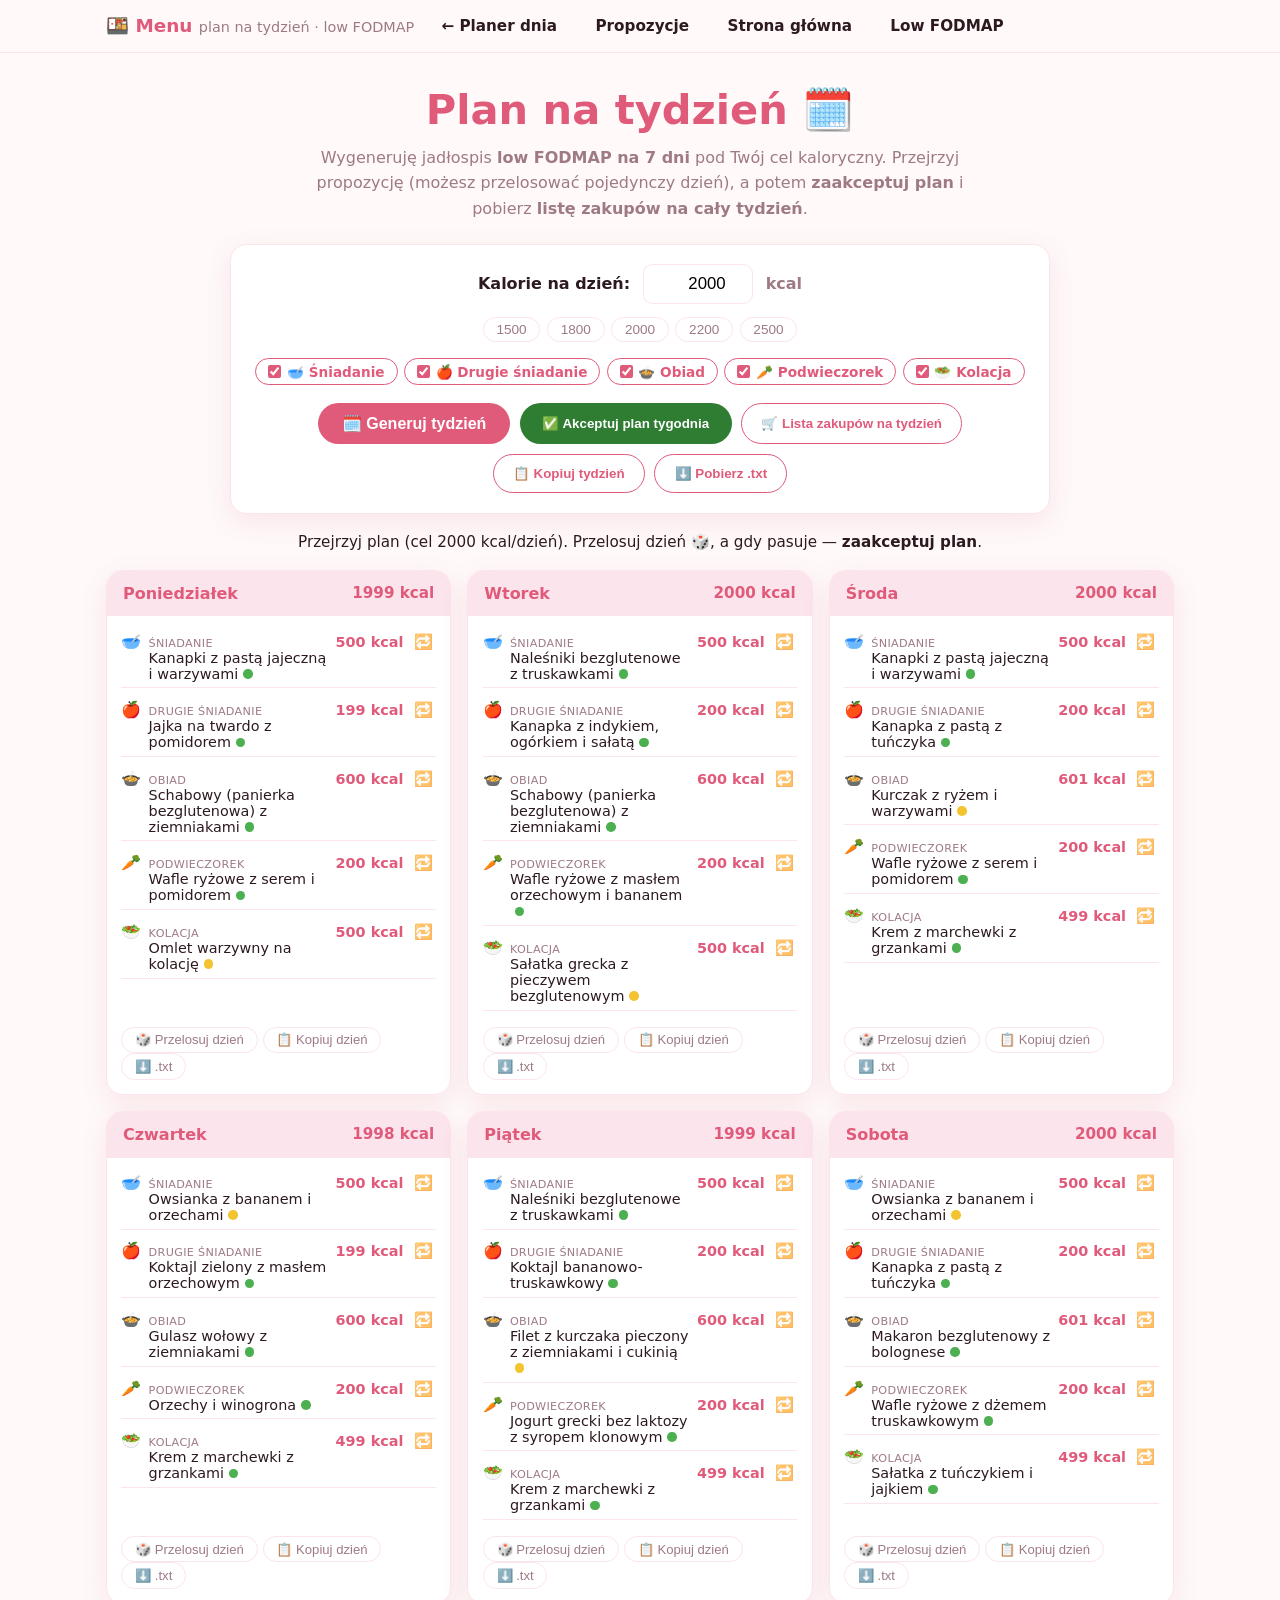
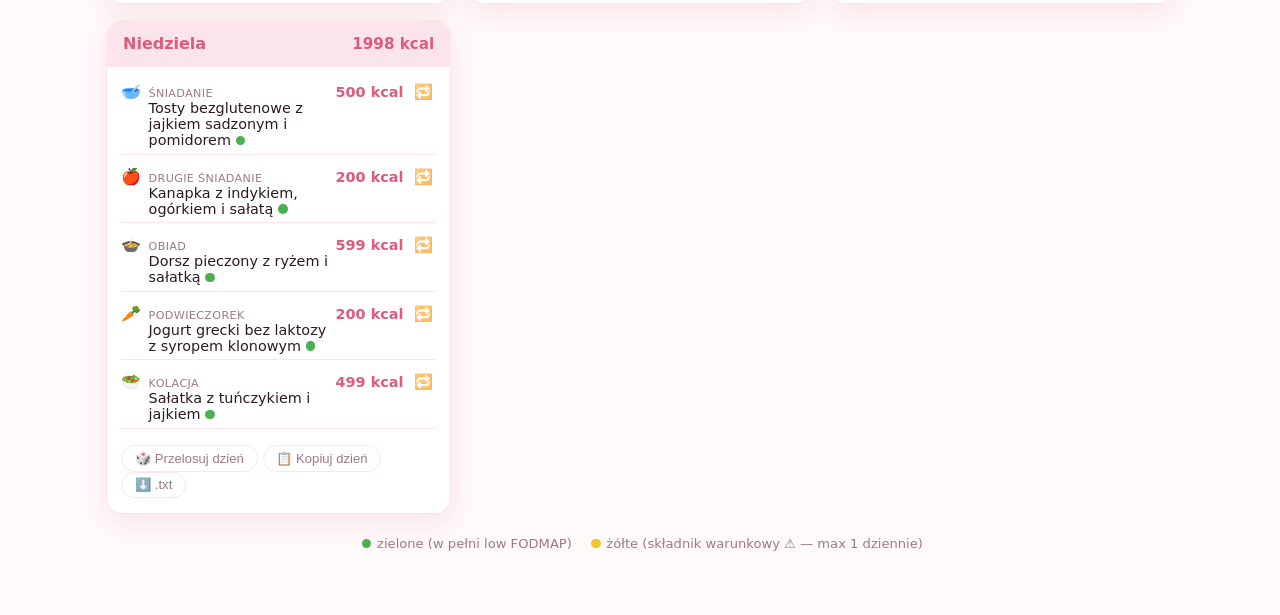
<file: menu/tydzien.html>
<!doctype html>
<html lang="pl">
  <head>
    <meta charset="UTF-8" />
    <meta name="viewport" content="width=device-width, initial-scale=1.0" />
    <title>Plan na tydzień — low FODMAP</title>
    <link rel="stylesheet" href="../style.css" />
    <style>
      .r-nav { position: sticky; top: 0; z-index: 40; background: rgba(255,249,249,0.92);
               backdrop-filter: blur(8px); border-bottom: 1px solid var(--rose-lt); }
      .r-nav-inner { max-width: 1100px; margin: 0 auto; padding: 0.7rem 1rem; display: flex; align-items: center;
                     gap: 1rem; flex-wrap: wrap; }
      .r-brand { font-weight: 800; color: var(--rose); text-decoration: none; font-size: 1.15rem; }
      .r-brand span { font-weight: 400; color: var(--muted); font-size: 0.9rem; }
      .r-navlink { color: var(--text); text-decoration: none; font-weight: 600; font-size: 0.95rem;
                   padding: 0.35rem 0.7rem; border-radius: 100px; }
      .r-navlink:hover { background: var(--rose-lt); color: var(--rose); }

      .wrap { max-width: 1100px; margin: 0 auto; padding: 2rem 1rem 4rem; position: relative; z-index: 1; }
      .lead { text-align: center; margin-bottom: 1.4rem; }
      .lead h1 { color: var(--rose); font-size: clamp(1.8rem, 5vw, 2.6rem); }
      .lead p { color: var(--muted); max-width: 680px; margin: 0.7rem auto 0; line-height: 1.6; }

      .controls { background: var(--card); border: 1px solid var(--rose-lt); border-radius: 1rem;
                  box-shadow: var(--shadow); padding: 1.2rem 1.3rem; max-width: 820px; margin: 0 auto 1.2rem; }
      .kcal-row { display: flex; align-items: center; gap: 0.8rem; flex-wrap: wrap; justify-content: center; }
      .kcal-row label { font-weight: 700; }
      .kcal-input { width: 110px; padding: 0.55rem 0.7rem; border: 1px solid var(--rose-lt); border-radius: 0.6rem;
                    font-size: 1.05rem; text-align: right; }
      .kcal-presets { display: flex; gap: 0.4rem; flex-wrap: wrap; justify-content: center; margin-top: 0.8rem; }
      .kbtn { border: 1px solid var(--rose-lt); background: var(--card); color: var(--muted); border-radius: 100px;
              padding: 0.28rem 0.8rem; font-size: 0.85rem; cursor: pointer; }
      .kbtn:hover { border-color: var(--rose); color: var(--rose); }
      .meals-toggle { display: flex; flex-wrap: wrap; gap: 0.4rem; justify-content: center; margin-top: 1rem; }
      .mtog { display: inline-flex; align-items: center; gap: 0.35rem; border: 1px solid var(--rose-lt);
              background: var(--card); border-radius: 100px; padding: 0.28rem 0.75rem; font-size: 0.85rem;
              cursor: pointer; color: var(--muted); user-select: none; }
      .mtog input { accent-color: var(--rose); }
      .mtog.on { border-color: var(--rose); color: var(--rose); font-weight: 700; }
      .gen-row { display: flex; gap: 0.6rem; justify-content: center; margin-top: 1.1rem; flex-wrap: wrap; }
      .btn-primary { background: var(--rose); color: #fff; border: none; font-weight: 700; font-size: 1rem;
                     padding: 0.7rem 1.5rem; border-radius: 100px; cursor: pointer; }
      .btn-primary:hover { background: #c0325a; }
      .btn-ghost { background: var(--card); color: var(--rose); border: 1px solid var(--rose); font-weight: 700;
                   padding: 0.7rem 1.2rem; border-radius: 100px; cursor: pointer; }
      .btn-ok { background: #2e7d32; color: #fff; border: none; font-weight: 700; padding: 0.7rem 1.4rem;
                border-radius: 100px; cursor: pointer; }
      .btn-ok:hover { background: #256628; }

      .status { text-align: center; max-width: 820px; margin: 0 auto 1.2rem; font-size: 0.95rem; }
      .status .ok { color: #2e7d32; font-weight: 700; }

      .week { display: grid; grid-template-columns: repeat(auto-fill, minmax(min(300px, 100%), 1fr));
              gap: 1rem; max-width: 1100px; margin: 0 auto; }
      .day { background: var(--card); border: 1px solid var(--rose-lt); border-radius: 1rem; box-shadow: var(--shadow);
             overflow: hidden; display: flex; flex-direction: column; }
      .day-head { display: flex; align-items: center; gap: 0.6rem; padding: 0.8rem 1rem; background: var(--rose-lt);
                  border-bottom: 1px solid var(--rose-lt); }
      .day-name { font-weight: 800; color: var(--rose); }
      .day-kcal { margin-left: auto; font-weight: 800; color: var(--rose); font-size: 0.95rem; }
      .day-body { padding: 0.6rem 0.9rem 0.9rem; display: flex; flex-direction: column; gap: 0.4rem; flex: 1; }
      .m-row { display: flex; align-items: baseline; gap: 0.45rem; padding: 0.35rem 0; border-bottom: 1px solid var(--rose-lt);
               font-size: 0.9rem; }
      .m-row:last-of-type { border-bottom: none; }
      .m-emoji { font-size: 1rem; }
      .m-name { flex: 1; }
      .m-name .cat { display: block; font-size: 0.7rem; text-transform: uppercase; letter-spacing: 0.03em; color: var(--muted); }
      .m-kcal { color: var(--rose); font-weight: 700; white-space: nowrap; }
      .dot { display: inline-block; width: 0.6rem; height: 0.6rem; border-radius: 50%; margin-left: 0.3rem; }
      .dot-green { background: #4caf50; }
      .dot-yellow { background: #f4c430; }
      .day-actions { margin-top: auto; padding-top: 0.6rem; }
      .mini { border: 1px solid var(--rose-lt); background: var(--card); color: var(--muted); border-radius: 100px;
              padding: 0.3rem 0.8rem; font-size: 0.82rem; cursor: pointer; }
      .mini:hover { border-color: var(--rose); color: var(--rose); }
      .legend { display: flex; gap: 0.9rem; justify-content: center; flex-wrap: wrap; margin: 1.4rem auto 0;
                font-size: 0.82rem; color: var(--muted); }
      .legend span { display: inline-flex; align-items: center; gap: 0.35rem; }
      .empty { text-align: center; color: var(--muted); padding: 2rem 1rem; }

      /* Modal (zakupy na tydzień) */
      .modal-bg { position: fixed; inset: 0; background: rgba(45,26,32,0.45); z-index: 100; display: none;
                  align-items: flex-start; justify-content: center; padding: 4vh 1rem; overflow-y: auto; }
      .modal-bg.show { display: flex; }
      .modal { background: var(--card); border-radius: 1rem; box-shadow: 0 20px 60px rgba(0,0,0,0.25);
               max-width: 640px; width: 100%; overflow: hidden; }
      .modal-head { display: flex; align-items: center; gap: 0.7rem; padding: 1rem 1.3rem; background: var(--rose-lt);
                    border-bottom: 1px solid var(--rose-lt); }
      .modal-head h2 { color: var(--rose); font-size: 1.2rem; margin: 0; }
      .modal-head .close { margin-left: auto; border: none; background: transparent; font-size: 1.5rem; cursor: pointer;
                           color: var(--muted); line-height: 1; }
      .modal-body { padding: 1.1rem 1.3rem 1.4rem; }
      .shop-list { list-style: none; padding: 0; margin: 0.4rem 0 0; }
      .shop-list li { display: flex; justify-content: space-between; gap: 1rem; padding: 0.4rem 0;
                      border-bottom: 1px solid var(--rose-lt); font-size: 0.95rem; }
      .shop-list li .q { color: var(--rose); font-weight: 700; white-space: nowrap; }
      .modal-actions { display: flex; gap: 0.5rem; margin-top: 1rem; flex-wrap: wrap; }
      .copied { color: #2e7d32; font-size: 0.85rem; align-self: center; }

      /* Klikalny posiłek + zmiana dania w karcie dnia */
      .m-name.m-open { flex: 1; text-align: left; background: none; border: none; padding: 0; cursor: pointer;
                       color: var(--text); font: inherit; }
      .m-name.m-open:hover { color: var(--rose); text-decoration: underline; }
      .m-swap { border: none; background: none; cursor: pointer; font-size: 0.95rem; padding: 0 0.2rem;
                opacity: 0.6; }
      .m-swap:hover { opacity: 1; }

      /* Popup szczegółów dania */
      .dish-cat { font-size: 0.78rem; font-weight: 700; text-transform: uppercase; letter-spacing: 0.05em; color: var(--rose); }
      .dish-name { font-size: 1.3rem; margin: 0.2rem 0 0.5rem; color: var(--text); }
      .dish-tags { display: flex; align-items: center; gap: 0.5rem; flex-wrap: wrap; margin-bottom: 0.6rem; }
      .badge { display: inline-flex; align-items: center; gap: 0.3rem; font-size: 0.72rem; font-weight: 700;
               text-transform: uppercase; letter-spacing: 0.03em; padding: 0.15rem 0.55rem; border-radius: 100px;
               border: 1px solid transparent; white-space: nowrap; }
      .badge-green { background: #e7f6e7; color: #2e7d32; border-color: #b6e0b6; }
      .badge-yellow { background: #fff4dd; color: #8a6100; border-color: #f0d089; }
      .kcal-tag { font-size: 0.85rem; color: var(--muted); }
      .kcal-tag b { color: var(--rose); }
      .warn-ings { font-size: 0.8rem; color: #8a6100; }
      .dish-desc { color: var(--muted); font-size: 0.95rem; line-height: 1.5; margin: 0 0 0.8rem; }
      table.ing { width: 100%; border-collapse: collapse; font-size: 0.92rem; }
      table.ing th, table.ing td { padding: 0.4rem 0.5rem; border-bottom: 1px solid var(--rose-lt); text-align: left; }
      table.ing th { color: var(--rose); font-size: 0.78rem; text-transform: uppercase; letter-spacing: 0.04em; }
      table.ing td.num, table.ing th.num { text-align: right; white-space: nowrap; }
      table.ing tr:last-child td { border-bottom: none; }
      table.ing tr.warn td { background: #fff8ea; }
      .chip-warn { color: #8a6100; font-weight: 700; font-size: 0.8rem; }
      .dish-actions { display: flex; gap: 0.5rem; margin-top: 0.9rem; flex-wrap: wrap; }
      .recipe { margin-top: 0.8rem; padding-top: 0.8rem; border-top: 1px dashed var(--rose-lt); font-size: 0.92rem;
                line-height: 1.6; display: none; }
      .recipe.show { display: block; }
      .recipe ol { padding-left: 1.2rem; }
      .recipe li { margin-bottom: 0.3rem; }
      .recipe a { color: var(--rose); }

      /* Toast (potwierdzenie kopiowania) */
      .toast { position: fixed; left: 50%; bottom: 1.5rem; transform: translateX(-50%) translateY(1rem);
               background: #2e7d32; color: #fff; padding: 0.7rem 1.3rem; border-radius: 100px; font-weight: 700;
               font-size: 0.9rem; box-shadow: 0 8px 24px rgba(0,0,0,0.2); opacity: 0; pointer-events: none;
               transition: opacity 0.25s, transform 0.25s; z-index: 200; }
      .toast.show { opacity: 1; transform: translateX(-50%) translateY(0); }
    </style>
  </head>
  <body>
    <div class="hearts-bg" aria-hidden="true" id="hearts-bg"></div>

    <nav class="r-nav">
      <div class="r-nav-inner">
        <a class="r-brand" href="../index.html">🍱 Menu <span>plan na tydzień · low FODMAP</span></a>
        <a class="r-navlink" href="index.html">← Planer dnia</a>
        <a class="r-navlink" href="przegladaj.html">Propozycje</a>
        <a class="r-navlink" href="../index.html">Strona główna</a>
        <a class="r-navlink" href="../low-fodmap/index.html">Low FODMAP</a>
      </div>
    </nav>

    <div class="wrap">
      <div class="lead">
        <h1>Plan na tydzień 🗓️</h1>
        <p>Wygeneruję jadłospis <strong>low FODMAP na 7 dni</strong> pod Twój cel kaloryczny.
           Przejrzyj propozycję (możesz przelosować pojedynczy dzień), a potem
           <strong>zaakceptuj plan</strong> i pobierz <strong>listę zakupów na cały tydzień</strong>.</p>
      </div>

      <div class="controls">
        <div class="kcal-row">
          <label for="kcal">Kalorie na dzień:</label>
          <input class="kcal-input" id="kcal" type="number" min="1000" max="4000" step="50" value="2000" />
          <span style="font-weight:700;color:var(--muted)">kcal</span>
        </div>
        <div class="kcal-presets" id="presets">
          <button class="kbtn" data-k="1500">1500</button>
          <button class="kbtn" data-k="1800">1800</button>
          <button class="kbtn" data-k="2000">2000</button>
          <button class="kbtn" data-k="2200">2200</button>
          <button class="kbtn" data-k="2500">2500</button>
        </div>
        <div class="meals-toggle" id="mealsToggle"></div>
        <div class="gen-row">
          <button class="btn-primary" id="generate">🗓️ Generuj tydzień</button>
          <button class="btn-ok" id="accept" hidden>✅ Akceptuj plan tygodnia</button>
          <button class="btn-ghost" id="shopping" hidden>🛒 Lista zakupów na tydzień</button>
          <button class="btn-ghost" id="exportWeek" hidden>📋 Kopiuj tydzień</button>
          <button class="btn-ghost" id="downloadWeek" hidden>⬇️ Pobierz .txt</button>
        </div>
      </div>

      <div class="status" id="status"></div>

      <div class="week" id="week"><div class="empty">Generuję plan na tydzień…</div></div>

      <div class="legend">
        <span><span class="dot dot-green"></span> zielone (w pełni low FODMAP)</span>
        <span><span class="dot dot-yellow"></span> żółte (składnik warunkowy ⚠️ — max 1 dziennie)</span>
      </div>
    </div>

    <div class="modal-bg" id="shopModal">
      <div class="modal">
        <div class="modal-head">
          <h2>🛒 Zakupy na tydzień</h2>
          <button class="close" id="shopClose" aria-label="Zamknij">×</button>
        </div>
        <div class="modal-body">
          <div id="shopMeta" style="color:var(--muted);font-size:0.9rem"></div>
          <ul class="shop-list" id="shopList"></ul>
          <div class="modal-actions">
            <button class="btn-primary" id="shopCopy">📋 Kopiuj listę</button>
            <button class="btn-ghost" id="shopDownload">⬇️ Pobierz .txt</button>
            <span class="copied" id="shopCopied" hidden>Skopiowano ✓</span>
          </div>
        </div>
      </div>
    </div>

    <div class="modal-bg" id="dishModal">
      <div class="modal">
        <div class="modal-head">
          <h2>🍽️ Szczegóły dania</h2>
          <button class="close" id="dishClose" aria-label="Zamknij">×</button>
        </div>
        <div class="modal-body" id="dishBody"></div>
      </div>
    </div>

    <div class="toast" id="toast" aria-live="polite"></div>

    <script src="../hearts.js"></script>
    <script src="units.js"></script>
    <script>
      const BASE_WEIGHTS = { "sniadanie": 25, "drugie-sniadanie": 10, "obiad": 30, "podwieczorek": 10, "kolacja": 25 };
      const EMOJI = { "sniadanie": "🥣", "drugie-sniadanie": "🍎", "obiad": "🍲", "podwieczorek": "🥕", "kolacja": "🥗" };
      const DAYS = ["Poniedziałek", "Wtorek", "Środa", "Czwartek", "Piątek", "Sobota", "Niedziela"];
      const DAY_FILES = ["poniedzialek", "wtorek", "sroda", "czwartek", "piatek", "sobota", "niedziela"];
      const dayFile = (i) => DAY_FILES[i] || ("dzien-" + (i + 1));
      const TOTAL_WEIGHT = 100;
      const SAVE_KEY = "marta_menu_tydzien";

      const $ = (id) => document.getElementById(id);
      let MENU = null, byMeal = {}, active = {}, week = [], accepted = false;

      const isYellow = (d) => d && d.fodmap === "zolty";
      const pick = (arr) => arr[Math.floor(Math.random() * arr.length)];
      const escapeHtml = (s) => s.replace(/[&<>]/g, (c) => ({ "&": "&amp;", "<": "&lt;", ">": "&gt;" }[c]));
      const clampKcal = (v) => Math.min(4000, Math.max(1000, v));
      const shuffled = (arr) => {
        const a = arr.slice();
        for (let i = a.length - 1; i > 0; i--) { const j = Math.floor(Math.random() * (i + 1)); [a[i], a[j]] = [a[j], a[i]]; }
        return a;
      };

      async function loadData() {
        const res = await fetch("dania.json", { cache: "no-store" });
        if (!res.ok) throw new Error("Nie udało się wczytać dania.json (uruchom przez http://, nie file://).");
        MENU = await res.json();
        byMeal = {};
        for (const p of MENU.posilki) byMeal[p.slug] = [];
        for (const d of MENU.dania) (byMeal[d.posilek] ||= []).push(d);
        for (const p of MENU.posilki) active[p.slug] = true;
        renderToggles();
      }

      function renderToggles() {
        const box = $("mealsToggle");
        box.innerHTML = "";
        for (const p of MENU.posilki) {
          const lab = document.createElement("label");
          lab.className = "mtog" + (active[p.slug] ? " on" : "");
          lab.innerHTML = `<input type="checkbox" ${active[p.slug] ? "checked" : ""}> ${EMOJI[p.slug] || ""} ${p.etykieta}`;
          lab.querySelector("input").addEventListener("change", (e) => {
            active[p.slug] = e.target.checked;
            lab.classList.toggle("on", e.target.checked);
          });
          box.appendChild(lab);
        }
      }

      const activeSlugs = () => MENU.posilki.filter((p) => active[p.slug]).map((p) => p.slug);

      // Udział kcal na posiłek: < 3 posiłków → porcje domyślne (waga/100), ≥ 3 → do celu.
      function mealTargets(slugs, target) {
        const out = {};
        if (slugs.length >= 3) {
          let sum = 0; for (const s of slugs) sum += BASE_WEIGHTS[s] || 0;
          for (const s of slugs) out[s] = target * ((BASE_WEIGHTS[s] || 0) / (sum || 1));
        } else {
          for (const s of slugs) out[s] = target * ((BASE_WEIGHTS[s] || 0) / TOTAL_WEIGHT);
        }
        return out;
      }

      // Plan jednego dnia: max 1 żółte danie (jak w planerze dnia).
      function generateDay(slugs, target) {
        const w = mealTargets(slugs, target);
        const plan = {}; let yellowUsed = false;
        for (const slug of shuffled(slugs)) {
          const dishes = byMeal[slug] || [];
          if (!dishes.length) continue;
          let dish;
          if (yellowUsed) { const greens = dishes.filter((d) => !isYellow(d)); dish = greens.length ? pick(greens) : pick(dishes); }
          else dish = pick(dishes);
          if (isYellow(dish)) yellowUsed = true;
          plan[slug] = { slug: dish.slug, factor: w[slug] / dish.bazowe_kcal };
        }
        return plan;
      }

      function scaleDish(dish, factor) {
        const ing = dish.skladniki.map((s) => ({
          nazwa: s.nazwa,
          gramy: Math.max(1, Math.round(s.gramy * factor)),
          kcal: Math.round(s.kcal * factor),
          jednostka: s.jednostka || null,
        }));
        return { ing, kcal: ing.reduce((a, s) => a + s.kcal, 0), gramy: ing.reduce((a, s) => a + s.gramy, 0) };
      }
      const dishBySlug = (slug) => MENU.dania.find((d) => d.slug === slug);

      function generateWeek() {
        const target = clampKcal(parseInt($("kcal").value, 10) || 2000);
        const slugs = activeSlugs();
        if (!slugs.length) { $("week").innerHTML = '<div class="empty">Zaznacz przynajmniej jeden posiłek.</div>'; return; }
        week = [];
        for (let i = 0; i < 7; i++) week.push(generateDay(slugs, target));
        accepted = false;
        render();
      }

      function rerollDay(i) {
        const target = clampKcal(parseInt($("kcal").value, 10) || 2000);
        week[i] = generateDay(activeSlugs(), target);
        accepted = false;
        render();
      }

      function render() {
        const box = $("week");
        box.innerHTML = "";
        if (!week.length) { box.innerHTML = '<div class="empty">Kliknij „Generuj tydzień".</div>'; return; }
        week.forEach((plan, i) => box.appendChild(dayCard(plan, i)));
        $("accept").hidden = false;
        $("shopping").hidden = false;
        $("exportWeek").hidden = false;
        $("downloadWeek").hidden = false;
        renderStatus();
      }

      function renderStatus() {
        const target = clampKcal(parseInt($("kcal").value, 10) || 2000);
        $("status").innerHTML = accepted
          ? `<span class="ok">✅ Plan tygodnia zaakceptowany i zapisany.</span> Możesz pobrać listę zakupów na tydzień.`
          : `Przejrzyj plan (cel ${target} kcal/dzień). Przelosuj dzień 🎲, a gdy pasuje — <strong>zaakceptuj plan</strong>.`;
      }

      function dayCard(plan, i) {
        const el = document.createElement("div");
        el.className = "day";
        let total = 0;
        const posilki = MENU.posilki.filter((p) => plan[p.slug]);
        const rows = posilki.map((p) => {
          const dish = dishBySlug(plan[p.slug].slug);
          const s = scaleDish(dish, plan[p.slug].factor);
          total += s.kcal;
          const dot = isYellow(dish) ? "dot-yellow" : "dot-green";
          return `<div class="m-row">
              <span class="m-emoji">${EMOJI[p.slug] || "🍽️"}</span>
              <button class="m-name m-open" data-slug="${p.slug}" title="Pokaż szczegóły i przepis">
                <span class="cat">${p.etykieta}</span>${escapeHtml(dish.nazwa)}<span class="dot ${dot}"></span>
              </button>
              <span class="m-kcal">${s.kcal} kcal</span>
              <button class="m-swap" data-swap="${p.slug}" title="Zmień to danie">🔁</button>
            </div>`;
        }).join("");
        el.innerHTML = `
          <div class="day-head">
            <span class="day-name">${DAYS[i]}</span>
            <span class="day-kcal">${total} kcal</span>
          </div>
          <div class="day-body">
            ${rows}
            <div class="day-actions">
              <button class="mini" data-reroll>🎲 Przelosuj dzień</button>
              <button class="mini" data-exportday>📋 Kopiuj dzień</button>
              <button class="mini" data-dlday>⬇️ .txt</button>
            </div>
          </div>`;
        el.querySelector("[data-reroll]").addEventListener("click", () => rerollDay(i));
        el.querySelector("[data-exportday]").addEventListener("click", () => copyText(exportDayText(i), "Skopiowano plan dnia ✓"));
        el.querySelector("[data-dlday]").addEventListener("click", () => {
          MenuUnits.download(`plan-${dayFile(i)}.txt`, exportDayText(i)); toast("Pobrano plan dnia ⬇️");
        });
        el.querySelectorAll("[data-swap]").forEach((b) =>
          b.addEventListener("click", () => swapMeal(i, b.dataset.swap)));
        el.querySelectorAll(".m-open").forEach((b) =>
          b.addEventListener("click", () => openDishDetail(i, b.dataset.slug)));
        return el;
      }

      // Zamiana pojedynczego dania w danym dniu (respektuje limit 1 żółtego/dzień).
      function swapMeal(dayIndex, slug) {
        const plan = week[dayIndex];
        const dishes = byMeal[slug] || [];
        if (dishes.length <= 1) return;
        const yellowElsewhere = Object.keys(plan).some(
          (s) => s !== slug && isYellow(dishBySlug(plan[s].slug)));
        let pool = yellowElsewhere ? dishes.filter((d) => !isYellow(d)) : dishes;
        if (!pool.length) pool = dishes;
        let d;
        do { d = pick(pool); } while (d.slug === plan[slug].slug && pool.length > 1);
        const target = clampKcal(parseInt($("kcal").value, 10) || 2000);
        const w = mealTargets(activeSlugs(), target);
        plan[slug] = { slug: d.slug, factor: w[slug] / d.bazowe_kcal };
        accepted = false;
        render();
      }

      // ── Akceptacja: zapis do localStorage ──
      function acceptWeek() {
        const target = clampKcal(parseInt($("kcal").value, 10) || 2000);
        const data = { target, meals: activeSlugs(), days: week, savedAt: new Date().toISOString() };
        try { localStorage.setItem(SAVE_KEY, JSON.stringify(data)); accepted = true; }
        catch (e) { accepted = true; }
        renderStatus();
      }

      function loadSaved() {
        try {
          const raw = localStorage.getItem(SAVE_KEY);
          if (!raw) return false;
          const data = JSON.parse(raw);
          if (!data.days || !data.days.length) return false;
          // odtwórz ustawienia
          $("kcal").value = data.target || 2000;
          for (const p of MENU.posilki) active[p.slug] = (data.meals || []).includes(p.slug);
          if (!activeSlugs().length) for (const p of MENU.posilki) active[p.slug] = true;
          renderToggles();
          // filtruj do dań, które nadal istnieją
          week = data.days.map((plan) => {
            const out = {};
            for (const slug in plan) if (dishBySlug(plan[slug].slug)) out[slug] = plan[slug];
            return out;
          });
          accepted = true;
          render();
          return true;
        } catch (e) { return false; }
      }

      // ── Zakupy / agregacja składników ──
      const qtyLabel = (it) => MenuUnits.qtyLabel(it.gramy, it.jednostka);
      // Sumuje pozycje [{nazwa,gramy,jednostka}] — produkty z grupą scala razem.
      function aggregate(entries) {
        const map = new Map();
        for (const it of entries) {
          const j = it.jednostka;
          const key = (j && j.grupa) ? j.grupa : it.nazwa;
          const cur = map.get(key) || { nazwa: (j && j.nazwa_grupy) ? j.nazwa_grupy : it.nazwa, gramy: 0, jednostka: j };
          cur.gramy += it.gramy;
          map.set(key, cur);
        }
        return [...map.values()].map((it) => ({ ...it, gramy: Math.round(it.gramy) }))
          .sort((a, b) => a.nazwa.localeCompare(b.nazwa, "pl"));
      }
      function planEntries(plan) {
        const all = [];
        for (const slug in plan) {
          const dish = dishBySlug(plan[slug].slug);
          if (!dish) continue;
          for (const ing of scaleDish(dish, plan[slug].factor).ing)
            all.push({ nazwa: ing.nazwa, gramy: ing.gramy, jednostka: ing.jednostka });
        }
        return all;
      }
      const dayShopping = (plan) => aggregate(planEntries(plan));
      function weekIngredients() {
        const all = [];
        for (const plan of week) all.push(...planEntries(plan));
        return aggregate(all);
      }
      function shoppingText() {
        return "Lista zakupów na tydzień\n" + weekIngredients().map((it) => `- ${it.nazwa}: ${qtyLabel(it)}`).join("\n");
      }

      // ── Eksport tekstowy ──
      function dayTotalKcal(plan) {
        let t = 0;
        for (const slug in plan) { const d = dishBySlug(plan[slug].slug); if (d) t += scaleDish(d, plan[slug].factor).kcal; }
        return t;
      }
      function exportDayText(i) {
        const plan = week[i];
        const lines = [`${DAYS[i]} — ${dayTotalKcal(plan)} kcal`, ""];
        for (const p of MENU.posilki) {
          if (!plan[p.slug]) continue;
          const dish = dishBySlug(plan[p.slug].slug);
          const s = scaleDish(dish, plan[p.slug].factor);
          lines.push(`${p.etykieta.toUpperCase()}: ${dish.nazwa} — ${s.kcal} kcal`);
          for (const ing of s.ing) lines.push(`  - ${ing.nazwa}: ${MenuUnits.qtyLabel(ing.gramy, ing.jednostka)}`);
          lines.push("");
        }
        lines.push("Lista zakupów (dzień):");
        for (const it of dayShopping(plan)) lines.push(`- ${it.nazwa}: ${qtyLabel(it)}`);
        return lines.join("\n");
      }
      function exportWeekText() {
        const target = clampKcal(parseInt($("kcal").value, 10) || 2000);
        const parts = [`PLAN NA TYDZIEŃ — cel ${target} kcal/dzień`, "=".repeat(40), ""];
        week.forEach((_, i) => { parts.push(exportDayText(i), "", "-".repeat(40), ""); });
        parts.push("LISTA ZAKUPÓW NA CAŁY TYDZIEŃ:");
        for (const it of weekIngredients()) parts.push(`- ${it.nazwa}: ${qtyLabel(it)}`);
        return parts.join("\n");
      }

      // ── Popup ze szczegółami dania (jak na stronie głównej) ──
      const recipeHref = (plik) => plik.replace(/^menu\//, "");
      function extractRecipe(md, path) {
        const m = md.split(/^##\s+Przepis\s*$/m)[1] || "";
        const steps = m.split("\n").map((l) => l.trim()).filter((l) => /^\d+\.\s+/.test(l)).map((l) => l.replace(/^\d+\.\s+/, ""));
        const list = steps.length ? `<ol>${steps.map((s) => `<li>${escapeHtml(s)}</li>`).join("")}</ol>` : "";
        return `<strong>Przepis</strong>${list}<a href="${path}" target="_blank" rel="noopener">Pełny plik →</a>`;
      }
      async function toggleRecipe(btn, dish, box) {
        if (box.classList.contains("show")) { box.classList.remove("show"); btn.textContent = "📖 Pokaż przepis"; return; }
        btn.textContent = "📖 Ukryj przepis"; box.classList.add("show");
        if (box.dataset.loaded) return;
        box.innerHTML = "Wczytuję przepis…";
        const href = recipeHref(dish.plik);
        try {
          const res = await fetch(href, { cache: "no-store" });
          if (!res.ok) throw new Error("HTTP " + res.status);
          box.innerHTML = extractRecipe(await res.text(), href);
        } catch (e) { box.innerHTML = `<a href="${href}" target="_blank" rel="noopener">Otwórz pełny przepis →</a>`; }
        box.dataset.loaded = "1";
      }
      function openDishDetail(dayIndex, slug) {
        const entry = week[dayIndex][slug];
        const dish = dishBySlug(entry.slug);
        const p = MENU.posilki.find((x) => x.slug === slug);
        const s = scaleDish(dish, entry.factor);
        const warunkowe = dish.warunkowe || [];
        const isW = (n) => warunkowe.includes(n);
        const badge = isYellow(dish) ? `<span class="badge badge-yellow">🟡 Żółte</span>` : `<span class="badge badge-green">🟢 Zielone</span>`;
        const warnLine = (isYellow(dish) && warunkowe.length) ? `<span class="warn-ings">⚠️ warunkowo: ${warunkowe.map(escapeHtml).join(", ")}</span>` : "";
        const rows = s.ing.map((ing) =>
          `<tr class="${isW(ing.nazwa) ? "warn" : ""}"><td>${escapeHtml(ing.nazwa)}${isW(ing.nazwa) ? ' <span class="chip-warn">⚠️</span>' : ""}</td>` +
          `<td class="num">${MenuUnits.qtyLabel(ing.gramy, ing.jednostka)}</td><td class="num">${ing.kcal} kcal</td></tr>`).join("");
        $("dishBody").innerHTML = `
          <div class="dish-cat">${EMOJI[slug] || "🍽️"} ${p ? p.etykieta : ""} · ${DAYS[dayIndex]}</div>
          <h2 class="dish-name">${escapeHtml(dish.nazwa)}</h2>
          <div class="dish-tags">${badge}<span class="kcal-tag"><b>${s.kcal} kcal</b> · ${s.gramy} g</span>${warnLine}</div>
          ${dish.opis ? `<p class="dish-desc">${escapeHtml(dish.opis)}</p>` : ""}
          <table class="ing"><thead><tr><th>Składnik</th><th class="num">Ilość</th><th class="num">Kalorie</th></tr></thead><tbody>${rows}</tbody></table>
          <div class="dish-actions">
            <button class="mini" id="dishRecipeBtn">📖 Pokaż przepis</button>
            <button class="mini" id="dishSwapBtn">🔁 Zmień danie</button>
          </div>
          <div class="recipe" id="dishRecipe"></div>`;
        $("dishRecipeBtn").addEventListener("click", (e) => toggleRecipe(e.target, dish, $("dishRecipe")));
        $("dishSwapBtn").addEventListener("click", () => { swapMeal(dayIndex, slug); openDishDetail(dayIndex, slug); });
        $("dishModal").classList.add("show");
      }
      const closeDish = () => $("dishModal").classList.remove("show");

      // ── Kopiowanie do schowka + toast ──
      let toastTimer = null;
      function toast(msg) {
        const t = $("toast"); t.textContent = msg; t.classList.add("show");
        clearTimeout(toastTimer); toastTimer = setTimeout(() => t.classList.remove("show"), 2200);
      }
      async function copyText(txt, msg) {
        try { await navigator.clipboard.writeText(txt); toast(msg || "Skopiowano ✓"); }
        catch (e) {
          const ta = document.createElement("textarea"); ta.value = txt; document.body.appendChild(ta); ta.select();
          try { document.execCommand("copy"); toast(msg || "Skopiowano ✓"); } catch (_) {}
          ta.remove();
        }
      }
      function openShopping() {
        const items = weekIngredients();
        $("shopMeta").textContent = items.length ? `${items.length} pozycji · na 7 dni` : "Najpierw wygeneruj tydzień.";
        $("shopList").innerHTML = items.map((it) => `<li><span>${escapeHtml(it.nazwa)}</span><span class="q">${qtyLabel(it)}</span></li>`).join("");
        $("shopCopied").hidden = true;
        $("shopModal").classList.add("show");
      }
      async function copyShopping() {
        const txt = shoppingText();
        try { await navigator.clipboard.writeText(txt); $("shopCopied").hidden = false; }
        catch (e) {
          const ta = document.createElement("textarea"); ta.value = txt; document.body.appendChild(ta); ta.select();
          try { document.execCommand("copy"); $("shopCopied").hidden = false; } catch (_) {}
          ta.remove();
        }
      }
      const closeShopping = () => $("shopModal").classList.remove("show");

      // ── Kontrolki ──
      $("presets").addEventListener("click", (e) => { if (e.target.dataset.k) $("kcal").value = e.target.dataset.k; });
      $("generate").addEventListener("click", generateWeek);
      $("accept").addEventListener("click", acceptWeek);
      $("shopping").addEventListener("click", openShopping);
      $("shopClose").addEventListener("click", closeShopping);
      $("shopCopy").addEventListener("click", copyShopping);
      $("shopModal").addEventListener("click", (e) => { if (e.target.id === "shopModal") closeShopping(); });
      $("exportWeek").addEventListener("click", () => copyText(exportWeekText(), "Skopiowano plan tygodnia ✓"));
      $("downloadWeek").addEventListener("click", () => { MenuUnits.download("plan-tydzien.txt", exportWeekText()); toast("Pobrano plan tygodnia ⬇️"); });
      $("shopDownload").addEventListener("click", () => { MenuUnits.download("zakupy-tydzien.txt", shoppingText()); toast("Pobrano listę ⬇️"); });
      $("dishClose").addEventListener("click", closeDish);
      $("dishModal").addEventListener("click", (e) => { if (e.target.id === "dishModal") closeDish(); });
      document.addEventListener("keydown", (e) => { if (e.key === "Escape") { closeShopping(); closeDish(); } });

      loadData()
        .then(() => { if (!loadSaved()) generateWeek(); })
        .catch((err) => { $("week").innerHTML = `<div class="empty">${err.message}</div>`; });
    </script>
  </body>
</html>
</file>
<file: style.css>
:root {
  --rose:    #e05a7a;
  --rose-lt: #fce4ec;
  --cream:   #fff9f9;
  --card:    #ffffff;
  --text:    #2d1a20;
  --muted:   #9e7a84;
  --shadow:  0 8px 28px rgba(200, 60, 90, 0.10);
}

* { box-sizing: border-box; margin: 0; padding: 0; }

body {
  font-family: system-ui, -apple-system, Segoe UI, Roboto, sans-serif;
  background: var(--cream);
  color: var(--text);
  overflow-x: hidden;
}

/* ── Floating hearts background ── */
.hearts-bg {
  position: fixed;
  inset: 0;
  pointer-events: none;
  z-index: 0;
  overflow: hidden;
}

.heart {
  position: absolute;
  bottom: -60px;
  font-size: 1.4rem;
  opacity: 0;
  animation: floatUp linear infinite;
  user-select: none;
}

@keyframes floatUp {
  0%   { transform: translateY(0) scale(0.8) rotate(-10deg); opacity: 0; }
  10%  { opacity: 0.6; }
  90%  { opacity: 0.3; }
  100% { transform: translateY(-110vh) scale(1.1) rotate(10deg); opacity: 0; }
}

/* ── Hero ── */
.hero {
  position: relative;
  z-index: 1;
  min-height: 100svh;
  display: flex;
  align-items: center;
  justify-content: center;
  background: linear-gradient(160deg, #ff8fa3 0%, #e05a7a 50%, #c0325a 100%);
  color: #fff;
  text-align: center;
  padding: 2rem 1rem;
}

.hero-inner { max-width: 600px; }

.from {
  font-size: 0.95rem;
  letter-spacing: 0.18em;
  text-transform: uppercase;
  opacity: 0.85;
  margin-bottom: 1rem;
}

.headline {
  font-size: clamp(3rem, 10vw, 6.5rem);
  font-weight: 800;
  line-height: 1.05;
  text-shadow: 0 4px 20px rgba(0,0,0,0.15);
  animation: fadeInUp 1s ease both;
}

.subline {
  margin-top: 1.25rem;
  font-size: clamp(1.1rem, 3vw, 1.5rem);
  opacity: 0.9;
  animation: fadeInUp 1s 0.3s ease both;
}

.scroll-btn {
  display: inline-block;
  margin-top: 2.5rem;
  padding: 0.8rem 2.2rem;
  border: 2px solid rgba(255,255,255,0.8);
  border-radius: 100px;
  color: #fff;
  text-decoration: none;
  font-weight: 600;
  letter-spacing: 0.05em;
  transition: background 0.2s, color 0.2s;
  animation: fadeInUp 1s 0.6s ease both;
}
.scroll-btn:hover {
  background: #fff;
  color: var(--rose);
}

@keyframes fadeInUp {
  from { opacity: 0; transform: translateY(24px); }
  to   { opacity: 1; transform: translateY(0); }
}

/* ── Letter ── */
.letter-section {
  position: relative;
  z-index: 1;
  padding: 5rem 1rem;
  display: flex;
  justify-content: center;
}

.letter-card {
  background: var(--card);
  border-radius: 1.25rem;
  box-shadow: var(--shadow);
  max-width: 680px;
  width: 100%;
  overflow: hidden;
}

.letter-label {
  background: var(--rose);
  color: #fff;
  padding: 0.65rem 1.5rem;
  font-size: 0.85rem;
  letter-spacing: 0.15em;
  text-transform: uppercase;
  font-weight: 700;
}

.letter-body {
  padding: 2rem 2.2rem 2.5rem;
  line-height: 1.85;
  font-size: 1.08rem;
}

.letter-body p + p { margin-top: 1rem; }

.letter-sign {
  margin-top: 1.5rem;
  font-weight: 700;
  color: var(--rose);
  font-size: 1.1rem;
}

/* ── Reasons ── */
.reasons-section {
  position: relative;
  z-index: 1;
  padding: 0 1rem 5rem;
  text-align: center;
}

.reasons-section h2 {
  font-size: clamp(1.5rem, 4vw, 2.2rem);
  color: var(--rose);
  margin-bottom: 2rem;
}

.reasons-list {
  list-style: none;
  display: flex;
  flex-direction: column;
  align-items: center;
  gap: 1rem;
  max-width: 560px;
  margin: 0 auto;
}

.reasons-list li {
  background: var(--card);
  border-left: 4px solid var(--rose);
  border-radius: 0.6rem;
  padding: 0.9rem 1.4rem;
  box-shadow: var(--shadow);
  width: 100%;
  text-align: left;
  font-size: 1.05rem;
  opacity: 0;
  transform: translateX(-20px);
  transition: opacity 0.5s ease, transform 0.5s ease;
}

.reasons-list li.visible {
  opacity: 1;
  transform: translateX(0);
}

/* ── Strona główna: wyśrodkowanie kafelków ── */
.home-main {
  position: relative;
  z-index: 1;
  min-height: 100svh;
  display: flex;
  align-items: center;
  justify-content: center;
  padding: 2rem 1rem;
}

/* ── Menu / kafelki wyboru ── */
.menu-section {
  position: relative;
  z-index: 1;
  width: 100%;
  padding: 0 1rem;
  text-align: center;
}

.menu-section h2 {
  font-size: clamp(1.5rem, 4vw, 2.2rem);
  color: var(--rose);
  margin-bottom: 0.6rem;
}

.menu-intro {
  color: var(--muted);
  margin-bottom: 2rem;
  font-size: 1.02rem;
}

.tiles {
  display: grid;
  /* min(240px, 100%) pozwala kolumnie zwęzić się do szerokości ekranu na
     telefonie — bez tego siatka wymuszała kolumny szersze niż ekran i
     kafelki wychodziły poza widok. */
  grid-template-columns: repeat(auto-fit, minmax(min(240px, 100%), 1fr));
  gap: 1.2rem;
  width: 100%;
  max-width: 900px;
  margin: 0 auto;
}

.tile {
  display: flex;
  flex-direction: column;
  align-items: center;
  gap: 0.5rem;
  background: var(--card);
  border-radius: 1.1rem;
  padding: 2rem 1.4rem;
  box-shadow: var(--shadow);
  text-decoration: none;
  color: var(--text);
  border: 1px solid var(--rose-lt);
  transition: transform 0.25s ease, box-shadow 0.25s ease;
}

.tile:hover {
  transform: translateY(-4px);
  box-shadow: 0 16px 40px rgba(200, 60, 90, 0.18);
}

.tile-emoji {
  font-size: 2.6rem;
  line-height: 1;
}

.tile-title {
  font-size: 1.3rem;
  font-weight: 800;
  color: var(--rose);
  max-width: 100%;
}

.tile-desc {
  font-size: 0.95rem;
  color: var(--muted);
  line-height: 1.5;
  /* Bez tego opis (element flex przy align-items:center) przyjmuje szerokość
     najdłuższej linii i wychodzi poza kafelek na wąskim ekranie. */
  max-width: 100%;
}

/* ── Footer ── */
.site-footer {
  position: relative;
  z-index: 1;
  text-align: center;
  padding: 2rem 1rem;
  color: var(--muted);
  font-size: 0.9rem;
  border-top: 1px solid var(--rose-lt);
}
</file>
